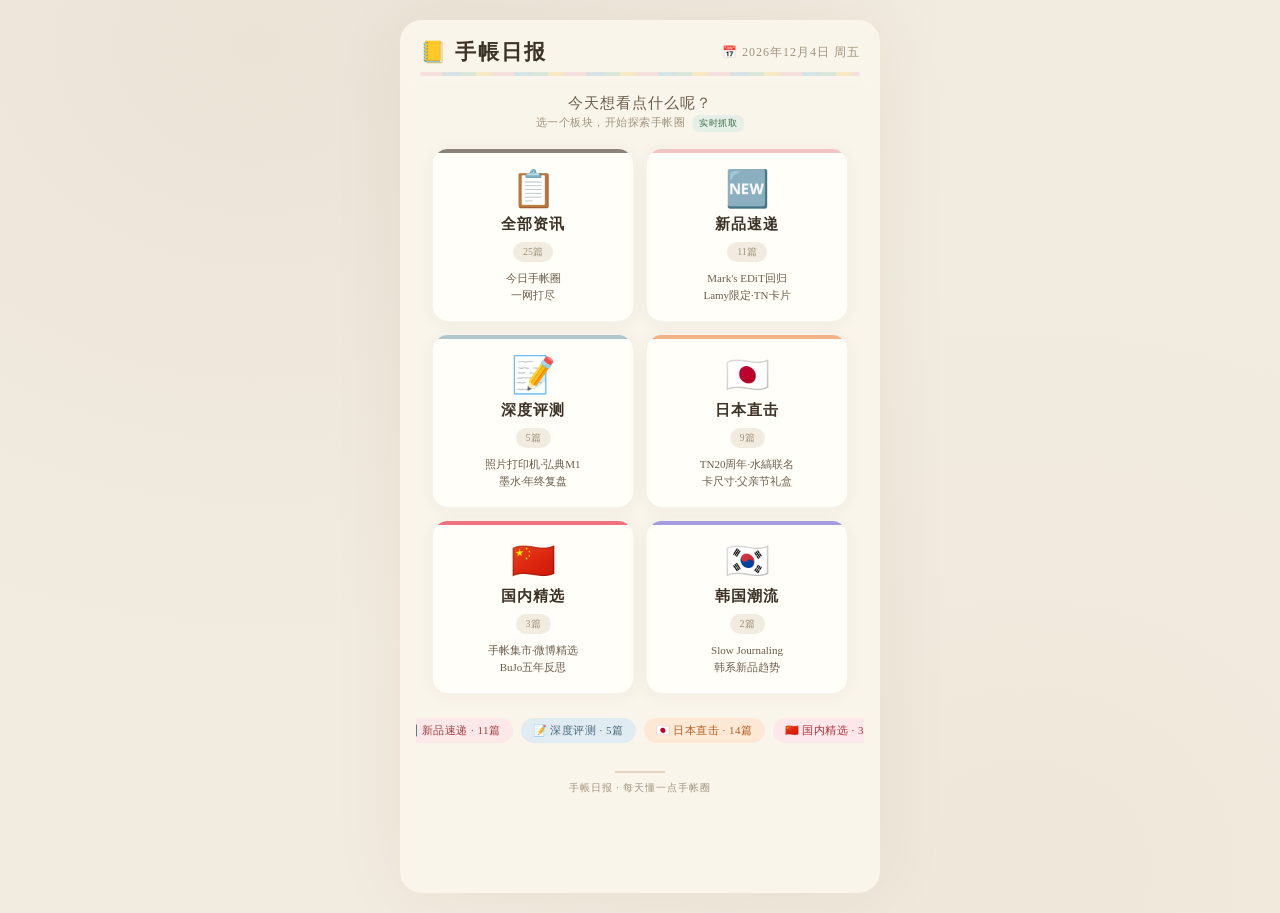
<file: techo-daily/index.html>
<!DOCTYPE html>
<html lang="zh-CN">
<head>
<meta charset="UTF-8">
<meta name="viewport" content="width=device-width, initial-scale=1.0">
<meta name="description" content="手帳日报 · 手帐圈每日资讯看板 —— 覆盖日本、韩国、国内新品速递、深度评测与趋势洞察，每天懂一点手帐圈。">
<meta http-equiv="Content-Security-Policy" content="default-src 'self'; script-src 'self' 'unsafe-inline'; style-src 'self' 'unsafe-inline' https://fonts.googleapis.com; font-src https://fonts.gstatic.com; img-src 'self' data: https:; connect-src 'self' https:;">
<title>📒 手帳日报 · 手帐圈每日看板</title>
<link rel="preload" as="style" href="https://fonts.googleapis.com/css2?family=Noto+Serif+SC:wght@300;400;600;700&display=swap" onload="this.onload=null;this.rel='stylesheet'">
<noscript><link rel="stylesheet" href="https://fonts.googleapis.com/css2?family=Noto+Serif+SC:wght@300;400;600;700&display=swap"></noscript>
<style>
:root{--p:#faf5eb;--p2:#f2ece0;--c:#fffef9;--l:#e2d6c0;--l2:#d4c8ad;--i:#3d3226;--i2:#6b5d4b;--i3:#a0937d;--pk:#e8a0a0;--bl:#7b9eae;--mt:#8db5a0;--yl:#e0c97f;--lv:#b8a9c9;--wpk:#f2d5d5;--wbl:#c5d9e0;--wmt:#c8dfd3;--wyl:#f3e5b0;--sh:0 2px 16px rgba(60,40,20,.05);--sh2:0 4px 24px rgba(60,40,20,.1);--r:16px;--rs:10px}
*{margin:0;padding:0;box-sizing:border-box}
body{font-family:'Noto Serif SC','STSong','Songti SC','SimSun',serif;background:#f2ece0;background-image:radial-gradient(ellipse at 20% 5%,rgba(180,160,140,.12) 0%,transparent 50%),radial-gradient(ellipse at 80% 95%,rgba(200,170,140,.08) 0%,transparent 50%);color:var(--i);min-height:100vh;display:flex;justify-content:center;-webkit-font-smoothing:antialiased}
.app{width:100%;max-width:480px;background:var(--p);min-height:100vh;position:relative;overflow-x:hidden;box-shadow:0 0 80px rgba(80,50,20,.06)}
@media(min-width:481px){body{padding:20px 0}.app{border-radius:22px;min-height:calc(100vh - 40px)}}
.hd{padding:18px 20px 10px;position:sticky;top:0;z-index:100;background:linear-gradient(180deg,var(--p) 80%,rgba(250,245,235,.94) 95%,transparent);backdrop-filter:blur(8px)}
.hd-row{display:flex;align-items:center;justify-content:space-between;margin-bottom:6px}
.hd-logo{font-size:21px;font-weight:700;letter-spacing:2px;display:flex;align-items:center;gap:4px}
.hd-date{font-size:12px;color:var(--i3);letter-spacing:1px}
.hd-div{height:4px;background:repeating-linear-gradient(90deg,var(--wpk) 0,var(--wpk) 22px,var(--wbl) 22px,var(--wbl) 40px,var(--wmt) 40px,var(--wmt) 56px,var(--wyl) 56px,var(--wyl) 72px);border-radius:2px;margin-top:6px;opacity:.65}
.scene{display:none;padding:0 16px 80px}.scene.active{display:block}
.back-btn{display:inline-flex;align-items:center;gap:4px;padding:5px 12px;border-radius:18px;border:1.5px solid var(--l);background:var(--c);color:var(--i2);font-size:11px;cursor:pointer;letter-spacing:.5px;transition:all .2s;flex-shrink:0}
.back-btn:active{transform:scale(.95);background:var(--p2)}
.ft{text-align:center;padding:18px;font-size:10px;color:var(--i3);letter-spacing:1px}.ft-div{width:50px;height:2px;background:var(--l);margin:0 auto 8px;border-radius:1px}
.bt{position:fixed;bottom:22px;right:calc(50% - 222px);width:38px;height:38px;border-radius:50%;background:var(--c);border:1px solid var(--l);box-shadow:var(--sh);display:flex;align-items:center;justify-content:center;font-size:16px;cursor:pointer;opacity:0;pointer-events:none;transition:opacity .3s;z-index:50}.bt.v{opacity:1;pointer-events:auto}
.hero{padding:8px 16px 12px;text-align:center}.hero h2{font-size:15px;font-weight:400;color:var(--i2);letter-spacing:1px;margin-bottom:2px}.hero p{font-size:11px;color:var(--i3);letter-spacing:.5px}
.nav-grid{display:grid;grid-template-columns:1fr 1fr;gap:12px;padding:4px 16px 20px}
.nav-card{background:var(--c);border-radius:var(--r);padding:22px 16px 18px;box-shadow:var(--sh);cursor:pointer;transition:all .22s;position:relative;overflow:hidden;border:1px solid rgba(200,180,150,.15);text-align:center;display:flex;flex-direction:column;align-items:center;gap:8px}
.nav-card:active{transform:scale(.96)}.nav-card .nc-ico{font-size:36px;line-height:1}.nav-card .nc-ttl{font-size:15px;font-weight:700;color:var(--i);letter-spacing:1px}.nav-card .nc-cnt{font-size:10px;color:var(--i3);background:var(--p2);padding:3px 10px;border-radius:10px}.nav-card .nc-desc{font-size:11px;color:var(--i2);line-height:1.5}
.nav-card.nc-new{--accent:var(--pk)}.nav-card.nc-review{--accent:var(--bl)}.nav-card.nc-jp{--accent:#e8833a}.nav-card.nc-cn{--accent:#e6162d}.nav-card.nc-kr{--accent:#6a5acd}.nav-card.nc-all{--accent:var(--i)}
.nav-card::after{content:'';position:absolute;top:0;left:0;right:0;height:4px;background:var(--accent);border-radius:0 0 2px 2px;opacity:.6}
.stats{display:flex;gap:8px;padding:4px 16px 10px;overflow-x:auto;scrollbar-width:none;justify-content:center}.stats::-webkit-scrollbar{display:none}
.sc{padding:5px 12px;border-radius:16px;font-size:11px;white-space:nowrap;letter-spacing:.5px}
.sc.nc-new{background:#fce8e8;color:#a04040}.sc.nc-review{background:#e0ecf2;color:#4a6b7a}.sc.nc-jp{background:#fde8d5;color:#b06020}.sc.nc-cn{background:#fce8ea;color:#b0303a}.sc.nc-kr{background:#ece8f7;color:#5a4a7a}
.list-header{padding:0 16px 12px;display:flex;align-items:center;gap:8px}.list-header .lh-ico{font-size:28px}.list-header .lh-info{flex:1}.list-header .lh-ttl{font-size:18px;font-weight:700;letter-spacing:1px}.list-header .lh-sub{font-size:11px;color:var(--i3);letter-spacing:.5px}
.feed{display:flex;flex-direction:column;gap:12px}
.cd{background:var(--c);border-radius:var(--r);padding:15px 17px;box-shadow:var(--sh);cursor:pointer;transition:all .22s;position:relative;overflow:hidden;border:1px solid rgba(200,180,150,.15)}
.cd::before{content:'';position:absolute;left:0;top:14px;bottom:14px;width:3px;border-radius:2px;opacity:.45}
.cd.t-new::before{background:var(--pk)}.cd.t-review::before{background:var(--bl)}.cd.t-jp::before{background:#e8833a}.cd.t-cn::before{background:#e6162d}.cd.t-kr::before{background:#6a5acd}.cd.t-inspo::before{background:var(--lv)}.cd.t-event::before{background:var(--yl)}
.cd:active{transform:scale(.985)}
.cd-top{display:flex;align-items:center;justify-content:space-between;margin-bottom:7px}
.cd-src{display:flex;align-items:center;gap:5px;font-size:10px;color:var(--i3);letter-spacing:.5px}
.cd-av{width:18px;height:18px;border-radius:50%;display:flex;align-items:center;justify-content:center;font-size:9px;font-weight:700;color:#fff;flex-shrink:0}
.av-wad{background:#5b7b8a}.av-gs{background:#3d4a55}.av-moi{background:#6b5b7b}.av-tf{background:#c17d3a}.av-kok{background:#c41e2a}.av-md{background:#5a7d4a}.av-wb{background:#e6162d}.av-xhs{background:#fe2c55}.av-bl{background:#fb7299}.av-hobo{background:#e8833a}.av-mt{background:#c8a45c}.av-pl{background:#1a3a5c}.av-ooh{background:#d4a0a0}.av-ico{background:#6b8eaa}.av-mot{background:#8b6b5a}
.cd-badge{font-size:9px;padding:2px 9px;border-radius:10px;letter-spacing:.5px;font-weight:600}
.bd-new{background:#fce8e8;color:#a04040}.bd-review{background:#e0ecf2;color:#4a6b7a}.bd-jp{background:#fde8d5;color:#b06020}.bd-cn{background:#fce8ea;color:#b0303a}.bd-kr{background:#ece8f7;color:#5a4a7a}.bd-inspo{background:#f3ecf7;color:#6a5a7a}.bd-event{background:#faf0d7;color:#8a7030}
.cd-title{font-size:15px;font-weight:700;line-height:1.5;margin-bottom:5px}
.cd-desc{font-size:12px;line-height:1.65;color:var(--i2);display:-webkit-box;-webkit-line-clamp:3;-webkit-box-orient:vertical;overflow:hidden}
.cd-img{width:100%;height:150px;object-fit:cover;border-radius:var(--rs);margin-top:9px;background:var(--p2);aspect-ratio:3/2}
.cd-foot{display:flex;align-items:center;justify-content:space-between;margin-top:8px;font-size:10px;color:var(--i3)}
.cd-lang{font-size:9px;padding:2px 7px;border-radius:7px;background:var(--p2);color:var(--i3)}
.emp{text-align:center;padding:50px 20px;color:var(--i3)}.emp-emoji{font-size:42px;margin-bottom:10px;opacity:.5}.emp-txt{font-size:13px;letter-spacing:1px}
.mo{position:fixed;inset:0;background:rgba(40,30,20,.5);z-index:200;display:flex;align-items:flex-end;justify-content:center;opacity:0;pointer-events:none;transition:opacity .3s}.mo.on{opacity:1;pointer-events:auto}
.ms{width:100%;max-width:480px;max-height:92vh;background:var(--c);border-radius:24px 24px 0 0;display:flex;flex-direction:column;transform:translateY(100%);transition:transform .38s cubic-bezier(.32,.72,0,1);overflow:hidden}.mo.on .ms{transform:translateY(0)}
.ms-handle{width:36px;height:5px;background:var(--l);border-radius:3px;margin:10px auto 4px;flex-shrink:0}
.ms-scroll{overflow-y:auto;-webkit-overflow-scrolling:touch;padding:0 20px 30px}
.ms-top{display:flex;align-items:center;justify-content:space-between;margin-bottom:10px}
.ms-src{display:flex;align-items:center;gap:7px;font-size:11px;color:var(--i3)}
.ms-close{width:30px;height:30px;border-radius:50%;border:1px solid var(--l);background:none;font-size:16px;cursor:pointer;display:flex;align-items:center;justify-content:center;color:var(--i2);flex-shrink:0}
.ms-ttl{font-size:18px;font-weight:700;line-height:1.5;margin-bottom:8px}.ms-img{width:100%;max-height:210px;object-fit:cover;border-radius:var(--rs);margin-bottom:12px;background:var(--p2);aspect-ratio:4/3}
.ms-sec{font-size:10px;font-weight:700;letter-spacing:2px;color:var(--i3);margin:16px 0 6px;text-transform:uppercase;padding-bottom:3px;border-bottom:1px dashed var(--l);display:flex;align-items:center;gap:6px}
.ms-summary{font-size:14px;line-height:1.85;color:var(--i);text-align:justify;background:#fdf9f2;padding:14px;border-radius:var(--rs);border:1px solid var(--l)}
.ms-full{font-size:13px;line-height:1.9;color:var(--i);text-align:justify}.ms-full p{margin-bottom:10px}
.ms-orig{font-size:12px;line-height:1.7;color:var(--i2);background:var(--p2);padding:13px;border-radius:var(--rs);font-style:italic;white-space:pre-wrap}
.ms-link{display:block;margin-top:12px;padding:11px;text-align:center;border-radius:var(--rs);background:var(--i);color:#fff;text-decoration:none;font-size:12px;letter-spacing:1px;font-weight:600;transition:opacity .2s}.ms-link:active{opacity:.8}
.ms-meta{text-align:center;margin-top:8px;font-size:10px;color:var(--i3)}
.src-tag{display:inline-block;font-size:9px;padding:2px 7px;border-radius:7px;margin-left:4px}.src-tag.scraped{background:#e5efe8;color:#3a6a45}.src-tag.partial{background:#faf0d7;color:#8a7030}
.sr-only{position:absolute;width:1px;height:1px;padding:0;margin:-1px;overflow:hidden;clip:rect(0,0,0,0);white-space:nowrap;border:0}.sr-only:focus{position:static;width:auto;height:auto;margin:0;overflow:visible;clip:auto;white-space:normal;padding:10px 20px;background:var(--i);color:#fff;font-size:13px;text-decoration:none;display:block;text-align:center;z-index:9999}
</style>
</head>
<body>
<a href="#scHome" class="sr-only">跳转到主要内容</a>
<div class="app" id="app">
<div class="hd"><div class="hd-row"><button class="back-btn" id="backBtn" onclick="showHome()" style="display:none">← 首页</button><div class="hd-logo">📒 手帳日报</div><div class="hd-date" id="hdDate"></div></div><div class="hd-div"></div></div>

<!-- 第1层：首页导航 -->
<div class="scene active" id="scHome">
<div class="hero"><h2>今天想看点什么呢？</h2><p>选一个板块，开始探索手帐圈 <span class="src-tag scraped">实时抓取</span></p></div>
<div class="nav-grid">
<div class="nav-card nc-all" onclick="showList('all')"><span class="nc-ico">📋</span><span class="nc-ttl">全部资讯</span><span class="nc-cnt">25篇</span><span class="nc-desc">今日手帐圈<br>一网打尽</span></div>
<div class="nav-card nc-new" onclick="showList('new')"><span class="nc-ico">🆕</span><span class="nc-ttl">新品速递</span><span class="nc-cnt">11篇</span><span class="nc-desc">Mark's EDiT回归<br>Lamy限定·TN卡片</span></div>
<div class="nav-card nc-review" onclick="showList('review')"><span class="nc-ico">📝</span><span class="nc-ttl">深度评测</span><span class="nc-cnt">5篇</span><span class="nc-desc">照片打印机·弘典M1<br>墨水·年终复盘</span></div>
<div class="nav-card nc-jp" onclick="showList('jp')"><span class="nc-ico">🇯🇵</span><span class="nc-ttl">日本直击</span><span class="nc-cnt">9篇</span><span class="nc-desc">TN20周年·水縞联名<br>卡尺寸·父亲节礼盒</span></div>
<div class="nav-card nc-cn" onclick="showList('cn')"><span class="nc-ico">🇨🇳</span><span class="nc-ttl">国内精选</span><span class="nc-cnt">3篇</span><span class="nc-desc">手帐集市·微博精选<br>BuJo五年反思</span></div>
<div class="nav-card nc-kr" onclick="showList('kr')"><span class="nc-ico">🇰🇷</span><span class="nc-ttl">韩国潮流</span><span class="nc-cnt">2篇</span><span class="nc-desc">Slow Journaling<br>韩系新品趋势</span></div>
</div>
<div class="stats" id="stats"></div>
<div class="ft"><div class="ft-div"></div>手帳日报 · 每天懂一点手帐圈</div>
</div>

<!-- 第2层：列表页 -->
<div class="scene" id="scList">
<div class="list-header"><span class="lh-ico" id="lhIco"></span><div class="lh-info"><div class="lh-ttl" id="lhTtl"></div><div class="lh-sub" id="lhSub"></div></div></div>
<div class="feed" id="feed"></div>
<div class="ft" style="padding-top:10px"><div class="ft-div"></div>手帳日报 · 每天懂一点手帐圈</div>
</div>
</div>
<div class="mo" id="mo"><div class="ms" id="ms"><div class="ms-handle"></div><div class="ms-scroll" id="msSc"></div></div></div>
<div class="bt" id="bt" onclick="window.scrollTo({top:0,behavior:'smooth'})">↑</div>

<script>
// ═════════════════════ 实时数据 ═════════════════════
// 抓取时间: 2026-05-22 · 源: web_fetch + browser · v5 🔥今日更新
const D = [
// ── 🆕 新品速递 ──
// 🔥 今日新增 (5/22)
{id:0,cat:"new",title:"🔥 Mark's EDiT 笔记本全线回归！Ana称为「Tomoe River替代品」",src:{n:"The Well-Appointed Desk",k:"wad",l:"EN"},badge:"今日新增",badgeCls:"bd-new",time:"2026-05-22",img:"https://i0.wp.com/www.wellappointeddesk.com/wp-content/uploads/2026/05/all-sizes.jpg",link:"https://www.wellappointeddesk.com/",region:"us",
desc:"手帐圈重磅！WAD今日头版：Mark's EDiT笔记本A5/B6/B7全线补货。320页·52.3g纸·钢笔友好·彩色透明封面。Ana称其为「我的Tomoe River替代品」——I know, them's fightin' words!",
summary:"The Well-Appointed Desk今天头版头条：Mark's EDiT笔记本终于在WAD商店补货了！A5、B6和B7 Semi三个尺寸全部到货，配套彩色透明封面和替换内芯同步发售。\n\n这是去年Ana在DC Pen Show上通过Pilot USA盲测试纸发现的宝藏——52.3g/m²的「NEO AGENDA for EDiT」纸张，薄如Tomoe River但比52g TR更滑顺，钢笔书写完全不洇不背透。320页的惊人容量装在一个轻薄的笔记本里。Ana在评测中写道：「I don't think there's higher praise——这本小本子改变了我的生活。」\n\n彩色塑料封面带透明拉链口袋——可以塞贴纸、名片和ephemera。Ana同步上架了Retro Rainbow复古彩虹贴纸系列（10款不同颜色主题的复古图案：鸟、花、打字机…还有果冻）。",
full:"【实时抓取】The Well-Appointed Desk 2026年5月22日头版\n\n🔥 Mark's EDiT 笔记本全线回归 WAD 商店！\n\n📓 尺寸：A5 / B6 / B7 Semi\n📄 纸张：Mark's 原创「NEO AGENDA for EDiT」52.3g/m²\n📄 页数：320页\n📄 装订：线装+书脊胶带（可180°平摊）\n📄 网格：5mm淡灰色\n📄 封面：牛皮纸+彩色塑料保护套（带透明拉链口袋）\n\n🖋 钢笔表现：\n• Ana的评价：「a little smoother than your average Tomoe River 52gsm」——比普通巴川纸更顺滑\n• 普通书写：零洇墨、极小背透、无羽化\n• Sheen表现待测（Ana忘记测了——「you know, for science」）\n• 定位：Ana称其为「my go-to alternative to Tomoe River」（Tomoe River替代品首选）\n\n📖 Ana的B7评测回顾（2025年10月）：\n• 在DC Pen Show上通过Pilot USA的盲测试纸接触到EDiT\n• B7 Semi尺寸（70×120mm）像手掌大小的「反手机工具」——想刷Instagram时就掏出它来写brainstorm和待办\n• 「I was not expecting it to revolutionize my life but I think it did. I don't think there's higher praise, do you?」\n• Pilot USA将从2026年开始在美国分销Mark's EDiT\n\n🛍 WAD商店同步上架：Retro Rainbow 复古彩虹贴纸系列——10款不同颜色主题，每款含鸟、花、打字机等古怪复古图案。",
orig:"The big news this week: Mark's EDiT notebooks are finally back in stock! A5, B6 and B7 Semi-sized notebooks with clear covers. These notebooks feature amazing fountain pen-friendly paper and 320 sheets per book. 'I know! Them's fightin' words!' — referring to calling it her go-to alternative to Tomoe River."},
{id:-1,cat:"new",title:"Pilot Frixion Waai 可擦凝胶笔上线：0.5mm·8色可选·单支零售",src:{n:"The Gentleman Stationer",k:"gs",l:"EN"},badge:"今日新增",badgeCls:"bd-new",time:"2026-05-22",img:"",link:"https://www.gentlemanstationer.com/blog/2026/5/21/holiday-weekend-sale-take-10-off-paper-and-ink-using-tokyo10-at-checkout",region:"jp",
desc:"GS今天更新：Pilot Frixion Waai可擦凝胶笔正式上线，0.5mm尖+8种颜色，单支零售。Frixion系列的可擦墨水技术——写错了用手擦掉重写，手帐er救星。",
summary:"Gentleman Stationer今天更新了产品线，新增Pilot Frixion Waai可擦凝胶笔。这是Pilot Frixion系列的新成员——0.5mm笔尖配合经典的摩擦生热可擦技术，使用笔尾的橡胶头在字迹上摩擦即可消除。8种颜色可选，单支零售（不像部分系列只能整盒买）。对于手帐er来说，可擦笔意味着写错了不用涂改液或贴纸遮掩，直接擦掉重来——特别适合子弹笔记和待办清单这种需要频繁修改的场景。",
full:"【实时抓取】The Gentleman Stationer 2026年5月22日更新\n\nPilot Frixion Waai 可擦凝胶笔\n✒️ 笔尖：0.5mm\n🎨 颜色：8色可选\n🛒 销售方式：单支零售\n🔧 技术：Pilot Frixion摩擦生热可擦墨水\n\nFrixion系列是手帐圈的经典工具——写错后不用涂改液，用笔尾橡胶头摩擦字迹即可消除。注意：不要用于重要文件归档（高温环境可能导致字迹消失），也不要在极端低温下使用（字迹可能复现）。",
orig:"Pilot Frixion Waai Erasable Gel Pens. Now available individually, the Frixion Waai pens combine a .5mm tip with Pilot's erasable Frixion ink technology. We have up to 8 colors, all of which are available individually."},
{id:-2,cat:"new",title:"TWSBI ECO Bahama Yellow 巴哈马黄限定色补货+Diamond 580补货",src:{n:"The Gentleman Stationer",k:"gs",l:"EN"},badge:"今日新增",badgeCls:"bd-new",time:"2026-05-22",img:"",link:"https://www.gentlemanstationer.com/blog/2026/5/21/holiday-weekend-sale-take-10-off-paper-and-ink-using-tokyo10-at-checkout",region:"jp",
desc:"TWSBI人气限定色Bahama Yellow（巴哈马黄）ECO补货到仓！同时Diamond 580和ECO系列多个断货款也恢复库存。台湾三文堂活塞钢笔一直是手帐圈高性价比之选。",
summary:"TWSBI（台湾三文堂）的ECO系列在手帐圈有「活塞钢笔入门之王」的称号。今天GS宣布Bahama Yellow巴哈马黄限定色ECO补货到仓——这款明黄色限定之前多次断货，二手市场一度溢价。同时补货的还有TWSBI Diamond 580和ECO系列中多个之前断货的款式和笔尖规格。\n\nTWSBI ECO以不到$35的价格提供活塞上墨+透明笔身+钢尖的配置，是手帐圈墨水试色和日常书写的高性价比选择。Bahama Yellow限定色尤其受追捧因为颜色太适合夏天。",
full:"【实时抓取】The Gentleman Stationer 2026年5月22日更新\n\nTWSBI ECO Bahama Yellow 巴哈马黄限定色补货\n🖋 品牌：TWSBI（台湾三文堂）\n🖋 系列：ECO 活塞钢笔\n🖋 颜色：Bahama Yellow 巴哈马黄（限定色）\n🖋 特点：活塞上墨+透明笔身+钢尖，约$35\n\n同步补货：TWSBI Diamond 580 系列 + ECO 系列多个断货款和笔尖规格。\n\nTWSBI ECO是手帐圈口碑极佳的入门级活塞钢笔。Bahama Yellow限定色之前断货时二手价曾到$50+。",
orig:"TWSBI ECO Bahama Yellow Restock. We've received a shipment of additional Bahama Yellow fountain pens, as well as more TWSBI Diamond 580 and ECOs in styles and nib sizes that have been out of stock."},
{id:1,cat:"new",title:"Lamy Safari 2026限定色发布：霓虹粉 & 霓虹黄 全系列登场",src:{n:"The Gentleman Stationer",k:"gs",l:"EN"},badge:"实时抓取",badgeCls:"bd-new",time:"2026-05-22",img:"https://images.squarespace-cdn.com/content/v1/5349ba13e4b095a3fb0ba65c/3e4b006c-3156-4bc5-b518-4663ee7b942d/Lamy-Safari-Neons.jpg",link:"https://www.gentlemanstationer.com/blog/2026/5/21/holiday-weekend-sale-take-10-off-paper-and-ink-using-tokyo10-at-checkout",region:"jp",
desc:"Lamy Safari 2026年度限定色正式发布：Neon Pink与Neon Yellow双色出击，覆盖钢笔(EF-M)、宝珠笔、圆珠笔和自动铅笔全产品线。Memorial Day促销纸墨10%OFF。",
summary:"The Gentleman Stationer本周头号新闻：Lamy Safari 2026特别限定色Neon Pink和Neon Yellow正式到货。这是手帐圈每年最期待的「Safari限定季」——两款高饱和度的霓虹色，ABS树脂笔身+钢尖+标志性大回形针笔夹，覆盖钢笔（EF/F/M/B四尖）、宝珠笔、圆珠笔和自动铅笔全系列。GS同步开启Memorial Day长周末促销（至5/25），纸品和墨水10%OFF折扣码TOKYO10。博主透露他正在东京采购更多日本限定新品。",
full:"【实时抓取】The Gentleman Stationer 2026年5月22日发布\n\nLamy Safari 2026年度特别限定色「Neon Pink 霓虹粉」和「Neon Yellow 霓虹黄」正式发布。Safari系列是德国Lamy的入门级主力钢笔，也是全球手帐圈最受欢迎的书写工具之一，每年的限定色发布堪比圈内盛事。\n\n全系列产品：钢笔（EF/F/M/B四种笔尖）、宝珠笔、圆珠笔、自动铅笔。采用轻量耐用的ABS树脂笔身，标志性大回形针笔夹，钢尖书写表现顺滑可靠。今年霓虹色饱和度极高，非常适合夏日手帐主题。\n\nGS同步公布了Memorial Day长周末促销：即日起至5月25日，纸品和墨水全线10% OFF，折扣码 TOKYO10。博主本人正在东京「actively looking for more」日本限定好货。",
orig:"The new Lamy Safaris are here, in both Neon Pink and Neon Yellow! In addition to the fountain pens, we have the rollerballs and ballpoints and mechanical pencils. Through Monday evening (5/25), take 10% off Paper and Ink using 'TOKYO10' at checkout. I'm over here in Japan actively looking for more!"},
{id:2,cat:"new",title:"本周新品大集合：Sarasa全线·Blackwing343·Lochby活页·Kaweco滚珠",src:{n:"The Gentleman Stationer",k:"gs",l:"EN"},badge:"实时抓取",badgeCls:"bd-new",time:"2026-05-22",img:"https://images.squarespace-cdn.com/content/v1/5349ba13e4b095a3fb0ba65c/e124b1ed-169a-4e4c-b81f-43417bb08a31/Tokyo-Sale-image.jpeg",link:"https://www.gentlemanstationer.com/blog/2026/5/21/holiday-weekend-sale-take-10-off-paper-and-ink-using-tokyo10-at-checkout",region:"jp",
desc:"GS本周8款新品密集到仓：Zebra Sarasa Clip标准线全色20+色·Milk&Decoshine·Blackwing Vol.343·Lochby 6孔活页+Tomoe River内页·Kaweco Sport滚珠/圆珠笔·CDT皮革系列。",
summary:"本周GS一口气上架了8款新品。1) Zebra Sarasa Clip凝胶笔标准版——超过20种颜色、0.3-0.7mm四种笔尖到齐；2) Sarasa Milk&Decoshine特殊系列——分别针对黑纸书写和珠光效果；3) Blackwing Volume 343铅笔——以经典电视测试图案为灵感，Extra-Firm石墨芯；4) Lochby Field Binder 6孔活页系统——搭配Tomoe River 68g内页，是年度最受关注的新形态笔记本；5) Lochby Field Sling A5收纳袋全色补货；6) Kaweco Sport滚珠笔和圆珠笔新上线；7) Craft Design Technology皮革收纳系列扩展。博主在东京采购更多新品中。",
full:"【实时抓取】The Gentleman Stationer 本周新品完整清单（2026年5月22日发布）：\n\n1. Zebra Sarasa Clip凝胶笔标准版：超过20种墨水颜色+0.3/0.4/0.5/0.7mm四种笔尖\n2. Zebra Sarasa Milk&Decoshine：Milk系列适合黑纸书写，Decoshine珠光系列\n3. Blackwing Volume 343铅笔：经典电视测试图配色，Extra-Firm石墨芯\n4. Lochby Field Binder 6孔活页系统：可自由配置，配Tomoe River 68g内页\n5. Lochby Field Sling A5收纳袋：全色补货\n6. Kaweco Sport 滚珠笔&圆珠笔：经典口袋笔新品类\n7. Craft Design Technology 皮革收纳系列扩展\n8. 数千支凝胶笔也于近日到仓\n\n博主特别在最后提到：「I kind of wish I had brought one of these (Lochby Field Sling) with me to Tokyo as a secondary carry device.」",
orig:"This week's drops: 1) Zebra Sarasa Clip Gel Pens 20+ colors, 4 tip sizes. 2) Sarasa Milk & Decoshine lines. 3) Blackwing Volume 343 Pencils - TV test pattern inspired, extra-firm graphite. 4) Lochby Field Binder 6-Ring with Tomoe River 68g refills. 5) Lochby Field Sling A5 back in stock. 6) Kaweco Sport Rollerballs & Ballpoints. 7) CDT Leather Cases expanded."},
{id:3,cat:"new",title:"TN Card Size 20周年套装正式发售：手掌大小的TN新形态 ¥8,800",src:{n:"TRAVELER'S FACTORY",k:"tf",l:"JP"},badge:"实时抓取",badgeCls:"bd-new",time:"2026-03-24",img:"https://image.jimcdn.com/app/cms/image/transf/dimension=569x10000:format=jpg/path/s35c45e6d3395b2ad/image/id85d1b7aa8661074/version/1775554686/image.jpg",link:"https://www.travelers-factory.com/topics/2026/traveler-s-notebook-card-size-set-1/",region:"jp",
desc:"Traveler's Notebook 20周年纪念推出全新Card Size（卡片尺寸）套装：110×75mm可放入牛仔裤口袋。含牛皮封面+4本MD内芯+棉质拉链袋+牛皮纸文件夹+连接绑带，¥8,800。4月23日发售。",
summary:"这是TN诞生20年来首次推出全新的卡片尺寸（Card Size）。尺寸仅110×75mm——掌中大小，可以轻松塞进牛仔裤口袋。20周年套装包含：牛革封面（黑/茶两色，背面20周年Logo刻印）、4本MD用纸内芯（白2+奶油2）、棉质拉链袋（可兼做迷你钱包/名片夹）、牛皮纸文件夹、2条连接绑带和备用橡皮筋。定价¥8,800（约460元）。实体店采取事前抽选贩售（3/24-4/5已截止），但线上商店4/23直接发售无需抽选。",
full:"【实时抓取】TRAVELER'S FACTORY官方发布（2026年3月24日）\n\nTRAVELER'S NOTEBOOK诞生20周年纪念之作——Card Size卡片尺寸套装。\n\n📐 规格：110×75mm（不含绑带）——比Regular小约40%\n👜 颜色：黑 / 茶 两种\n💰 价格：¥8,800（税込）\n📅 发售：2026年4月23日\n\n套装内容：\n• 01 コットンケース（棉质保护袋）\n• 02 牛革カバー（牛皮封面，20周年Logo背面刻印）\n• 03 ノートリフィル MD用紙ホワイト 無罫×2册\n• 04 ノートリフィル MD用紙クリーム 無罫×2册\n• 05 コットンジッパーケース（棉质拉链袋）\n• 06 クラフトファイル（牛皮纸文件夹）\n• 07 連結バンド×2\n• 08 スペアゴムバンド（备用橡皮筋）\n\n販売方式：实体店事前抽选（已截止）/ 线上商店4/23 11:00直接发售无需抽选。\n\nTN官方的文案写道：「20年前、最初にトラベラーズノートを手にしたときに感じた、何かがはじまりそうな予感を今でも鮮明に思い出すことができます。」",
orig:"トラベラーズノート カードサイズ 20周年セット 黒 / 茶 8,800円（税込）。110×75mm。牛革カバー+MD用紙リフィル4冊+コットンジッパーケース+クラフトファイル+連結バンド2本+スペアゴム。4月23日発売。オンラインショップは抽選不要。"},
{id:4,cat:"new",title:"TN Card Size专属配件：超迷你笔·彩铅套装·VICTORINOX工具",src:{n:"TRAVELER'S FACTORY",k:"tf",l:"JP"},badge:"实时抓取",badgeCls:"bd-new",time:"2026-04-22",img:"https://image.jimcdn.com/app/cms/image/transf/dimension=569x10000:format=jpg/path/s35c45e6d3395b2ad/image/ie507e6c4131427c3/version/1776422848/image.jpg",link:"https://www.travelers-factory.com/topics/2026/items-for-card-size/",region:"jp",
desc:"TN为Card Size推出专属配件系列。9.1cm超极细铝制笔¥880、12色迷你彩铅套装¥550、VICTORINOX联名工具、卡片型菲涅尔透镜¥330等。4/23同步发售。",
summary:"随Card Size同步发售的是一整套精心挑选的迷你配件。核心单品：オート手帳用ボールペン/シャープペン（全长仅9.1cm、重3g，附卡片型笔夹）¥880、ゼブラ手帳用ペン（10cm、稍粗但更好握）¥440、TF迷你彩铅12色套装（日本老铺铅笔厂制，含削笔器+橡皮）¥550、VICTORINOX Classic SD绿色联名军刀¥3,740、VICTORINOX折叠式指甲刀¥1,870、バーニングレンズ（菲涅尔透镜，可用于放大或野外取火）¥330、迷你卡片4款各¥198、以及黄铜吊坠和标签等。所有配件均设计为可放入Card Size的拉链袋中。",
full:"【实时抓取】TRAVELER'S FACTORY官方发布（2026年4月22日）\n\nCard Size专属配件「トラベラーズノート カードサイズと一緒に使いたいアイテム」完整清单：\n\n✒️ オート 手帳用ボールペン / シャープペンシル 各¥880\n全长9.1cm·直径3.6mm·重3g——「決して書きやすいとは言えませんが」连官方都承认不是最好写的笔，但「存在を忘れそうになるほどのコンパクトさ」——小到你会忘记它的存在。附卡片型笔夹。\n\n✒️ ゼブラ 手帳用ボールペン / シャープペン 各¥440\n全长10cm·直径5.5mm——比オート稍粗但更好握，不锈钢简约设计。\n\n🎨 TF ミニカラーペンシル ¥550\n12色彩铅+削笔器+橡皮全套。45mm×4mm迷你尺寸，日本老铺铅笔厂制。\n\n🃏 TF ミニカード 4柄 各¥198\n登机牌/拼贴/航空邮件/旅行条纹四种图案。\n\n🔪 VICTORINOX クラシックSD メッセージ 緑 ¥3,740\n7功能瑞士军刀，58mm迷你尺寸。\n\n🔪 VICTORINOX ネイルクリッパー ¥1,870\n折叠式指甲刀，瑞士制造。\n\n🔍 バーニングレンズ ¥330\n菲涅尔透镜——可放大观察花草昆虫，也可野外聚光取火。\n\n🏷 TF チャーム / ブラスタグ ¥880-1,760",
orig:"Card Size items: オート超極細ペン¥880(9.1cm/3g)、ゼブラ手帳用ペン¥440、TFミニカラーペンシル¥550(12色)、VICTORINOXクラシックSD¥3,740、ネイルクリッパー¥1,870、バーニングレンズ¥330、ミニカード各¥198、チャーム¥1,760。"},
{id:5,cat:"new",title:"水縞×TN联名POP-UP：大人阅读日记+三年日记+缤纷纸手帐 5/13-6/8",src:{n:"TRAVELER'S FACTORY",k:"tf",l:"JP"},badge:"实时抓取",badgeCls:"bd-new",time:"2026-05-08",img:"https://image.jimcdn.com/app/cms/image/transf/dimension=569x10000:format=jpg/path/s35c45e6d3395b2ad/image/i3d7850c3edda80d7/version/1776850543/image.jpg",link:"https://www.travelers-factory.com/topics/2026/mizushima-2026/",region:"jp",
desc:"人气文具品牌「水縞」与TN的联名POP-UP正在举办中（至6/8）。主打「大人の読書感想日記」¥748、「大人のひとこと三年日記」¥748、缤纷纸手帐¥990，以及自由组合印章系列。",
summary:"水縞（Mizushima）是日本文具圈的人气品牌，以纸品质感和设计感的印章闻名。这次与TN在四家Traveler's Factory门店举办POP-UP（5/13-6/8）。\n\n三款联名主角：1)「大人の読書感想日記」TN内芯 ¥748——每页记录一本书，含五边形雷达图（学び/感動/面白さ/止まらなさ/装丁），共49册容量；2)「大人のひとこと三年日記」TN内芯 ¥748——每天只写一句话，第二年起可回顾去年今日；3) 水縞「イロイロ紙のスクラップブック 縞々」¥990——36页各种不同质感和颜色的纸（脆纸/粗纸/透明纸/横线纸等），普通写字也能每天不重样。\n\n此外还有水縞人气的「自在ハンコ」自由组合印章、イロイロメモパッド、大人のノート新作等。四店+线上同步，部分单品可能售罄。",
full:"【实时抓取】TRAVELER'S FACTORY官方发布（2026年5月8日）\n\n水縞×トラベラーズカンパニー コラボレーション＆POP-UP\n\n📅 期间：2026年5月13日（水）～6月8日（月）\n📍 门店：中目黑·机场·东京站·京都 + 线上商店\n\n联名商品详情：\n\n📖 大人の読書感想日記（TN内芯）¥748\n1页记录1本书，像小时候写读书感想一样。49册容量+「次に読みたい本リスト」。封面活版印刷，MD用纸。五边形雷达图评价5个维度。\n\n📖 大人のひとこと三年日記（TN内芯）¥748\n每天一句话的三年日记。第二年可以看去年今天的自己写了什么。首頁S/M/L三种目标设定。\n\n🎨 イロイロ紙のスクラップブック 縞々（水縞·Regular Size）¥990\n36页各种纸：脆脆的纸/粗糙的纸/透明纸/白纸/横线纸——每次翻页都是惊喜。封面是鲜艳条纹。\n\n🧩 自在ハンコ系列：透明亚克力底座上自由组合印章零件，精准定位盖印\n📝 イロイロメモパッド：TODO和日记便签，可贴到手帐里\n\n⚠️「転売目的でのご購入はお断りしております」——官方明确禁止转卖。",
orig:"水縞×トラベラーズカンパニー POP-UP 5/13-6/8。大人の読書感想日記¥748、大人のひとこと三年日記¥748、イロイロ紙のスクラップブック縞々¥990。自在ハンコ、イロイロメモパッドも展開。全4店舗+オンライン。"},
{id:6,cat:"new",title:"TN父亲节限定礼盒：VICTORINOX联名军刀·黄铜笔·木屋指甲刀·咖啡手磨",src:{n:"TRAVELER'S FACTORY",k:"tf",l:"JP"},badge:"实时抓取",badgeCls:"bd-new",time:"2026-05-20",img:"https://image.jimcdn.com/app/cms/image/transf/dimension=569x10000:format=jpg/path/s35c45e6d3395b2ad/image/i8b4383d4d88aeb5b/version/1778817157/image.jpg",link:"https://www.travelers-factory.com/topics/2026/father-s-day-2026-1/",region:"jp",
desc:"6/21父亲节。TN推出限定礼盒包装+精选礼物：VICTORINOX联名军刀¥3,740+皮套¥1,320、黄铜滚珠笔¥7,480、江户老铺木屋指甲刀¥1,100、HARIO手磨¥4,400等。5/20起。",
summary:"TN为父亲节策划了一整份充满TN式美学的礼物清单，5月20日起在全店和线上同步开启限定礼盒包装（使用原创父亲节贴纸）。精选礼物包括：VICTORINOX Classic SD联名瑞士军刀（绿色限定）¥3,740+定制皮革套¥1,320；TRC真鍮ローラーボールペン——可用钢笔墨水墨囊的黄铜滚珠笔 ¥7,480；江户时代创业的老字号「木屋」钢制指甲刀 ¥1,100+专属皮革套¥1,100；HARIO Column木制手磨咖啡机 ¥4,400；ANAheim鞋拔¥1,320；hillbrush英国马毛皮革护理刷 ¥4,180。每件都体现了TN的核心哲学——在日常工具中发现美感。",
full:"【实时抓取】TRAVELER'S FACTORY官方发布（2026年5月19日）\n\n父の日ギフト ラッピングサービス【5月20日より】\n\n🎁 限定包装：四店+线上，原创父亲节贴纸包装\n🎁 礼物精选：\n\n🔪 VICTORINOX クラシックSD メッセージ 緑 ¥3,740\n7功能（刀·剪刀·指甲锉·螺丝刀·牙签·镊子·钥匙环），附TN定制皮革套¥1,320\n\n🖊 TRC ブラス ローラーボールペン 真鍮無垢 ¥7,480\n可使用钢笔墨水墨囊的黄铜滚珠笔。真鍮经年变化养出独特包浆\n\n✂️ 木屋 爪切 黒 小 ¥1,100 + TF皮革套 ¥1,100\n江户时代创业的老字号刃物店，附防飞溅塑料罩\n\n☕ HARIO コーヒーミル コラム ¥4,400 + 清洁刷 ¥1,650\n陶瓷磨芯，滑盖防尘，木制简约设计\n\n👞 ANAheim STAR シューホーン ¥1,320（绿/海军蓝）\n80年历史加州工厂制，小巧便携带挂孔\n\n🪥 hillbrush スモールブラシ ¥4,180\n英国制马毛刷，波兰榉木柄，用于TN皮革上油抛光",
orig:"父の日ギフトラッピング5/20より。VICTORINOXクラシックSD緑¥3,740+レザーケース¥1,320。TRCブラスローラーボールペン¥7,480。木屋爪切¥1,100。HARIOコーヒーミル¥4,400。ANAheimシューホーン¥1,320。hillbrushブラシ¥4,180。"},
{id:7,cat:"new",title:"PILOT色彩雫「朝顔」2026夏季限定复刻：停产经典蓝墨回归",src:{n:"PILOT",k:"pl",l:"JP"},badge:"复刻限定",badgeCls:"bd-new",time:"2026-05-20",img:"",link:"https://www.pilot.co.jp/",region:"jp",
desc:"PILOT色彩雫初代24色之一「朝顔」以夏季限定版复刻。经典牵牛花蓝色，新配方增强耐光性+方形瓶身设计。停产期间二手价曾飙至原价2-3倍。",
summary:"PILOT色彩雫（Iroshizuku）系列是手帐圈最受欢迎的墨水系列之一。「朝顔（Asagao）」——意为牵牛花——是该系列最早的24色之一，后因产品调整而停产，二手市场一度炒到高价。本次以2026年夏季限定版复刻回归：保持经典明亮纯蓝色调，升级抗紫外线配方（旧版最大槽点是阳光照射后褪色），瓶身也从圆形改为方形。定价约¥1,600/50ml。这是夏季限定而非永久回归，老粉和新入坑的手帐er都值得关注。",
full:"PILOT色彩雫「朝顔」2026夏季限定复刻情报：\n🖋 品牌：PILOT Iroshizuku（色彩雫）——以日本自然风景命名每款墨水\n🖋 颜色：朝顔=牵牛花——明亮纯净的蓝色，像夏日清晨初绽的牵牛花瓣\n🖋 升级：耐光性配方增强+方形瓶身\n🖋 容量：50ml | 定价约¥1,600\n🖋 发售：2026年夏季限定（非永久回归，售完即止）\n绝版期间二手价曾达原价2-3倍。色雫系列的命名美学是圈内公认最有诗意的——「朝顔」「紺碧」「月夜」「山葡萄」「冬柿」。",
orig:"PILOT 色彩雫「朝顔」2026年夏限定復刻版。処方改良で耐光性向上、スクエアボトルに変更。50ml約¥1,600。全国文具店・パイロットオンラインストアにて販売。"},
{id:8,cat:"new",title:"Hobonichi 2026秋季限定封面预览释出：8款新设计9月1日发售",src:{n:"ほぼ日手帳",k:"hobo",l:"JP"},badge:"年度盛事",badgeCls:"bd-new",time:"2026-05-22",img:"",link:"https://www.1101.com/store/techo/ja/",region:"jp",
desc:"手帐圈「Hobo新年」临近！2026秋季（2027年度）限定封面预览释出，8款新设计覆盖Original A6和Cousin A5，9月1日开售。Weeks限定稍后公布。",
summary:"每年9月1日是手帐圈的「Hobonichi新年」——这一天Hobonichi发布新一年度手帐产品线（日本手帐年度从9月开始）。2026秋季（对应2027年度）限定封面预览已出：8款新设计，风格偏自然系温暖色调。材质包含经典尼龙防泼水款和高端真皮款，部分配CoC保护套。Original A6和Cousin A5双尺寸覆盖，Weeks限定通常7-8月单独公布。往年经验：热门联名款（皆川明/Jojo等）开售当天秒罄，建议提前确定目标。",
full:"Hobonichi 2026秋季限定封面情报：\n📔 8款新设计（自然系+温暖色调）\n📔 覆盖：Original A6 & Cousin A5双尺寸\n📔 材质：尼龙款（防泼水轻量）+ 真皮款\n📔 CoC透明保护套部分配套\n📔 9月1日发售\n📔 Weeks限定7-8月单独公布\n📔 HON硬壳版有独立发布节奏\n往年秒罄经验：锁定目标→9/1零点蹲守→手速决定一切。",
orig:"ほぼ日手帳2026 autumnのラインナップ8種類公開。9月1日より販売開始。Original A6とCousin A5対応。Weeks限定は後日発表。"},

// ── 📝 深度评测 ──
{id:9,cat:"review",title:"手帐照片打印机横评：Instax vs 宝丽来 vs Nelko——手帐er该选哪款？",src:{n:"The Well-Appointed Desk",k:"wad",l:"EN"},badge:"实时抓取",badgeCls:"bd-review",time:"2026-05-18",img:"https://i0.wp.com/www.wellappointeddesk.com/wp-content/uploads/2026/05/photo-printers-1.jpg",link:"https://www.wellappointeddesk.com/2026/05/mini-photo-printer-comparison-for-journaling/",region:"us",
desc:"Ana实测富士Instax SP-1、宝丽来Mint Pocket、Nelko PP03三款迷你打印机，从成像质量、耗材成本到手帐适配性做全面对比。结论：Nelko画质最佳，宝丽来最方便（背胶直贴），富士最有仪式感。",
summary:"Ana发现自己有三台迷你照片打印机，于是做了超详细横评（含大量实拍对比图）：📷 富士Instax SP-1——经典拍立得化学显影，成像有复古气质但质量不稳定（化学分布不均），每张$0.85-1.24。适合追求仪式感的用户。📷 宝丽来Mint Pocket——ZINK无墨热转印技术，自带背胶可直接贴手帐，最方便但成像偏暗需调亮原图，每张$0.52。📷 Nelko PP03——中国品牌，微型喷墨打印，画质媲美家用打印机，防水防指纹，每张$0.43。唯一槽点是底部大白边。Ana还特别写了一段关于「把手机照片捞出来贴进手帐」的动人感悟。",
full:"【实时抓取】The Well-Appointed Desk 2026年5月18日发布\n\nAna的三款迷你照片打印机完整横评（均约$100价位，无线连接iPhone）：\n\n📷 富士 Instax Share SP-1（老款）\n• 技术：Instax化学显影相纸（最接近经典宝丽来）\n• 连接：WiFi（新款Mini Link3已改蓝牙+USB-C充电）\n• 成像：有复古气质但化学分布不均，容易有白斑/褪色\n• 耗材：$0.85-1.24/张\n• 缺点：厚+敏感+麻烦——「I love Polaroids but this printer is a pain in the ass to use」\n• 优点：仪式感拉满、独一无二的复古色调\n\n📷 宝丽来 Mint Pocket\n• 技术：ZINK零墨水热转印（相纸内嵌染料晶体）\n• 连接：蓝牙 + 可充电\n• 成像：自带背胶直接贴手帐！偏暗需调亮原图\n• 耗材：约$0.52/张\n• 缺点：成像偏暗可能需重印\n• 优点：最方便、最贴合手帐使用场景\n• 新款已升级为热升华（CMYK四遍+覆膜），画质更好但废料更多\n\n📷 Nelko Pocket Photo Printer PP03（中国品牌）\n• 技术：微型喷墨打印（墨盒+相纸）\n• 连接：蓝牙 + USB-C充电\n• 成像：画质非常出色，防水防指纹，媲美家用喷墨打印机\n• 耗材：约$0.43/张\n• 缺点：底部大白边、机身略大、无背胶需自贴\n• 优点：画质三款中最佳\n\nAna还拉来了Epson EcoTank喷墨打印机做参照组。最终结论：Nelko画质胜出，宝丽来最方便（背胶直贴），富士最有仪式感。",
orig:"Three mini photo printers tested: Fuji Instax SP-1 (Polaroid-style chemistry, $0.85-1.24/sheet, WiFi), Polaroid Mint Pocket (ZINK sticky-back, $0.52/sheet, Bluetooth), Nelko PP03 (inkjet-quality prints, $0.43/sheet, USB-C+Bluetooth). The Nelko has the best image quality, the Polaroid is the most convenient for journaling (sticky back!), and the Instax has the best vintage aesthetic. 'I love Polaroids but this printer is a pain in the ass to use.'"},
{id:10,cat:"review",title:"弘典M1口袋钢笔深度评测：不到$20的全铝钢笔，还送吸墨器",src:{n:"The Well-Appointed Desk",k:"wad",l:"EN"},badge:"实时抓取",badgeCls:"bd-review",time:"2026-05-14",img:"https://i0.wp.com/www.wellappointeddesk.com/wp-content/uploads/2026/05/M1-2.jpg",link:"https://www.wellappointeddesk.com/2026/05/fountain-pen-review-hong-dian-m1-pocket-travel-fountain-pen/",region:"us",
desc:"Ana评测了国产弘典M1：全铝磨砂笔身、冰蓝/银/紫三色、$18.98含吸墨器。并意外将它与金豪82($10)和Sailor PGS($200+)同台对比，结果金豪钢尖比Sailor 14K金尖还顺滑。",
summary:"弘典M1是一款全铝磨砂口袋钢笔，冰蓝/银/紫三色，仅$18.98。Ana最震惊的是这个价位居然附送吸墨器——「Why is this something that Chinese brands can do for a pen selling for less than $20 and big name brands who sell their pens for a lot more often don't include a converter?」\n\nEF笔尖书写有轻微阻尼但不刮纸，粗细介于西方EF和日本F之间。尺寸上插盖比Kaweco Sport短，适合手小的人。\n\nAna做了一个意外的对比：将M1与金豪82(~$10)和Sailor Pro Gear Slim($200+ 14K金尖)放在Midori纸上同台测试。结论炸裂：金豪82的钢尖最顺滑，超过了Sailor的14K金尖。Ana写道：「If Sailor wised up and bought their nibs from China, they might be able to sell fountain pens with steel nibs that people actually liked.」",
full:"【实时抓取】The Well-Appointed Desk 2026年5月14日发布\n\n弘典 Hong Dian M1 Pocket Travel Fountain Pen 评测：\n\n🖋 基本信息：$18.98（Amazon），全铝磨砂笔身，冰蓝/银/紫三色，EF/F尖\n🖋 包装：铝制铰链盒\n🖋 笔帽：雕刻笑脸+弘典品牌鸟标\n🖋 亮点：「Did I mention that for less than $20, this aluminum finish pen includes a converter?!」——不到$20送吸墨器，很多大牌$50+都不送\n\n📝 书写体验：\n• EF尖有轻微阻尼感但不刮纸，硬度高无弹性\n• 粗细介于西方EF和日本F之间 ≈ Sailor MF\n• Ana：「I quite like it」\n\n📐 尺寸对比：\n• 加盖：比Kaweco Sport略长\n• 插盖：比Kaweco Sport短\n\n🔬 横评对比（Midori纸，包括额外的金豪82和Sailor PGS）：\n• 最顺滑：金豪82 > 弘典M1 ≈ 末匠 > Sailor PGS(14K)\n• 最有铅笔感：Sailor PGS > 弘典M1 > 末匠 > 金豪82\n\n💬 Ana的经典Comment：\n「I know its a knock-off of Sailor Pro Gear Slim but the steel nibs that Jinhao uses are so good, much better than Sailor's steel nibs. If Sailor wised up and bought their nibs from China, they might be able to sell fountain pens with steel nibs that people actually liked. Until then, I have a soft spot for the Jinhao 82.」\n\n最终评价：设计出色、笔尖品质优异、这个价位无敌。适合喜欢铝制口袋笔的用户。偏好宽笔尖的推荐N8「长刀」版。",
orig:"Hong Dian M1: $18.98, matte aluminum, EF/F nib, includes converter. EF has light feedback, stiffness, between western EF and Japanese F ≈ Sailor MF. Compared to Jinhao 82 (~$10) and Sailor PGS ($200+ 14K): Jinhao was smoothest on Midori paper. 'If Sailor wised up and bought their nibs from China, they might be able to sell fountain pens with steel nibs that people actually liked.'"},
{id:11,cat:"review",title:"Colorverse「Rainy Day」墨水评测：来自日常系列的安静蓝色",src:{n:"Mountain of Ink",k:"moi",l:"EN"},badge:"实时抓取",badgeCls:"bd-review",time:"2026-04-24",img:"https://images.squarespace-cdn.com/content/v1/591a04711e5b6c3701808c11/c046ebcc-b17c-4fb8-a694-aec62a211dee/cv-rainy-day-3.jpg",link:"https://mountainofink.com/blog/colorverse-rainy-day",region:"us",
desc:"Mountain of Ink第2905期评测。Colorverse「Joy in the Ordinary」系列新色：不饱和中蓝色带绿调。干燥40s、防水低、无Sheen、低Shading。适合喜欢低调蓝墨的用户。",
summary:"Colorverse Rainy Day来自「Joy in the Ordinary（日常中的小确幸）」系列。颜色是不饱和的中蓝色，带有若隐若现的绿色底调。在大面积涂抹中深色区域偏绿。\n\n性能指标：干燥40秒 | 防水性低 | 无洇墨 | 透背中等 | 无渗墨 | 低Shading | 无Sheen | 无闪粉。在Rhodia/Tomoe River/Leuchtturm上表现良好，但复印纸上所有笔尖都有洇墨和透背。\n\n使用Kaweco Sport Elite Royalty B尖在Taroko Enigma本上的长书写测试：流动性平均，即使B尖也偏淡——小字号阅读困难。比Lennon Tool Bar Hobe更浅更灰。结论：一款安静干净的中蓝色。如果你喜欢低调内敛的墨水，会爱上它；但如果追求视觉冲击力，可能太安静了。",
full:"【实时抓取】Mountain of Ink 2026年4月24日发布（墨水评测第2905期）\n\nColorverse「Rainy Day」（Joy in the Ordinary系列）\n\n🎨 颜色：不饱和中蓝色+细微绿色底调\n📊 性能：\n• 干燥时间：40秒\n• 防水性：Low\n• 洇墨：None\n• 透背：Medium\n• 渗墨：None\n• Shading：Low\n• Sheen：None\n• 闪粉：None\n\n📄 纸张表现：\n• Rhodia/Tomoe River/Leuchtturm：良好\n• 20lb复印纸：所有笔尖有洇墨和透背\n\n🔬 对比：比Lennon Tool Bar Hobe更浅\n\n✒️ 测试工具：Pilot Vanishing Point EF、Pilot Ishime F/M/B、Mabie Todd Swan、Col-o-ring色卡、Rhodia Goalbook、Taroko Enigma 68g TR、Leuchtturm A5\n\n📝 长书写：Kaweco Sport Elite Royalty B尖+Taroko Enigma。流动性平均。即使B尖写出来也偏淡。\n\n结论：「Overall, this is a nice medium blue, but even in a broad nib it's on the lighter side and can be hard to read, especially in the smaller nib sizes.」——即使是粗尖也偏淡，细尖更难阅读。",
orig:"Colorverse Rainy Day from Joy in the Ordinary. Unsaturated medium blue with green undertone. Dry 40s, low water resistance, low shading, no sheen, no shimmer. Feathering on copy paper. In B nib it's on the lighter side and hard to read in smaller nibs."},
{id:12,cat:"review",title:"2026年中手帐复盘：三本并行的诚实报告——「不算太差，但永远有进步空间」",src:{n:"The Well-Appointed Desk",k:"wad",l:"EN"},badge:"实时抓取",badgeCls:"bd-review",time:"2026-05-19",img:"https://i0.wp.com/www.wellappointeddesk.com/wp-content/uploads/2026/05/Mar-2026.jpeg",link:"https://www.wellappointeddesk.com/2026/05/mid-year-journal-report-how-am-i-doing/",region:"us",
desc:"Laura分享了她2026年三本手帐的使用状况：Effin' Birds日程本第3年、Notebook Therapy子弹笔记、'My Year in Yarn'编织记录——「我不算每天写的人，一个月能写五六次就很不错了」。",
summary:"WAD的Laura Cameron发布了今年最诚实的手帐复盘。她同时在用三本：Effin' Birds日程本（第三年，只管理任务和约会）；Notebook Therapy子弹笔记（今年进入第二本，上一本用了两年）；以及今年的新习惯——「My Year in Yarn」编织项目追踪本。\n\n她坦然承认自己不是每天写日记的人——「I'm lucky if I reach half a dozen entries per month」。但她发现了一个改变游戏规则的方法：多收集贴纸和纸品素材，写日记时贴上去装饰，让每一页更有趣、更值得回看。\n\n最成功的新习惯是编织记录本——用月计划追踪项目+运动习惯，项目日志记录毛线/针号/改图细节，采购记录帮自己审慎消费。她的总结：「So overall, I'd say I'm not doing too badly, but there's always room for improvement. How are your notebooks treating you this year?」",
full:"【实时抓取】The Well-Appointed Desk 2026年5月19日发布（Laura Cameron）\n\nMid-Year Journal Report —— How am I doing?\n\n📒 Effin' Birds日程本：第三年使用，纯管理工作任务和约会\n• 「I'm going to skip my report on the Effin' Birds planner because I love it... And frankly, that's even more boring to you than it is to me!」\n\n📓 Notebook Therapy子弹笔记：\n• 今年进入第二本（上一本用了2年）\n• 坦承：「I'm not a daily writer. I'm lucky if I reach half a dozen entries per month.」\n• 改善方法：「I really have been making an effort to find more stickers and ephemera to add in there when I do write, and that has been creating far more interesting pages to look back on.」——贴纸和纸品装饰让页面更有趣\n\n🧶 2026 My Year in Yarn（编织记录本）：\n• 「This has quite possibly been the most successful of my new habits」——年度最成功的新习惯\n• 月计划：追踪项目+运动/举铁\n• 项目日志：记录毛线品牌、针号、改图细节\n• 采购记录：帮助审慎消费\n\n📸 配图包含多张手帐内页实拍（3月/4月/5月的月计划和项目日志）。",
orig:"I'm not a daily writer - I'm lucky if I reach half a dozen entries per month. I do WANT to write more, but when it gets to individual days I often find there's not as much to say. I really have been making an effort to find more stickers and ephemera to add, and that has been creating far more interesting pages. My 2026 Year in Yarn has been the most successful of my new habits."},
{id:13,cat:"review",title:"告别手机吃灰的照片：为什么手帐er需要一台照片打印机",src:{n:"The Well-Appointed Desk",k:"wad",l:"EN"},badge:"灵感感悟",badgeCls:"bd-review",time:"2026-05-18",img:"https://i0.wp.com/www.wellappointeddesk.com/wp-content/uploads/2026/05/print-test.jpg",link:"https://www.wellappointeddesk.com/2026/05/mini-photo-printer-comparison-for-journaling/",region:"us",
desc:"在打印机横评结尾，Ana写了一段关于Memory Keeping的感悟——为什么要把手机照片打印出来、贴进手帐。推荐了Simply Jon用Field Notes+照片打印机和孩子们做记忆保存的视频。",
summary:"Ana在评测结尾写了一段值得全文背诵的话：「我们每个人的手机相册里都有数不清的照片，拍了之后就再也没看过。把那些真正重要的瞬间打印出来，以实体形式保存，是一种解放。看见生活中让你快乐的事、你觉得美的东西，能帮你扎根在当下，提醒你去庆祝每一个小瞬间。」\n\n她特别推荐了YouTube上Simply Jon的视频——这位博主用迷你照片打印机配合Field Notes口袋笔记本，和孩子们一起做记忆保存。方法简单轻松，看完就想去拍照、打印、贴进手帐。照片打印机不是手帐必需品，但如果你想让手帐成为「人生之书」，它可能是最值得投资的周边工具。",
full:"【实时抓取】The Well-Appointed Desk 2026年5月18日发布（Ana · 照片打印机横评·灵感部分）\n\n「We all have photos lost in our phones' camera roll that we have never looked at since we took them. Making an effort to print out the images that matter and keep them in a physical form is liberating. Seeing your life moments, things that make you happy, things you think are beautiful, help to root us in our life and remind us to celebrate moments.」\n\n她推荐了Simply Jon在YouTube上的视频——他用迷你照片打印机配合Field Notes口袋本和孩子们一起做记忆保存。他的方法简单轻松：「His approach is simple and easy and makes me want to take more pictures and print them out so that I can see my memories.」\n\n这不是一篇评测收尾，而是一封写给手帐的情书。如果你一直在犹豫要不要买照片打印机，这段话可能就是答案。",
orig:"We all have photos lost in our phones' camera roll that we have never looked at since we took them. Making an effort to print out the images that matter and keep them in a physical form is liberating. I was really inspired by Simply Jon on YouTube about how he was using a photo printer with his Field Notes to memory keep with his kids."},

// ── 🇯🇵 日本直击 ──
{id:14,cat:"jp",title:"TN 20周年Caravan东京站 5/28-31：DIY世界唯一的手帐本+mini_minor讲座",src:{n:"TRAVELER'S FACTORY",k:"tf",l:"JP"},badge:"实时抓取",badgeCls:"bd-jp",time:"2026-04-08",img:"https://image.jimcdn.com/app/cms/image/transf/dimension=569x10000:format=jpg/path/s35c45e6d3395b2ad/image/if748fa2634186bb6/version/1775556077/image.jpg",link:"https://www.travelers-factory.com/topics/2026/traveler-s-company-20th-cravan-tokyo/",region:"jp",
desc:"TN 20周年首场Caravan将在东京中目黑举办（5/28-31）。亲手DIY世界唯一的TN内芯(¥1,320)，手帐作家mini_minor特别讲座(¥4,400)。事前抽选制已截止。后续将在全球巡回。",
summary:"Traveler's Notebook诞生于2006年，2026年正值20周年。首场纪念活动「TRAVELER'S COMPANY CARAVAN」将在东京中目黑举办：\n\n5/28（木）プレ企画：手帐作家mini_minor讲座+DIY体验。mini_minor是前一级建筑师出身的手帐作家，著有《每天让旅行更有趣的TN创意BOOK》（发行超万部、已翻译至海外）。两部制15:00/17:00，参加费¥4,400。\n\n5/29-31（金-日）正式活动：「DIY TRAVELER'S notebook!」。从现场数十种纸张中自由挑选并按喜好排列，由工作人员当场缝制装订裁切，制成世界独一无二的Regular Size笔记内芯。封面为20周年活动限定烫金款。参加费¥1,320。现场先行发售TN 20周年定制套装+活动限定商品。\n\n两场活动均采用事前抽选制（4/8-4/15，已截止）。后续CARAVAN将巡回到全球其他城市，手帐er可持续关注官方公告。",
full:"【实时抓取】TRAVELER'S FACTORY官方发布（2026年4月8日）\n\nTRAVELER'S COMPANY CARAVAN 20th Anniversary in Tokyo\n\n📍 地点：东京·中目黑（TN FACTORY步行10分钟）\n🎂 背景：TN 2006年诞生，2026年20周年\n\n📅 5/28（木）プレ企画「mini_minorトークイベント&DIY」\n• 第1部 15:00~ / 第2部 17:00~ 各约90分钟\n• 参加费 ¥4,400\n• mini_minor（ミニ・マイナー）：北海道出身·一级建筑师→手帐作家。Ins @mini_minor。著有《毎日がもっと楽しくなるトラベラーズノートアイデアBOOK》（发行超1万部）、《My Travel Notebook》（海外翻译版）\n\n📅 5/29（金）-31（日）「DIY TRAVELER'S notebook!」\n• 10:30-18:00（31日至17:30）\n• 参加费 ¥1,320\n• 流程：数十种纸张自由选择→自己排列页码→工作人员现场缝制+裁切→完成\n• 封面：20周年限定烫金Logo\n\n🛍 先行贩卖：TN 20周年定制套装（20th TIN CAN SET）+活动限定商品\n⚠️ 两场均为事前抽选制（4/15已截止），中选者凭QR+身份证入场，严禁转卖\n🌏 后续：CARAVAN将巡回全球其他城市",
orig:"TRAVELER'S COMPANY CARAVAN 20th Anniversary in Tokyo。5/28 mini_minorトークイベント¥4,400（2部制）。5/29-31 DIY TRAVELER'S notebook! ¥1,320。事前抽選制。20周年限定アイテム先行販売。"},
{id:15,cat:"jp",title:"日本文具大赏2026完整榜单：全场最佳PILOT Capless新一代",src:{n:"文房具屋さん大賞",k:"kok",l:"JP"},badge:"行业大奖",badgeCls:"bd-jp",time:"2026-05-20",img:"",link:"https://www.fudebako.co.jp/",region:"jp",
desc:"文具界最权威奖项颁发。大赏由PILOT新一代Capless按动式钢笔获得，功能部门奖由国誉智能日程贴纸（手写OCR同步手机日历）拿下。这是手帐er下半年的购物圣经。",
summary:"文房具屋さん大賞2026由全日本文具店店员投票评选——核心标准是「真心想推荐给顾客的好文具」，比设计师自嗨的设计奖更有参考价值。\n\n🏆 大賞：PILOT 新一代Capless——按动式钢笔的全面迭代（笔尖回缩机构+气密性升级）\n🎨 デザイン部門賞：Midori 限定印章套装\n⚙️ 機能部門賞：国誉 智能日程贴纸——纸质手帐写预约→手机扫描→自动同步日历\n💡 创意部门赏：待后续公布完整信息\n\n历年大赏回顾：2025年Zebra bLen减震圆珠笔、2024年PILOT Juice Up超细凝胶笔。获奖产品通常在公布后迅速售罄，是手帐圈的年度购物风向标。",
full:"文房具屋さん大賞2026完整榜单：\n🏆 大賞：PILOT 新一代Capless按动式钢笔\n🎨 デザイン賞：Midori 限定印章套装\n⚙️ 機能賞：国誉 智能日程贴纸（OCR→自动日历同步）\n💡 创意赏：待正式公布\n\n📌 评审机制：全国文具店店员投票≠设计奖\n📌 近年大赏回顾：2025 Zebra bLen | 2024 PILOT Juice Up\n📌 获奖后产品通常会迅速售罄+价格上浮，建议尽早关注",
orig:"文房具屋さん大賞2026発表。大賞：パイロット新世代キャップレス。デザイン賞：ミドリ限定スタンプ。機能賞：コクヨスマートスケジュールステッカー。"},
{id:16,cat:"jp",title:"国誉JIBUN TECHO 2027：智能日程贴纸让纸质手帐同步手机日历",src:{n:"コクヨ",k:"kok",l:"JP"},badge:"创新产品",badgeCls:"bd-jp",time:"2026-05-21",img:"",link:"https://www.kokuyo.co.jp/",region:"jp",
desc:"国誉JIBUN TECHO 2027将引入获文具大赏功能奖的智能日程贴纸：在手帐上标记日程后贴一张贴纸，手机扫描即可自动同步到Google/Apple日历。预计9月发售。",
summary:"国誉JIBUN TECHO（自分手帳）被誉为「最理性的手帐」，2027版的核心创新是「智能日程贴纸」。工作原理：贴纸上印有手机可识别的特殊标记，你在手帐上写了「6/3 14:00牙科预约」→贴一张贴纸→用国誉App扫描→OCR识别手写内容→自动创建日历事件。这是在纸质手帐和数字日历之间搭建的真正桥梁，刚刚获得文具大赏2026功能部门奖。\n\nJIBUN TECHO分为三个子本：DIARY（24小时时间轴周计划）、IDEA（自由书写空间）、LIFE（人生目标+习惯追踪）。智能贴纸预计2026年9月随2027版正式发售。",
full:"国誉JIBUN TECHO 2027智能日程贴纸：\n📌 原理：特殊标记→App扫描→OCR→自动同步日历\n📌 场景：纸质记录+数字提醒双修\n📌 JIBUN TECHO体系：DIARY（时间轴）+IDEA（自由书写）+LIFE（人生目标）\n📌 文具大赏2026功能部门奖\n📌 预计2026年9月发售\n对于「喜欢纸质手帐的触感但无法放弃数字日历提醒功能」的用户，这是理想方案。",
orig:"コクヨJIBUN TECHO 2027 スマートスケジュールステッカー。手書き予定をスキャン→カレンダー自動同期。文房具屋さん大賞2026機能部門賞。2026年9月発売予定。"},
{id:17,cat:"jp",title:"TN四店巡礼指南：中目黑本店·东京站·成田机场·京都限定印章攻略",src:{n:"TRAVELER'S FACTORY",k:"tf",l:"JP"},badge:"探店指南",badgeCls:"bd-jp",time:"2026-05-22",img:"",link:"https://www.travelers-factory.com/access/",region:"jp",
desc:"TN粉圣地巡礼：四家Traveler's Factory各有独特限定商品和专属印章。中目黑本店（12-20时·周二休）·东京站（10-21时）·成田机场（9-19时）·京都（11-20时）。",
summary:"Traveler's Factory全球有四家直营店，每家都有不同的限定商品和专属印章——TN粉把盖齐四家店的印章视为「TN护照」。\n\n📍 中目黑本店（12:00-20:00 周二休）：产品最全，二楼有咖啡空间，中目黑限定印章+活字印刷机可定制封面\n📍 东京站店（10:00-21:00 丸之内地下）：最小但最方便，东京站限定印章，转车打卡首选\n📍 成田机场店（9:00-19:00 第1航站楼）：出入境限定商品，机场限定印章，最后的日本TN剁手机会\n📍 京都店（11:00-20:00 新風館内）：日式町屋建筑空间，京都限定系列（地图内芯/地方印章），历史氛围拉满\n\n每家店的限定商品不互售——为了全收集可能需要跑两家以上。带上一本TN去盖章吧。",
full:"Traveler's Factory四店全攻略：\n\n📍 中目黑本店：旗舰·产品最全·二楼咖啡·皮革刻字服务·活字印刷机\n📍 东京站店（丸之内地下）：超便捷·转车打卡·小而精\n📍 成田机场店（第1航站楼）：最后离境前囤货·免税·机场限定\n📍 京都店（新風館）：町屋建筑·京都限定系列·日式空间\n\n🔖 每家店免费专属印章（带TN去盖齐四家）\n🛍 各店限定品不同且不互售\n⏰ 中目黑周二休，注意规划行程",
orig:"トラベラーズファクトリー4店舗：中目黒本店（火曜定休 12-20時）、東京駅（10-21時）、成田空港（9-19時）、京都（11-20時）。各店限定スタンプ·限定商品あり。"},

// ── 🇨🇳 国内精选 ──
{id:18,cat:"cn",title:"上海手帐集市2026夏季场定档：7/12-13虹桥天地 80+摊位！",src:{n:"手帐集市官方",k:"xhs",l:"ZH"},badge:"活动预告",badgeCls:"bd-cn",time:"2026-05-21",img:"",link:"https://www.xiaohongshu.com/",region:"cn",
desc:"上海手帐集市2026夏季场正式定档7月12-13日（周六日），虹桥天地购物中心。品牌专区+独立摊主+二手交换+Workshop，80+摊位。早鸟票6月中旬开抢。",
summary:"上海手帐集市夏季场确认：7/12-13虹桥天地。主题「夏日手帖」，超过80个摊位分四大区域：品牌专区（Hobonichi·国誉·Midori·Kaweco等品牌代理到场）、独立设计摊主区、二手/闲置交换区、Workshop体验区。现场有限定印章收集活动。\n\n早鸟票6月中旬开售，往年经验是开票当天售罄。新手tips：带现金（部分摊主只收现金）、穿最舒服的鞋（逛3小时起步）、带上正在用的手帐去交换区盖章交流。预算控制好——80个摊位每个都很诱人。",
full:"上海手帳集市2026夏季場：\n📅 7/12（土）～13（日）\n📍 上海虹橋天地購物中心\n🎨 テーマ：夏の手帖\n🏷 80+摊位：品牌专区+独立摊主+二手交换+Workshop\n🎁 限定印章收集活动\n🎫 早鸟票6月中旬开售\n🛍 新手tips：带现金·穿舒适鞋·带手帐·控预算",
orig:"上海手帐集市2026夏季场。7/12-13虹桥天地。80+摊位。早鸟票6月中旬。"},
{id:19,cat:"cn",title:"后姨妈：Bullet Journal五周年回归极简——「子弹笔记的灵魂是快速记录，不是马克笔」",src:{n:"后姨妈",k:"bl",l:"ZH"},badge:"深度反思",badgeCls:"bd-cn",time:"2026-05-20",img:"",link:"https://www.bilibili.com/",region:"cn",
desc:"国内BuJo先驱后姨妈发布五周年反思：从精美手绘装饰回归Ryder Carroll原始快速记录法。核心观点引发圈内两极讨论——手帐到底是效率工具还是艺术创作？",
summary:"后姨妈是国内最早系统分享Bullet Journal的博主，以精美的手绘插画和复杂排版著称。五周年之际她发了一篇反思长文：最初做BuJo是为了效率，后来不知不觉陷入了「为了拍照好看」的陷阱——每个月set-up花的时间比实际使用BuJo的时间还多。\n\n2026年她回归Ryder Carroll的原始子弹笔记方法：只用一支黑笔，取消了所有手绘标题和装饰。核心结论：「子弹笔记的灵魂是Rapid Logging（快速记录），不是马克笔。」\n\n这篇在圈内引发了巨大讨论。评论区两极分化：「极简派」狂赞，「装饰派」认为仪式感本身就是价值。后姨妈补充说装饰本身不是错的——「但如果你花在做手帐上的时间超过了手帐帮你省下的时间，那就有问题了。」",
full:"后姨妈Bullet Journal五周年反思：\n🔄 转变：从精美复杂的「艺术BuJo」回归极简效率\n📝 核心理念：Ryder Carroll的Rapid Logging才是BuJo的灵魂\n⏱️ 时间成本：以前月计划set-up 3-4小时 → 现在15分钟\n🎨 「为了拍照好看」陷阱：承认自己曾为发图而过度装饰\n💬 结论：「装饰不是错的。但如果做手帐的时间超过了手帐帮你省下的时间，那就有问题了。」\n⚡ 圈内反应：极简派vs装饰派两极分化",
orig:"后姨妈Bullet Journal五周年反思。回归Ryder Carroll原始Rapid Logging方法，只用黑笔。核心观点：子弹笔记的灵魂是快速记录而不是马克笔。"},
{id:20,cat:"cn",title:"微博精选：本周「给你看看我的手帐吧」五组绝美内页——拼贴·水彩·极简·TN·荧光",src:{n:"微博·手帐超话",k:"wb",l:"ZH"},badge:"灵感图集",badgeCls:"bd-cn",time:"2026-05-22",img:"",link:"https://weibo.com/",region:"cn",
desc:"本周微博手帐超话精选五组不同风格的内页：旧书店复古拼贴风、6月迷你水彩日历、极简单色子弹笔记、京都TN旅行记录、荧光笔夏日周计划。五种风格五种哲学。",
summary:"本周「#给你看看我的手帐吧#」超话精选五组高赞内页：📖 复古拼贴——旧书页撕边+邮票+干花+茶色墨，二手书店氛围；🎨 水彩日历——手工画6月日历，每天一个迷你水彩格，作者说每天不到3分钟但回看时超满足；⚫ 极简BuJo——全黑+灰单色，靠字体大小和留白制造层次，强迫症友好；✈️ 京都TN旅行——一本Regular Size装下整趟京都（朱印+车票+门票+包装纸）；🌈 荧光周计划——用Zebra Sarasa五色区分工作/学习/运动/社交/休闲，一眼读出整周节奏。",
full:"本周微博手帐超话高赞精选：\n📖 复古拼贴：旧书页+邮票+干花+茶色纸+棕墨=二手书店\n🎨 水彩日历：6月每日mini水彩格，3分钟/天\n⚫ 极简BuJo：黑+灰双色，靠排版节奏创造层次\n✈️ 京都TN：RC尺寸一本装下整趟旅行全部记忆\n🌈 荧光周计划：Zebra Sarasa五色区分五个生活维度",
orig:"微博手帳超话精选5组内页。#手帳 #给你看看我的手帐吧"},

// ── 🇰🇷 韩国潮流 ──
{id:21,cat:"kr",title:"韩国手帐圈2026趋势：「Slow Journaling」慢手帐风潮——好手帐不需要完美，只需要真实",src:{n:"韩国手帐圈",k:"ico",l:"KR"},badge:"趋势洞察",badgeCls:"bd-kr",time:"2026-05-18",img:"",link:"https://www.instagram.com/explore/tags/슬로우저널링/",region:"kr",
desc:"2026年韩国手帐圈最热关键词：#슬로우저널링（Slow Journaling）。不追求每日打卡、不追求排版完美，只记录「值得被记住的瞬间」。是对内卷式生活方式的反思。",
summary:"2026年韩国手帐圈最大的趋势叫Slow Journaling——直译「慢手帐」。核心哲学：不要求每天写、不追求排版完美、不纠结产品堆砌，只记录那些真正有意义的人和时刻。\n\n这跟子弹笔记的效率导向完全不同，和日系手帐的「每天一页」仪式感也不一样。韩国的Slow Journaling更接近一本「精选集」——翻开看到的不是密密麻麻的日程，而是一段段精选的回忆。\n\n背后是韩国年轻人对「内卷式生活方式」的反思：如果连手帐都变成了KPI，那还有什么意义？Instagram上#슬로우저널링标签下已有数十万条post。对国内手帐er的启示：不要被「日更」压垮——好手帐不需要完美，只需要真实。",
full:"2026韩国Slow Journaling趋势：\n📖 理念：只记录「真正值得被记住的瞬间」\n🚫 不是：每日打卡·完美排版·产品堆砌·别人的精致\n✅ 是：精选回忆·情绪表达·真实状态的自己\n🔄 背景：韩国年轻人对抗「内卷」——手帐不该是另一个KPI\n🆚 对比：子弹笔记=效率 | 日系手帐=每日仪式 | 韩系慢手帐=精选回忆\n📱 Instagram #슬로우저널링 数十万条post\n💡 启示：不要被「日更」压垮——好手帐不需要完美，只需要真实",
orig:"Korean journaling trend 2026: Slow Journaling (#슬로우저널링). Focus on meaningful moments, not daily perfection. A response to burnout culture — journaling shouldn't be another KPI."},
{id:22,cat:"kr",title:"韩国手帐品牌速览：Ooh La La·Iconic·Moterm·Dailylike·Zeroperzero·Donbook",src:{n:"韩国手帐圈",k:"ico",l:"KR"},badge:"品牌指南",badgeCls:"bd-kr",time:"2026-05-22",img:"",link:"",region:"kr",
desc:"快速了解韩国手帐圈的六大核心品牌：Ooh La La（莫兰迪质感）·Iconic（100g厚纸）·Moterm（真皮封面）·Dailylike（田园清新）·Zeroperzero（童话手绘）·Donbook（效率工具）。",
summary:"韩国手帐圈六大代表品牌速览：\n🌿 Ooh La La：莫兰迪色系+半网格半空白混合内页，从「追求可爱」转向「追求质感」的代表\n📄 Iconic：100g/m²厚纸张，钢笔M/B尖不洇不背透，品质担当\n👜 Moterm：全粒面牛皮封面，兼容Hobo A5/A6和TN Regular，磁吸扣设计，比Hobo原厂真皮便宜约40%\n🌸 Dailylike：法式田园风，植物学插画+柔和pastel色调，全套搭配不费脑\n🎨 Zeroperzero：独立设计二人组，童话手绘风，手撕毛边和纸贴纸，每包排列不同=拆盲盒体验\n⏱️ Donbook：番茄钟追踪内页+每周三件大事+月度结构化复盘，韩系效率型代表",
full:"韩国手帐六大品牌：\n🌿 Ooh La La：莫兰迪·质感·混合内页\n📄 Iconic：100g厚纸·钢笔友好\n👜 Moterm：全粒面牛皮·磁吸扣·高性价比\n🌸 Dailylike：田园·植物插画·全套搭配\n🎨 Zeroperzero：童话手绘·手工包装·盲盒感\n⏱️ Donbook：番茄钟·效率导向·结构化复盘",
orig:"Korea's top stationery/journal brands: Ooh La La (muted colors), Iconic (100gsm paper), Moterm (leather covers), Dailylike (botanical), Zeroperzero (fairytale art), Donbook (productivity)."}
];

// ━━━ 状态管理 ━━━
let modalOpen=false;
let lastFocusedEl=null;
function doCloseModal(){modalOpen=false;document.getElementById('mo').classList.remove('on');document.body.style.overflow='';document.getElementById('ms').style.transform='';document.getElementById('ms').style.transition='';if(lastFocusedEl){lastFocusedEl.focus();lastFocusedEl=null}}
window.addEventListener('hashchange',()=>{if(modalOpen&&location.hash!=='#open')doCloseModal()});
const catCfg={all:{ico:'📋',ttl:'全部资讯',sub:'今日手帐圈一网打尽'},new:{ico:'🆕',ttl:'新品速递',sub:'最新产品 & 限定发售'},review:{ico:'📝',ttl:'深度评测',sub:'钢笔·墨水·本子 真实体验'},jp:{ico:'🇯🇵',ttl:'日本直击',sub:'TN·Hobo·国誉·文具大赏'},cn:{ico:'🇨🇳',ttl:'国内精选',sub:'微博·B站·手帐集市'},kr:{ico:'🇰🇷',ttl:'韩国潮流',sub:'Slow Journaling·品牌风向'}};
const catCls={new:'t-new',review:'t-review',jp:'t-jp',cn:'t-cn',kr:'t-kr',inspo:'t-inspo',event:'t-event'};
const badgeClsMap={new:'bd-new',review:'bd-review',jp:'bd-jp',cn:'bd-cn',kr:'bd-kr',inspo:'bd-inspo',event:'bd-event'};
const langMap={EN:'EN·英文',JP:'JP·日文',ZH:'ZH·中文',KR:'KR·韩文'};
let currentCat='all';

document.addEventListener('DOMContentLoaded',()=>{
  const n=new Date();const ds=['日','一','二','三','四','五','六'];
  document.getElementById('hdDate').textContent=`📅 ${n.getFullYear()}年${n.getMonth()+1}月${n.getDate()}日 周${ds[n.getDay()]}`;
  renderStats();bindModal();bindScroll();showHome();
});
function renderStats(){
  const cats=['new','review','jp','cn','kr'];let h=`<span class="sc" style="background:var(--p2);color:var(--i2)">📊 实时抓取 ${D.length}篇</span>`;
  cats.forEach(c=>{const cnt=D.filter(d=>d.cat===c||d.region===c).length;h+=`<span class="sc nc-${c}">${catCfg[c].ico} ${catCfg[c].ttl} · ${cnt}篇</span>`});
  document.getElementById('stats').innerHTML=h;
}
function showHome(){if(modalOpen)doCloseModal();document.querySelectorAll('.scene').forEach(s=>s.classList.remove('active'));document.getElementById('scHome').classList.add('active');document.getElementById('backBtn').style.display='none';currentCat='all';window.scrollTo({top:0,behavior:'smooth'});if(location.hash&&location.hash!=='#open')history.back()}
function showList(cat){
  if(modalOpen)doCloseModal();
  currentCat=cat;document.querySelectorAll('.scene').forEach(s=>s.classList.remove('active'));
  document.getElementById('scList').classList.add('active');document.getElementById('backBtn').style.display='inline-flex';
  document.getElementById('lhIco').textContent=catCfg[cat].ico;
  document.getElementById('lhTtl').textContent=catCfg[cat].ttl;
  document.getElementById('lhSub').textContent=catCfg[cat].sub;
  let items;if(cat==='all')items=D;else if(cat==='new'||cat==='review')items=D.filter(d=>d.cat===cat);else items=D.filter(d=>d.region===cat||d.cat===cat);
  renderFeed(items);window.scrollTo({top:0,behavior:'smooth'});
}
function renderFeed(items){
  const feed=document.getElementById('feed');
  if(!items.length){feed.innerHTML=`<div class="emp"><div class="emp-emoji">📭</div><div class="emp-txt">今天这个分类还没有内容~</div></div>`;return;}
  feed.innerHTML=items.map(d=>`
    <div class="cd ${catCls[d.cat]||'t-jp'}" onclick="openModal(${d.id})">
      <div class="cd-top"><div class="cd-src"><div class="cd-av av-${d.src.k}">${d.src.n[0]}</div><span>${d.src.n}</span><span class="cd-lang">${langMap[d.src.l]||d.src.l}</span></div><span class="cd-badge ${d.badgeCls}">${d.badge}</span></div>
      <div class="cd-title">${d.title}</div><div class="cd-desc">${d.desc}</div>
      ${d.img?`<img class="cd-img" src="${d.img}" alt="" loading="lazy" onerror="this.style.display='none'">`:''}
      <div class="cd-foot"><span>🕐 ${d.time}</span><span>👆 查看翻译全文</span></div>
    </div>`).join('');
}
function openModal(id){
  const d=D.find(it=>it.id===id);if(!d||modalOpen)return;
  lastFocusedEl=document.activeElement;
  const h=`<div class="ms-top"><div class="ms-src"><div class="cd-av av-${d.src.k}">${d.src.n[0]}</div><span>${d.src.n}</span><span class="cd-lang">${langMap[d.src.l]||d.src.l}</span><span class="cd-badge ${d.badgeCls}" style="font-size:9px">${d.badge}</span></div><button class="ms-close" onclick="closeModal()">✕</button></div>
    <div class="ms-ttl">${d.title}</div>${d.img?`<img class="ms-img" src="${d.img}" alt="" onerror="this.style.display='none'">`:''}
    <div class="ms-sec">📋 详细摘要</div><div class="ms-summary">${d.summary.replace(/\n/g,'<br>')}</div>
    <div class="ms-sec">📖 完整翻译</div><div class="ms-full">${d.full.replace(/\n/g,'<p>')}</p></div>
    ${d.orig?`<div class="ms-sec">📄 原文（${langMap[d.src.l]||d.src.l}）</div><div class="ms-orig">${d.orig}</div>`:''}
    <a class="ms-link" href="${d.link}" target="_blank" rel="noopener noreferrer">🔗 查看原文网页 →</a><div class="ms-meta">🕐 ${d.time} · ${d.src.n} · 实时抓取</div>`;
  document.getElementById('msSc').innerHTML=h;document.getElementById('msSc').scrollTop=0;
  document.getElementById('mo').classList.add('on');document.body.style.overflow='hidden';modalOpen=true;location.hash='open';
  setTimeout(()=>{const cb=document.querySelector('.ms-close');if(cb)cb.focus();},400);
}
function closeModal(){if(!modalOpen)return;if(location.hash==='#open')history.back();else doCloseModal()}
function bindModal(){
  document.getElementById('mo').addEventListener('click',function(e){if(e.target===this)closeModal();});
  let sY=0,sS=0,dr=false;const sh=document.getElementById('ms');
  sh.addEventListener('touchstart',e=>{sY=e.touches[0].clientY;sS=document.getElementById('msSc').scrollTop;dr=false},{passive:true});
  sh.addEventListener('touchmove',e=>{const dy=e.touches[0].clientY-sY;if(sS<=0&&dy>60){dr=true;sh.style.transform=`translateY(${Math.min(dy,200)}px)`;sh.style.transition='none'}},{passive:false});
  sh.addEventListener('touchend',()=>{if(!dr)return;dr=false;sh.style.transition='transform 0.3s cubic-bezier(.32,.72,0,1)';const dy=sh.getBoundingClientRect().top-sh.parentElement.getBoundingClientRect().top;if(dy>100){sh.style.transform='translateY(100%)';setTimeout(()=>closeModal(),300)}else sh.style.transform=''});
}
function bindScroll(){const bt=document.getElementById('bt');window.addEventListener('scroll',()=>{bt.classList.toggle('v',window.scrollY>400)});}
document.addEventListener('keydown',e=>{if(e.key==='Escape')closeModal();});
</script>
</body>
</html>
</file>
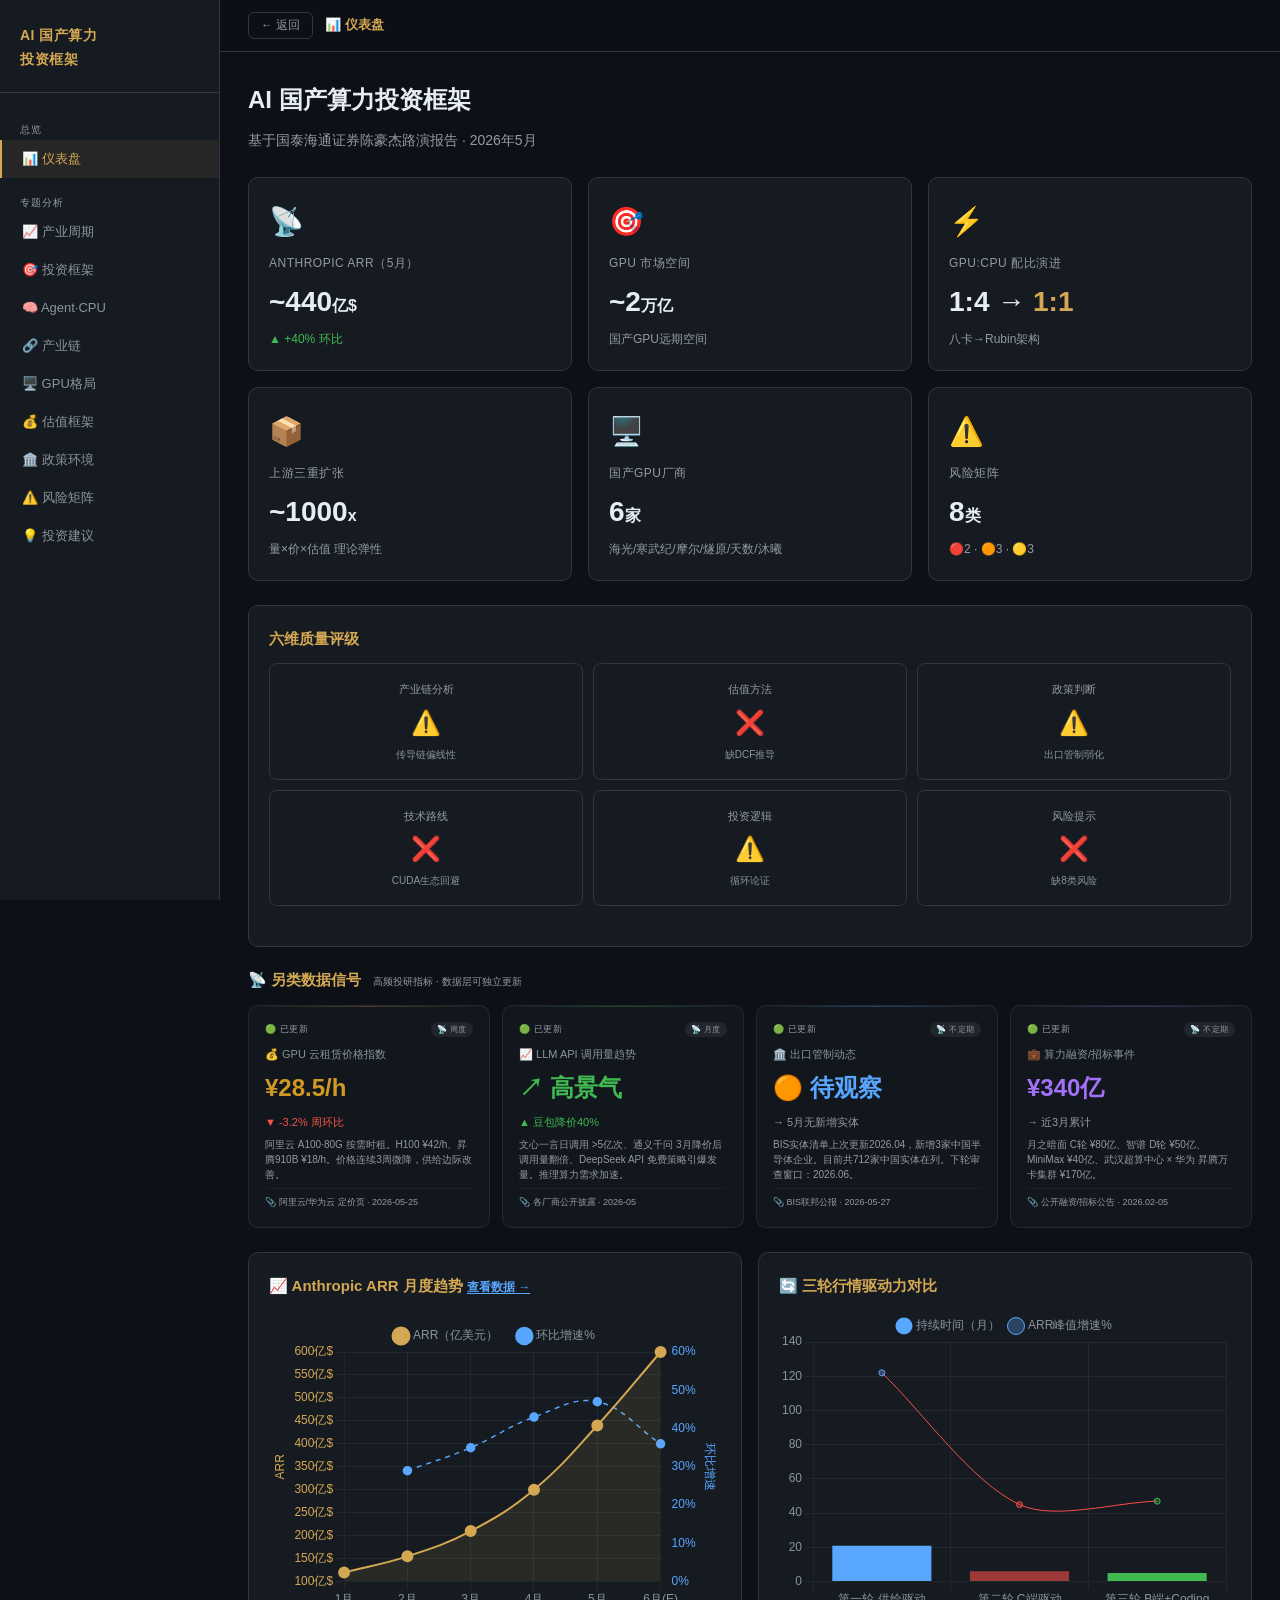
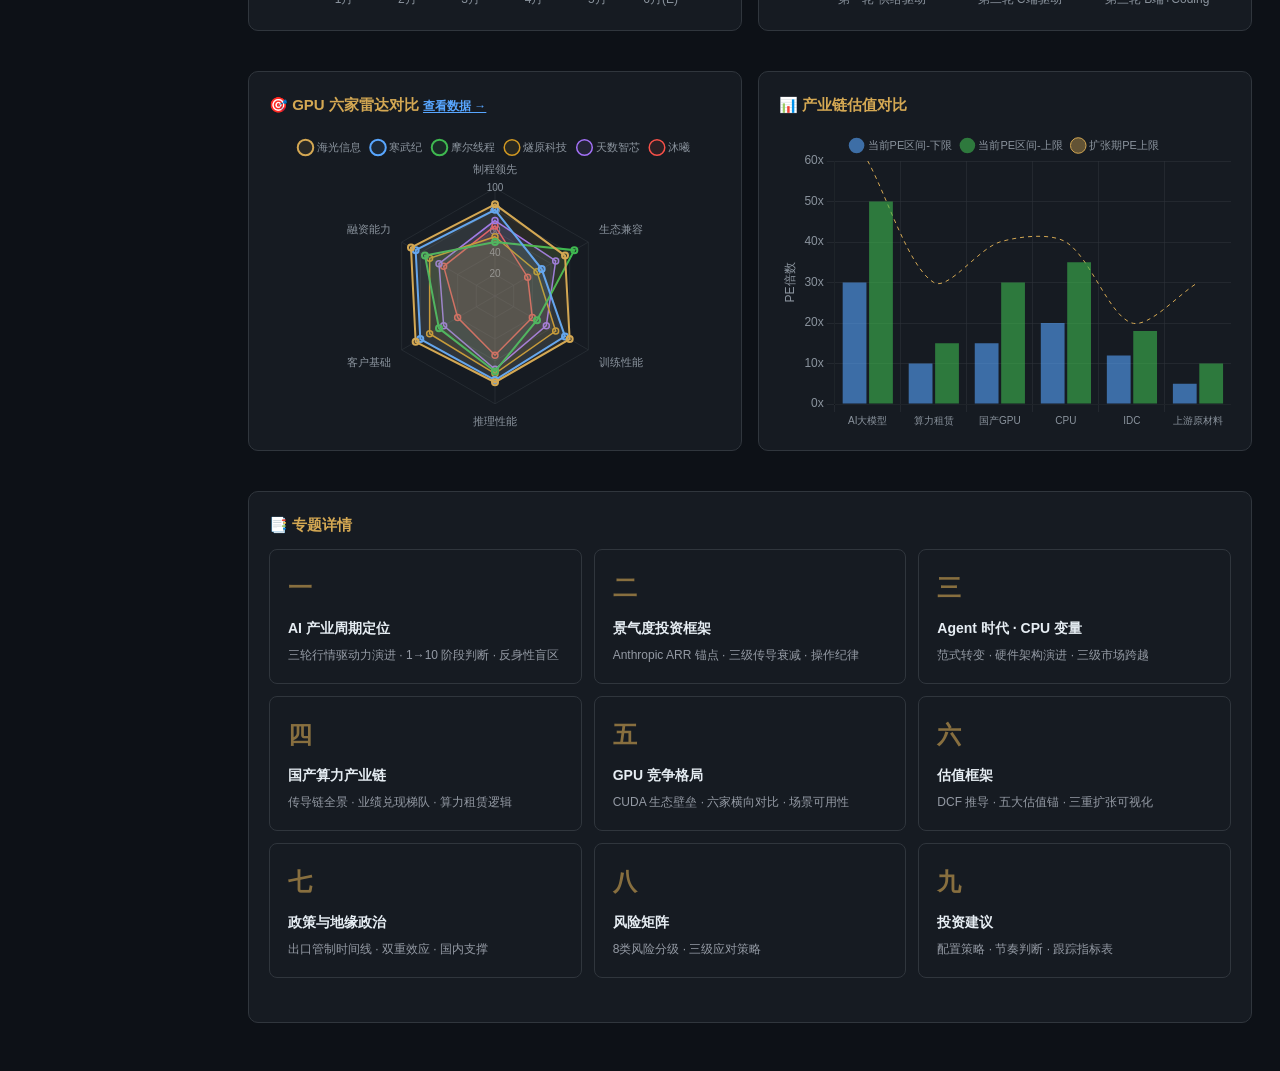
<file: reports/ai-compute/index.html>
<!DOCTYPE html>
<html lang="zh-CN">
<head>
<meta charset="UTF-8">
<meta name="viewport" content="width=device-width, initial-scale=1.0">
<title>AI 国产算力投资框架 | 三层交互仪表盘</title>
<script>
/* Chart.js v4.4.0 - Inlined for offline use */
/**
 * Skipped minification because the original files appears to be already minified.
 * Original file: /npm/chart.js@4.4.0/dist/chart.umd.js
 *
 * Do NOT use SRI with dynamically generated files! More information: https://www.jsdelivr.com/using-sri-with-dynamic-files
 */
/*!
 * Chart.js v4.4.0
 * https://www.chartjs.org
 * (c) 2023 Chart.js Contributors
 * Released under the MIT License
 */
!function(t,e){"object"==typeof exports&&"undefined"!=typeof module?module.exports=e():"function"==typeof define&&define.amd?define(e):(t="undefined"!=typeof globalThis?globalThis:t||self).Chart=e()}(this,(function(){"use strict";var t=Object.freeze({__proto__:null,get Colors(){return Go},get Decimation(){return Qo},get Filler(){return ma},get Legend(){return ya},get SubTitle(){return ka},get Title(){return Ma},get Tooltip(){return Ba}});function e(){}const i=(()=>{let t=0;return()=>t++})();function s(t){return null==t}function n(t){if(Array.isArray&&Array.isArray(t))return!0;const e=Object.prototype.toString.call(t);return"[object"===e.slice(0,7)&&"Array]"===e.slice(-6)}function o(t){return null!==t&&"[object Object]"===Object.prototype.toString.call(t)}function a(t){return("number"==typeof t||t instanceof Number)&&isFinite(+t)}function r(t,e){return a(t)?t:e}function l(t,e){return void 0===t?e:t}const h=(t,e)=>"string"==typeof t&&t.endsWith("%")?parseFloat(t)/100:+t/e,c=(t,e)=>"string"==typeof t&&t.endsWith("%")?parseFloat(t)/100*e:+t;function d(t,e,i){if(t&&"function"==typeof t.call)return t.apply(i,e)}function u(t,e,i,s){let a,r,l;if(n(t))if(r=t.length,s)for(a=r-1;a>=0;a--)e.call(i,t[a],a);else for(a=0;a<r;a++)e.call(i,t[a],a);else if(o(t))for(l=Object.keys(t),r=l.length,a=0;a<r;a++)e.call(i,t[l[a]],l[a])}function f(t,e){let i,s,n,o;if(!t||!e||t.length!==e.length)return!1;for(i=0,s=t.length;i<s;++i)if(n=t[i],o=e[i],n.datasetIndex!==o.datasetIndex||n.index!==o.index)return!1;return!0}function g(t){if(n(t))return t.map(g);if(o(t)){const e=Object.create(null),i=Object.keys(t),s=i.length;let n=0;for(;n<s;++n)e[i[n]]=g(t[i[n]]);return e}return t}function p(t){return-1===["__proto__","prototype","constructor"].indexOf(t)}function m(t,e,i,s){if(!p(t))return;const n=e[t],a=i[t];o(n)&&o(a)?b(n,a,s):e[t]=g(a)}function b(t,e,i){const s=n(e)?e:[e],a=s.length;if(!o(t))return t;const r=(i=i||{}).merger||m;let l;for(let e=0;e<a;++e){if(l=s[e],!o(l))continue;const n=Object.keys(l);for(let e=0,s=n.length;e<s;++e)r(n[e],t,l,i)}return t}function x(t,e){return b(t,e,{merger:_})}function _(t,e,i){if(!p(t))return;const s=e[t],n=i[t];o(s)&&o(n)?x(s,n):Object.prototype.hasOwnProperty.call(e,t)||(e[t]=g(n))}const y={"":t=>t,x:t=>t.x,y:t=>t.y};function v(t){const e=t.split("."),i=[];let s="";for(const t of e)s+=t,s.endsWith("\\")?s=s.slice(0,-1)+".":(i.push(s),s="");return i}function M(t,e){const i=y[e]||(y[e]=function(t){const e=v(t);return t=>{for(const i of e){if(""===i)break;t=t&&t[i]}return t}}(e));return i(t)}function w(t){return t.charAt(0).toUpperCase()+t.slice(1)}const k=t=>void 0!==t,S=t=>"function"==typeof t,P=(t,e)=>{if(t.size!==e.size)return!1;for(const i of t)if(!e.has(i))return!1;return!0};function D(t){return"mouseup"===t.type||"click"===t.type||"contextmenu"===t.type}const C=Math.PI,O=2*C,A=O+C,T=Number.POSITIVE_INFINITY,L=C/180,E=C/2,R=C/4,I=2*C/3,z=Math.log10,F=Math.sign;function V(t,e,i){return Math.abs(t-e)<i}function B(t){const e=Math.round(t);t=V(t,e,t/1e3)?e:t;const i=Math.pow(10,Math.floor(z(t))),s=t/i;return(s<=1?1:s<=2?2:s<=5?5:10)*i}function W(t){const e=[],i=Math.sqrt(t);let s;for(s=1;s<i;s++)t%s==0&&(e.push(s),e.push(t/s));return i===(0|i)&&e.push(i),e.sort(((t,e)=>t-e)).pop(),e}function N(t){return!isNaN(parseFloat(t))&&isFinite(t)}function H(t,e){const i=Math.round(t);return i-e<=t&&i+e>=t}function j(t,e,i){let s,n,o;for(s=0,n=t.length;s<n;s++)o=t[s][i],isNaN(o)||(e.min=Math.min(e.min,o),e.max=Math.max(e.max,o))}function $(t){return t*(C/180)}function Y(t){return t*(180/C)}function U(t){if(!a(t))return;let e=1,i=0;for(;Math.round(t*e)/e!==t;)e*=10,i++;return i}function X(t,e){const i=e.x-t.x,s=e.y-t.y,n=Math.sqrt(i*i+s*s);let o=Math.atan2(s,i);return o<-.5*C&&(o+=O),{angle:o,distance:n}}function q(t,e){return Math.sqrt(Math.pow(e.x-t.x,2)+Math.pow(e.y-t.y,2))}function K(t,e){return(t-e+A)%O-C}function G(t){return(t%O+O)%O}function Z(t,e,i,s){const n=G(t),o=G(e),a=G(i),r=G(o-n),l=G(a-n),h=G(n-o),c=G(n-a);return n===o||n===a||s&&o===a||r>l&&h<c}function J(t,e,i){return Math.max(e,Math.min(i,t))}function Q(t){return J(t,-32768,32767)}function tt(t,e,i,s=1e-6){return t>=Math.min(e,i)-s&&t<=Math.max(e,i)+s}function et(t,e,i){i=i||(i=>t[i]<e);let s,n=t.length-1,o=0;for(;n-o>1;)s=o+n>>1,i(s)?o=s:n=s;return{lo:o,hi:n}}const it=(t,e,i,s)=>et(t,i,s?s=>{const n=t[s][e];return n<i||n===i&&t[s+1][e]===i}:s=>t[s][e]<i),st=(t,e,i)=>et(t,i,(s=>t[s][e]>=i));function nt(t,e,i){let s=0,n=t.length;for(;s<n&&t[s]<e;)s++;for(;n>s&&t[n-1]>i;)n--;return s>0||n<t.length?t.slice(s,n):t}const ot=["push","pop","shift","splice","unshift"];function at(t,e){t._chartjs?t._chartjs.listeners.push(e):(Object.defineProperty(t,"_chartjs",{configurable:!0,enumerable:!1,value:{listeners:[e]}}),ot.forEach((e=>{const i="_onData"+w(e),s=t[e];Object.defineProperty(t,e,{configurable:!0,enumerable:!1,value(...e){const n=s.apply(this,e);return t._chartjs.listeners.forEach((t=>{"function"==typeof t[i]&&t[i](...e)})),n}})})))}function rt(t,e){const i=t._chartjs;if(!i)return;const s=i.listeners,n=s.indexOf(e);-1!==n&&s.splice(n,1),s.length>0||(ot.forEach((e=>{delete t[e]})),delete t._chartjs)}function lt(t){const e=new Set(t);return e.size===t.length?t:Array.from(e)}const ht="undefined"==typeof window?function(t){return t()}:window.requestAnimationFrame;function ct(t,e){let i=[],s=!1;return function(...n){i=n,s||(s=!0,ht.call(window,(()=>{s=!1,t.apply(e,i)})))}}function dt(t,e){let i;return function(...s){return e?(clearTimeout(i),i=setTimeout(t,e,s)):t.apply(this,s),e}}const ut=t=>"start"===t?"left":"end"===t?"right":"center",ft=(t,e,i)=>"start"===t?e:"end"===t?i:(e+i)/2,gt=(t,e,i,s)=>t===(s?"left":"right")?i:"center"===t?(e+i)/2:e;function pt(t,e,i){const s=e.length;let n=0,o=s;if(t._sorted){const{iScale:a,_parsed:r}=t,l=a.axis,{min:h,max:c,minDefined:d,maxDefined:u}=a.getUserBounds();d&&(n=J(Math.min(it(r,l,h).lo,i?s:it(e,l,a.getPixelForValue(h)).lo),0,s-1)),o=u?J(Math.max(it(r,a.axis,c,!0).hi+1,i?0:it(e,l,a.getPixelForValue(c),!0).hi+1),n,s)-n:s-n}return{start:n,count:o}}function mt(t){const{xScale:e,yScale:i,_scaleRanges:s}=t,n={xmin:e.min,xmax:e.max,ymin:i.min,ymax:i.max};if(!s)return t._scaleRanges=n,!0;const o=s.xmin!==e.min||s.xmax!==e.max||s.ymin!==i.min||s.ymax!==i.max;return Object.assign(s,n),o}class bt{constructor(){this._request=null,this._charts=new Map,this._running=!1,this._lastDate=void 0}_notify(t,e,i,s){const n=e.listeners[s],o=e.duration;n.forEach((s=>s({chart:t,initial:e.initial,numSteps:o,currentStep:Math.min(i-e.start,o)})))}_refresh(){this._request||(this._running=!0,this._request=ht.call(window,(()=>{this._update(),this._request=null,this._running&&this._refresh()})))}_update(t=Date.now()){let e=0;this._charts.forEach(((i,s)=>{if(!i.running||!i.items.length)return;const n=i.items;let o,a=n.length-1,r=!1;for(;a>=0;--a)o=n[a],o._active?(o._total>i.duration&&(i.duration=o._total),o.tick(t),r=!0):(n[a]=n[n.length-1],n.pop());r&&(s.draw(),this._notify(s,i,t,"progress")),n.length||(i.running=!1,this._notify(s,i,t,"complete"),i.initial=!1),e+=n.length})),this._lastDate=t,0===e&&(this._running=!1)}_getAnims(t){const e=this._charts;let i=e.get(t);return i||(i={running:!1,initial:!0,items:[],listeners:{complete:[],progress:[]}},e.set(t,i)),i}listen(t,e,i){this._getAnims(t).listeners[e].push(i)}add(t,e){e&&e.length&&this._getAnims(t).items.push(...e)}has(t){return this._getAnims(t).items.length>0}start(t){const e=this._charts.get(t);e&&(e.running=!0,e.start=Date.now(),e.duration=e.items.reduce(((t,e)=>Math.max(t,e._duration)),0),this._refresh())}running(t){if(!this._running)return!1;const e=this._charts.get(t);return!!(e&&e.running&&e.items.length)}stop(t){const e=this._charts.get(t);if(!e||!e.items.length)return;const i=e.items;let s=i.length-1;for(;s>=0;--s)i[s].cancel();e.items=[],this._notify(t,e,Date.now(),"complete")}remove(t){return this._charts.delete(t)}}var xt=new bt;
/*!
 * @kurkle/color v0.3.2
 * https://github.com/kurkle/color#readme
 * (c) 2023 Jukka Kurkela
 * Released under the MIT License
 */function _t(t){return t+.5|0}const yt=(t,e,i)=>Math.max(Math.min(t,i),e);function vt(t){return yt(_t(2.55*t),0,255)}function Mt(t){return yt(_t(255*t),0,255)}function wt(t){return yt(_t(t/2.55)/100,0,1)}function kt(t){return yt(_t(100*t),0,100)}const St={0:0,1:1,2:2,3:3,4:4,5:5,6:6,7:7,8:8,9:9,A:10,B:11,C:12,D:13,E:14,F:15,a:10,b:11,c:12,d:13,e:14,f:15},Pt=[..."0123456789ABCDEF"],Dt=t=>Pt[15&t],Ct=t=>Pt[(240&t)>>4]+Pt[15&t],Ot=t=>(240&t)>>4==(15&t);function At(t){var e=(t=>Ot(t.r)&&Ot(t.g)&&Ot(t.b)&&Ot(t.a))(t)?Dt:Ct;return t?"#"+e(t.r)+e(t.g)+e(t.b)+((t,e)=>t<255?e(t):"")(t.a,e):void 0}const Tt=/^(hsla?|hwb|hsv)\(\s*([-+.e\d]+)(?:deg)?[\s,]+([-+.e\d]+)%[\s,]+([-+.e\d]+)%(?:[\s,]+([-+.e\d]+)(%)?)?\s*\)$/;function Lt(t,e,i){const s=e*Math.min(i,1-i),n=(e,n=(e+t/30)%12)=>i-s*Math.max(Math.min(n-3,9-n,1),-1);return[n(0),n(8),n(4)]}function Et(t,e,i){const s=(s,n=(s+t/60)%6)=>i-i*e*Math.max(Math.min(n,4-n,1),0);return[s(5),s(3),s(1)]}function Rt(t,e,i){const s=Lt(t,1,.5);let n;for(e+i>1&&(n=1/(e+i),e*=n,i*=n),n=0;n<3;n++)s[n]*=1-e-i,s[n]+=e;return s}function It(t){const e=t.r/255,i=t.g/255,s=t.b/255,n=Math.max(e,i,s),o=Math.min(e,i,s),a=(n+o)/2;let r,l,h;return n!==o&&(h=n-o,l=a>.5?h/(2-n-o):h/(n+o),r=function(t,e,i,s,n){return t===n?(e-i)/s+(e<i?6:0):e===n?(i-t)/s+2:(t-e)/s+4}(e,i,s,h,n),r=60*r+.5),[0|r,l||0,a]}function zt(t,e,i,s){return(Array.isArray(e)?t(e[0],e[1],e[2]):t(e,i,s)).map(Mt)}function Ft(t,e,i){return zt(Lt,t,e,i)}function Vt(t){return(t%360+360)%360}function Bt(t){const e=Tt.exec(t);let i,s=255;if(!e)return;e[5]!==i&&(s=e[6]?vt(+e[5]):Mt(+e[5]));const n=Vt(+e[2]),o=+e[3]/100,a=+e[4]/100;return i="hwb"===e[1]?function(t,e,i){return zt(Rt,t,e,i)}(n,o,a):"hsv"===e[1]?function(t,e,i){return zt(Et,t,e,i)}(n,o,a):Ft(n,o,a),{r:i[0],g:i[1],b:i[2],a:s}}const Wt={x:"dark",Z:"light",Y:"re",X:"blu",W:"gr",V:"medium",U:"slate",A:"ee",T:"ol",S:"or",B:"ra",C:"lateg",D:"ights",R:"in",Q:"turquois",E:"hi",P:"ro",O:"al",N:"le",M:"de",L:"yello",F:"en",K:"ch",G:"arks",H:"ea",I:"ightg",J:"wh"},Nt={OiceXe:"f0f8ff",antiquewEte:"faebd7",aqua:"ffff",aquamarRe:"7fffd4",azuY:"f0ffff",beige:"f5f5dc",bisque:"ffe4c4",black:"0",blanKedOmond:"ffebcd",Xe:"ff",XeviTet:"8a2be2",bPwn:"a52a2a",burlywood:"deb887",caMtXe:"5f9ea0",KartYuse:"7fff00",KocTate:"d2691e",cSO:"ff7f50",cSnflowerXe:"6495ed",cSnsilk:"fff8dc",crimson:"dc143c",cyan:"ffff",xXe:"8b",xcyan:"8b8b",xgTMnPd:"b8860b",xWay:"a9a9a9",xgYF:"6400",xgYy:"a9a9a9",xkhaki:"bdb76b",xmagFta:"8b008b",xTivegYF:"556b2f",xSange:"ff8c00",xScEd:"9932cc",xYd:"8b0000",xsOmon:"e9967a",xsHgYF:"8fbc8f",xUXe:"483d8b",xUWay:"2f4f4f",xUgYy:"2f4f4f",xQe:"ced1",xviTet:"9400d3",dAppRk:"ff1493",dApskyXe:"bfff",dimWay:"696969",dimgYy:"696969",dodgerXe:"1e90ff",fiYbrick:"b22222",flSOwEte:"fffaf0",foYstWAn:"228b22",fuKsia:"ff00ff",gaRsbSo:"dcdcdc",ghostwEte:"f8f8ff",gTd:"ffd700",gTMnPd:"daa520",Way:"808080",gYF:"8000",gYFLw:"adff2f",gYy:"808080",honeyMw:"f0fff0",hotpRk:"ff69b4",RdianYd:"cd5c5c",Rdigo:"4b0082",ivSy:"fffff0",khaki:"f0e68c",lavFMr:"e6e6fa",lavFMrXsh:"fff0f5",lawngYF:"7cfc00",NmoncEffon:"fffacd",ZXe:"add8e6",ZcSO:"f08080",Zcyan:"e0ffff",ZgTMnPdLw:"fafad2",ZWay:"d3d3d3",ZgYF:"90ee90",ZgYy:"d3d3d3",ZpRk:"ffb6c1",ZsOmon:"ffa07a",ZsHgYF:"20b2aa",ZskyXe:"87cefa",ZUWay:"778899",ZUgYy:"778899",ZstAlXe:"b0c4de",ZLw:"ffffe0",lime:"ff00",limegYF:"32cd32",lRF:"faf0e6",magFta:"ff00ff",maPon:"800000",VaquamarRe:"66cdaa",VXe:"cd",VScEd:"ba55d3",VpurpN:"9370db",VsHgYF:"3cb371",VUXe:"7b68ee",VsprRggYF:"fa9a",VQe:"48d1cc",VviTetYd:"c71585",midnightXe:"191970",mRtcYam:"f5fffa",mistyPse:"ffe4e1",moccasR:"ffe4b5",navajowEte:"ffdead",navy:"80",Tdlace:"fdf5e6",Tive:"808000",TivedBb:"6b8e23",Sange:"ffa500",SangeYd:"ff4500",ScEd:"da70d6",pOegTMnPd:"eee8aa",pOegYF:"98fb98",pOeQe:"afeeee",pOeviTetYd:"db7093",papayawEp:"ffefd5",pHKpuff:"ffdab9",peru:"cd853f",pRk:"ffc0cb",plum:"dda0dd",powMrXe:"b0e0e6",purpN:"800080",YbeccapurpN:"663399",Yd:"ff0000",Psybrown:"bc8f8f",PyOXe:"4169e1",saddNbPwn:"8b4513",sOmon:"fa8072",sandybPwn:"f4a460",sHgYF:"2e8b57",sHshell:"fff5ee",siFna:"a0522d",silver:"c0c0c0",skyXe:"87ceeb",UXe:"6a5acd",UWay:"708090",UgYy:"708090",snow:"fffafa",sprRggYF:"ff7f",stAlXe:"4682b4",tan:"d2b48c",teO:"8080",tEstN:"d8bfd8",tomato:"ff6347",Qe:"40e0d0",viTet:"ee82ee",JHt:"f5deb3",wEte:"ffffff",wEtesmoke:"f5f5f5",Lw:"ffff00",LwgYF:"9acd32"};let Ht;function jt(t){Ht||(Ht=function(){const t={},e=Object.keys(Nt),i=Object.keys(Wt);let s,n,o,a,r;for(s=0;s<e.length;s++){for(a=r=e[s],n=0;n<i.length;n++)o=i[n],r=r.replace(o,Wt[o]);o=parseInt(Nt[a],16),t[r]=[o>>16&255,o>>8&255,255&o]}return t}(),Ht.transparent=[0,0,0,0]);const e=Ht[t.toLowerCase()];return e&&{r:e[0],g:e[1],b:e[2],a:4===e.length?e[3]:255}}const $t=/^rgba?\(\s*([-+.\d]+)(%)?[\s,]+([-+.e\d]+)(%)?[\s,]+([-+.e\d]+)(%)?(?:[\s,/]+([-+.e\d]+)(%)?)?\s*\)$/;const Yt=t=>t<=.0031308?12.92*t:1.055*Math.pow(t,1/2.4)-.055,Ut=t=>t<=.04045?t/12.92:Math.pow((t+.055)/1.055,2.4);function Xt(t,e,i){if(t){let s=It(t);s[e]=Math.max(0,Math.min(s[e]+s[e]*i,0===e?360:1)),s=Ft(s),t.r=s[0],t.g=s[1],t.b=s[2]}}function qt(t,e){return t?Object.assign(e||{},t):t}function Kt(t){var e={r:0,g:0,b:0,a:255};return Array.isArray(t)?t.length>=3&&(e={r:t[0],g:t[1],b:t[2],a:255},t.length>3&&(e.a=Mt(t[3]))):(e=qt(t,{r:0,g:0,b:0,a:1})).a=Mt(e.a),e}function Gt(t){return"r"===t.charAt(0)?function(t){const e=$t.exec(t);let i,s,n,o=255;if(e){if(e[7]!==i){const t=+e[7];o=e[8]?vt(t):yt(255*t,0,255)}return i=+e[1],s=+e[3],n=+e[5],i=255&(e[2]?vt(i):yt(i,0,255)),s=255&(e[4]?vt(s):yt(s,0,255)),n=255&(e[6]?vt(n):yt(n,0,255)),{r:i,g:s,b:n,a:o}}}(t):Bt(t)}class Zt{constructor(t){if(t instanceof Zt)return t;const e=typeof t;let i;var s,n,o;"object"===e?i=Kt(t):"string"===e&&(o=(s=t).length,"#"===s[0]&&(4===o||5===o?n={r:255&17*St[s[1]],g:255&17*St[s[2]],b:255&17*St[s[3]],a:5===o?17*St[s[4]]:255}:7!==o&&9!==o||(n={r:St[s[1]]<<4|St[s[2]],g:St[s[3]]<<4|St[s[4]],b:St[s[5]]<<4|St[s[6]],a:9===o?St[s[7]]<<4|St[s[8]]:255})),i=n||jt(t)||Gt(t)),this._rgb=i,this._valid=!!i}get valid(){return this._valid}get rgb(){var t=qt(this._rgb);return t&&(t.a=wt(t.a)),t}set rgb(t){this._rgb=Kt(t)}rgbString(){return this._valid?(t=this._rgb)&&(t.a<255?`rgba(${t.r}, ${t.g}, ${t.b}, ${wt(t.a)})`:`rgb(${t.r}, ${t.g}, ${t.b})`):void 0;var t}hexString(){return this._valid?At(this._rgb):void 0}hslString(){return this._valid?function(t){if(!t)return;const e=It(t),i=e[0],s=kt(e[1]),n=kt(e[2]);return t.a<255?`hsla(${i}, ${s}%, ${n}%, ${wt(t.a)})`:`hsl(${i}, ${s}%, ${n}%)`}(this._rgb):void 0}mix(t,e){if(t){const i=this.rgb,s=t.rgb;let n;const o=e===n?.5:e,a=2*o-1,r=i.a-s.a,l=((a*r==-1?a:(a+r)/(1+a*r))+1)/2;n=1-l,i.r=255&l*i.r+n*s.r+.5,i.g=255&l*i.g+n*s.g+.5,i.b=255&l*i.b+n*s.b+.5,i.a=o*i.a+(1-o)*s.a,this.rgb=i}return this}interpolate(t,e){return t&&(this._rgb=function(t,e,i){const s=Ut(wt(t.r)),n=Ut(wt(t.g)),o=Ut(wt(t.b));return{r:Mt(Yt(s+i*(Ut(wt(e.r))-s))),g:Mt(Yt(n+i*(Ut(wt(e.g))-n))),b:Mt(Yt(o+i*(Ut(wt(e.b))-o))),a:t.a+i*(e.a-t.a)}}(this._rgb,t._rgb,e)),this}clone(){return new Zt(this.rgb)}alpha(t){return this._rgb.a=Mt(t),this}clearer(t){return this._rgb.a*=1-t,this}greyscale(){const t=this._rgb,e=_t(.3*t.r+.59*t.g+.11*t.b);return t.r=t.g=t.b=e,this}opaquer(t){return this._rgb.a*=1+t,this}negate(){const t=this._rgb;return t.r=255-t.r,t.g=255-t.g,t.b=255-t.b,this}lighten(t){return Xt(this._rgb,2,t),this}darken(t){return Xt(this._rgb,2,-t),this}saturate(t){return Xt(this._rgb,1,t),this}desaturate(t){return Xt(this._rgb,1,-t),this}rotate(t){return function(t,e){var i=It(t);i[0]=Vt(i[0]+e),i=Ft(i),t.r=i[0],t.g=i[1],t.b=i[2]}(this._rgb,t),this}}function Jt(t){if(t&&"object"==typeof t){const e=t.toString();return"[object CanvasPattern]"===e||"[object CanvasGradient]"===e}return!1}function Qt(t){return Jt(t)?t:new Zt(t)}function te(t){return Jt(t)?t:new Zt(t).saturate(.5).darken(.1).hexString()}const ee=["x","y","borderWidth","radius","tension"],ie=["color","borderColor","backgroundColor"];const se=new Map;function ne(t,e,i){return function(t,e){e=e||{};const i=t+JSON.stringify(e);let s=se.get(i);return s||(s=new Intl.NumberFormat(t,e),se.set(i,s)),s}(e,i).format(t)}const oe={values:t=>n(t)?t:""+t,numeric(t,e,i){if(0===t)return"0";const s=this.chart.options.locale;let n,o=t;if(i.length>1){const e=Math.max(Math.abs(i[0].value),Math.abs(i[i.length-1].value));(e<1e-4||e>1e15)&&(n="scientific"),o=function(t,e){let i=e.length>3?e[2].value-e[1].value:e[1].value-e[0].value;Math.abs(i)>=1&&t!==Math.floor(t)&&(i=t-Math.floor(t));return i}(t,i)}const a=z(Math.abs(o)),r=isNaN(a)?1:Math.max(Math.min(-1*Math.floor(a),20),0),l={notation:n,minimumFractionDigits:r,maximumFractionDigits:r};return Object.assign(l,this.options.ticks.format),ne(t,s,l)},logarithmic(t,e,i){if(0===t)return"0";const s=i[e].significand||t/Math.pow(10,Math.floor(z(t)));return[1,2,3,5,10,15].includes(s)||e>.8*i.length?oe.numeric.call(this,t,e,i):""}};var ae={formatters:oe};const re=Object.create(null),le=Object.create(null);function he(t,e){if(!e)return t;const i=e.split(".");for(let e=0,s=i.length;e<s;++e){const s=i[e];t=t[s]||(t[s]=Object.create(null))}return t}function ce(t,e,i){return"string"==typeof e?b(he(t,e),i):b(he(t,""),e)}class de{constructor(t,e){this.animation=void 0,this.backgroundColor="rgba(0,0,0,0.1)",this.borderColor="rgba(0,0,0,0.1)",this.color="#666",this.datasets={},this.devicePixelRatio=t=>t.chart.platform.getDevicePixelRatio(),this.elements={},this.events=["mousemove","mouseout","click","touchstart","touchmove"],this.font={family:"'Helvetica Neue', 'Helvetica', 'Arial', sans-serif",size:12,style:"normal",lineHeight:1.2,weight:null},this.hover={},this.hoverBackgroundColor=(t,e)=>te(e.backgroundColor),this.hoverBorderColor=(t,e)=>te(e.borderColor),this.hoverColor=(t,e)=>te(e.color),this.indexAxis="x",this.interaction={mode:"nearest",intersect:!0,includeInvisible:!1},this.maintainAspectRatio=!0,this.onHover=null,this.onClick=null,this.parsing=!0,this.plugins={},this.responsive=!0,this.scale=void 0,this.scales={},this.showLine=!0,this.drawActiveElementsOnTop=!0,this.describe(t),this.apply(e)}set(t,e){return ce(this,t,e)}get(t){return he(this,t)}describe(t,e){return ce(le,t,e)}override(t,e){return ce(re,t,e)}route(t,e,i,s){const n=he(this,t),a=he(this,i),r="_"+e;Object.defineProperties(n,{[r]:{value:n[e],writable:!0},[e]:{enumerable:!0,get(){const t=this[r],e=a[s];return o(t)?Object.assign({},e,t):l(t,e)},set(t){this[r]=t}}})}apply(t){t.forEach((t=>t(this)))}}var ue=new de({_scriptable:t=>!t.startsWith("on"),_indexable:t=>"events"!==t,hover:{_fallback:"interaction"},interaction:{_scriptable:!1,_indexable:!1}},[function(t){t.set("animation",{delay:void 0,duration:1e3,easing:"easeOutQuart",fn:void 0,from:void 0,loop:void 0,to:void 0,type:void 0}),t.describe("animation",{_fallback:!1,_indexable:!1,_scriptable:t=>"onProgress"!==t&&"onComplete"!==t&&"fn"!==t}),t.set("animations",{colors:{type:"color",properties:ie},numbers:{type:"number",properties:ee}}),t.describe("animations",{_fallback:"animation"}),t.set("transitions",{active:{animation:{duration:400}},resize:{animation:{duration:0}},show:{animations:{colors:{from:"transparent"},visible:{type:"boolean",duration:0}}},hide:{animations:{colors:{to:"transparent"},visible:{type:"boolean",easing:"linear",fn:t=>0|t}}}})},function(t){t.set("layout",{autoPadding:!0,padding:{top:0,right:0,bottom:0,left:0}})},function(t){t.set("scale",{display:!0,offset:!1,reverse:!1,beginAtZero:!1,bounds:"ticks",clip:!0,grace:0,grid:{display:!0,lineWidth:1,drawOnChartArea:!0,drawTicks:!0,tickLength:8,tickWidth:(t,e)=>e.lineWidth,tickColor:(t,e)=>e.color,offset:!1},border:{display:!0,dash:[],dashOffset:0,width:1},title:{display:!1,text:"",padding:{top:4,bottom:4}},ticks:{minRotation:0,maxRotation:50,mirror:!1,textStrokeWidth:0,textStrokeColor:"",padding:3,display:!0,autoSkip:!0,autoSkipPadding:3,labelOffset:0,callback:ae.formatters.values,minor:{},major:{},align:"center",crossAlign:"near",showLabelBackdrop:!1,backdropColor:"rgba(255, 255, 255, 0.75)",backdropPadding:2}}),t.route("scale.ticks","color","","color"),t.route("scale.grid","color","","borderColor"),t.route("scale.border","color","","borderColor"),t.route("scale.title","color","","color"),t.describe("scale",{_fallback:!1,_scriptable:t=>!t.startsWith("before")&&!t.startsWith("after")&&"callback"!==t&&"parser"!==t,_indexable:t=>"borderDash"!==t&&"tickBorderDash"!==t&&"dash"!==t}),t.describe("scales",{_fallback:"scale"}),t.describe("scale.ticks",{_scriptable:t=>"backdropPadding"!==t&&"callback"!==t,_indexable:t=>"backdropPadding"!==t})}]);function fe(){return"undefined"!=typeof window&&"undefined"!=typeof document}function ge(t){let e=t.parentNode;return e&&"[object ShadowRoot]"===e.toString()&&(e=e.host),e}function pe(t,e,i){let s;return"string"==typeof t?(s=parseInt(t,10),-1!==t.indexOf("%")&&(s=s/100*e.parentNode[i])):s=t,s}const me=t=>t.ownerDocument.defaultView.getComputedStyle(t,null);function be(t,e){return me(t).getPropertyValue(e)}const xe=["top","right","bottom","left"];function _e(t,e,i){const s={};i=i?"-"+i:"";for(let n=0;n<4;n++){const o=xe[n];s[o]=parseFloat(t[e+"-"+o+i])||0}return s.width=s.left+s.right,s.height=s.top+s.bottom,s}const ye=(t,e,i)=>(t>0||e>0)&&(!i||!i.shadowRoot);function ve(t,e){if("native"in t)return t;const{canvas:i,currentDevicePixelRatio:s}=e,n=me(i),o="border-box"===n.boxSizing,a=_e(n,"padding"),r=_e(n,"border","width"),{x:l,y:h,box:c}=function(t,e){const i=t.touches,s=i&&i.length?i[0]:t,{offsetX:n,offsetY:o}=s;let a,r,l=!1;if(ye(n,o,t.target))a=n,r=o;else{const t=e.getBoundingClientRect();a=s.clientX-t.left,r=s.clientY-t.top,l=!0}return{x:a,y:r,box:l}}(t,i),d=a.left+(c&&r.left),u=a.top+(c&&r.top);let{width:f,height:g}=e;return o&&(f-=a.width+r.width,g-=a.height+r.height),{x:Math.round((l-d)/f*i.width/s),y:Math.round((h-u)/g*i.height/s)}}const Me=t=>Math.round(10*t)/10;function we(t,e,i,s){const n=me(t),o=_e(n,"margin"),a=pe(n.maxWidth,t,"clientWidth")||T,r=pe(n.maxHeight,t,"clientHeight")||T,l=function(t,e,i){let s,n;if(void 0===e||void 0===i){const o=ge(t);if(o){const t=o.getBoundingClientRect(),a=me(o),r=_e(a,"border","width"),l=_e(a,"padding");e=t.width-l.width-r.width,i=t.height-l.height-r.height,s=pe(a.maxWidth,o,"clientWidth"),n=pe(a.maxHeight,o,"clientHeight")}else e=t.clientWidth,i=t.clientHeight}return{width:e,height:i,maxWidth:s||T,maxHeight:n||T}}(t,e,i);let{width:h,height:c}=l;if("content-box"===n.boxSizing){const t=_e(n,"border","width"),e=_e(n,"padding");h-=e.width+t.width,c-=e.height+t.height}h=Math.max(0,h-o.width),c=Math.max(0,s?h/s:c-o.height),h=Me(Math.min(h,a,l.maxWidth)),c=Me(Math.min(c,r,l.maxHeight)),h&&!c&&(c=Me(h/2));return(void 0!==e||void 0!==i)&&s&&l.height&&c>l.height&&(c=l.height,h=Me(Math.floor(c*s))),{width:h,height:c}}function ke(t,e,i){const s=e||1,n=Math.floor(t.height*s),o=Math.floor(t.width*s);t.height=Math.floor(t.height),t.width=Math.floor(t.width);const a=t.canvas;return a.style&&(i||!a.style.height&&!a.style.width)&&(a.style.height=`${t.height}px`,a.style.width=`${t.width}px`),(t.currentDevicePixelRatio!==s||a.height!==n||a.width!==o)&&(t.currentDevicePixelRatio=s,a.height=n,a.width=o,t.ctx.setTransform(s,0,0,s,0,0),!0)}const Se=function(){let t=!1;try{const e={get passive(){return t=!0,!1}};window.addEventListener("test",null,e),window.removeEventListener("test",null,e)}catch(t){}return t}();function Pe(t,e){const i=be(t,e),s=i&&i.match(/^(\d+)(\.\d+)?px$/);return s?+s[1]:void 0}function De(t){return!t||s(t.size)||s(t.family)?null:(t.style?t.style+" ":"")+(t.weight?t.weight+" ":"")+t.size+"px "+t.family}function Ce(t,e,i,s,n){let o=e[n];return o||(o=e[n]=t.measureText(n).width,i.push(n)),o>s&&(s=o),s}function Oe(t,e,i,s){let o=(s=s||{}).data=s.data||{},a=s.garbageCollect=s.garbageCollect||[];s.font!==e&&(o=s.data={},a=s.garbageCollect=[],s.font=e),t.save(),t.font=e;let r=0;const l=i.length;let h,c,d,u,f;for(h=0;h<l;h++)if(u=i[h],null==u||n(u)){if(n(u))for(c=0,d=u.length;c<d;c++)f=u[c],null==f||n(f)||(r=Ce(t,o,a,r,f))}else r=Ce(t,o,a,r,u);t.restore();const g=a.length/2;if(g>i.length){for(h=0;h<g;h++)delete o[a[h]];a.splice(0,g)}return r}function Ae(t,e,i){const s=t.currentDevicePixelRatio,n=0!==i?Math.max(i/2,.5):0;return Math.round((e-n)*s)/s+n}function Te(t,e){(e=e||t.getContext("2d")).save(),e.resetTransform(),e.clearRect(0,0,t.width,t.height),e.restore()}function Le(t,e,i,s){Ee(t,e,i,s,null)}function Ee(t,e,i,s,n){let o,a,r,l,h,c,d,u;const f=e.pointStyle,g=e.rotation,p=e.radius;let m=(g||0)*L;if(f&&"object"==typeof f&&(o=f.toString(),"[object HTMLImageElement]"===o||"[object HTMLCanvasElement]"===o))return t.save(),t.translate(i,s),t.rotate(m),t.drawImage(f,-f.width/2,-f.height/2,f.width,f.height),void t.restore();if(!(isNaN(p)||p<=0)){switch(t.beginPath(),f){default:n?t.ellipse(i,s,n/2,p,0,0,O):t.arc(i,s,p,0,O),t.closePath();break;case"triangle":c=n?n/2:p,t.moveTo(i+Math.sin(m)*c,s-Math.cos(m)*p),m+=I,t.lineTo(i+Math.sin(m)*c,s-Math.cos(m)*p),m+=I,t.lineTo(i+Math.sin(m)*c,s-Math.cos(m)*p),t.closePath();break;case"rectRounded":h=.516*p,l=p-h,a=Math.cos(m+R)*l,d=Math.cos(m+R)*(n?n/2-h:l),r=Math.sin(m+R)*l,u=Math.sin(m+R)*(n?n/2-h:l),t.arc(i-d,s-r,h,m-C,m-E),t.arc(i+u,s-a,h,m-E,m),t.arc(i+d,s+r,h,m,m+E),t.arc(i-u,s+a,h,m+E,m+C),t.closePath();break;case"rect":if(!g){l=Math.SQRT1_2*p,c=n?n/2:l,t.rect(i-c,s-l,2*c,2*l);break}m+=R;case"rectRot":d=Math.cos(m)*(n?n/2:p),a=Math.cos(m)*p,r=Math.sin(m)*p,u=Math.sin(m)*(n?n/2:p),t.moveTo(i-d,s-r),t.lineTo(i+u,s-a),t.lineTo(i+d,s+r),t.lineTo(i-u,s+a),t.closePath();break;case"crossRot":m+=R;case"cross":d=Math.cos(m)*(n?n/2:p),a=Math.cos(m)*p,r=Math.sin(m)*p,u=Math.sin(m)*(n?n/2:p),t.moveTo(i-d,s-r),t.lineTo(i+d,s+r),t.moveTo(i+u,s-a),t.lineTo(i-u,s+a);break;case"star":d=Math.cos(m)*(n?n/2:p),a=Math.cos(m)*p,r=Math.sin(m)*p,u=Math.sin(m)*(n?n/2:p),t.moveTo(i-d,s-r),t.lineTo(i+d,s+r),t.moveTo(i+u,s-a),t.lineTo(i-u,s+a),m+=R,d=Math.cos(m)*(n?n/2:p),a=Math.cos(m)*p,r=Math.sin(m)*p,u=Math.sin(m)*(n?n/2:p),t.moveTo(i-d,s-r),t.lineTo(i+d,s+r),t.moveTo(i+u,s-a),t.lineTo(i-u,s+a);break;case"line":a=n?n/2:Math.cos(m)*p,r=Math.sin(m)*p,t.moveTo(i-a,s-r),t.lineTo(i+a,s+r);break;case"dash":t.moveTo(i,s),t.lineTo(i+Math.cos(m)*(n?n/2:p),s+Math.sin(m)*p);break;case!1:t.closePath()}t.fill(),e.borderWidth>0&&t.stroke()}}function Re(t,e,i){return i=i||.5,!e||t&&t.x>e.left-i&&t.x<e.right+i&&t.y>e.top-i&&t.y<e.bottom+i}function Ie(t,e){t.save(),t.beginPath(),t.rect(e.left,e.top,e.right-e.left,e.bottom-e.top),t.clip()}function ze(t){t.restore()}function Fe(t,e,i,s,n){if(!e)return t.lineTo(i.x,i.y);if("middle"===n){const s=(e.x+i.x)/2;t.lineTo(s,e.y),t.lineTo(s,i.y)}else"after"===n!=!!s?t.lineTo(e.x,i.y):t.lineTo(i.x,e.y);t.lineTo(i.x,i.y)}function Ve(t,e,i,s){if(!e)return t.lineTo(i.x,i.y);t.bezierCurveTo(s?e.cp1x:e.cp2x,s?e.cp1y:e.cp2y,s?i.cp2x:i.cp1x,s?i.cp2y:i.cp1y,i.x,i.y)}function Be(t,e,i,s,n){if(n.strikethrough||n.underline){const o=t.measureText(s),a=e-o.actualBoundingBoxLeft,r=e+o.actualBoundingBoxRight,l=i-o.actualBoundingBoxAscent,h=i+o.actualBoundingBoxDescent,c=n.strikethrough?(l+h)/2:h;t.strokeStyle=t.fillStyle,t.beginPath(),t.lineWidth=n.decorationWidth||2,t.moveTo(a,c),t.lineTo(r,c),t.stroke()}}function We(t,e){const i=t.fillStyle;t.fillStyle=e.color,t.fillRect(e.left,e.top,e.width,e.height),t.fillStyle=i}function Ne(t,e,i,o,a,r={}){const l=n(e)?e:[e],h=r.strokeWidth>0&&""!==r.strokeColor;let c,d;for(t.save(),t.font=a.string,function(t,e){e.translation&&t.translate(e.translation[0],e.translation[1]),s(e.rotation)||t.rotate(e.rotation),e.color&&(t.fillStyle=e.color),e.textAlign&&(t.textAlign=e.textAlign),e.textBaseline&&(t.textBaseline=e.textBaseline)}(t,r),c=0;c<l.length;++c)d=l[c],r.backdrop&&We(t,r.backdrop),h&&(r.strokeColor&&(t.strokeStyle=r.strokeColor),s(r.strokeWidth)||(t.lineWidth=r.strokeWidth),t.strokeText(d,i,o,r.maxWidth)),t.fillText(d,i,o,r.maxWidth),Be(t,i,o,d,r),o+=Number(a.lineHeight);t.restore()}function He(t,e){const{x:i,y:s,w:n,h:o,radius:a}=e;t.arc(i+a.topLeft,s+a.topLeft,a.topLeft,1.5*C,C,!0),t.lineTo(i,s+o-a.bottomLeft),t.arc(i+a.bottomLeft,s+o-a.bottomLeft,a.bottomLeft,C,E,!0),t.lineTo(i+n-a.bottomRight,s+o),t.arc(i+n-a.bottomRight,s+o-a.bottomRight,a.bottomRight,E,0,!0),t.lineTo(i+n,s+a.topRight),t.arc(i+n-a.topRight,s+a.topRight,a.topRight,0,-E,!0),t.lineTo(i+a.topLeft,s)}function je(t,e=[""],i,s,n=(()=>t[0])){const o=i||t;void 0===s&&(s=ti("_fallback",t));const a={[Symbol.toStringTag]:"Object",_cacheable:!0,_scopes:t,_rootScopes:o,_fallback:s,_getTarget:n,override:i=>je([i,...t],e,o,s)};return new Proxy(a,{deleteProperty:(e,i)=>(delete e[i],delete e._keys,delete t[0][i],!0),get:(i,s)=>qe(i,s,(()=>function(t,e,i,s){let n;for(const o of e)if(n=ti(Ue(o,t),i),void 0!==n)return Xe(t,n)?Je(i,s,t,n):n}(s,e,t,i))),getOwnPropertyDescriptor:(t,e)=>Reflect.getOwnPropertyDescriptor(t._scopes[0],e),getPrototypeOf:()=>Reflect.getPrototypeOf(t[0]),has:(t,e)=>ei(t).includes(e),ownKeys:t=>ei(t),set(t,e,i){const s=t._storage||(t._storage=n());return t[e]=s[e]=i,delete t._keys,!0}})}function $e(t,e,i,s){const a={_cacheable:!1,_proxy:t,_context:e,_subProxy:i,_stack:new Set,_descriptors:Ye(t,s),setContext:e=>$e(t,e,i,s),override:n=>$e(t.override(n),e,i,s)};return new Proxy(a,{deleteProperty:(e,i)=>(delete e[i],delete t[i],!0),get:(t,e,i)=>qe(t,e,(()=>function(t,e,i){const{_proxy:s,_context:a,_subProxy:r,_descriptors:l}=t;let h=s[e];S(h)&&l.isScriptable(e)&&(h=function(t,e,i,s){const{_proxy:n,_context:o,_subProxy:a,_stack:r}=i;if(r.has(t))throw new Error("Recursion detected: "+Array.from(r).join("->")+"->"+t);r.add(t);let l=e(o,a||s);r.delete(t),Xe(t,l)&&(l=Je(n._scopes,n,t,l));return l}(e,h,t,i));n(h)&&h.length&&(h=function(t,e,i,s){const{_proxy:n,_context:a,_subProxy:r,_descriptors:l}=i;if(void 0!==a.index&&s(t))return e[a.index%e.length];if(o(e[0])){const i=e,s=n._scopes.filter((t=>t!==i));e=[];for(const o of i){const i=Je(s,n,t,o);e.push($e(i,a,r&&r[t],l))}}return e}(e,h,t,l.isIndexable));Xe(e,h)&&(h=$e(h,a,r&&r[e],l));return h}(t,e,i))),getOwnPropertyDescriptor:(e,i)=>e._descriptors.allKeys?Reflect.has(t,i)?{enumerable:!0,configurable:!0}:void 0:Reflect.getOwnPropertyDescriptor(t,i),getPrototypeOf:()=>Reflect.getPrototypeOf(t),has:(e,i)=>Reflect.has(t,i),ownKeys:()=>Reflect.ownKeys(t),set:(e,i,s)=>(t[i]=s,delete e[i],!0)})}function Ye(t,e={scriptable:!0,indexable:!0}){const{_scriptable:i=e.scriptable,_indexable:s=e.indexable,_allKeys:n=e.allKeys}=t;return{allKeys:n,scriptable:i,indexable:s,isScriptable:S(i)?i:()=>i,isIndexable:S(s)?s:()=>s}}const Ue=(t,e)=>t?t+w(e):e,Xe=(t,e)=>o(e)&&"adapters"!==t&&(null===Object.getPrototypeOf(e)||e.constructor===Object);function qe(t,e,i){if(Object.prototype.hasOwnProperty.call(t,e))return t[e];const s=i();return t[e]=s,s}function Ke(t,e,i){return S(t)?t(e,i):t}const Ge=(t,e)=>!0===t?e:"string"==typeof t?M(e,t):void 0;function Ze(t,e,i,s,n){for(const o of e){const e=Ge(i,o);if(e){t.add(e);const o=Ke(e._fallback,i,n);if(void 0!==o&&o!==i&&o!==s)return o}else if(!1===e&&void 0!==s&&i!==s)return null}return!1}function Je(t,e,i,s){const a=e._rootScopes,r=Ke(e._fallback,i,s),l=[...t,...a],h=new Set;h.add(s);let c=Qe(h,l,i,r||i,s);return null!==c&&((void 0===r||r===i||(c=Qe(h,l,r,c,s),null!==c))&&je(Array.from(h),[""],a,r,(()=>function(t,e,i){const s=t._getTarget();e in s||(s[e]={});const a=s[e];if(n(a)&&o(i))return i;return a||{}}(e,i,s))))}function Qe(t,e,i,s,n){for(;i;)i=Ze(t,e,i,s,n);return i}function ti(t,e){for(const i of e){if(!i)continue;const e=i[t];if(void 0!==e)return e}}function ei(t){let e=t._keys;return e||(e=t._keys=function(t){const e=new Set;for(const i of t)for(const t of Object.keys(i).filter((t=>!t.startsWith("_"))))e.add(t);return Array.from(e)}(t._scopes)),e}function ii(t,e,i,s){const{iScale:n}=t,{key:o="r"}=this._parsing,a=new Array(s);let r,l,h,c;for(r=0,l=s;r<l;++r)h=r+i,c=e[h],a[r]={r:n.parse(M(c,o),h)};return a}const si=Number.EPSILON||1e-14,ni=(t,e)=>e<t.length&&!t[e].skip&&t[e],oi=t=>"x"===t?"y":"x";function ai(t,e,i,s){const n=t.skip?e:t,o=e,a=i.skip?e:i,r=q(o,n),l=q(a,o);let h=r/(r+l),c=l/(r+l);h=isNaN(h)?0:h,c=isNaN(c)?0:c;const d=s*h,u=s*c;return{previous:{x:o.x-d*(a.x-n.x),y:o.y-d*(a.y-n.y)},next:{x:o.x+u*(a.x-n.x),y:o.y+u*(a.y-n.y)}}}function ri(t,e="x"){const i=oi(e),s=t.length,n=Array(s).fill(0),o=Array(s);let a,r,l,h=ni(t,0);for(a=0;a<s;++a)if(r=l,l=h,h=ni(t,a+1),l){if(h){const t=h[e]-l[e];n[a]=0!==t?(h[i]-l[i])/t:0}o[a]=r?h?F(n[a-1])!==F(n[a])?0:(n[a-1]+n[a])/2:n[a-1]:n[a]}!function(t,e,i){const s=t.length;let n,o,a,r,l,h=ni(t,0);for(let c=0;c<s-1;++c)l=h,h=ni(t,c+1),l&&h&&(V(e[c],0,si)?i[c]=i[c+1]=0:(n=i[c]/e[c],o=i[c+1]/e[c],r=Math.pow(n,2)+Math.pow(o,2),r<=9||(a=3/Math.sqrt(r),i[c]=n*a*e[c],i[c+1]=o*a*e[c])))}(t,n,o),function(t,e,i="x"){const s=oi(i),n=t.length;let o,a,r,l=ni(t,0);for(let h=0;h<n;++h){if(a=r,r=l,l=ni(t,h+1),!r)continue;const n=r[i],c=r[s];a&&(o=(n-a[i])/3,r[`cp1${i}`]=n-o,r[`cp1${s}`]=c-o*e[h]),l&&(o=(l[i]-n)/3,r[`cp2${i}`]=n+o,r[`cp2${s}`]=c+o*e[h])}}(t,o,e)}function li(t,e,i){return Math.max(Math.min(t,i),e)}function hi(t,e,i,s,n){let o,a,r,l;if(e.spanGaps&&(t=t.filter((t=>!t.skip))),"monotone"===e.cubicInterpolationMode)ri(t,n);else{let i=s?t[t.length-1]:t[0];for(o=0,a=t.length;o<a;++o)r=t[o],l=ai(i,r,t[Math.min(o+1,a-(s?0:1))%a],e.tension),r.cp1x=l.previous.x,r.cp1y=l.previous.y,r.cp2x=l.next.x,r.cp2y=l.next.y,i=r}e.capBezierPoints&&function(t,e){let i,s,n,o,a,r=Re(t[0],e);for(i=0,s=t.length;i<s;++i)a=o,o=r,r=i<s-1&&Re(t[i+1],e),o&&(n=t[i],a&&(n.cp1x=li(n.cp1x,e.left,e.right),n.cp1y=li(n.cp1y,e.top,e.bottom)),r&&(n.cp2x=li(n.cp2x,e.left,e.right),n.cp2y=li(n.cp2y,e.top,e.bottom)))}(t,i)}const ci=t=>0===t||1===t,di=(t,e,i)=>-Math.pow(2,10*(t-=1))*Math.sin((t-e)*O/i),ui=(t,e,i)=>Math.pow(2,-10*t)*Math.sin((t-e)*O/i)+1,fi={linear:t=>t,easeInQuad:t=>t*t,easeOutQuad:t=>-t*(t-2),easeInOutQuad:t=>(t/=.5)<1?.5*t*t:-.5*(--t*(t-2)-1),easeInCubic:t=>t*t*t,easeOutCubic:t=>(t-=1)*t*t+1,easeInOutCubic:t=>(t/=.5)<1?.5*t*t*t:.5*((t-=2)*t*t+2),easeInQuart:t=>t*t*t*t,easeOutQuart:t=>-((t-=1)*t*t*t-1),easeInOutQuart:t=>(t/=.5)<1?.5*t*t*t*t:-.5*((t-=2)*t*t*t-2),easeInQuint:t=>t*t*t*t*t,easeOutQuint:t=>(t-=1)*t*t*t*t+1,easeInOutQuint:t=>(t/=.5)<1?.5*t*t*t*t*t:.5*((t-=2)*t*t*t*t+2),easeInSine:t=>1-Math.cos(t*E),easeOutSine:t=>Math.sin(t*E),easeInOutSine:t=>-.5*(Math.cos(C*t)-1),easeInExpo:t=>0===t?0:Math.pow(2,10*(t-1)),easeOutExpo:t=>1===t?1:1-Math.pow(2,-10*t),easeInOutExpo:t=>ci(t)?t:t<.5?.5*Math.pow(2,10*(2*t-1)):.5*(2-Math.pow(2,-10*(2*t-1))),easeInCirc:t=>t>=1?t:-(Math.sqrt(1-t*t)-1),easeOutCirc:t=>Math.sqrt(1-(t-=1)*t),easeInOutCirc:t=>(t/=.5)<1?-.5*(Math.sqrt(1-t*t)-1):.5*(Math.sqrt(1-(t-=2)*t)+1),easeInElastic:t=>ci(t)?t:di(t,.075,.3),easeOutElastic:t=>ci(t)?t:ui(t,.075,.3),easeInOutElastic(t){const e=.1125;return ci(t)?t:t<.5?.5*di(2*t,e,.45):.5+.5*ui(2*t-1,e,.45)},easeInBack(t){const e=1.70158;return t*t*((e+1)*t-e)},easeOutBack(t){const e=1.70158;return(t-=1)*t*((e+1)*t+e)+1},easeInOutBack(t){let e=1.70158;return(t/=.5)<1?t*t*((1+(e*=1.525))*t-e)*.5:.5*((t-=2)*t*((1+(e*=1.525))*t+e)+2)},easeInBounce:t=>1-fi.easeOutBounce(1-t),easeOutBounce(t){const e=7.5625,i=2.75;return t<1/i?e*t*t:t<2/i?e*(t-=1.5/i)*t+.75:t<2.5/i?e*(t-=2.25/i)*t+.9375:e*(t-=2.625/i)*t+.984375},easeInOutBounce:t=>t<.5?.5*fi.easeInBounce(2*t):.5*fi.easeOutBounce(2*t-1)+.5};function gi(t,e,i,s){return{x:t.x+i*(e.x-t.x),y:t.y+i*(e.y-t.y)}}function pi(t,e,i,s){return{x:t.x+i*(e.x-t.x),y:"middle"===s?i<.5?t.y:e.y:"after"===s?i<1?t.y:e.y:i>0?e.y:t.y}}function mi(t,e,i,s){const n={x:t.cp2x,y:t.cp2y},o={x:e.cp1x,y:e.cp1y},a=gi(t,n,i),r=gi(n,o,i),l=gi(o,e,i),h=gi(a,r,i),c=gi(r,l,i);return gi(h,c,i)}const bi=/^(normal|(\d+(?:\.\d+)?)(px|em|%)?)$/,xi=/^(normal|italic|initial|inherit|unset|(oblique( -?[0-9]?[0-9]deg)?))$/;function _i(t,e){const i=(""+t).match(bi);if(!i||"normal"===i[1])return 1.2*e;switch(t=+i[2],i[3]){case"px":return t;case"%":t/=100}return e*t}const yi=t=>+t||0;function vi(t,e){const i={},s=o(e),n=s?Object.keys(e):e,a=o(t)?s?i=>l(t[i],t[e[i]]):e=>t[e]:()=>t;for(const t of n)i[t]=yi(a(t));return i}function Mi(t){return vi(t,{top:"y",right:"x",bottom:"y",left:"x"})}function wi(t){return vi(t,["topLeft","topRight","bottomLeft","bottomRight"])}function ki(t){const e=Mi(t);return e.width=e.left+e.right,e.height=e.top+e.bottom,e}function Si(t,e){t=t||{},e=e||ue.font;let i=l(t.size,e.size);"string"==typeof i&&(i=parseInt(i,10));let s=l(t.style,e.style);s&&!(""+s).match(xi)&&(console.warn('Invalid font style specified: "'+s+'"'),s=void 0);const n={family:l(t.family,e.family),lineHeight:_i(l(t.lineHeight,e.lineHeight),i),size:i,style:s,weight:l(t.weight,e.weight),string:""};return n.string=De(n),n}function Pi(t,e,i,s){let o,a,r,l=!0;for(o=0,a=t.length;o<a;++o)if(r=t[o],void 0!==r&&(void 0!==e&&"function"==typeof r&&(r=r(e),l=!1),void 0!==i&&n(r)&&(r=r[i%r.length],l=!1),void 0!==r))return s&&!l&&(s.cacheable=!1),r}function Di(t,e,i){const{min:s,max:n}=t,o=c(e,(n-s)/2),a=(t,e)=>i&&0===t?0:t+e;return{min:a(s,-Math.abs(o)),max:a(n,o)}}function Ci(t,e){return Object.assign(Object.create(t),e)}function Oi(t,e,i){return t?function(t,e){return{x:i=>t+t+e-i,setWidth(t){e=t},textAlign:t=>"center"===t?t:"right"===t?"left":"right",xPlus:(t,e)=>t-e,leftForLtr:(t,e)=>t-e}}(e,i):{x:t=>t,setWidth(t){},textAlign:t=>t,xPlus:(t,e)=>t+e,leftForLtr:(t,e)=>t}}function Ai(t,e){let i,s;"ltr"!==e&&"rtl"!==e||(i=t.canvas.style,s=[i.getPropertyValue("direction"),i.getPropertyPriority("direction")],i.setProperty("direction",e,"important"),t.prevTextDirection=s)}function Ti(t,e){void 0!==e&&(delete t.prevTextDirection,t.canvas.style.setProperty("direction",e[0],e[1]))}function Li(t){return"angle"===t?{between:Z,compare:K,normalize:G}:{between:tt,compare:(t,e)=>t-e,normalize:t=>t}}function Ei({start:t,end:e,count:i,loop:s,style:n}){return{start:t%i,end:e%i,loop:s&&(e-t+1)%i==0,style:n}}function Ri(t,e,i){if(!i)return[t];const{property:s,start:n,end:o}=i,a=e.length,{compare:r,between:l,normalize:h}=Li(s),{start:c,end:d,loop:u,style:f}=function(t,e,i){const{property:s,start:n,end:o}=i,{between:a,normalize:r}=Li(s),l=e.length;let h,c,{start:d,end:u,loop:f}=t;if(f){for(d+=l,u+=l,h=0,c=l;h<c&&a(r(e[d%l][s]),n,o);++h)d--,u--;d%=l,u%=l}return u<d&&(u+=l),{start:d,end:u,loop:f,style:t.style}}(t,e,i),g=[];let p,m,b,x=!1,_=null;const y=()=>x||l(n,b,p)&&0!==r(n,b),v=()=>!x||0===r(o,p)||l(o,b,p);for(let t=c,i=c;t<=d;++t)m=e[t%a],m.skip||(p=h(m[s]),p!==b&&(x=l(p,n,o),null===_&&y()&&(_=0===r(p,n)?t:i),null!==_&&v()&&(g.push(Ei({start:_,end:t,loop:u,count:a,style:f})),_=null),i=t,b=p));return null!==_&&g.push(Ei({start:_,end:d,loop:u,count:a,style:f})),g}function Ii(t,e){const i=[],s=t.segments;for(let n=0;n<s.length;n++){const o=Ri(s[n],t.points,e);o.length&&i.push(...o)}return i}function zi(t,e){const i=t.points,s=t.options.spanGaps,n=i.length;if(!n)return[];const o=!!t._loop,{start:a,end:r}=function(t,e,i,s){let n=0,o=e-1;if(i&&!s)for(;n<e&&!t[n].skip;)n++;for(;n<e&&t[n].skip;)n++;for(n%=e,i&&(o+=n);o>n&&t[o%e].skip;)o--;return o%=e,{start:n,end:o}}(i,n,o,s);if(!0===s)return Fi(t,[{start:a,end:r,loop:o}],i,e);return Fi(t,function(t,e,i,s){const n=t.length,o=[];let a,r=e,l=t[e];for(a=e+1;a<=i;++a){const i=t[a%n];i.skip||i.stop?l.skip||(s=!1,o.push({start:e%n,end:(a-1)%n,loop:s}),e=r=i.stop?a:null):(r=a,l.skip&&(e=a)),l=i}return null!==r&&o.push({start:e%n,end:r%n,loop:s}),o}(i,a,r<a?r+n:r,!!t._fullLoop&&0===a&&r===n-1),i,e)}function Fi(t,e,i,s){return s&&s.setContext&&i?function(t,e,i,s){const n=t._chart.getContext(),o=Vi(t.options),{_datasetIndex:a,options:{spanGaps:r}}=t,l=i.length,h=[];let c=o,d=e[0].start,u=d;function f(t,e,s,n){const o=r?-1:1;if(t!==e){for(t+=l;i[t%l].skip;)t-=o;for(;i[e%l].skip;)e+=o;t%l!=e%l&&(h.push({start:t%l,end:e%l,loop:s,style:n}),c=n,d=e%l)}}for(const t of e){d=r?d:t.start;let e,o=i[d%l];for(u=d+1;u<=t.end;u++){const r=i[u%l];e=Vi(s.setContext(Ci(n,{type:"segment",p0:o,p1:r,p0DataIndex:(u-1)%l,p1DataIndex:u%l,datasetIndex:a}))),Bi(e,c)&&f(d,u-1,t.loop,c),o=r,c=e}d<u-1&&f(d,u-1,t.loop,c)}return h}(t,e,i,s):e}function Vi(t){return{backgroundColor:t.backgroundColor,borderCapStyle:t.borderCapStyle,borderDash:t.borderDash,borderDashOffset:t.borderDashOffset,borderJoinStyle:t.borderJoinStyle,borderWidth:t.borderWidth,borderColor:t.borderColor}}function Bi(t,e){if(!e)return!1;const i=[],s=function(t,e){return Jt(e)?(i.includes(e)||i.push(e),i.indexOf(e)):e};return JSON.stringify(t,s)!==JSON.stringify(e,s)}var Wi=Object.freeze({__proto__:null,HALF_PI:E,INFINITY:T,PI:C,PITAU:A,QUARTER_PI:R,RAD_PER_DEG:L,TAU:O,TWO_THIRDS_PI:I,_addGrace:Di,_alignPixel:Ae,_alignStartEnd:ft,_angleBetween:Z,_angleDiff:K,_arrayUnique:lt,_attachContext:$e,_bezierCurveTo:Ve,_bezierInterpolation:mi,_boundSegment:Ri,_boundSegments:Ii,_capitalize:w,_computeSegments:zi,_createResolver:je,_decimalPlaces:U,_deprecated:function(t,e,i,s){void 0!==e&&console.warn(t+': "'+i+'" is deprecated. Please use "'+s+'" instead')},_descriptors:Ye,_elementsEqual:f,_factorize:W,_filterBetween:nt,_getParentNode:ge,_getStartAndCountOfVisiblePoints:pt,_int16Range:Q,_isBetween:tt,_isClickEvent:D,_isDomSupported:fe,_isPointInArea:Re,_limitValue:J,_longestText:Oe,_lookup:et,_lookupByKey:it,_measureText:Ce,_merger:m,_mergerIf:_,_normalizeAngle:G,_parseObjectDataRadialScale:ii,_pointInLine:gi,_readValueToProps:vi,_rlookupByKey:st,_scaleRangesChanged:mt,_setMinAndMaxByKey:j,_splitKey:v,_steppedInterpolation:pi,_steppedLineTo:Fe,_textX:gt,_toLeftRightCenter:ut,_updateBezierControlPoints:hi,addRoundedRectPath:He,almostEquals:V,almostWhole:H,callback:d,clearCanvas:Te,clipArea:Ie,clone:g,color:Qt,createContext:Ci,debounce:dt,defined:k,distanceBetweenPoints:q,drawPoint:Le,drawPointLegend:Ee,each:u,easingEffects:fi,finiteOrDefault:r,fontString:function(t,e,i){return e+" "+t+"px "+i},formatNumber:ne,getAngleFromPoint:X,getHoverColor:te,getMaximumSize:we,getRelativePosition:ve,getRtlAdapter:Oi,getStyle:be,isArray:n,isFinite:a,isFunction:S,isNullOrUndef:s,isNumber:N,isObject:o,isPatternOrGradient:Jt,listenArrayEvents:at,log10:z,merge:b,mergeIf:x,niceNum:B,noop:e,overrideTextDirection:Ai,readUsedSize:Pe,renderText:Ne,requestAnimFrame:ht,resolve:Pi,resolveObjectKey:M,restoreTextDirection:Ti,retinaScale:ke,setsEqual:P,sign:F,splineCurve:ai,splineCurveMonotone:ri,supportsEventListenerOptions:Se,throttled:ct,toDegrees:Y,toDimension:c,toFont:Si,toFontString:De,toLineHeight:_i,toPadding:ki,toPercentage:h,toRadians:$,toTRBL:Mi,toTRBLCorners:wi,uid:i,unclipArea:ze,unlistenArrayEvents:rt,valueOrDefault:l});function Ni(t,e,i,s){const{controller:n,data:o,_sorted:a}=t,r=n._cachedMeta.iScale;if(r&&e===r.axis&&"r"!==e&&a&&o.length){const t=r._reversePixels?st:it;if(!s)return t(o,e,i);if(n._sharedOptions){const s=o[0],n="function"==typeof s.getRange&&s.getRange(e);if(n){const s=t(o,e,i-n),a=t(o,e,i+n);return{lo:s.lo,hi:a.hi}}}}return{lo:0,hi:o.length-1}}function Hi(t,e,i,s,n){const o=t.getSortedVisibleDatasetMetas(),a=i[e];for(let t=0,i=o.length;t<i;++t){const{index:i,data:r}=o[t],{lo:l,hi:h}=Ni(o[t],e,a,n);for(let t=l;t<=h;++t){const e=r[t];e.skip||s(e,i,t)}}}function ji(t,e,i,s,n){const o=[];if(!n&&!t.isPointInArea(e))return o;return Hi(t,i,e,(function(i,a,r){(n||Re(i,t.chartArea,0))&&i.inRange(e.x,e.y,s)&&o.push({element:i,datasetIndex:a,index:r})}),!0),o}function $i(t,e,i,s,n,o){let a=[];const r=function(t){const e=-1!==t.indexOf("x"),i=-1!==t.indexOf("y");return function(t,s){const n=e?Math.abs(t.x-s.x):0,o=i?Math.abs(t.y-s.y):0;return Math.sqrt(Math.pow(n,2)+Math.pow(o,2))}}(i);let l=Number.POSITIVE_INFINITY;return Hi(t,i,e,(function(i,h,c){const d=i.inRange(e.x,e.y,n);if(s&&!d)return;const u=i.getCenterPoint(n);if(!(!!o||t.isPointInArea(u))&&!d)return;const f=r(e,u);f<l?(a=[{element:i,datasetIndex:h,index:c}],l=f):f===l&&a.push({element:i,datasetIndex:h,index:c})})),a}function Yi(t,e,i,s,n,o){return o||t.isPointInArea(e)?"r"!==i||s?$i(t,e,i,s,n,o):function(t,e,i,s){let n=[];return Hi(t,i,e,(function(t,i,o){const{startAngle:a,endAngle:r}=t.getProps(["startAngle","endAngle"],s),{angle:l}=X(t,{x:e.x,y:e.y});Z(l,a,r)&&n.push({element:t,datasetIndex:i,index:o})})),n}(t,e,i,n):[]}function Ui(t,e,i,s,n){const o=[],a="x"===i?"inXRange":"inYRange";let r=!1;return Hi(t,i,e,((t,s,l)=>{t[a](e[i],n)&&(o.push({element:t,datasetIndex:s,index:l}),r=r||t.inRange(e.x,e.y,n))})),s&&!r?[]:o}var Xi={evaluateInteractionItems:Hi,modes:{index(t,e,i,s){const n=ve(e,t),o=i.axis||"x",a=i.includeInvisible||!1,r=i.intersect?ji(t,n,o,s,a):Yi(t,n,o,!1,s,a),l=[];return r.length?(t.getSortedVisibleDatasetMetas().forEach((t=>{const e=r[0].index,i=t.data[e];i&&!i.skip&&l.push({element:i,datasetIndex:t.index,index:e})})),l):[]},dataset(t,e,i,s){const n=ve(e,t),o=i.axis||"xy",a=i.includeInvisible||!1;let r=i.intersect?ji(t,n,o,s,a):Yi(t,n,o,!1,s,a);if(r.length>0){const e=r[0].datasetIndex,i=t.getDatasetMeta(e).data;r=[];for(let t=0;t<i.length;++t)r.push({element:i[t],datasetIndex:e,index:t})}return r},point:(t,e,i,s)=>ji(t,ve(e,t),i.axis||"xy",s,i.includeInvisible||!1),nearest(t,e,i,s){const n=ve(e,t),o=i.axis||"xy",a=i.includeInvisible||!1;return Yi(t,n,o,i.intersect,s,a)},x:(t,e,i,s)=>Ui(t,ve(e,t),"x",i.intersect,s),y:(t,e,i,s)=>Ui(t,ve(e,t),"y",i.intersect,s)}};const qi=["left","top","right","bottom"];function Ki(t,e){return t.filter((t=>t.pos===e))}function Gi(t,e){return t.filter((t=>-1===qi.indexOf(t.pos)&&t.box.axis===e))}function Zi(t,e){return t.sort(((t,i)=>{const s=e?i:t,n=e?t:i;return s.weight===n.weight?s.index-n.index:s.weight-n.weight}))}function Ji(t,e){const i=function(t){const e={};for(const i of t){const{stack:t,pos:s,stackWeight:n}=i;if(!t||!qi.includes(s))continue;const o=e[t]||(e[t]={count:0,placed:0,weight:0,size:0});o.count++,o.weight+=n}return e}(t),{vBoxMaxWidth:s,hBoxMaxHeight:n}=e;let o,a,r;for(o=0,a=t.length;o<a;++o){r=t[o];const{fullSize:a}=r.box,l=i[r.stack],h=l&&r.stackWeight/l.weight;r.horizontal?(r.width=h?h*s:a&&e.availableWidth,r.height=n):(r.width=s,r.height=h?h*n:a&&e.availableHeight)}return i}function Qi(t,e,i,s){return Math.max(t[i],e[i])+Math.max(t[s],e[s])}function ts(t,e){t.top=Math.max(t.top,e.top),t.left=Math.max(t.left,e.left),t.bottom=Math.max(t.bottom,e.bottom),t.right=Math.max(t.right,e.right)}function es(t,e,i,s){const{pos:n,box:a}=i,r=t.maxPadding;if(!o(n)){i.size&&(t[n]-=i.size);const e=s[i.stack]||{size:0,count:1};e.size=Math.max(e.size,i.horizontal?a.height:a.width),i.size=e.size/e.count,t[n]+=i.size}a.getPadding&&ts(r,a.getPadding());const l=Math.max(0,e.outerWidth-Qi(r,t,"left","right")),h=Math.max(0,e.outerHeight-Qi(r,t,"top","bottom")),c=l!==t.w,d=h!==t.h;return t.w=l,t.h=h,i.horizontal?{same:c,other:d}:{same:d,other:c}}function is(t,e){const i=e.maxPadding;function s(t){const s={left:0,top:0,right:0,bottom:0};return t.forEach((t=>{s[t]=Math.max(e[t],i[t])})),s}return s(t?["left","right"]:["top","bottom"])}function ss(t,e,i,s){const n=[];let o,a,r,l,h,c;for(o=0,a=t.length,h=0;o<a;++o){r=t[o],l=r.box,l.update(r.width||e.w,r.height||e.h,is(r.horizontal,e));const{same:a,other:d}=es(e,i,r,s);h|=a&&n.length,c=c||d,l.fullSize||n.push(r)}return h&&ss(n,e,i,s)||c}function ns(t,e,i,s,n){t.top=i,t.left=e,t.right=e+s,t.bottom=i+n,t.width=s,t.height=n}function os(t,e,i,s){const n=i.padding;let{x:o,y:a}=e;for(const r of t){const t=r.box,l=s[r.stack]||{count:1,placed:0,weight:1},h=r.stackWeight/l.weight||1;if(r.horizontal){const s=e.w*h,o=l.size||t.height;k(l.start)&&(a=l.start),t.fullSize?ns(t,n.left,a,i.outerWidth-n.right-n.left,o):ns(t,e.left+l.placed,a,s,o),l.start=a,l.placed+=s,a=t.bottom}else{const s=e.h*h,a=l.size||t.width;k(l.start)&&(o=l.start),t.fullSize?ns(t,o,n.top,a,i.outerHeight-n.bottom-n.top):ns(t,o,e.top+l.placed,a,s),l.start=o,l.placed+=s,o=t.right}}e.x=o,e.y=a}var as={addBox(t,e){t.boxes||(t.boxes=[]),e.fullSize=e.fullSize||!1,e.position=e.position||"top",e.weight=e.weight||0,e._layers=e._layers||function(){return[{z:0,draw(t){e.draw(t)}}]},t.boxes.push(e)},removeBox(t,e){const i=t.boxes?t.boxes.indexOf(e):-1;-1!==i&&t.boxes.splice(i,1)},configure(t,e,i){e.fullSize=i.fullSize,e.position=i.position,e.weight=i.weight},update(t,e,i,s){if(!t)return;const n=ki(t.options.layout.padding),o=Math.max(e-n.width,0),a=Math.max(i-n.height,0),r=function(t){const e=function(t){const e=[];let i,s,n,o,a,r;for(i=0,s=(t||[]).length;i<s;++i)n=t[i],({position:o,options:{stack:a,stackWeight:r=1}}=n),e.push({index:i,box:n,pos:o,horizontal:n.isHorizontal(),weight:n.weight,stack:a&&o+a,stackWeight:r});return e}(t),i=Zi(e.filter((t=>t.box.fullSize)),!0),s=Zi(Ki(e,"left"),!0),n=Zi(Ki(e,"right")),o=Zi(Ki(e,"top"),!0),a=Zi(Ki(e,"bottom")),r=Gi(e,"x"),l=Gi(e,"y");return{fullSize:i,leftAndTop:s.concat(o),rightAndBottom:n.concat(l).concat(a).concat(r),chartArea:Ki(e,"chartArea"),vertical:s.concat(n).concat(l),horizontal:o.concat(a).concat(r)}}(t.boxes),l=r.vertical,h=r.horizontal;u(t.boxes,(t=>{"function"==typeof t.beforeLayout&&t.beforeLayout()}));const c=l.reduce(((t,e)=>e.box.options&&!1===e.box.options.display?t:t+1),0)||1,d=Object.freeze({outerWidth:e,outerHeight:i,padding:n,availableWidth:o,availableHeight:a,vBoxMaxWidth:o/2/c,hBoxMaxHeight:a/2}),f=Object.assign({},n);ts(f,ki(s));const g=Object.assign({maxPadding:f,w:o,h:a,x:n.left,y:n.top},n),p=Ji(l.concat(h),d);ss(r.fullSize,g,d,p),ss(l,g,d,p),ss(h,g,d,p)&&ss(l,g,d,p),function(t){const e=t.maxPadding;function i(i){const s=Math.max(e[i]-t[i],0);return t[i]+=s,s}t.y+=i("top"),t.x+=i("left"),i("right"),i("bottom")}(g),os(r.leftAndTop,g,d,p),g.x+=g.w,g.y+=g.h,os(r.rightAndBottom,g,d,p),t.chartArea={left:g.left,top:g.top,right:g.left+g.w,bottom:g.top+g.h,height:g.h,width:g.w},u(r.chartArea,(e=>{const i=e.box;Object.assign(i,t.chartArea),i.update(g.w,g.h,{left:0,top:0,right:0,bottom:0})}))}};class rs{acquireContext(t,e){}releaseContext(t){return!1}addEventListener(t,e,i){}removeEventListener(t,e,i){}getDevicePixelRatio(){return 1}getMaximumSize(t,e,i,s){return e=Math.max(0,e||t.width),i=i||t.height,{width:e,height:Math.max(0,s?Math.floor(e/s):i)}}isAttached(t){return!0}updateConfig(t){}}class ls extends rs{acquireContext(t){return t&&t.getContext&&t.getContext("2d")||null}updateConfig(t){t.options.animation=!1}}const hs="$chartjs",cs={touchstart:"mousedown",touchmove:"mousemove",touchend:"mouseup",pointerenter:"mouseenter",pointerdown:"mousedown",pointermove:"mousemove",pointerup:"mouseup",pointerleave:"mouseout",pointerout:"mouseout"},ds=t=>null===t||""===t;const us=!!Se&&{passive:!0};function fs(t,e,i){t.canvas.removeEventListener(e,i,us)}function gs(t,e){for(const i of t)if(i===e||i.contains(e))return!0}function ps(t,e,i){const s=t.canvas,n=new MutationObserver((t=>{let e=!1;for(const i of t)e=e||gs(i.addedNodes,s),e=e&&!gs(i.removedNodes,s);e&&i()}));return n.observe(document,{childList:!0,subtree:!0}),n}function ms(t,e,i){const s=t.canvas,n=new MutationObserver((t=>{let e=!1;for(const i of t)e=e||gs(i.removedNodes,s),e=e&&!gs(i.addedNodes,s);e&&i()}));return n.observe(document,{childList:!0,subtree:!0}),n}const bs=new Map;let xs=0;function _s(){const t=window.devicePixelRatio;t!==xs&&(xs=t,bs.forEach(((e,i)=>{i.currentDevicePixelRatio!==t&&e()})))}function ys(t,e,i){const s=t.canvas,n=s&&ge(s);if(!n)return;const o=ct(((t,e)=>{const s=n.clientWidth;i(t,e),s<n.clientWidth&&i()}),window),a=new ResizeObserver((t=>{const e=t[0],i=e.contentRect.width,s=e.contentRect.height;0===i&&0===s||o(i,s)}));return a.observe(n),function(t,e){bs.size||window.addEventListener("resize",_s),bs.set(t,e)}(t,o),a}function vs(t,e,i){i&&i.disconnect(),"resize"===e&&function(t){bs.delete(t),bs.size||window.removeEventListener("resize",_s)}(t)}function Ms(t,e,i){const s=t.canvas,n=ct((e=>{null!==t.ctx&&i(function(t,e){const i=cs[t.type]||t.type,{x:s,y:n}=ve(t,e);return{type:i,chart:e,native:t,x:void 0!==s?s:null,y:void 0!==n?n:null}}(e,t))}),t);return function(t,e,i){t.addEventListener(e,i,us)}(s,e,n),n}class ws extends rs{acquireContext(t,e){const i=t&&t.getContext&&t.getContext("2d");return i&&i.canvas===t?(function(t,e){const i=t.style,s=t.getAttribute("height"),n=t.getAttribute("width");if(t[hs]={initial:{height:s,width:n,style:{display:i.display,height:i.height,width:i.width}}},i.display=i.display||"block",i.boxSizing=i.boxSizing||"border-box",ds(n)){const e=Pe(t,"width");void 0!==e&&(t.width=e)}if(ds(s))if(""===t.style.height)t.height=t.width/(e||2);else{const e=Pe(t,"height");void 0!==e&&(t.height=e)}}(t,e),i):null}releaseContext(t){const e=t.canvas;if(!e[hs])return!1;const i=e[hs].initial;["height","width"].forEach((t=>{const n=i[t];s(n)?e.removeAttribute(t):e.setAttribute(t,n)}));const n=i.style||{};return Object.keys(n).forEach((t=>{e.style[t]=n[t]})),e.width=e.width,delete e[hs],!0}addEventListener(t,e,i){this.removeEventListener(t,e);const s=t.$proxies||(t.$proxies={}),n={attach:ps,detach:ms,resize:ys}[e]||Ms;s[e]=n(t,e,i)}removeEventListener(t,e){const i=t.$proxies||(t.$proxies={}),s=i[e];if(!s)return;({attach:vs,detach:vs,resize:vs}[e]||fs)(t,e,s),i[e]=void 0}getDevicePixelRatio(){return window.devicePixelRatio}getMaximumSize(t,e,i,s){return we(t,e,i,s)}isAttached(t){const e=ge(t);return!(!e||!e.isConnected)}}function ks(t){return!fe()||"undefined"!=typeof OffscreenCanvas&&t instanceof OffscreenCanvas?ls:ws}var Ss=Object.freeze({__proto__:null,BasePlatform:rs,BasicPlatform:ls,DomPlatform:ws,_detectPlatform:ks});const Ps="transparent",Ds={boolean:(t,e,i)=>i>.5?e:t,color(t,e,i){const s=Qt(t||Ps),n=s.valid&&Qt(e||Ps);return n&&n.valid?n.mix(s,i).hexString():e},number:(t,e,i)=>t+(e-t)*i};class Cs{constructor(t,e,i,s){const n=e[i];s=Pi([t.to,s,n,t.from]);const o=Pi([t.from,n,s]);this._active=!0,this._fn=t.fn||Ds[t.type||typeof o],this._easing=fi[t.easing]||fi.linear,this._start=Math.floor(Date.now()+(t.delay||0)),this._duration=this._total=Math.floor(t.duration),this._loop=!!t.loop,this._target=e,this._prop=i,this._from=o,this._to=s,this._promises=void 0}active(){return this._active}update(t,e,i){if(this._active){this._notify(!1);const s=this._target[this._prop],n=i-this._start,o=this._duration-n;this._start=i,this._duration=Math.floor(Math.max(o,t.duration)),this._total+=n,this._loop=!!t.loop,this._to=Pi([t.to,e,s,t.from]),this._from=Pi([t.from,s,e])}}cancel(){this._active&&(this.tick(Date.now()),this._active=!1,this._notify(!1))}tick(t){const e=t-this._start,i=this._duration,s=this._prop,n=this._from,o=this._loop,a=this._to;let r;if(this._active=n!==a&&(o||e<i),!this._active)return this._target[s]=a,void this._notify(!0);e<0?this._target[s]=n:(r=e/i%2,r=o&&r>1?2-r:r,r=this._easing(Math.min(1,Math.max(0,r))),this._target[s]=this._fn(n,a,r))}wait(){const t=this._promises||(this._promises=[]);return new Promise(((e,i)=>{t.push({res:e,rej:i})}))}_notify(t){const e=t?"res":"rej",i=this._promises||[];for(let t=0;t<i.length;t++)i[t][e]()}}class Os{constructor(t,e){this._chart=t,this._properties=new Map,this.configure(e)}configure(t){if(!o(t))return;const e=Object.keys(ue.animation),i=this._properties;Object.getOwnPropertyNames(t).forEach((s=>{const a=t[s];if(!o(a))return;const r={};for(const t of e)r[t]=a[t];(n(a.properties)&&a.properties||[s]).forEach((t=>{t!==s&&i.has(t)||i.set(t,r)}))}))}_animateOptions(t,e){const i=e.options,s=function(t,e){if(!e)return;let i=t.options;if(!i)return void(t.options=e);i.$shared&&(t.options=i=Object.assign({},i,{$shared:!1,$animations:{}}));return i}(t,i);if(!s)return[];const n=this._createAnimations(s,i);return i.$shared&&function(t,e){const i=[],s=Object.keys(e);for(let e=0;e<s.length;e++){const n=t[s[e]];n&&n.active()&&i.push(n.wait())}return Promise.all(i)}(t.options.$animations,i).then((()=>{t.options=i}),(()=>{})),n}_createAnimations(t,e){const i=this._properties,s=[],n=t.$animations||(t.$animations={}),o=Object.keys(e),a=Date.now();let r;for(r=o.length-1;r>=0;--r){const l=o[r];if("$"===l.charAt(0))continue;if("options"===l){s.push(...this._animateOptions(t,e));continue}const h=e[l];let c=n[l];const d=i.get(l);if(c){if(d&&c.active()){c.update(d,h,a);continue}c.cancel()}d&&d.duration?(n[l]=c=new Cs(d,t,l,h),s.push(c)):t[l]=h}return s}update(t,e){if(0===this._properties.size)return void Object.assign(t,e);const i=this._createAnimations(t,e);return i.length?(xt.add(this._chart,i),!0):void 0}}function As(t,e){const i=t&&t.options||{},s=i.reverse,n=void 0===i.min?e:0,o=void 0===i.max?e:0;return{start:s?o:n,end:s?n:o}}function Ts(t,e){const i=[],s=t._getSortedDatasetMetas(e);let n,o;for(n=0,o=s.length;n<o;++n)i.push(s[n].index);return i}function Ls(t,e,i,s={}){const n=t.keys,o="single"===s.mode;let r,l,h,c;if(null!==e){for(r=0,l=n.length;r<l;++r){if(h=+n[r],h===i){if(s.all)continue;break}c=t.values[h],a(c)&&(o||0===e||F(e)===F(c))&&(e+=c)}return e}}function Es(t,e){const i=t&&t.options.stacked;return i||void 0===i&&void 0!==e.stack}function Rs(t,e,i){const s=t[e]||(t[e]={});return s[i]||(s[i]={})}function Is(t,e,i,s){for(const n of e.getMatchingVisibleMetas(s).reverse()){const e=t[n.index];if(i&&e>0||!i&&e<0)return n.index}return null}function zs(t,e){const{chart:i,_cachedMeta:s}=t,n=i._stacks||(i._stacks={}),{iScale:o,vScale:a,index:r}=s,l=o.axis,h=a.axis,c=function(t,e,i){return`${t.id}.${e.id}.${i.stack||i.type}`}(o,a,s),d=e.length;let u;for(let t=0;t<d;++t){const i=e[t],{[l]:o,[h]:d}=i;u=(i._stacks||(i._stacks={}))[h]=Rs(n,c,o),u[r]=d,u._top=Is(u,a,!0,s.type),u._bottom=Is(u,a,!1,s.type);(u._visualValues||(u._visualValues={}))[r]=d}}function Fs(t,e){const i=t.scales;return Object.keys(i).filter((t=>i[t].axis===e)).shift()}function Vs(t,e){const i=t.controller.index,s=t.vScale&&t.vScale.axis;if(s){e=e||t._parsed;for(const t of e){const e=t._stacks;if(!e||void 0===e[s]||void 0===e[s][i])return;delete e[s][i],void 0!==e[s]._visualValues&&void 0!==e[s]._visualValues[i]&&delete e[s]._visualValues[i]}}}const Bs=t=>"reset"===t||"none"===t,Ws=(t,e)=>e?t:Object.assign({},t);class Ns{static defaults={};static datasetElementType=null;static dataElementType=null;constructor(t,e){this.chart=t,this._ctx=t.ctx,this.index=e,this._cachedDataOpts={},this._cachedMeta=this.getMeta(),this._type=this._cachedMeta.type,this.options=void 0,this._parsing=!1,this._data=void 0,this._objectData=void 0,this._sharedOptions=void 0,this._drawStart=void 0,this._drawCount=void 0,this.enableOptionSharing=!1,this.supportsDecimation=!1,this.$context=void 0,this._syncList=[],this.datasetElementType=new.target.datasetElementType,this.dataElementType=new.target.dataElementType,this.initialize()}initialize(){const t=this._cachedMeta;this.configure(),this.linkScales(),t._stacked=Es(t.vScale,t),this.addElements(),this.options.fill&&!this.chart.isPluginEnabled("filler")&&console.warn("Tried to use the 'fill' option without the 'Filler' plugin enabled. Please import and register the 'Filler' plugin and make sure it is not disabled in the options")}updateIndex(t){this.index!==t&&Vs(this._cachedMeta),this.index=t}linkScales(){const t=this.chart,e=this._cachedMeta,i=this.getDataset(),s=(t,e,i,s)=>"x"===t?e:"r"===t?s:i,n=e.xAxisID=l(i.xAxisID,Fs(t,"x")),o=e.yAxisID=l(i.yAxisID,Fs(t,"y")),a=e.rAxisID=l(i.rAxisID,Fs(t,"r")),r=e.indexAxis,h=e.iAxisID=s(r,n,o,a),c=e.vAxisID=s(r,o,n,a);e.xScale=this.getScaleForId(n),e.yScale=this.getScaleForId(o),e.rScale=this.getScaleForId(a),e.iScale=this.getScaleForId(h),e.vScale=this.getScaleForId(c)}getDataset(){return this.chart.data.datasets[this.index]}getMeta(){return this.chart.getDatasetMeta(this.index)}getScaleForId(t){return this.chart.scales[t]}_getOtherScale(t){const e=this._cachedMeta;return t===e.iScale?e.vScale:e.iScale}reset(){this._update("reset")}_destroy(){const t=this._cachedMeta;this._data&&rt(this._data,this),t._stacked&&Vs(t)}_dataCheck(){const t=this.getDataset(),e=t.data||(t.data=[]),i=this._data;if(o(e))this._data=function(t){const e=Object.keys(t),i=new Array(e.length);let s,n,o;for(s=0,n=e.length;s<n;++s)o=e[s],i[s]={x:o,y:t[o]};return i}(e);else if(i!==e){if(i){rt(i,this);const t=this._cachedMeta;Vs(t),t._parsed=[]}e&&Object.isExtensible(e)&&at(e,this),this._syncList=[],this._data=e}}addElements(){const t=this._cachedMeta;this._dataCheck(),this.datasetElementType&&(t.dataset=new this.datasetElementType)}buildOrUpdateElements(t){const e=this._cachedMeta,i=this.getDataset();let s=!1;this._dataCheck();const n=e._stacked;e._stacked=Es(e.vScale,e),e.stack!==i.stack&&(s=!0,Vs(e),e.stack=i.stack),this._resyncElements(t),(s||n!==e._stacked)&&zs(this,e._parsed)}configure(){const t=this.chart.config,e=t.datasetScopeKeys(this._type),i=t.getOptionScopes(this.getDataset(),e,!0);this.options=t.createResolver(i,this.getContext()),this._parsing=this.options.parsing,this._cachedDataOpts={}}parse(t,e){const{_cachedMeta:i,_data:s}=this,{iScale:a,_stacked:r}=i,l=a.axis;let h,c,d,u=0===t&&e===s.length||i._sorted,f=t>0&&i._parsed[t-1];if(!1===this._parsing)i._parsed=s,i._sorted=!0,d=s;else{d=n(s[t])?this.parseArrayData(i,s,t,e):o(s[t])?this.parseObjectData(i,s,t,e):this.parsePrimitiveData(i,s,t,e);const a=()=>null===c[l]||f&&c[l]<f[l];for(h=0;h<e;++h)i._parsed[h+t]=c=d[h],u&&(a()&&(u=!1),f=c);i._sorted=u}r&&zs(this,d)}parsePrimitiveData(t,e,i,s){const{iScale:n,vScale:o}=t,a=n.axis,r=o.axis,l=n.getLabels(),h=n===o,c=new Array(s);let d,u,f;for(d=0,u=s;d<u;++d)f=d+i,c[d]={[a]:h||n.parse(l[f],f),[r]:o.parse(e[f],f)};return c}parseArrayData(t,e,i,s){const{xScale:n,yScale:o}=t,a=new Array(s);let r,l,h,c;for(r=0,l=s;r<l;++r)h=r+i,c=e[h],a[r]={x:n.parse(c[0],h),y:o.parse(c[1],h)};return a}parseObjectData(t,e,i,s){const{xScale:n,yScale:o}=t,{xAxisKey:a="x",yAxisKey:r="y"}=this._parsing,l=new Array(s);let h,c,d,u;for(h=0,c=s;h<c;++h)d=h+i,u=e[d],l[h]={x:n.parse(M(u,a),d),y:o.parse(M(u,r),d)};return l}getParsed(t){return this._cachedMeta._parsed[t]}getDataElement(t){return this._cachedMeta.data[t]}applyStack(t,e,i){const s=this.chart,n=this._cachedMeta,o=e[t.axis];return Ls({keys:Ts(s,!0),values:e._stacks[t.axis]._visualValues},o,n.index,{mode:i})}updateRangeFromParsed(t,e,i,s){const n=i[e.axis];let o=null===n?NaN:n;const a=s&&i._stacks[e.axis];s&&a&&(s.values=a,o=Ls(s,n,this._cachedMeta.index)),t.min=Math.min(t.min,o),t.max=Math.max(t.max,o)}getMinMax(t,e){const i=this._cachedMeta,s=i._parsed,n=i._sorted&&t===i.iScale,o=s.length,r=this._getOtherScale(t),l=((t,e,i)=>t&&!e.hidden&&e._stacked&&{keys:Ts(i,!0),values:null})(e,i,this.chart),h={min:Number.POSITIVE_INFINITY,max:Number.NEGATIVE_INFINITY},{min:c,max:d}=function(t){const{min:e,max:i,minDefined:s,maxDefined:n}=t.getUserBounds();return{min:s?e:Number.NEGATIVE_INFINITY,max:n?i:Number.POSITIVE_INFINITY}}(r);let u,f;function g(){f=s[u];const e=f[r.axis];return!a(f[t.axis])||c>e||d<e}for(u=0;u<o&&(g()||(this.updateRangeFromParsed(h,t,f,l),!n));++u);if(n)for(u=o-1;u>=0;--u)if(!g()){this.updateRangeFromParsed(h,t,f,l);break}return h}getAllParsedValues(t){const e=this._cachedMeta._parsed,i=[];let s,n,o;for(s=0,n=e.length;s<n;++s)o=e[s][t.axis],a(o)&&i.push(o);return i}getMaxOverflow(){return!1}getLabelAndValue(t){const e=this._cachedMeta,i=e.iScale,s=e.vScale,n=this.getParsed(t);return{label:i?""+i.getLabelForValue(n[i.axis]):"",value:s?""+s.getLabelForValue(n[s.axis]):""}}_update(t){const e=this._cachedMeta;this.update(t||"default"),e._clip=function(t){let e,i,s,n;return o(t)?(e=t.top,i=t.right,s=t.bottom,n=t.left):e=i=s=n=t,{top:e,right:i,bottom:s,left:n,disabled:!1===t}}(l(this.options.clip,function(t,e,i){if(!1===i)return!1;const s=As(t,i),n=As(e,i);return{top:n.end,right:s.end,bottom:n.start,left:s.start}}(e.xScale,e.yScale,this.getMaxOverflow())))}update(t){}draw(){const t=this._ctx,e=this.chart,i=this._cachedMeta,s=i.data||[],n=e.chartArea,o=[],a=this._drawStart||0,r=this._drawCount||s.length-a,l=this.options.drawActiveElementsOnTop;let h;for(i.dataset&&i.dataset.draw(t,n,a,r),h=a;h<a+r;++h){const e=s[h];e.hidden||(e.active&&l?o.push(e):e.draw(t,n))}for(h=0;h<o.length;++h)o[h].draw(t,n)}getStyle(t,e){const i=e?"active":"default";return void 0===t&&this._cachedMeta.dataset?this.resolveDatasetElementOptions(i):this.resolveDataElementOptions(t||0,i)}getContext(t,e,i){const s=this.getDataset();let n;if(t>=0&&t<this._cachedMeta.data.length){const e=this._cachedMeta.data[t];n=e.$context||(e.$context=function(t,e,i){return Ci(t,{active:!1,dataIndex:e,parsed:void 0,raw:void 0,element:i,index:e,mode:"default",type:"data"})}(this.getContext(),t,e)),n.parsed=this.getParsed(t),n.raw=s.data[t],n.index=n.dataIndex=t}else n=this.$context||(this.$context=function(t,e){return Ci(t,{active:!1,dataset:void 0,datasetIndex:e,index:e,mode:"default",type:"dataset"})}(this.chart.getContext(),this.index)),n.dataset=s,n.index=n.datasetIndex=this.index;return n.active=!!e,n.mode=i,n}resolveDatasetElementOptions(t){return this._resolveElementOptions(this.datasetElementType.id,t)}resolveDataElementOptions(t,e){return this._resolveElementOptions(this.dataElementType.id,e,t)}_resolveElementOptions(t,e="default",i){const s="active"===e,n=this._cachedDataOpts,o=t+"-"+e,a=n[o],r=this.enableOptionSharing&&k(i);if(a)return Ws(a,r);const l=this.chart.config,h=l.datasetElementScopeKeys(this._type,t),c=s?[`${t}Hover`,"hover",t,""]:[t,""],d=l.getOptionScopes(this.getDataset(),h),u=Object.keys(ue.elements[t]),f=l.resolveNamedOptions(d,u,(()=>this.getContext(i,s,e)),c);return f.$shared&&(f.$shared=r,n[o]=Object.freeze(Ws(f,r))),f}_resolveAnimations(t,e,i){const s=this.chart,n=this._cachedDataOpts,o=`animation-${e}`,a=n[o];if(a)return a;let r;if(!1!==s.options.animation){const s=this.chart.config,n=s.datasetAnimationScopeKeys(this._type,e),o=s.getOptionScopes(this.getDataset(),n);r=s.createResolver(o,this.getContext(t,i,e))}const l=new Os(s,r&&r.animations);return r&&r._cacheable&&(n[o]=Object.freeze(l)),l}getSharedOptions(t){if(t.$shared)return this._sharedOptions||(this._sharedOptions=Object.assign({},t))}includeOptions(t,e){return!e||Bs(t)||this.chart._animationsDisabled}_getSharedOptions(t,e){const i=this.resolveDataElementOptions(t,e),s=this._sharedOptions,n=this.getSharedOptions(i),o=this.includeOptions(e,n)||n!==s;return this.updateSharedOptions(n,e,i),{sharedOptions:n,includeOptions:o}}updateElement(t,e,i,s){Bs(s)?Object.assign(t,i):this._resolveAnimations(e,s).update(t,i)}updateSharedOptions(t,e,i){t&&!Bs(e)&&this._resolveAnimations(void 0,e).update(t,i)}_setStyle(t,e,i,s){t.active=s;const n=this.getStyle(e,s);this._resolveAnimations(e,i,s).update(t,{options:!s&&this.getSharedOptions(n)||n})}removeHoverStyle(t,e,i){this._setStyle(t,i,"active",!1)}setHoverStyle(t,e,i){this._setStyle(t,i,"active",!0)}_removeDatasetHoverStyle(){const t=this._cachedMeta.dataset;t&&this._setStyle(t,void 0,"active",!1)}_setDatasetHoverStyle(){const t=this._cachedMeta.dataset;t&&this._setStyle(t,void 0,"active",!0)}_resyncElements(t){const e=this._data,i=this._cachedMeta.data;for(const[t,e,i]of this._syncList)this[t](e,i);this._syncList=[];const s=i.length,n=e.length,o=Math.min(n,s);o&&this.parse(0,o),n>s?this._insertElements(s,n-s,t):n<s&&this._removeElements(n,s-n)}_insertElements(t,e,i=!0){const s=this._cachedMeta,n=s.data,o=t+e;let a;const r=t=>{for(t.length+=e,a=t.length-1;a>=o;a--)t[a]=t[a-e]};for(r(n),a=t;a<o;++a)n[a]=new this.dataElementType;this._parsing&&r(s._parsed),this.parse(t,e),i&&this.updateElements(n,t,e,"reset")}updateElements(t,e,i,s){}_removeElements(t,e){const i=this._cachedMeta;if(this._parsing){const s=i._parsed.splice(t,e);i._stacked&&Vs(i,s)}i.data.splice(t,e)}_sync(t){if(this._parsing)this._syncList.push(t);else{const[e,i,s]=t;this[e](i,s)}this.chart._dataChanges.push([this.index,...t])}_onDataPush(){const t=arguments.length;this._sync(["_insertElements",this.getDataset().data.length-t,t])}_onDataPop(){this._sync(["_removeElements",this._cachedMeta.data.length-1,1])}_onDataShift(){this._sync(["_removeElements",0,1])}_onDataSplice(t,e){e&&this._sync(["_removeElements",t,e]);const i=arguments.length-2;i&&this._sync(["_insertElements",t,i])}_onDataUnshift(){this._sync(["_insertElements",0,arguments.length])}}class Hs{static defaults={};static defaultRoutes=void 0;x;y;active=!1;options;$animations;tooltipPosition(t){const{x:e,y:i}=this.getProps(["x","y"],t);return{x:e,y:i}}hasValue(){return N(this.x)&&N(this.y)}getProps(t,e){const i=this.$animations;if(!e||!i)return this;const s={};return t.forEach((t=>{s[t]=i[t]&&i[t].active()?i[t]._to:this[t]})),s}}function js(t,e){const i=t.options.ticks,n=function(t){const e=t.options.offset,i=t._tickSize(),s=t._length/i+(e?0:1),n=t._maxLength/i;return Math.floor(Math.min(s,n))}(t),o=Math.min(i.maxTicksLimit||n,n),a=i.major.enabled?function(t){const e=[];let i,s;for(i=0,s=t.length;i<s;i++)t[i].major&&e.push(i);return e}(e):[],r=a.length,l=a[0],h=a[r-1],c=[];if(r>o)return function(t,e,i,s){let n,o=0,a=i[0];for(s=Math.ceil(s),n=0;n<t.length;n++)n===a&&(e.push(t[n]),o++,a=i[o*s])}(e,c,a,r/o),c;const d=function(t,e,i){const s=function(t){const e=t.length;let i,s;if(e<2)return!1;for(s=t[0],i=1;i<e;++i)if(t[i]-t[i-1]!==s)return!1;return s}(t),n=e.length/i;if(!s)return Math.max(n,1);const o=W(s);for(let t=0,e=o.length-1;t<e;t++){const e=o[t];if(e>n)return e}return Math.max(n,1)}(a,e,o);if(r>0){let t,i;const n=r>1?Math.round((h-l)/(r-1)):null;for($s(e,c,d,s(n)?0:l-n,l),t=0,i=r-1;t<i;t++)$s(e,c,d,a[t],a[t+1]);return $s(e,c,d,h,s(n)?e.length:h+n),c}return $s(e,c,d),c}function $s(t,e,i,s,n){const o=l(s,0),a=Math.min(l(n,t.length),t.length);let r,h,c,d=0;for(i=Math.ceil(i),n&&(r=n-s,i=r/Math.floor(r/i)),c=o;c<0;)d++,c=Math.round(o+d*i);for(h=Math.max(o,0);h<a;h++)h===c&&(e.push(t[h]),d++,c=Math.round(o+d*i))}const Ys=(t,e,i)=>"top"===e||"left"===e?t[e]+i:t[e]-i,Us=(t,e)=>Math.min(e||t,t);function Xs(t,e){const i=[],s=t.length/e,n=t.length;let o=0;for(;o<n;o+=s)i.push(t[Math.floor(o)]);return i}function qs(t,e,i){const s=t.ticks.length,n=Math.min(e,s-1),o=t._startPixel,a=t._endPixel,r=1e-6;let l,h=t.getPixelForTick(n);if(!(i&&(l=1===s?Math.max(h-o,a-h):0===e?(t.getPixelForTick(1)-h)/2:(h-t.getPixelForTick(n-1))/2,h+=n<e?l:-l,h<o-r||h>a+r)))return h}function Ks(t){return t.drawTicks?t.tickLength:0}function Gs(t,e){if(!t.display)return 0;const i=Si(t.font,e),s=ki(t.padding);return(n(t.text)?t.text.length:1)*i.lineHeight+s.height}function Zs(t,e,i){let s=ut(t);return(i&&"right"!==e||!i&&"right"===e)&&(s=(t=>"left"===t?"right":"right"===t?"left":t)(s)),s}class Js extends Hs{constructor(t){super(),this.id=t.id,this.type=t.type,this.options=void 0,this.ctx=t.ctx,this.chart=t.chart,this.top=void 0,this.bottom=void 0,this.left=void 0,this.right=void 0,this.width=void 0,this.height=void 0,this._margins={left:0,right:0,top:0,bottom:0},this.maxWidth=void 0,this.maxHeight=void 0,this.paddingTop=void 0,this.paddingBottom=void 0,this.paddingLeft=void 0,this.paddingRight=void 0,this.axis=void 0,this.labelRotation=void 0,this.min=void 0,this.max=void 0,this._range=void 0,this.ticks=[],this._gridLineItems=null,this._labelItems=null,this._labelSizes=null,this._length=0,this._maxLength=0,this._longestTextCache={},this._startPixel=void 0,this._endPixel=void 0,this._reversePixels=!1,this._userMax=void 0,this._userMin=void 0,this._suggestedMax=void 0,this._suggestedMin=void 0,this._ticksLength=0,this._borderValue=0,this._cache={},this._dataLimitsCached=!1,this.$context=void 0}init(t){this.options=t.setContext(this.getContext()),this.axis=t.axis,this._userMin=this.parse(t.min),this._userMax=this.parse(t.max),this._suggestedMin=this.parse(t.suggestedMin),this._suggestedMax=this.parse(t.suggestedMax)}parse(t,e){return t}getUserBounds(){let{_userMin:t,_userMax:e,_suggestedMin:i,_suggestedMax:s}=this;return t=r(t,Number.POSITIVE_INFINITY),e=r(e,Number.NEGATIVE_INFINITY),i=r(i,Number.POSITIVE_INFINITY),s=r(s,Number.NEGATIVE_INFINITY),{min:r(t,i),max:r(e,s),minDefined:a(t),maxDefined:a(e)}}getMinMax(t){let e,{min:i,max:s,minDefined:n,maxDefined:o}=this.getUserBounds();if(n&&o)return{min:i,max:s};const a=this.getMatchingVisibleMetas();for(let r=0,l=a.length;r<l;++r)e=a[r].controller.getMinMax(this,t),n||(i=Math.min(i,e.min)),o||(s=Math.max(s,e.max));return i=o&&i>s?s:i,s=n&&i>s?i:s,{min:r(i,r(s,i)),max:r(s,r(i,s))}}getPadding(){return{left:this.paddingLeft||0,top:this.paddingTop||0,right:this.paddingRight||0,bottom:this.paddingBottom||0}}getTicks(){return this.ticks}getLabels(){const t=this.chart.data;return this.options.labels||(this.isHorizontal()?t.xLabels:t.yLabels)||t.labels||[]}getLabelItems(t=this.chart.chartArea){return this._labelItems||(this._labelItems=this._computeLabelItems(t))}beforeLayout(){this._cache={},this._dataLimitsCached=!1}beforeUpdate(){d(this.options.beforeUpdate,[this])}update(t,e,i){const{beginAtZero:s,grace:n,ticks:o}=this.options,a=o.sampleSize;this.beforeUpdate(),this.maxWidth=t,this.maxHeight=e,this._margins=i=Object.assign({left:0,right:0,top:0,bottom:0},i),this.ticks=null,this._labelSizes=null,this._gridLineItems=null,this._labelItems=null,this.beforeSetDimensions(),this.setDimensions(),this.afterSetDimensions(),this._maxLength=this.isHorizontal()?this.width+i.left+i.right:this.height+i.top+i.bottom,this._dataLimitsCached||(this.beforeDataLimits(),this.determineDataLimits(),this.afterDataLimits(),this._range=Di(this,n,s),this._dataLimitsCached=!0),this.beforeBuildTicks(),this.ticks=this.buildTicks()||[],this.afterBuildTicks();const r=a<this.ticks.length;this._convertTicksToLabels(r?Xs(this.ticks,a):this.ticks),this.configure(),this.beforeCalculateLabelRotation(),this.calculateLabelRotation(),this.afterCalculateLabelRotation(),o.display&&(o.autoSkip||"auto"===o.source)&&(this.ticks=js(this,this.ticks),this._labelSizes=null,this.afterAutoSkip()),r&&this._convertTicksToLabels(this.ticks),this.beforeFit(),this.fit(),this.afterFit(),this.afterUpdate()}configure(){let t,e,i=this.options.reverse;this.isHorizontal()?(t=this.left,e=this.right):(t=this.top,e=this.bottom,i=!i),this._startPixel=t,this._endPixel=e,this._reversePixels=i,this._length=e-t,this._alignToPixels=this.options.alignToPixels}afterUpdate(){d(this.options.afterUpdate,[this])}beforeSetDimensions(){d(this.options.beforeSetDimensions,[this])}setDimensions(){this.isHorizontal()?(this.width=this.maxWidth,this.left=0,this.right=this.width):(this.height=this.maxHeight,this.top=0,this.bottom=this.height),this.paddingLeft=0,this.paddingTop=0,this.paddingRight=0,this.paddingBottom=0}afterSetDimensions(){d(this.options.afterSetDimensions,[this])}_callHooks(t){this.chart.notifyPlugins(t,this.getContext()),d(this.options[t],[this])}beforeDataLimits(){this._callHooks("beforeDataLimits")}determineDataLimits(){}afterDataLimits(){this._callHooks("afterDataLimits")}beforeBuildTicks(){this._callHooks("beforeBuildTicks")}buildTicks(){return[]}afterBuildTicks(){this._callHooks("afterBuildTicks")}beforeTickToLabelConversion(){d(this.options.beforeTickToLabelConversion,[this])}generateTickLabels(t){const e=this.options.ticks;let i,s,n;for(i=0,s=t.length;i<s;i++)n=t[i],n.label=d(e.callback,[n.value,i,t],this)}afterTickToLabelConversion(){d(this.options.afterTickToLabelConversion,[this])}beforeCalculateLabelRotation(){d(this.options.beforeCalculateLabelRotation,[this])}calculateLabelRotation(){const t=this.options,e=t.ticks,i=Us(this.ticks.length,t.ticks.maxTicksLimit),s=e.minRotation||0,n=e.maxRotation;let o,a,r,l=s;if(!this._isVisible()||!e.display||s>=n||i<=1||!this.isHorizontal())return void(this.labelRotation=s);const h=this._getLabelSizes(),c=h.widest.width,d=h.highest.height,u=J(this.chart.width-c,0,this.maxWidth);o=t.offset?this.maxWidth/i:u/(i-1),c+6>o&&(o=u/(i-(t.offset?.5:1)),a=this.maxHeight-Ks(t.grid)-e.padding-Gs(t.title,this.chart.options.font),r=Math.sqrt(c*c+d*d),l=Y(Math.min(Math.asin(J((h.highest.height+6)/o,-1,1)),Math.asin(J(a/r,-1,1))-Math.asin(J(d/r,-1,1)))),l=Math.max(s,Math.min(n,l))),this.labelRotation=l}afterCalculateLabelRotation(){d(this.options.afterCalculateLabelRotation,[this])}afterAutoSkip(){}beforeFit(){d(this.options.beforeFit,[this])}fit(){const t={width:0,height:0},{chart:e,options:{ticks:i,title:s,grid:n}}=this,o=this._isVisible(),a=this.isHorizontal();if(o){const o=Gs(s,e.options.font);if(a?(t.width=this.maxWidth,t.height=Ks(n)+o):(t.height=this.maxHeight,t.width=Ks(n)+o),i.display&&this.ticks.length){const{first:e,last:s,widest:n,highest:o}=this._getLabelSizes(),r=2*i.padding,l=$(this.labelRotation),h=Math.cos(l),c=Math.sin(l);if(a){const e=i.mirror?0:c*n.width+h*o.height;t.height=Math.min(this.maxHeight,t.height+e+r)}else{const e=i.mirror?0:h*n.width+c*o.height;t.width=Math.min(this.maxWidth,t.width+e+r)}this._calculatePadding(e,s,c,h)}}this._handleMargins(),a?(this.width=this._length=e.width-this._margins.left-this._margins.right,this.height=t.height):(this.width=t.width,this.height=this._length=e.height-this._margins.top-this._margins.bottom)}_calculatePadding(t,e,i,s){const{ticks:{align:n,padding:o},position:a}=this.options,r=0!==this.labelRotation,l="top"!==a&&"x"===this.axis;if(this.isHorizontal()){const a=this.getPixelForTick(0)-this.left,h=this.right-this.getPixelForTick(this.ticks.length-1);let c=0,d=0;r?l?(c=s*t.width,d=i*e.height):(c=i*t.height,d=s*e.width):"start"===n?d=e.width:"end"===n?c=t.width:"inner"!==n&&(c=t.width/2,d=e.width/2),this.paddingLeft=Math.max((c-a+o)*this.width/(this.width-a),0),this.paddingRight=Math.max((d-h+o)*this.width/(this.width-h),0)}else{let i=e.height/2,s=t.height/2;"start"===n?(i=0,s=t.height):"end"===n&&(i=e.height,s=0),this.paddingTop=i+o,this.paddingBottom=s+o}}_handleMargins(){this._margins&&(this._margins.left=Math.max(this.paddingLeft,this._margins.left),this._margins.top=Math.max(this.paddingTop,this._margins.top),this._margins.right=Math.max(this.paddingRight,this._margins.right),this._margins.bottom=Math.max(this.paddingBottom,this._margins.bottom))}afterFit(){d(this.options.afterFit,[this])}isHorizontal(){const{axis:t,position:e}=this.options;return"top"===e||"bottom"===e||"x"===t}isFullSize(){return this.options.fullSize}_convertTicksToLabels(t){let e,i;for(this.beforeTickToLabelConversion(),this.generateTickLabels(t),e=0,i=t.length;e<i;e++)s(t[e].label)&&(t.splice(e,1),i--,e--);this.afterTickToLabelConversion()}_getLabelSizes(){let t=this._labelSizes;if(!t){const e=this.options.ticks.sampleSize;let i=this.ticks;e<i.length&&(i=Xs(i,e)),this._labelSizes=t=this._computeLabelSizes(i,i.length,this.options.ticks.maxTicksLimit)}return t}_computeLabelSizes(t,e,i){const{ctx:o,_longestTextCache:a}=this,r=[],l=[],h=Math.floor(e/Us(e,i));let c,d,f,g,p,m,b,x,_,y,v,M=0,w=0;for(c=0;c<e;c+=h){if(g=t[c].label,p=this._resolveTickFontOptions(c),o.font=m=p.string,b=a[m]=a[m]||{data:{},gc:[]},x=p.lineHeight,_=y=0,s(g)||n(g)){if(n(g))for(d=0,f=g.length;d<f;++d)v=g[d],s(v)||n(v)||(_=Ce(o,b.data,b.gc,_,v),y+=x)}else _=Ce(o,b.data,b.gc,_,g),y=x;r.push(_),l.push(y),M=Math.max(_,M),w=Math.max(y,w)}!function(t,e){u(t,(t=>{const i=t.gc,s=i.length/2;let n;if(s>e){for(n=0;n<s;++n)delete t.data[i[n]];i.splice(0,s)}}))}(a,e);const k=r.indexOf(M),S=l.indexOf(w),P=t=>({width:r[t]||0,height:l[t]||0});return{first:P(0),last:P(e-1),widest:P(k),highest:P(S),widths:r,heights:l}}getLabelForValue(t){return t}getPixelForValue(t,e){return NaN}getValueForPixel(t){}getPixelForTick(t){const e=this.ticks;return t<0||t>e.length-1?null:this.getPixelForValue(e[t].value)}getPixelForDecimal(t){this._reversePixels&&(t=1-t);const e=this._startPixel+t*this._length;return Q(this._alignToPixels?Ae(this.chart,e,0):e)}getDecimalForPixel(t){const e=(t-this._startPixel)/this._length;return this._reversePixels?1-e:e}getBasePixel(){return this.getPixelForValue(this.getBaseValue())}getBaseValue(){const{min:t,max:e}=this;return t<0&&e<0?e:t>0&&e>0?t:0}getContext(t){const e=this.ticks||[];if(t>=0&&t<e.length){const i=e[t];return i.$context||(i.$context=function(t,e,i){return Ci(t,{tick:i,index:e,type:"tick"})}(this.getContext(),t,i))}return this.$context||(this.$context=Ci(this.chart.getContext(),{scale:this,type:"scale"}))}_tickSize(){const t=this.options.ticks,e=$(this.labelRotation),i=Math.abs(Math.cos(e)),s=Math.abs(Math.sin(e)),n=this._getLabelSizes(),o=t.autoSkipPadding||0,a=n?n.widest.width+o:0,r=n?n.highest.height+o:0;return this.isHorizontal()?r*i>a*s?a/i:r/s:r*s<a*i?r/i:a/s}_isVisible(){const t=this.options.display;return"auto"!==t?!!t:this.getMatchingVisibleMetas().length>0}_computeGridLineItems(t){const e=this.axis,i=this.chart,s=this.options,{grid:n,position:a,border:r}=s,h=n.offset,c=this.isHorizontal(),d=this.ticks.length+(h?1:0),u=Ks(n),f=[],g=r.setContext(this.getContext()),p=g.display?g.width:0,m=p/2,b=function(t){return Ae(i,t,p)};let x,_,y,v,M,w,k,S,P,D,C,O;if("top"===a)x=b(this.bottom),w=this.bottom-u,S=x-m,D=b(t.top)+m,O=t.bottom;else if("bottom"===a)x=b(this.top),D=t.top,O=b(t.bottom)-m,w=x+m,S=this.top+u;else if("left"===a)x=b(this.right),M=this.right-u,k=x-m,P=b(t.left)+m,C=t.right;else if("right"===a)x=b(this.left),P=t.left,C=b(t.right)-m,M=x+m,k=this.left+u;else if("x"===e){if("center"===a)x=b((t.top+t.bottom)/2+.5);else if(o(a)){const t=Object.keys(a)[0],e=a[t];x=b(this.chart.scales[t].getPixelForValue(e))}D=t.top,O=t.bottom,w=x+m,S=w+u}else if("y"===e){if("center"===a)x=b((t.left+t.right)/2);else if(o(a)){const t=Object.keys(a)[0],e=a[t];x=b(this.chart.scales[t].getPixelForValue(e))}M=x-m,k=M-u,P=t.left,C=t.right}const A=l(s.ticks.maxTicksLimit,d),T=Math.max(1,Math.ceil(d/A));for(_=0;_<d;_+=T){const t=this.getContext(_),e=n.setContext(t),s=r.setContext(t),o=e.lineWidth,a=e.color,l=s.dash||[],d=s.dashOffset,u=e.tickWidth,g=e.tickColor,p=e.tickBorderDash||[],m=e.tickBorderDashOffset;y=qs(this,_,h),void 0!==y&&(v=Ae(i,y,o),c?M=k=P=C=v:w=S=D=O=v,f.push({tx1:M,ty1:w,tx2:k,ty2:S,x1:P,y1:D,x2:C,y2:O,width:o,color:a,borderDash:l,borderDashOffset:d,tickWidth:u,tickColor:g,tickBorderDash:p,tickBorderDashOffset:m}))}return this._ticksLength=d,this._borderValue=x,f}_computeLabelItems(t){const e=this.axis,i=this.options,{position:s,ticks:a}=i,r=this.isHorizontal(),l=this.ticks,{align:h,crossAlign:c,padding:d,mirror:u}=a,f=Ks(i.grid),g=f+d,p=u?-d:g,m=-$(this.labelRotation),b=[];let x,_,y,v,M,w,k,S,P,D,C,O,A="middle";if("top"===s)w=this.bottom-p,k=this._getXAxisLabelAlignment();else if("bottom"===s)w=this.top+p,k=this._getXAxisLabelAlignment();else if("left"===s){const t=this._getYAxisLabelAlignment(f);k=t.textAlign,M=t.x}else if("right"===s){const t=this._getYAxisLabelAlignment(f);k=t.textAlign,M=t.x}else if("x"===e){if("center"===s)w=(t.top+t.bottom)/2+g;else if(o(s)){const t=Object.keys(s)[0],e=s[t];w=this.chart.scales[t].getPixelForValue(e)+g}k=this._getXAxisLabelAlignment()}else if("y"===e){if("center"===s)M=(t.left+t.right)/2-g;else if(o(s)){const t=Object.keys(s)[0],e=s[t];M=this.chart.scales[t].getPixelForValue(e)}k=this._getYAxisLabelAlignment(f).textAlign}"y"===e&&("start"===h?A="top":"end"===h&&(A="bottom"));const T=this._getLabelSizes();for(x=0,_=l.length;x<_;++x){y=l[x],v=y.label;const t=a.setContext(this.getContext(x));S=this.getPixelForTick(x)+a.labelOffset,P=this._resolveTickFontOptions(x),D=P.lineHeight,C=n(v)?v.length:1;const e=C/2,i=t.color,o=t.textStrokeColor,h=t.textStrokeWidth;let d,f=k;if(r?(M=S,"inner"===k&&(f=x===_-1?this.options.reverse?"left":"right":0===x?this.options.reverse?"right":"left":"center"),O="top"===s?"near"===c||0!==m?-C*D+D/2:"center"===c?-T.highest.height/2-e*D+D:-T.highest.height+D/2:"near"===c||0!==m?D/2:"center"===c?T.highest.height/2-e*D:T.highest.height-C*D,u&&(O*=-1),0===m||t.showLabelBackdrop||(M+=D/2*Math.sin(m))):(w=S,O=(1-C)*D/2),t.showLabelBackdrop){const e=ki(t.backdropPadding),i=T.heights[x],s=T.widths[x];let n=O-e.top,o=0-e.left;switch(A){case"middle":n-=i/2;break;case"bottom":n-=i}switch(k){case"center":o-=s/2;break;case"right":o-=s}d={left:o,top:n,width:s+e.width,height:i+e.height,color:t.backdropColor}}b.push({label:v,font:P,textOffset:O,options:{rotation:m,color:i,strokeColor:o,strokeWidth:h,textAlign:f,textBaseline:A,translation:[M,w],backdrop:d}})}return b}_getXAxisLabelAlignment(){const{position:t,ticks:e}=this.options;if(-$(this.labelRotation))return"top"===t?"left":"right";let i="center";return"start"===e.align?i="left":"end"===e.align?i="right":"inner"===e.align&&(i="inner"),i}_getYAxisLabelAlignment(t){const{position:e,ticks:{crossAlign:i,mirror:s,padding:n}}=this.options,o=t+n,a=this._getLabelSizes().widest.width;let r,l;return"left"===e?s?(l=this.right+n,"near"===i?r="left":"center"===i?(r="center",l+=a/2):(r="right",l+=a)):(l=this.right-o,"near"===i?r="right":"center"===i?(r="center",l-=a/2):(r="left",l=this.left)):"right"===e?s?(l=this.left+n,"near"===i?r="right":"center"===i?(r="center",l-=a/2):(r="left",l-=a)):(l=this.left+o,"near"===i?r="left":"center"===i?(r="center",l+=a/2):(r="right",l=this.right)):r="right",{textAlign:r,x:l}}_computeLabelArea(){if(this.options.ticks.mirror)return;const t=this.chart,e=this.options.position;return"left"===e||"right"===e?{top:0,left:this.left,bottom:t.height,right:this.right}:"top"===e||"bottom"===e?{top:this.top,left:0,bottom:this.bottom,right:t.width}:void 0}drawBackground(){const{ctx:t,options:{backgroundColor:e},left:i,top:s,width:n,height:o}=this;e&&(t.save(),t.fillStyle=e,t.fillRect(i,s,n,o),t.restore())}getLineWidthForValue(t){const e=this.options.grid;if(!this._isVisible()||!e.display)return 0;const i=this.ticks.findIndex((e=>e.value===t));if(i>=0){return e.setContext(this.getContext(i)).lineWidth}return 0}drawGrid(t){const e=this.options.grid,i=this.ctx,s=this._gridLineItems||(this._gridLineItems=this._computeGridLineItems(t));let n,o;const a=(t,e,s)=>{s.width&&s.color&&(i.save(),i.lineWidth=s.width,i.strokeStyle=s.color,i.setLineDash(s.borderDash||[]),i.lineDashOffset=s.borderDashOffset,i.beginPath(),i.moveTo(t.x,t.y),i.lineTo(e.x,e.y),i.stroke(),i.restore())};if(e.display)for(n=0,o=s.length;n<o;++n){const t=s[n];e.drawOnChartArea&&a({x:t.x1,y:t.y1},{x:t.x2,y:t.y2},t),e.drawTicks&&a({x:t.tx1,y:t.ty1},{x:t.tx2,y:t.ty2},{color:t.tickColor,width:t.tickWidth,borderDash:t.tickBorderDash,borderDashOffset:t.tickBorderDashOffset})}}drawBorder(){const{chart:t,ctx:e,options:{border:i,grid:s}}=this,n=i.setContext(this.getContext()),o=i.display?n.width:0;if(!o)return;const a=s.setContext(this.getContext(0)).lineWidth,r=this._borderValue;let l,h,c,d;this.isHorizontal()?(l=Ae(t,this.left,o)-o/2,h=Ae(t,this.right,a)+a/2,c=d=r):(c=Ae(t,this.top,o)-o/2,d=Ae(t,this.bottom,a)+a/2,l=h=r),e.save(),e.lineWidth=n.width,e.strokeStyle=n.color,e.beginPath(),e.moveTo(l,c),e.lineTo(h,d),e.stroke(),e.restore()}drawLabels(t){if(!this.options.ticks.display)return;const e=this.ctx,i=this._computeLabelArea();i&&Ie(e,i);const s=this.getLabelItems(t);for(const t of s){const i=t.options,s=t.font;Ne(e,t.label,0,t.textOffset,s,i)}i&&ze(e)}drawTitle(){const{ctx:t,options:{position:e,title:i,reverse:s}}=this;if(!i.display)return;const a=Si(i.font),r=ki(i.padding),l=i.align;let h=a.lineHeight/2;"bottom"===e||"center"===e||o(e)?(h+=r.bottom,n(i.text)&&(h+=a.lineHeight*(i.text.length-1))):h+=r.top;const{titleX:c,titleY:d,maxWidth:u,rotation:f}=function(t,e,i,s){const{top:n,left:a,bottom:r,right:l,chart:h}=t,{chartArea:c,scales:d}=h;let u,f,g,p=0;const m=r-n,b=l-a;if(t.isHorizontal()){if(f=ft(s,a,l),o(i)){const t=Object.keys(i)[0],s=i[t];g=d[t].getPixelForValue(s)+m-e}else g="center"===i?(c.bottom+c.top)/2+m-e:Ys(t,i,e);u=l-a}else{if(o(i)){const t=Object.keys(i)[0],s=i[t];f=d[t].getPixelForValue(s)-b+e}else f="center"===i?(c.left+c.right)/2-b+e:Ys(t,i,e);g=ft(s,r,n),p="left"===i?-E:E}return{titleX:f,titleY:g,maxWidth:u,rotation:p}}(this,h,e,l);Ne(t,i.text,0,0,a,{color:i.color,maxWidth:u,rotation:f,textAlign:Zs(l,e,s),textBaseline:"middle",translation:[c,d]})}draw(t){this._isVisible()&&(this.drawBackground(),this.drawGrid(t),this.drawBorder(),this.drawTitle(),this.drawLabels(t))}_layers(){const t=this.options,e=t.ticks&&t.ticks.z||0,i=l(t.grid&&t.grid.z,-1),s=l(t.border&&t.border.z,0);return this._isVisible()&&this.draw===Js.prototype.draw?[{z:i,draw:t=>{this.drawBackground(),this.drawGrid(t),this.drawTitle()}},{z:s,draw:()=>{this.drawBorder()}},{z:e,draw:t=>{this.drawLabels(t)}}]:[{z:e,draw:t=>{this.draw(t)}}]}getMatchingVisibleMetas(t){const e=this.chart.getSortedVisibleDatasetMetas(),i=this.axis+"AxisID",s=[];let n,o;for(n=0,o=e.length;n<o;++n){const o=e[n];o[i]!==this.id||t&&o.type!==t||s.push(o)}return s}_resolveTickFontOptions(t){return Si(this.options.ticks.setContext(this.getContext(t)).font)}_maxDigits(){const t=this._resolveTickFontOptions(0).lineHeight;return(this.isHorizontal()?this.width:this.height)/t}}class Qs{constructor(t,e,i){this.type=t,this.scope=e,this.override=i,this.items=Object.create(null)}isForType(t){return Object.prototype.isPrototypeOf.call(this.type.prototype,t.prototype)}register(t){const e=Object.getPrototypeOf(t);let i;(function(t){return"id"in t&&"defaults"in t})(e)&&(i=this.register(e));const s=this.items,n=t.id,o=this.scope+"."+n;if(!n)throw new Error("class does not have id: "+t);return n in s||(s[n]=t,function(t,e,i){const s=b(Object.create(null),[i?ue.get(i):{},ue.get(e),t.defaults]);ue.set(e,s),t.defaultRoutes&&function(t,e){Object.keys(e).forEach((i=>{const s=i.split("."),n=s.pop(),o=[t].concat(s).join("."),a=e[i].split("."),r=a.pop(),l=a.join(".");ue.route(o,n,l,r)}))}(e,t.defaultRoutes);t.descriptors&&ue.describe(e,t.descriptors)}(t,o,i),this.override&&ue.override(t.id,t.overrides)),o}get(t){return this.items[t]}unregister(t){const e=this.items,i=t.id,s=this.scope;i in e&&delete e[i],s&&i in ue[s]&&(delete ue[s][i],this.override&&delete re[i])}}class tn{constructor(){this.controllers=new Qs(Ns,"datasets",!0),this.elements=new Qs(Hs,"elements"),this.plugins=new Qs(Object,"plugins"),this.scales=new Qs(Js,"scales"),this._typedRegistries=[this.controllers,this.scales,this.elements]}add(...t){this._each("register",t)}remove(...t){this._each("unregister",t)}addControllers(...t){this._each("register",t,this.controllers)}addElements(...t){this._each("register",t,this.elements)}addPlugins(...t){this._each("register",t,this.plugins)}addScales(...t){this._each("register",t,this.scales)}getController(t){return this._get(t,this.controllers,"controller")}getElement(t){return this._get(t,this.elements,"element")}getPlugin(t){return this._get(t,this.plugins,"plugin")}getScale(t){return this._get(t,this.scales,"scale")}removeControllers(...t){this._each("unregister",t,this.controllers)}removeElements(...t){this._each("unregister",t,this.elements)}removePlugins(...t){this._each("unregister",t,this.plugins)}removeScales(...t){this._each("unregister",t,this.scales)}_each(t,e,i){[...e].forEach((e=>{const s=i||this._getRegistryForType(e);i||s.isForType(e)||s===this.plugins&&e.id?this._exec(t,s,e):u(e,(e=>{const s=i||this._getRegistryForType(e);this._exec(t,s,e)}))}))}_exec(t,e,i){const s=w(t);d(i["before"+s],[],i),e[t](i),d(i["after"+s],[],i)}_getRegistryForType(t){for(let e=0;e<this._typedRegistries.length;e++){const i=this._typedRegistries[e];if(i.isForType(t))return i}return this.plugins}_get(t,e,i){const s=e.get(t);if(void 0===s)throw new Error('"'+t+'" is not a registered '+i+".");return s}}var en=new tn;class sn{constructor(){this._init=[]}notify(t,e,i,s){"beforeInit"===e&&(this._init=this._createDescriptors(t,!0),this._notify(this._init,t,"install"));const n=s?this._descriptors(t).filter(s):this._descriptors(t),o=this._notify(n,t,e,i);return"afterDestroy"===e&&(this._notify(n,t,"stop"),this._notify(this._init,t,"uninstall")),o}_notify(t,e,i,s){s=s||{};for(const n of t){const t=n.plugin;if(!1===d(t[i],[e,s,n.options],t)&&s.cancelable)return!1}return!0}invalidate(){s(this._cache)||(this._oldCache=this._cache,this._cache=void 0)}_descriptors(t){if(this._cache)return this._cache;const e=this._cache=this._createDescriptors(t);return this._notifyStateChanges(t),e}_createDescriptors(t,e){const i=t&&t.config,s=l(i.options&&i.options.plugins,{}),n=function(t){const e={},i=[],s=Object.keys(en.plugins.items);for(let t=0;t<s.length;t++)i.push(en.getPlugin(s[t]));const n=t.plugins||[];for(let t=0;t<n.length;t++){const s=n[t];-1===i.indexOf(s)&&(i.push(s),e[s.id]=!0)}return{plugins:i,localIds:e}}(i);return!1!==s||e?function(t,{plugins:e,localIds:i},s,n){const o=[],a=t.getContext();for(const r of e){const e=r.id,l=nn(s[e],n);null!==l&&o.push({plugin:r,options:on(t.config,{plugin:r,local:i[e]},l,a)})}return o}(t,n,s,e):[]}_notifyStateChanges(t){const e=this._oldCache||[],i=this._cache,s=(t,e)=>t.filter((t=>!e.some((e=>t.plugin.id===e.plugin.id))));this._notify(s(e,i),t,"stop"),this._notify(s(i,e),t,"start")}}function nn(t,e){return e||!1!==t?!0===t?{}:t:null}function on(t,{plugin:e,local:i},s,n){const o=t.pluginScopeKeys(e),a=t.getOptionScopes(s,o);return i&&e.defaults&&a.push(e.defaults),t.createResolver(a,n,[""],{scriptable:!1,indexable:!1,allKeys:!0})}function an(t,e){const i=ue.datasets[t]||{};return((e.datasets||{})[t]||{}).indexAxis||e.indexAxis||i.indexAxis||"x"}function rn(t){if("x"===t||"y"===t||"r"===t)return t}function ln(t,...e){if(rn(t))return t;for(const s of e){const e=s.axis||("top"===(i=s.position)||"bottom"===i?"x":"left"===i||"right"===i?"y":void 0)||t.length>1&&rn(t[0].toLowerCase());if(e)return e}var i;throw new Error(`Cannot determine type of '${t}' axis. Please provide 'axis' or 'position' option.`)}function hn(t,e,i){if(i[e+"AxisID"]===t)return{axis:e}}function cn(t,e){const i=re[t.type]||{scales:{}},s=e.scales||{},n=an(t.type,e),a=Object.create(null);return Object.keys(s).forEach((e=>{const r=s[e];if(!o(r))return console.error(`Invalid scale configuration for scale: ${e}`);if(r._proxy)return console.warn(`Ignoring resolver passed as options for scale: ${e}`);const l=ln(e,r,function(t,e){if(e.data&&e.data.datasets){const i=e.data.datasets.filter((e=>e.xAxisID===t||e.yAxisID===t));if(i.length)return hn(t,"x",i[0])||hn(t,"y",i[0])}return{}}(e,t),ue.scales[r.type]),h=function(t,e){return t===e?"_index_":"_value_"}(l,n),c=i.scales||{};a[e]=x(Object.create(null),[{axis:l},r,c[l],c[h]])})),t.data.datasets.forEach((i=>{const n=i.type||t.type,o=i.indexAxis||an(n,e),r=(re[n]||{}).scales||{};Object.keys(r).forEach((t=>{const e=function(t,e){let i=t;return"_index_"===t?i=e:"_value_"===t&&(i="x"===e?"y":"x"),i}(t,o),n=i[e+"AxisID"]||e;a[n]=a[n]||Object.create(null),x(a[n],[{axis:e},s[n],r[t]])}))})),Object.keys(a).forEach((t=>{const e=a[t];x(e,[ue.scales[e.type],ue.scale])})),a}function dn(t){const e=t.options||(t.options={});e.plugins=l(e.plugins,{}),e.scales=cn(t,e)}function un(t){return(t=t||{}).datasets=t.datasets||[],t.labels=t.labels||[],t}const fn=new Map,gn=new Set;function pn(t,e){let i=fn.get(t);return i||(i=e(),fn.set(t,i),gn.add(i)),i}const mn=(t,e,i)=>{const s=M(e,i);void 0!==s&&t.add(s)};class bn{constructor(t){this._config=function(t){return(t=t||{}).data=un(t.data),dn(t),t}(t),this._scopeCache=new Map,this._resolverCache=new Map}get platform(){return this._config.platform}get type(){return this._config.type}set type(t){this._config.type=t}get data(){return this._config.data}set data(t){this._config.data=un(t)}get options(){return this._config.options}set options(t){this._config.options=t}get plugins(){return this._config.plugins}update(){const t=this._config;this.clearCache(),dn(t)}clearCache(){this._scopeCache.clear(),this._resolverCache.clear()}datasetScopeKeys(t){return pn(t,(()=>[[`datasets.${t}`,""]]))}datasetAnimationScopeKeys(t,e){return pn(`${t}.transition.${e}`,(()=>[[`datasets.${t}.transitions.${e}`,`transitions.${e}`],[`datasets.${t}`,""]]))}datasetElementScopeKeys(t,e){return pn(`${t}-${e}`,(()=>[[`datasets.${t}.elements.${e}`,`datasets.${t}`,`elements.${e}`,""]]))}pluginScopeKeys(t){const e=t.id;return pn(`${this.type}-plugin-${e}`,(()=>[[`plugins.${e}`,...t.additionalOptionScopes||[]]]))}_cachedScopes(t,e){const i=this._scopeCache;let s=i.get(t);return s&&!e||(s=new Map,i.set(t,s)),s}getOptionScopes(t,e,i){const{options:s,type:n}=this,o=this._cachedScopes(t,i),a=o.get(e);if(a)return a;const r=new Set;e.forEach((e=>{t&&(r.add(t),e.forEach((e=>mn(r,t,e)))),e.forEach((t=>mn(r,s,t))),e.forEach((t=>mn(r,re[n]||{},t))),e.forEach((t=>mn(r,ue,t))),e.forEach((t=>mn(r,le,t)))}));const l=Array.from(r);return 0===l.length&&l.push(Object.create(null)),gn.has(e)&&o.set(e,l),l}chartOptionScopes(){const{options:t,type:e}=this;return[t,re[e]||{},ue.datasets[e]||{},{type:e},ue,le]}resolveNamedOptions(t,e,i,s=[""]){const o={$shared:!0},{resolver:a,subPrefixes:r}=xn(this._resolverCache,t,s);let l=a;if(function(t,e){const{isScriptable:i,isIndexable:s}=Ye(t);for(const o of e){const e=i(o),a=s(o),r=(a||e)&&t[o];if(e&&(S(r)||_n(r))||a&&n(r))return!0}return!1}(a,e)){o.$shared=!1;l=$e(a,i=S(i)?i():i,this.createResolver(t,i,r))}for(const t of e)o[t]=l[t];return o}createResolver(t,e,i=[""],s){const{resolver:n}=xn(this._resolverCache,t,i);return o(e)?$e(n,e,void 0,s):n}}function xn(t,e,i){let s=t.get(e);s||(s=new Map,t.set(e,s));const n=i.join();let o=s.get(n);if(!o){o={resolver:je(e,i),subPrefixes:i.filter((t=>!t.toLowerCase().includes("hover")))},s.set(n,o)}return o}const _n=t=>o(t)&&Object.getOwnPropertyNames(t).reduce(((e,i)=>e||S(t[i])),!1);const yn=["top","bottom","left","right","chartArea"];function vn(t,e){return"top"===t||"bottom"===t||-1===yn.indexOf(t)&&"x"===e}function Mn(t,e){return function(i,s){return i[t]===s[t]?i[e]-s[e]:i[t]-s[t]}}function wn(t){const e=t.chart,i=e.options.animation;e.notifyPlugins("afterRender"),d(i&&i.onComplete,[t],e)}function kn(t){const e=t.chart,i=e.options.animation;d(i&&i.onProgress,[t],e)}function Sn(t){return fe()&&"string"==typeof t?t=document.getElementById(t):t&&t.length&&(t=t[0]),t&&t.canvas&&(t=t.canvas),t}const Pn={},Dn=t=>{const e=Sn(t);return Object.values(Pn).filter((t=>t.canvas===e)).pop()};function Cn(t,e,i){const s=Object.keys(t);for(const n of s){const s=+n;if(s>=e){const o=t[n];delete t[n],(i>0||s>e)&&(t[s+i]=o)}}}function On(t,e,i){return t.options.clip?t[i]:e[i]}class An{static defaults=ue;static instances=Pn;static overrides=re;static registry=en;static version="4.4.0";static getChart=Dn;static register(...t){en.add(...t),Tn()}static unregister(...t){en.remove(...t),Tn()}constructor(t,e){const s=this.config=new bn(e),n=Sn(t),o=Dn(n);if(o)throw new Error("Canvas is already in use. Chart with ID '"+o.id+"' must be destroyed before the canvas with ID '"+o.canvas.id+"' can be reused.");const a=s.createResolver(s.chartOptionScopes(),this.getContext());this.platform=new(s.platform||ks(n)),this.platform.updateConfig(s);const r=this.platform.acquireContext(n,a.aspectRatio),l=r&&r.canvas,h=l&&l.height,c=l&&l.width;this.id=i(),this.ctx=r,this.canvas=l,this.width=c,this.height=h,this._options=a,this._aspectRatio=this.aspectRatio,this._layers=[],this._metasets=[],this._stacks=void 0,this.boxes=[],this.currentDevicePixelRatio=void 0,this.chartArea=void 0,this._active=[],this._lastEvent=void 0,this._listeners={},this._responsiveListeners=void 0,this._sortedMetasets=[],this.scales={},this._plugins=new sn,this.$proxies={},this._hiddenIndices={},this.attached=!1,this._animationsDisabled=void 0,this.$context=void 0,this._doResize=dt((t=>this.update(t)),a.resizeDelay||0),this._dataChanges=[],Pn[this.id]=this,r&&l?(xt.listen(this,"complete",wn),xt.listen(this,"progress",kn),this._initialize(),this.attached&&this.update()):console.error("Failed to create chart: can't acquire context from the given item")}get aspectRatio(){const{options:{aspectRatio:t,maintainAspectRatio:e},width:i,height:n,_aspectRatio:o}=this;return s(t)?e&&o?o:n?i/n:null:t}get data(){return this.config.data}set data(t){this.config.data=t}get options(){return this._options}set options(t){this.config.options=t}get registry(){return en}_initialize(){return this.notifyPlugins("beforeInit"),this.options.responsive?this.resize():ke(this,this.options.devicePixelRatio),this.bindEvents(),this.notifyPlugins("afterInit"),this}clear(){return Te(this.canvas,this.ctx),this}stop(){return xt.stop(this),this}resize(t,e){xt.running(this)?this._resizeBeforeDraw={width:t,height:e}:this._resize(t,e)}_resize(t,e){const i=this.options,s=this.canvas,n=i.maintainAspectRatio&&this.aspectRatio,o=this.platform.getMaximumSize(s,t,e,n),a=i.devicePixelRatio||this.platform.getDevicePixelRatio(),r=this.width?"resize":"attach";this.width=o.width,this.height=o.height,this._aspectRatio=this.aspectRatio,ke(this,a,!0)&&(this.notifyPlugins("resize",{size:o}),d(i.onResize,[this,o],this),this.attached&&this._doResize(r)&&this.render())}ensureScalesHaveIDs(){u(this.options.scales||{},((t,e)=>{t.id=e}))}buildOrUpdateScales(){const t=this.options,e=t.scales,i=this.scales,s=Object.keys(i).reduce(((t,e)=>(t[e]=!1,t)),{});let n=[];e&&(n=n.concat(Object.keys(e).map((t=>{const i=e[t],s=ln(t,i),n="r"===s,o="x"===s;return{options:i,dposition:n?"chartArea":o?"bottom":"left",dtype:n?"radialLinear":o?"category":"linear"}})))),u(n,(e=>{const n=e.options,o=n.id,a=ln(o,n),r=l(n.type,e.dtype);void 0!==n.position&&vn(n.position,a)===vn(e.dposition)||(n.position=e.dposition),s[o]=!0;let h=null;if(o in i&&i[o].type===r)h=i[o];else{h=new(en.getScale(r))({id:o,type:r,ctx:this.ctx,chart:this}),i[h.id]=h}h.init(n,t)})),u(s,((t,e)=>{t||delete i[e]})),u(i,(t=>{as.configure(this,t,t.options),as.addBox(this,t)}))}_updateMetasets(){const t=this._metasets,e=this.data.datasets.length,i=t.length;if(t.sort(((t,e)=>t.index-e.index)),i>e){for(let t=e;t<i;++t)this._destroyDatasetMeta(t);t.splice(e,i-e)}this._sortedMetasets=t.slice(0).sort(Mn("order","index"))}_removeUnreferencedMetasets(){const{_metasets:t,data:{datasets:e}}=this;t.length>e.length&&delete this._stacks,t.forEach(((t,i)=>{0===e.filter((e=>e===t._dataset)).length&&this._destroyDatasetMeta(i)}))}buildOrUpdateControllers(){const t=[],e=this.data.datasets;let i,s;for(this._removeUnreferencedMetasets(),i=0,s=e.length;i<s;i++){const s=e[i];let n=this.getDatasetMeta(i);const o=s.type||this.config.type;if(n.type&&n.type!==o&&(this._destroyDatasetMeta(i),n=this.getDatasetMeta(i)),n.type=o,n.indexAxis=s.indexAxis||an(o,this.options),n.order=s.order||0,n.index=i,n.label=""+s.label,n.visible=this.isDatasetVisible(i),n.controller)n.controller.updateIndex(i),n.controller.linkScales();else{const e=en.getController(o),{datasetElementType:s,dataElementType:a}=ue.datasets[o];Object.assign(e,{dataElementType:en.getElement(a),datasetElementType:s&&en.getElement(s)}),n.controller=new e(this,i),t.push(n.controller)}}return this._updateMetasets(),t}_resetElements(){u(this.data.datasets,((t,e)=>{this.getDatasetMeta(e).controller.reset()}),this)}reset(){this._resetElements(),this.notifyPlugins("reset")}update(t){const e=this.config;e.update();const i=this._options=e.createResolver(e.chartOptionScopes(),this.getContext()),s=this._animationsDisabled=!i.animation;if(this._updateScales(),this._checkEventBindings(),this._updateHiddenIndices(),this._plugins.invalidate(),!1===this.notifyPlugins("beforeUpdate",{mode:t,cancelable:!0}))return;const n=this.buildOrUpdateControllers();this.notifyPlugins("beforeElementsUpdate");let o=0;for(let t=0,e=this.data.datasets.length;t<e;t++){const{controller:e}=this.getDatasetMeta(t),i=!s&&-1===n.indexOf(e);e.buildOrUpdateElements(i),o=Math.max(+e.getMaxOverflow(),o)}o=this._minPadding=i.layout.autoPadding?o:0,this._updateLayout(o),s||u(n,(t=>{t.reset()})),this._updateDatasets(t),this.notifyPlugins("afterUpdate",{mode:t}),this._layers.sort(Mn("z","_idx"));const{_active:a,_lastEvent:r}=this;r?this._eventHandler(r,!0):a.length&&this._updateHoverStyles(a,a,!0),this.render()}_updateScales(){u(this.scales,(t=>{as.removeBox(this,t)})),this.ensureScalesHaveIDs(),this.buildOrUpdateScales()}_checkEventBindings(){const t=this.options,e=new Set(Object.keys(this._listeners)),i=new Set(t.events);P(e,i)&&!!this._responsiveListeners===t.responsive||(this.unbindEvents(),this.bindEvents())}_updateHiddenIndices(){const{_hiddenIndices:t}=this,e=this._getUniformDataChanges()||[];for(const{method:i,start:s,count:n}of e){Cn(t,s,"_removeElements"===i?-n:n)}}_getUniformDataChanges(){const t=this._dataChanges;if(!t||!t.length)return;this._dataChanges=[];const e=this.data.datasets.length,i=e=>new Set(t.filter((t=>t[0]===e)).map(((t,e)=>e+","+t.splice(1).join(",")))),s=i(0);for(let t=1;t<e;t++)if(!P(s,i(t)))return;return Array.from(s).map((t=>t.split(","))).map((t=>({method:t[1],start:+t[2],count:+t[3]})))}_updateLayout(t){if(!1===this.notifyPlugins("beforeLayout",{cancelable:!0}))return;as.update(this,this.width,this.height,t);const e=this.chartArea,i=e.width<=0||e.height<=0;this._layers=[],u(this.boxes,(t=>{i&&"chartArea"===t.position||(t.configure&&t.configure(),this._layers.push(...t._layers()))}),this),this._layers.forEach(((t,e)=>{t._idx=e})),this.notifyPlugins("afterLayout")}_updateDatasets(t){if(!1!==this.notifyPlugins("beforeDatasetsUpdate",{mode:t,cancelable:!0})){for(let t=0,e=this.data.datasets.length;t<e;++t)this.getDatasetMeta(t).controller.configure();for(let e=0,i=this.data.datasets.length;e<i;++e)this._updateDataset(e,S(t)?t({datasetIndex:e}):t);this.notifyPlugins("afterDatasetsUpdate",{mode:t})}}_updateDataset(t,e){const i=this.getDatasetMeta(t),s={meta:i,index:t,mode:e,cancelable:!0};!1!==this.notifyPlugins("beforeDatasetUpdate",s)&&(i.controller._update(e),s.cancelable=!1,this.notifyPlugins("afterDatasetUpdate",s))}render(){!1!==this.notifyPlugins("beforeRender",{cancelable:!0})&&(xt.has(this)?this.attached&&!xt.running(this)&&xt.start(this):(this.draw(),wn({chart:this})))}draw(){let t;if(this._resizeBeforeDraw){const{width:t,height:e}=this._resizeBeforeDraw;this._resize(t,e),this._resizeBeforeDraw=null}if(this.clear(),this.width<=0||this.height<=0)return;if(!1===this.notifyPlugins("beforeDraw",{cancelable:!0}))return;const e=this._layers;for(t=0;t<e.length&&e[t].z<=0;++t)e[t].draw(this.chartArea);for(this._drawDatasets();t<e.length;++t)e[t].draw(this.chartArea);this.notifyPlugins("afterDraw")}_getSortedDatasetMetas(t){const e=this._sortedMetasets,i=[];let s,n;for(s=0,n=e.length;s<n;++s){const n=e[s];t&&!n.visible||i.push(n)}return i}getSortedVisibleDatasetMetas(){return this._getSortedDatasetMetas(!0)}_drawDatasets(){if(!1===this.notifyPlugins("beforeDatasetsDraw",{cancelable:!0}))return;const t=this.getSortedVisibleDatasetMetas();for(let e=t.length-1;e>=0;--e)this._drawDataset(t[e]);this.notifyPlugins("afterDatasetsDraw")}_drawDataset(t){const e=this.ctx,i=t._clip,s=!i.disabled,n=function(t,e){const{xScale:i,yScale:s}=t;return i&&s?{left:On(i,e,"left"),right:On(i,e,"right"),top:On(s,e,"top"),bottom:On(s,e,"bottom")}:e}(t,this.chartArea),o={meta:t,index:t.index,cancelable:!0};!1!==this.notifyPlugins("beforeDatasetDraw",o)&&(s&&Ie(e,{left:!1===i.left?0:n.left-i.left,right:!1===i.right?this.width:n.right+i.right,top:!1===i.top?0:n.top-i.top,bottom:!1===i.bottom?this.height:n.bottom+i.bottom}),t.controller.draw(),s&&ze(e),o.cancelable=!1,this.notifyPlugins("afterDatasetDraw",o))}isPointInArea(t){return Re(t,this.chartArea,this._minPadding)}getElementsAtEventForMode(t,e,i,s){const n=Xi.modes[e];return"function"==typeof n?n(this,t,i,s):[]}getDatasetMeta(t){const e=this.data.datasets[t],i=this._metasets;let s=i.filter((t=>t&&t._dataset===e)).pop();return s||(s={type:null,data:[],dataset:null,controller:null,hidden:null,xAxisID:null,yAxisID:null,order:e&&e.order||0,index:t,_dataset:e,_parsed:[],_sorted:!1},i.push(s)),s}getContext(){return this.$context||(this.$context=Ci(null,{chart:this,type:"chart"}))}getVisibleDatasetCount(){return this.getSortedVisibleDatasetMetas().length}isDatasetVisible(t){const e=this.data.datasets[t];if(!e)return!1;const i=this.getDatasetMeta(t);return"boolean"==typeof i.hidden?!i.hidden:!e.hidden}setDatasetVisibility(t,e){this.getDatasetMeta(t).hidden=!e}toggleDataVisibility(t){this._hiddenIndices[t]=!this._hiddenIndices[t]}getDataVisibility(t){return!this._hiddenIndices[t]}_updateVisibility(t,e,i){const s=i?"show":"hide",n=this.getDatasetMeta(t),o=n.controller._resolveAnimations(void 0,s);k(e)?(n.data[e].hidden=!i,this.update()):(this.setDatasetVisibility(t,i),o.update(n,{visible:i}),this.update((e=>e.datasetIndex===t?s:void 0)))}hide(t,e){this._updateVisibility(t,e,!1)}show(t,e){this._updateVisibility(t,e,!0)}_destroyDatasetMeta(t){const e=this._metasets[t];e&&e.controller&&e.controller._destroy(),delete this._metasets[t]}_stop(){let t,e;for(this.stop(),xt.remove(this),t=0,e=this.data.datasets.length;t<e;++t)this._destroyDatasetMeta(t)}destroy(){this.notifyPlugins("beforeDestroy");const{canvas:t,ctx:e}=this;this._stop(),this.config.clearCache(),t&&(this.unbindEvents(),Te(t,e),this.platform.releaseContext(e),this.canvas=null,this.ctx=null),delete Pn[this.id],this.notifyPlugins("afterDestroy")}toBase64Image(...t){return this.canvas.toDataURL(...t)}bindEvents(){this.bindUserEvents(),this.options.responsive?this.bindResponsiveEvents():this.attached=!0}bindUserEvents(){const t=this._listeners,e=this.platform,i=(i,s)=>{e.addEventListener(this,i,s),t[i]=s},s=(t,e,i)=>{t.offsetX=e,t.offsetY=i,this._eventHandler(t)};u(this.options.events,(t=>i(t,s)))}bindResponsiveEvents(){this._responsiveListeners||(this._responsiveListeners={});const t=this._responsiveListeners,e=this.platform,i=(i,s)=>{e.addEventListener(this,i,s),t[i]=s},s=(i,s)=>{t[i]&&(e.removeEventListener(this,i,s),delete t[i])},n=(t,e)=>{this.canvas&&this.resize(t,e)};let o;const a=()=>{s("attach",a),this.attached=!0,this.resize(),i("resize",n),i("detach",o)};o=()=>{this.attached=!1,s("resize",n),this._stop(),this._resize(0,0),i("attach",a)},e.isAttached(this.canvas)?a():o()}unbindEvents(){u(this._listeners,((t,e)=>{this.platform.removeEventListener(this,e,t)})),this._listeners={},u(this._responsiveListeners,((t,e)=>{this.platform.removeEventListener(this,e,t)})),this._responsiveListeners=void 0}updateHoverStyle(t,e,i){const s=i?"set":"remove";let n,o,a,r;for("dataset"===e&&(n=this.getDatasetMeta(t[0].datasetIndex),n.controller["_"+s+"DatasetHoverStyle"]()),a=0,r=t.length;a<r;++a){o=t[a];const e=o&&this.getDatasetMeta(o.datasetIndex).controller;e&&e[s+"HoverStyle"](o.element,o.datasetIndex,o.index)}}getActiveElements(){return this._active||[]}setActiveElements(t){const e=this._active||[],i=t.map((({datasetIndex:t,index:e})=>{const i=this.getDatasetMeta(t);if(!i)throw new Error("No dataset found at index "+t);return{datasetIndex:t,element:i.data[e],index:e}}));!f(i,e)&&(this._active=i,this._lastEvent=null,this._updateHoverStyles(i,e))}notifyPlugins(t,e,i){return this._plugins.notify(this,t,e,i)}isPluginEnabled(t){return 1===this._plugins._cache.filter((e=>e.plugin.id===t)).length}_updateHoverStyles(t,e,i){const s=this.options.hover,n=(t,e)=>t.filter((t=>!e.some((e=>t.datasetIndex===e.datasetIndex&&t.index===e.index)))),o=n(e,t),a=i?t:n(t,e);o.length&&this.updateHoverStyle(o,s.mode,!1),a.length&&s.mode&&this.updateHoverStyle(a,s.mode,!0)}_eventHandler(t,e){const i={event:t,replay:e,cancelable:!0,inChartArea:this.isPointInArea(t)},s=e=>(e.options.events||this.options.events).includes(t.native.type);if(!1===this.notifyPlugins("beforeEvent",i,s))return;const n=this._handleEvent(t,e,i.inChartArea);return i.cancelable=!1,this.notifyPlugins("afterEvent",i,s),(n||i.changed)&&this.render(),this}_handleEvent(t,e,i){const{_active:s=[],options:n}=this,o=e,a=this._getActiveElements(t,s,i,o),r=D(t),l=function(t,e,i,s){return i&&"mouseout"!==t.type?s?e:t:null}(t,this._lastEvent,i,r);i&&(this._lastEvent=null,d(n.onHover,[t,a,this],this),r&&d(n.onClick,[t,a,this],this));const h=!f(a,s);return(h||e)&&(this._active=a,this._updateHoverStyles(a,s,e)),this._lastEvent=l,h}_getActiveElements(t,e,i,s){if("mouseout"===t.type)return[];if(!i)return e;const n=this.options.hover;return this.getElementsAtEventForMode(t,n.mode,n,s)}}function Tn(){return u(An.instances,(t=>t._plugins.invalidate()))}function Ln(){throw new Error("This method is not implemented: Check that a complete date adapter is provided.")}class En{static override(t){Object.assign(En.prototype,t)}options;constructor(t){this.options=t||{}}init(){}formats(){return Ln()}parse(){return Ln()}format(){return Ln()}add(){return Ln()}diff(){return Ln()}startOf(){return Ln()}endOf(){return Ln()}}var Rn={_date:En};function In(t){const e=t.iScale,i=function(t,e){if(!t._cache.$bar){const i=t.getMatchingVisibleMetas(e);let s=[];for(let e=0,n=i.length;e<n;e++)s=s.concat(i[e].controller.getAllParsedValues(t));t._cache.$bar=lt(s.sort(((t,e)=>t-e)))}return t._cache.$bar}(e,t.type);let s,n,o,a,r=e._length;const l=()=>{32767!==o&&-32768!==o&&(k(a)&&(r=Math.min(r,Math.abs(o-a)||r)),a=o)};for(s=0,n=i.length;s<n;++s)o=e.getPixelForValue(i[s]),l();for(a=void 0,s=0,n=e.ticks.length;s<n;++s)o=e.getPixelForTick(s),l();return r}function zn(t,e,i,s){return n(t)?function(t,e,i,s){const n=i.parse(t[0],s),o=i.parse(t[1],s),a=Math.min(n,o),r=Math.max(n,o);let l=a,h=r;Math.abs(a)>Math.abs(r)&&(l=r,h=a),e[i.axis]=h,e._custom={barStart:l,barEnd:h,start:n,end:o,min:a,max:r}}(t,e,i,s):e[i.axis]=i.parse(t,s),e}function Fn(t,e,i,s){const n=t.iScale,o=t.vScale,a=n.getLabels(),r=n===o,l=[];let h,c,d,u;for(h=i,c=i+s;h<c;++h)u=e[h],d={},d[n.axis]=r||n.parse(a[h],h),l.push(zn(u,d,o,h));return l}function Vn(t){return t&&void 0!==t.barStart&&void 0!==t.barEnd}function Bn(t,e,i,s){let n=e.borderSkipped;const o={};if(!n)return void(t.borderSkipped=o);if(!0===n)return void(t.borderSkipped={top:!0,right:!0,bottom:!0,left:!0});const{start:a,end:r,reverse:l,top:h,bottom:c}=function(t){let e,i,s,n,o;return t.horizontal?(e=t.base>t.x,i="left",s="right"):(e=t.base<t.y,i="bottom",s="top"),e?(n="end",o="start"):(n="start",o="end"),{start:i,end:s,reverse:e,top:n,bottom:o}}(t);"middle"===n&&i&&(t.enableBorderRadius=!0,(i._top||0)===s?n=h:(i._bottom||0)===s?n=c:(o[Wn(c,a,r,l)]=!0,n=h)),o[Wn(n,a,r,l)]=!0,t.borderSkipped=o}function Wn(t,e,i,s){var n,o,a;return s?(a=i,t=Nn(t=(n=t)===(o=e)?a:n===a?o:n,i,e)):t=Nn(t,e,i),t}function Nn(t,e,i){return"start"===t?e:"end"===t?i:t}function Hn(t,{inflateAmount:e},i){t.inflateAmount="auto"===e?1===i?.33:0:e}class jn extends Ns{static id="doughnut";static defaults={datasetElementType:!1,dataElementType:"arc",animation:{animateRotate:!0,animateScale:!1},animations:{numbers:{type:"number",properties:["circumference","endAngle","innerRadius","outerRadius","startAngle","x","y","offset","borderWidth","spacing"]}},cutout:"50%",rotation:0,circumference:360,radius:"100%",spacing:0,indexAxis:"r"};static descriptors={_scriptable:t=>"spacing"!==t,_indexable:t=>"spacing"!==t&&!t.startsWith("borderDash")&&!t.startsWith("hoverBorderDash")};static overrides={aspectRatio:1,plugins:{legend:{labels:{generateLabels(t){const e=t.data;if(e.labels.length&&e.datasets.length){const{labels:{pointStyle:i,color:s}}=t.legend.options;return e.labels.map(((e,n)=>{const o=t.getDatasetMeta(0).controller.getStyle(n);return{text:e,fillStyle:o.backgroundColor,strokeStyle:o.borderColor,fontColor:s,lineWidth:o.borderWidth,pointStyle:i,hidden:!t.getDataVisibility(n),index:n}}))}return[]}},onClick(t,e,i){i.chart.toggleDataVisibility(e.index),i.chart.update()}}}};constructor(t,e){super(t,e),this.enableOptionSharing=!0,this.innerRadius=void 0,this.outerRadius=void 0,this.offsetX=void 0,this.offsetY=void 0}linkScales(){}parse(t,e){const i=this.getDataset().data,s=this._cachedMeta;if(!1===this._parsing)s._parsed=i;else{let n,a,r=t=>+i[t];if(o(i[t])){const{key:t="value"}=this._parsing;r=e=>+M(i[e],t)}for(n=t,a=t+e;n<a;++n)s._parsed[n]=r(n)}}_getRotation(){return $(this.options.rotation-90)}_getCircumference(){return $(this.options.circumference)}_getRotationExtents(){let t=O,e=-O;for(let i=0;i<this.chart.data.datasets.length;++i)if(this.chart.isDatasetVisible(i)&&this.chart.getDatasetMeta(i).type===this._type){const s=this.chart.getDatasetMeta(i).controller,n=s._getRotation(),o=s._getCircumference();t=Math.min(t,n),e=Math.max(e,n+o)}return{rotation:t,circumference:e-t}}update(t){const e=this.chart,{chartArea:i}=e,s=this._cachedMeta,n=s.data,o=this.getMaxBorderWidth()+this.getMaxOffset(n)+this.options.spacing,a=Math.max((Math.min(i.width,i.height)-o)/2,0),r=Math.min(h(this.options.cutout,a),1),l=this._getRingWeight(this.index),{circumference:d,rotation:u}=this._getRotationExtents(),{ratioX:f,ratioY:g,offsetX:p,offsetY:m}=function(t,e,i){let s=1,n=1,o=0,a=0;if(e<O){const r=t,l=r+e,h=Math.cos(r),c=Math.sin(r),d=Math.cos(l),u=Math.sin(l),f=(t,e,s)=>Z(t,r,l,!0)?1:Math.max(e,e*i,s,s*i),g=(t,e,s)=>Z(t,r,l,!0)?-1:Math.min(e,e*i,s,s*i),p=f(0,h,d),m=f(E,c,u),b=g(C,h,d),x=g(C+E,c,u);s=(p-b)/2,n=(m-x)/2,o=-(p+b)/2,a=-(m+x)/2}return{ratioX:s,ratioY:n,offsetX:o,offsetY:a}}(u,d,r),b=(i.width-o)/f,x=(i.height-o)/g,_=Math.max(Math.min(b,x)/2,0),y=c(this.options.radius,_),v=(y-Math.max(y*r,0))/this._getVisibleDatasetWeightTotal();this.offsetX=p*y,this.offsetY=m*y,s.total=this.calculateTotal(),this.outerRadius=y-v*this._getRingWeightOffset(this.index),this.innerRadius=Math.max(this.outerRadius-v*l,0),this.updateElements(n,0,n.length,t)}_circumference(t,e){const i=this.options,s=this._cachedMeta,n=this._getCircumference();return e&&i.animation.animateRotate||!this.chart.getDataVisibility(t)||null===s._parsed[t]||s.data[t].hidden?0:this.calculateCircumference(s._parsed[t]*n/O)}updateElements(t,e,i,s){const n="reset"===s,o=this.chart,a=o.chartArea,r=o.options.animation,l=(a.left+a.right)/2,h=(a.top+a.bottom)/2,c=n&&r.animateScale,d=c?0:this.innerRadius,u=c?0:this.outerRadius,{sharedOptions:f,includeOptions:g}=this._getSharedOptions(e,s);let p,m=this._getRotation();for(p=0;p<e;++p)m+=this._circumference(p,n);for(p=e;p<e+i;++p){const e=this._circumference(p,n),i=t[p],o={x:l+this.offsetX,y:h+this.offsetY,startAngle:m,endAngle:m+e,circumference:e,outerRadius:u,innerRadius:d};g&&(o.options=f||this.resolveDataElementOptions(p,i.active?"active":s)),m+=e,this.updateElement(i,p,o,s)}}calculateTotal(){const t=this._cachedMeta,e=t.data;let i,s=0;for(i=0;i<e.length;i++){const n=t._parsed[i];null===n||isNaN(n)||!this.chart.getDataVisibility(i)||e[i].hidden||(s+=Math.abs(n))}return s}calculateCircumference(t){const e=this._cachedMeta.total;return e>0&&!isNaN(t)?O*(Math.abs(t)/e):0}getLabelAndValue(t){const e=this._cachedMeta,i=this.chart,s=i.data.labels||[],n=ne(e._parsed[t],i.options.locale);return{label:s[t]||"",value:n}}getMaxBorderWidth(t){let e=0;const i=this.chart;let s,n,o,a,r;if(!t)for(s=0,n=i.data.datasets.length;s<n;++s)if(i.isDatasetVisible(s)){o=i.getDatasetMeta(s),t=o.data,a=o.controller;break}if(!t)return 0;for(s=0,n=t.length;s<n;++s)r=a.resolveDataElementOptions(s),"inner"!==r.borderAlign&&(e=Math.max(e,r.borderWidth||0,r.hoverBorderWidth||0));return e}getMaxOffset(t){let e=0;for(let i=0,s=t.length;i<s;++i){const t=this.resolveDataElementOptions(i);e=Math.max(e,t.offset||0,t.hoverOffset||0)}return e}_getRingWeightOffset(t){let e=0;for(let i=0;i<t;++i)this.chart.isDatasetVisible(i)&&(e+=this._getRingWeight(i));return e}_getRingWeight(t){return Math.max(l(this.chart.data.datasets[t].weight,1),0)}_getVisibleDatasetWeightTotal(){return this._getRingWeightOffset(this.chart.data.datasets.length)||1}}class $n extends Ns{static id="polarArea";static defaults={dataElementType:"arc",animation:{animateRotate:!0,animateScale:!0},animations:{numbers:{type:"number",properties:["x","y","startAngle","endAngle","innerRadius","outerRadius"]}},indexAxis:"r",startAngle:0};static overrides={aspectRatio:1,plugins:{legend:{labels:{generateLabels(t){const e=t.data;if(e.labels.length&&e.datasets.length){const{labels:{pointStyle:i,color:s}}=t.legend.options;return e.labels.map(((e,n)=>{const o=t.getDatasetMeta(0).controller.getStyle(n);return{text:e,fillStyle:o.backgroundColor,strokeStyle:o.borderColor,fontColor:s,lineWidth:o.borderWidth,pointStyle:i,hidden:!t.getDataVisibility(n),index:n}}))}return[]}},onClick(t,e,i){i.chart.toggleDataVisibility(e.index),i.chart.update()}}},scales:{r:{type:"radialLinear",angleLines:{display:!1},beginAtZero:!0,grid:{circular:!0},pointLabels:{display:!1},startAngle:0}}};constructor(t,e){super(t,e),this.innerRadius=void 0,this.outerRadius=void 0}getLabelAndValue(t){const e=this._cachedMeta,i=this.chart,s=i.data.labels||[],n=ne(e._parsed[t].r,i.options.locale);return{label:s[t]||"",value:n}}parseObjectData(t,e,i,s){return ii.bind(this)(t,e,i,s)}update(t){const e=this._cachedMeta.data;this._updateRadius(),this.updateElements(e,0,e.length,t)}getMinMax(){const t=this._cachedMeta,e={min:Number.POSITIVE_INFINITY,max:Number.NEGATIVE_INFINITY};return t.data.forEach(((t,i)=>{const s=this.getParsed(i).r;!isNaN(s)&&this.chart.getDataVisibility(i)&&(s<e.min&&(e.min=s),s>e.max&&(e.max=s))})),e}_updateRadius(){const t=this.chart,e=t.chartArea,i=t.options,s=Math.min(e.right-e.left,e.bottom-e.top),n=Math.max(s/2,0),o=(n-Math.max(i.cutoutPercentage?n/100*i.cutoutPercentage:1,0))/t.getVisibleDatasetCount();this.outerRadius=n-o*this.index,this.innerRadius=this.outerRadius-o}updateElements(t,e,i,s){const n="reset"===s,o=this.chart,a=o.options.animation,r=this._cachedMeta.rScale,l=r.xCenter,h=r.yCenter,c=r.getIndexAngle(0)-.5*C;let d,u=c;const f=360/this.countVisibleElements();for(d=0;d<e;++d)u+=this._computeAngle(d,s,f);for(d=e;d<e+i;d++){const e=t[d];let i=u,g=u+this._computeAngle(d,s,f),p=o.getDataVisibility(d)?r.getDistanceFromCenterForValue(this.getParsed(d).r):0;u=g,n&&(a.animateScale&&(p=0),a.animateRotate&&(i=g=c));const m={x:l,y:h,innerRadius:0,outerRadius:p,startAngle:i,endAngle:g,options:this.resolveDataElementOptions(d,e.active?"active":s)};this.updateElement(e,d,m,s)}}countVisibleElements(){const t=this._cachedMeta;let e=0;return t.data.forEach(((t,i)=>{!isNaN(this.getParsed(i).r)&&this.chart.getDataVisibility(i)&&e++})),e}_computeAngle(t,e,i){return this.chart.getDataVisibility(t)?$(this.resolveDataElementOptions(t,e).angle||i):0}}var Yn=Object.freeze({__proto__:null,BarController:class extends Ns{static id="bar";static defaults={datasetElementType:!1,dataElementType:"bar",categoryPercentage:.8,barPercentage:.9,grouped:!0,animations:{numbers:{type:"number",properties:["x","y","base","width","height"]}}};static overrides={scales:{_index_:{type:"category",offset:!0,grid:{offset:!0}},_value_:{type:"linear",beginAtZero:!0}}};parsePrimitiveData(t,e,i,s){return Fn(t,e,i,s)}parseArrayData(t,e,i,s){return Fn(t,e,i,s)}parseObjectData(t,e,i,s){const{iScale:n,vScale:o}=t,{xAxisKey:a="x",yAxisKey:r="y"}=this._parsing,l="x"===n.axis?a:r,h="x"===o.axis?a:r,c=[];let d,u,f,g;for(d=i,u=i+s;d<u;++d)g=e[d],f={},f[n.axis]=n.parse(M(g,l),d),c.push(zn(M(g,h),f,o,d));return c}updateRangeFromParsed(t,e,i,s){super.updateRangeFromParsed(t,e,i,s);const n=i._custom;n&&e===this._cachedMeta.vScale&&(t.min=Math.min(t.min,n.min),t.max=Math.max(t.max,n.max))}getMaxOverflow(){return 0}getLabelAndValue(t){const e=this._cachedMeta,{iScale:i,vScale:s}=e,n=this.getParsed(t),o=n._custom,a=Vn(o)?"["+o.start+", "+o.end+"]":""+s.getLabelForValue(n[s.axis]);return{label:""+i.getLabelForValue(n[i.axis]),value:a}}initialize(){this.enableOptionSharing=!0,super.initialize();this._cachedMeta.stack=this.getDataset().stack}update(t){const e=this._cachedMeta;this.updateElements(e.data,0,e.data.length,t)}updateElements(t,e,i,n){const o="reset"===n,{index:a,_cachedMeta:{vScale:r}}=this,l=r.getBasePixel(),h=r.isHorizontal(),c=this._getRuler(),{sharedOptions:d,includeOptions:u}=this._getSharedOptions(e,n);for(let f=e;f<e+i;f++){const e=this.getParsed(f),i=o||s(e[r.axis])?{base:l,head:l}:this._calculateBarValuePixels(f),g=this._calculateBarIndexPixels(f,c),p=(e._stacks||{})[r.axis],m={horizontal:h,base:i.base,enableBorderRadius:!p||Vn(e._custom)||a===p._top||a===p._bottom,x:h?i.head:g.center,y:h?g.center:i.head,height:h?g.size:Math.abs(i.size),width:h?Math.abs(i.size):g.size};u&&(m.options=d||this.resolveDataElementOptions(f,t[f].active?"active":n));const b=m.options||t[f].options;Bn(m,b,p,a),Hn(m,b,c.ratio),this.updateElement(t[f],f,m,n)}}_getStacks(t,e){const{iScale:i}=this._cachedMeta,n=i.getMatchingVisibleMetas(this._type).filter((t=>t.controller.options.grouped)),o=i.options.stacked,a=[],r=t=>{const i=t.controller.getParsed(e),n=i&&i[t.vScale.axis];if(s(n)||isNaN(n))return!0};for(const i of n)if((void 0===e||!r(i))&&((!1===o||-1===a.indexOf(i.stack)||void 0===o&&void 0===i.stack)&&a.push(i.stack),i.index===t))break;return a.length||a.push(void 0),a}_getStackCount(t){return this._getStacks(void 0,t).length}_getStackIndex(t,e,i){const s=this._getStacks(t,i),n=void 0!==e?s.indexOf(e):-1;return-1===n?s.length-1:n}_getRuler(){const t=this.options,e=this._cachedMeta,i=e.iScale,s=[];let n,o;for(n=0,o=e.data.length;n<o;++n)s.push(i.getPixelForValue(this.getParsed(n)[i.axis],n));const a=t.barThickness;return{min:a||In(e),pixels:s,start:i._startPixel,end:i._endPixel,stackCount:this._getStackCount(),scale:i,grouped:t.grouped,ratio:a?1:t.categoryPercentage*t.barPercentage}}_calculateBarValuePixels(t){const{_cachedMeta:{vScale:e,_stacked:i,index:n},options:{base:o,minBarLength:a}}=this,r=o||0,l=this.getParsed(t),h=l._custom,c=Vn(h);let d,u,f=l[e.axis],g=0,p=i?this.applyStack(e,l,i):f;p!==f&&(g=p-f,p=f),c&&(f=h.barStart,p=h.barEnd-h.barStart,0!==f&&F(f)!==F(h.barEnd)&&(g=0),g+=f);const m=s(o)||c?g:o;let b=e.getPixelForValue(m);if(d=this.chart.getDataVisibility(t)?e.getPixelForValue(g+p):b,u=d-b,Math.abs(u)<a){u=function(t,e,i){return 0!==t?F(t):(e.isHorizontal()?1:-1)*(e.min>=i?1:-1)}(u,e,r)*a,f===r&&(b-=u/2);const t=e.getPixelForDecimal(0),s=e.getPixelForDecimal(1),o=Math.min(t,s),h=Math.max(t,s);b=Math.max(Math.min(b,h),o),d=b+u,i&&!c&&(l._stacks[e.axis]._visualValues[n]=e.getValueForPixel(d)-e.getValueForPixel(b))}if(b===e.getPixelForValue(r)){const t=F(u)*e.getLineWidthForValue(r)/2;b+=t,u-=t}return{size:u,base:b,head:d,center:d+u/2}}_calculateBarIndexPixels(t,e){const i=e.scale,n=this.options,o=n.skipNull,a=l(n.maxBarThickness,1/0);let r,h;if(e.grouped){const i=o?this._getStackCount(t):e.stackCount,l="flex"===n.barThickness?function(t,e,i,s){const n=e.pixels,o=n[t];let a=t>0?n[t-1]:null,r=t<n.length-1?n[t+1]:null;const l=i.categoryPercentage;null===a&&(a=o-(null===r?e.end-e.start:r-o)),null===r&&(r=o+o-a);const h=o-(o-Math.min(a,r))/2*l;return{chunk:Math.abs(r-a)/2*l/s,ratio:i.barPercentage,start:h}}(t,e,n,i):function(t,e,i,n){const o=i.barThickness;let a,r;return s(o)?(a=e.min*i.categoryPercentage,r=i.barPercentage):(a=o*n,r=1),{chunk:a/n,ratio:r,start:e.pixels[t]-a/2}}(t,e,n,i),c=this._getStackIndex(this.index,this._cachedMeta.stack,o?t:void 0);r=l.start+l.chunk*c+l.chunk/2,h=Math.min(a,l.chunk*l.ratio)}else r=i.getPixelForValue(this.getParsed(t)[i.axis],t),h=Math.min(a,e.min*e.ratio);return{base:r-h/2,head:r+h/2,center:r,size:h}}draw(){const t=this._cachedMeta,e=t.vScale,i=t.data,s=i.length;let n=0;for(;n<s;++n)null!==this.getParsed(n)[e.axis]&&i[n].draw(this._ctx)}},BubbleController:class extends Ns{static id="bubble";static defaults={datasetElementType:!1,dataElementType:"point",animations:{numbers:{type:"number",properties:["x","y","borderWidth","radius"]}}};static overrides={scales:{x:{type:"linear"},y:{type:"linear"}}};initialize(){this.enableOptionSharing=!0,super.initialize()}parsePrimitiveData(t,e,i,s){const n=super.parsePrimitiveData(t,e,i,s);for(let t=0;t<n.length;t++)n[t]._custom=this.resolveDataElementOptions(t+i).radius;return n}parseArrayData(t,e,i,s){const n=super.parseArrayData(t,e,i,s);for(let t=0;t<n.length;t++){const s=e[i+t];n[t]._custom=l(s[2],this.resolveDataElementOptions(t+i).radius)}return n}parseObjectData(t,e,i,s){const n=super.parseObjectData(t,e,i,s);for(let t=0;t<n.length;t++){const s=e[i+t];n[t]._custom=l(s&&s.r&&+s.r,this.resolveDataElementOptions(t+i).radius)}return n}getMaxOverflow(){const t=this._cachedMeta.data;let e=0;for(let i=t.length-1;i>=0;--i)e=Math.max(e,t[i].size(this.resolveDataElementOptions(i))/2);return e>0&&e}getLabelAndValue(t){const e=this._cachedMeta,i=this.chart.data.labels||[],{xScale:s,yScale:n}=e,o=this.getParsed(t),a=s.getLabelForValue(o.x),r=n.getLabelForValue(o.y),l=o._custom;return{label:i[t]||"",value:"("+a+", "+r+(l?", "+l:"")+")"}}update(t){const e=this._cachedMeta.data;this.updateElements(e,0,e.length,t)}updateElements(t,e,i,s){const n="reset"===s,{iScale:o,vScale:a}=this._cachedMeta,{sharedOptions:r,includeOptions:l}=this._getSharedOptions(e,s),h=o.axis,c=a.axis;for(let d=e;d<e+i;d++){const e=t[d],i=!n&&this.getParsed(d),u={},f=u[h]=n?o.getPixelForDecimal(.5):o.getPixelForValue(i[h]),g=u[c]=n?a.getBasePixel():a.getPixelForValue(i[c]);u.skip=isNaN(f)||isNaN(g),l&&(u.options=r||this.resolveDataElementOptions(d,e.active?"active":s),n&&(u.options.radius=0)),this.updateElement(e,d,u,s)}}resolveDataElementOptions(t,e){const i=this.getParsed(t);let s=super.resolveDataElementOptions(t,e);s.$shared&&(s=Object.assign({},s,{$shared:!1}));const n=s.radius;return"active"!==e&&(s.radius=0),s.radius+=l(i&&i._custom,n),s}},DoughnutController:jn,LineController:class extends Ns{static id="line";static defaults={datasetElementType:"line",dataElementType:"point",showLine:!0,spanGaps:!1};static overrides={scales:{_index_:{type:"category"},_value_:{type:"linear"}}};initialize(){this.enableOptionSharing=!0,this.supportsDecimation=!0,super.initialize()}update(t){const e=this._cachedMeta,{dataset:i,data:s=[],_dataset:n}=e,o=this.chart._animationsDisabled;let{start:a,count:r}=pt(e,s,o);this._drawStart=a,this._drawCount=r,mt(e)&&(a=0,r=s.length),i._chart=this.chart,i._datasetIndex=this.index,i._decimated=!!n._decimated,i.points=s;const l=this.resolveDatasetElementOptions(t);this.options.showLine||(l.borderWidth=0),l.segment=this.options.segment,this.updateElement(i,void 0,{animated:!o,options:l},t),this.updateElements(s,a,r,t)}updateElements(t,e,i,n){const o="reset"===n,{iScale:a,vScale:r,_stacked:l,_dataset:h}=this._cachedMeta,{sharedOptions:c,includeOptions:d}=this._getSharedOptions(e,n),u=a.axis,f=r.axis,{spanGaps:g,segment:p}=this.options,m=N(g)?g:Number.POSITIVE_INFINITY,b=this.chart._animationsDisabled||o||"none"===n,x=e+i,_=t.length;let y=e>0&&this.getParsed(e-1);for(let i=0;i<_;++i){const g=t[i],_=b?g:{};if(i<e||i>=x){_.skip=!0;continue}const v=this.getParsed(i),M=s(v[f]),w=_[u]=a.getPixelForValue(v[u],i),k=_[f]=o||M?r.getBasePixel():r.getPixelForValue(l?this.applyStack(r,v,l):v[f],i);_.skip=isNaN(w)||isNaN(k)||M,_.stop=i>0&&Math.abs(v[u]-y[u])>m,p&&(_.parsed=v,_.raw=h.data[i]),d&&(_.options=c||this.resolveDataElementOptions(i,g.active?"active":n)),b||this.updateElement(g,i,_,n),y=v}}getMaxOverflow(){const t=this._cachedMeta,e=t.dataset,i=e.options&&e.options.borderWidth||0,s=t.data||[];if(!s.length)return i;const n=s[0].size(this.resolveDataElementOptions(0)),o=s[s.length-1].size(this.resolveDataElementOptions(s.length-1));return Math.max(i,n,o)/2}draw(){const t=this._cachedMeta;t.dataset.updateControlPoints(this.chart.chartArea,t.iScale.axis),super.draw()}},PieController:class extends jn{static id="pie";static defaults={cutout:0,rotation:0,circumference:360,radius:"100%"}},PolarAreaController:$n,RadarController:class extends Ns{static id="radar";static defaults={datasetElementType:"line",dataElementType:"point",indexAxis:"r",showLine:!0,elements:{line:{fill:"start"}}};static overrides={aspectRatio:1,scales:{r:{type:"radialLinear"}}};getLabelAndValue(t){const e=this._cachedMeta.vScale,i=this.getParsed(t);return{label:e.getLabels()[t],value:""+e.getLabelForValue(i[e.axis])}}parseObjectData(t,e,i,s){return ii.bind(this)(t,e,i,s)}update(t){const e=this._cachedMeta,i=e.dataset,s=e.data||[],n=e.iScale.getLabels();if(i.points=s,"resize"!==t){const e=this.resolveDatasetElementOptions(t);this.options.showLine||(e.borderWidth=0);const o={_loop:!0,_fullLoop:n.length===s.length,options:e};this.updateElement(i,void 0,o,t)}this.updateElements(s,0,s.length,t)}updateElements(t,e,i,s){const n=this._cachedMeta.rScale,o="reset"===s;for(let a=e;a<e+i;a++){const e=t[a],i=this.resolveDataElementOptions(a,e.active?"active":s),r=n.getPointPositionForValue(a,this.getParsed(a).r),l=o?n.xCenter:r.x,h=o?n.yCenter:r.y,c={x:l,y:h,angle:r.angle,skip:isNaN(l)||isNaN(h),options:i};this.updateElement(e,a,c,s)}}},ScatterController:class extends Ns{static id="scatter";static defaults={datasetElementType:!1,dataElementType:"point",showLine:!1,fill:!1};static overrides={interaction:{mode:"point"},scales:{x:{type:"linear"},y:{type:"linear"}}};getLabelAndValue(t){const e=this._cachedMeta,i=this.chart.data.labels||[],{xScale:s,yScale:n}=e,o=this.getParsed(t),a=s.getLabelForValue(o.x),r=n.getLabelForValue(o.y);return{label:i[t]||"",value:"("+a+", "+r+")"}}update(t){const e=this._cachedMeta,{data:i=[]}=e,s=this.chart._animationsDisabled;let{start:n,count:o}=pt(e,i,s);if(this._drawStart=n,this._drawCount=o,mt(e)&&(n=0,o=i.length),this.options.showLine){this.datasetElementType||this.addElements();const{dataset:n,_dataset:o}=e;n._chart=this.chart,n._datasetIndex=this.index,n._decimated=!!o._decimated,n.points=i;const a=this.resolveDatasetElementOptions(t);a.segment=this.options.segment,this.updateElement(n,void 0,{animated:!s,options:a},t)}else this.datasetElementType&&(delete e.dataset,this.datasetElementType=!1);this.updateElements(i,n,o,t)}addElements(){const{showLine:t}=this.options;!this.datasetElementType&&t&&(this.datasetElementType=this.chart.registry.getElement("line")),super.addElements()}updateElements(t,e,i,n){const o="reset"===n,{iScale:a,vScale:r,_stacked:l,_dataset:h}=this._cachedMeta,c=this.resolveDataElementOptions(e,n),d=this.getSharedOptions(c),u=this.includeOptions(n,d),f=a.axis,g=r.axis,{spanGaps:p,segment:m}=this.options,b=N(p)?p:Number.POSITIVE_INFINITY,x=this.chart._animationsDisabled||o||"none"===n;let _=e>0&&this.getParsed(e-1);for(let c=e;c<e+i;++c){const e=t[c],i=this.getParsed(c),p=x?e:{},y=s(i[g]),v=p[f]=a.getPixelForValue(i[f],c),M=p[g]=o||y?r.getBasePixel():r.getPixelForValue(l?this.applyStack(r,i,l):i[g],c);p.skip=isNaN(v)||isNaN(M)||y,p.stop=c>0&&Math.abs(i[f]-_[f])>b,m&&(p.parsed=i,p.raw=h.data[c]),u&&(p.options=d||this.resolveDataElementOptions(c,e.active?"active":n)),x||this.updateElement(e,c,p,n),_=i}this.updateSharedOptions(d,n,c)}getMaxOverflow(){const t=this._cachedMeta,e=t.data||[];if(!this.options.showLine){let t=0;for(let i=e.length-1;i>=0;--i)t=Math.max(t,e[i].size(this.resolveDataElementOptions(i))/2);return t>0&&t}const i=t.dataset,s=i.options&&i.options.borderWidth||0;if(!e.length)return s;const n=e[0].size(this.resolveDataElementOptions(0)),o=e[e.length-1].size(this.resolveDataElementOptions(e.length-1));return Math.max(s,n,o)/2}}});function Un(t,e,i,s){const n=vi(t.options.borderRadius,["outerStart","outerEnd","innerStart","innerEnd"]);const o=(i-e)/2,a=Math.min(o,s*e/2),r=t=>{const e=(i-Math.min(o,t))*s/2;return J(t,0,Math.min(o,e))};return{outerStart:r(n.outerStart),outerEnd:r(n.outerEnd),innerStart:J(n.innerStart,0,a),innerEnd:J(n.innerEnd,0,a)}}function Xn(t,e,i,s){return{x:i+t*Math.cos(e),y:s+t*Math.sin(e)}}function qn(t,e,i,s,n,o){const{x:a,y:r,startAngle:l,pixelMargin:h,innerRadius:c}=e,d=Math.max(e.outerRadius+s+i-h,0),u=c>0?c+s+i+h:0;let f=0;const g=n-l;if(s){const t=((c>0?c-s:0)+(d>0?d-s:0))/2;f=(g-(0!==t?g*t/(t+s):g))/2}const p=(g-Math.max(.001,g*d-i/C)/d)/2,m=l+p+f,b=n-p-f,{outerStart:x,outerEnd:_,innerStart:y,innerEnd:v}=Un(e,u,d,b-m),M=d-x,w=d-_,k=m+x/M,S=b-_/w,P=u+y,D=u+v,O=m+y/P,A=b-v/D;if(t.beginPath(),o){const e=(k+S)/2;if(t.arc(a,r,d,k,e),t.arc(a,r,d,e,S),_>0){const e=Xn(w,S,a,r);t.arc(e.x,e.y,_,S,b+E)}const i=Xn(D,b,a,r);if(t.lineTo(i.x,i.y),v>0){const e=Xn(D,A,a,r);t.arc(e.x,e.y,v,b+E,A+Math.PI)}const s=(b-v/u+(m+y/u))/2;if(t.arc(a,r,u,b-v/u,s,!0),t.arc(a,r,u,s,m+y/u,!0),y>0){const e=Xn(P,O,a,r);t.arc(e.x,e.y,y,O+Math.PI,m-E)}const n=Xn(M,m,a,r);if(t.lineTo(n.x,n.y),x>0){const e=Xn(M,k,a,r);t.arc(e.x,e.y,x,m-E,k)}}else{t.moveTo(a,r);const e=Math.cos(k)*d+a,i=Math.sin(k)*d+r;t.lineTo(e,i);const s=Math.cos(S)*d+a,n=Math.sin(S)*d+r;t.lineTo(s,n)}t.closePath()}function Kn(t,e,i,s,n){const{fullCircles:o,startAngle:a,circumference:r,options:l}=e,{borderWidth:h,borderJoinStyle:c,borderDash:d,borderDashOffset:u}=l,f="inner"===l.borderAlign;if(!h)return;t.setLineDash(d||[]),t.lineDashOffset=u,f?(t.lineWidth=2*h,t.lineJoin=c||"round"):(t.lineWidth=h,t.lineJoin=c||"bevel");let g=e.endAngle;if(o){qn(t,e,i,s,g,n);for(let e=0;e<o;++e)t.stroke();isNaN(r)||(g=a+(r%O||O))}f&&function(t,e,i){const{startAngle:s,pixelMargin:n,x:o,y:a,outerRadius:r,innerRadius:l}=e;let h=n/r;t.beginPath(),t.arc(o,a,r,s-h,i+h),l>n?(h=n/l,t.arc(o,a,l,i+h,s-h,!0)):t.arc(o,a,n,i+E,s-E),t.closePath(),t.clip()}(t,e,g),o||(qn(t,e,i,s,g,n),t.stroke())}function Gn(t,e,i=e){t.lineCap=l(i.borderCapStyle,e.borderCapStyle),t.setLineDash(l(i.borderDash,e.borderDash)),t.lineDashOffset=l(i.borderDashOffset,e.borderDashOffset),t.lineJoin=l(i.borderJoinStyle,e.borderJoinStyle),t.lineWidth=l(i.borderWidth,e.borderWidth),t.strokeStyle=l(i.borderColor,e.borderColor)}function Zn(t,e,i){t.lineTo(i.x,i.y)}function Jn(t,e,i={}){const s=t.length,{start:n=0,end:o=s-1}=i,{start:a,end:r}=e,l=Math.max(n,a),h=Math.min(o,r),c=n<a&&o<a||n>r&&o>r;return{count:s,start:l,loop:e.loop,ilen:h<l&&!c?s+h-l:h-l}}function Qn(t,e,i,s){const{points:n,options:o}=e,{count:a,start:r,loop:l,ilen:h}=Jn(n,i,s),c=function(t){return t.stepped?Fe:t.tension||"monotone"===t.cubicInterpolationMode?Ve:Zn}(o);let d,u,f,{move:g=!0,reverse:p}=s||{};for(d=0;d<=h;++d)u=n[(r+(p?h-d:d))%a],u.skip||(g?(t.moveTo(u.x,u.y),g=!1):c(t,f,u,p,o.stepped),f=u);return l&&(u=n[(r+(p?h:0))%a],c(t,f,u,p,o.stepped)),!!l}function to(t,e,i,s){const n=e.points,{count:o,start:a,ilen:r}=Jn(n,i,s),{move:l=!0,reverse:h}=s||{};let c,d,u,f,g,p,m=0,b=0;const x=t=>(a+(h?r-t:t))%o,_=()=>{f!==g&&(t.lineTo(m,g),t.lineTo(m,f),t.lineTo(m,p))};for(l&&(d=n[x(0)],t.moveTo(d.x,d.y)),c=0;c<=r;++c){if(d=n[x(c)],d.skip)continue;const e=d.x,i=d.y,s=0|e;s===u?(i<f?f=i:i>g&&(g=i),m=(b*m+e)/++b):(_(),t.lineTo(e,i),u=s,b=0,f=g=i),p=i}_()}function eo(t){const e=t.options,i=e.borderDash&&e.borderDash.length;return!(t._decimated||t._loop||e.tension||"monotone"===e.cubicInterpolationMode||e.stepped||i)?to:Qn}const io="function"==typeof Path2D;function so(t,e,i,s){io&&!e.options.segment?function(t,e,i,s){let n=e._path;n||(n=e._path=new Path2D,e.path(n,i,s)&&n.closePath()),Gn(t,e.options),t.stroke(n)}(t,e,i,s):function(t,e,i,s){const{segments:n,options:o}=e,a=eo(e);for(const r of n)Gn(t,o,r.style),t.beginPath(),a(t,e,r,{start:i,end:i+s-1})&&t.closePath(),t.stroke()}(t,e,i,s)}class no extends Hs{static id="line";static defaults={borderCapStyle:"butt",borderDash:[],borderDashOffset:0,borderJoinStyle:"miter",borderWidth:3,capBezierPoints:!0,cubicInterpolationMode:"default",fill:!1,spanGaps:!1,stepped:!1,tension:0};static defaultRoutes={backgroundColor:"backgroundColor",borderColor:"borderColor"};static descriptors={_scriptable:!0,_indexable:t=>"borderDash"!==t&&"fill"!==t};constructor(t){super(),this.animated=!0,this.options=void 0,this._chart=void 0,this._loop=void 0,this._fullLoop=void 0,this._path=void 0,this._points=void 0,this._segments=void 0,this._decimated=!1,this._pointsUpdated=!1,this._datasetIndex=void 0,t&&Object.assign(this,t)}updateControlPoints(t,e){const i=this.options;if((i.tension||"monotone"===i.cubicInterpolationMode)&&!i.stepped&&!this._pointsUpdated){const s=i.spanGaps?this._loop:this._fullLoop;hi(this._points,i,t,s,e),this._pointsUpdated=!0}}set points(t){this._points=t,delete this._segments,delete this._path,this._pointsUpdated=!1}get points(){return this._points}get segments(){return this._segments||(this._segments=zi(this,this.options.segment))}first(){const t=this.segments,e=this.points;return t.length&&e[t[0].start]}last(){const t=this.segments,e=this.points,i=t.length;return i&&e[t[i-1].end]}interpolate(t,e){const i=this.options,s=t[e],n=this.points,o=Ii(this,{property:e,start:s,end:s});if(!o.length)return;const a=[],r=function(t){return t.stepped?pi:t.tension||"monotone"===t.cubicInterpolationMode?mi:gi}(i);let l,h;for(l=0,h=o.length;l<h;++l){const{start:h,end:c}=o[l],d=n[h],u=n[c];if(d===u){a.push(d);continue}const f=r(d,u,Math.abs((s-d[e])/(u[e]-d[e])),i.stepped);f[e]=t[e],a.push(f)}return 1===a.length?a[0]:a}pathSegment(t,e,i){return eo(this)(t,this,e,i)}path(t,e,i){const s=this.segments,n=eo(this);let o=this._loop;e=e||0,i=i||this.points.length-e;for(const a of s)o&=n(t,this,a,{start:e,end:e+i-1});return!!o}draw(t,e,i,s){const n=this.options||{};(this.points||[]).length&&n.borderWidth&&(t.save(),so(t,this,i,s),t.restore()),this.animated&&(this._pointsUpdated=!1,this._path=void 0)}}function oo(t,e,i,s){const n=t.options,{[i]:o}=t.getProps([i],s);return Math.abs(e-o)<n.radius+n.hitRadius}function ao(t,e){const{x:i,y:s,base:n,width:o,height:a}=t.getProps(["x","y","base","width","height"],e);let r,l,h,c,d;return t.horizontal?(d=a/2,r=Math.min(i,n),l=Math.max(i,n),h=s-d,c=s+d):(d=o/2,r=i-d,l=i+d,h=Math.min(s,n),c=Math.max(s,n)),{left:r,top:h,right:l,bottom:c}}function ro(t,e,i,s){return t?0:J(e,i,s)}function lo(t){const e=ao(t),i=e.right-e.left,s=e.bottom-e.top,n=function(t,e,i){const s=t.options.borderWidth,n=t.borderSkipped,o=Mi(s);return{t:ro(n.top,o.top,0,i),r:ro(n.right,o.right,0,e),b:ro(n.bottom,o.bottom,0,i),l:ro(n.left,o.left,0,e)}}(t,i/2,s/2),a=function(t,e,i){const{enableBorderRadius:s}=t.getProps(["enableBorderRadius"]),n=t.options.borderRadius,a=wi(n),r=Math.min(e,i),l=t.borderSkipped,h=s||o(n);return{topLeft:ro(!h||l.top||l.left,a.topLeft,0,r),topRight:ro(!h||l.top||l.right,a.topRight,0,r),bottomLeft:ro(!h||l.bottom||l.left,a.bottomLeft,0,r),bottomRight:ro(!h||l.bottom||l.right,a.bottomRight,0,r)}}(t,i/2,s/2);return{outer:{x:e.left,y:e.top,w:i,h:s,radius:a},inner:{x:e.left+n.l,y:e.top+n.t,w:i-n.l-n.r,h:s-n.t-n.b,radius:{topLeft:Math.max(0,a.topLeft-Math.max(n.t,n.l)),topRight:Math.max(0,a.topRight-Math.max(n.t,n.r)),bottomLeft:Math.max(0,a.bottomLeft-Math.max(n.b,n.l)),bottomRight:Math.max(0,a.bottomRight-Math.max(n.b,n.r))}}}}function ho(t,e,i,s){const n=null===e,o=null===i,a=t&&!(n&&o)&&ao(t,s);return a&&(n||tt(e,a.left,a.right))&&(o||tt(i,a.top,a.bottom))}function co(t,e){t.rect(e.x,e.y,e.w,e.h)}function uo(t,e,i={}){const s=t.x!==i.x?-e:0,n=t.y!==i.y?-e:0,o=(t.x+t.w!==i.x+i.w?e:0)-s,a=(t.y+t.h!==i.y+i.h?e:0)-n;return{x:t.x+s,y:t.y+n,w:t.w+o,h:t.h+a,radius:t.radius}}var fo=Object.freeze({__proto__:null,ArcElement:class extends Hs{static id="arc";static defaults={borderAlign:"center",borderColor:"#fff",borderDash:[],borderDashOffset:0,borderJoinStyle:void 0,borderRadius:0,borderWidth:2,offset:0,spacing:0,angle:void 0,circular:!0};static defaultRoutes={backgroundColor:"backgroundColor"};static descriptors={_scriptable:!0,_indexable:t=>"borderDash"!==t};circumference;endAngle;fullCircles;innerRadius;outerRadius;pixelMargin;startAngle;constructor(t){super(),this.options=void 0,this.circumference=void 0,this.startAngle=void 0,this.endAngle=void 0,this.innerRadius=void 0,this.outerRadius=void 0,this.pixelMargin=0,this.fullCircles=0,t&&Object.assign(this,t)}inRange(t,e,i){const s=this.getProps(["x","y"],i),{angle:n,distance:o}=X(s,{x:t,y:e}),{startAngle:a,endAngle:r,innerRadius:h,outerRadius:c,circumference:d}=this.getProps(["startAngle","endAngle","innerRadius","outerRadius","circumference"],i),u=(this.options.spacing+this.options.borderWidth)/2,f=l(d,r-a)>=O||Z(n,a,r),g=tt(o,h+u,c+u);return f&&g}getCenterPoint(t){const{x:e,y:i,startAngle:s,endAngle:n,innerRadius:o,outerRadius:a}=this.getProps(["x","y","startAngle","endAngle","innerRadius","outerRadius"],t),{offset:r,spacing:l}=this.options,h=(s+n)/2,c=(o+a+l+r)/2;return{x:e+Math.cos(h)*c,y:i+Math.sin(h)*c}}tooltipPosition(t){return this.getCenterPoint(t)}draw(t){const{options:e,circumference:i}=this,s=(e.offset||0)/4,n=(e.spacing||0)/2,o=e.circular;if(this.pixelMargin="inner"===e.borderAlign?.33:0,this.fullCircles=i>O?Math.floor(i/O):0,0===i||this.innerRadius<0||this.outerRadius<0)return;t.save();const a=(this.startAngle+this.endAngle)/2;t.translate(Math.cos(a)*s,Math.sin(a)*s);const r=s*(1-Math.sin(Math.min(C,i||0)));t.fillStyle=e.backgroundColor,t.strokeStyle=e.borderColor,function(t,e,i,s,n){const{fullCircles:o,startAngle:a,circumference:r}=e;let l=e.endAngle;if(o){qn(t,e,i,s,l,n);for(let e=0;e<o;++e)t.fill();isNaN(r)||(l=a+(r%O||O))}qn(t,e,i,s,l,n),t.fill()}(t,this,r,n,o),Kn(t,this,r,n,o),t.restore()}},BarElement:class extends Hs{static id="bar";static defaults={borderSkipped:"start",borderWidth:0,borderRadius:0,inflateAmount:"auto",pointStyle:void 0};static defaultRoutes={backgroundColor:"backgroundColor",borderColor:"borderColor"};constructor(t){super(),this.options=void 0,this.horizontal=void 0,this.base=void 0,this.width=void 0,this.height=void 0,this.inflateAmount=void 0,t&&Object.assign(this,t)}draw(t){const{inflateAmount:e,options:{borderColor:i,backgroundColor:s}}=this,{inner:n,outer:o}=lo(this),a=(r=o.radius).topLeft||r.topRight||r.bottomLeft||r.bottomRight?He:co;var r;t.save(),o.w===n.w&&o.h===n.h||(t.beginPath(),a(t,uo(o,e,n)),t.clip(),a(t,uo(n,-e,o)),t.fillStyle=i,t.fill("evenodd")),t.beginPath(),a(t,uo(n,e)),t.fillStyle=s,t.fill(),t.restore()}inRange(t,e,i){return ho(this,t,e,i)}inXRange(t,e){return ho(this,t,null,e)}inYRange(t,e){return ho(this,null,t,e)}getCenterPoint(t){const{x:e,y:i,base:s,horizontal:n}=this.getProps(["x","y","base","horizontal"],t);return{x:n?(e+s)/2:e,y:n?i:(i+s)/2}}getRange(t){return"x"===t?this.width/2:this.height/2}},LineElement:no,PointElement:class extends Hs{static id="point";parsed;skip;stop;static defaults={borderWidth:1,hitRadius:1,hoverBorderWidth:1,hoverRadius:4,pointStyle:"circle",radius:3,rotation:0};static defaultRoutes={backgroundColor:"backgroundColor",borderColor:"borderColor"};constructor(t){super(),this.options=void 0,this.parsed=void 0,this.skip=void 0,this.stop=void 0,t&&Object.assign(this,t)}inRange(t,e,i){const s=this.options,{x:n,y:o}=this.getProps(["x","y"],i);return Math.pow(t-n,2)+Math.pow(e-o,2)<Math.pow(s.hitRadius+s.radius,2)}inXRange(t,e){return oo(this,t,"x",e)}inYRange(t,e){return oo(this,t,"y",e)}getCenterPoint(t){const{x:e,y:i}=this.getProps(["x","y"],t);return{x:e,y:i}}size(t){let e=(t=t||this.options||{}).radius||0;e=Math.max(e,e&&t.hoverRadius||0);return 2*(e+(e&&t.borderWidth||0))}draw(t,e){const i=this.options;this.skip||i.radius<.1||!Re(this,e,this.size(i)/2)||(t.strokeStyle=i.borderColor,t.lineWidth=i.borderWidth,t.fillStyle=i.backgroundColor,Le(t,i,this.x,this.y))}getRange(){const t=this.options||{};return t.radius+t.hitRadius}}});function go(t,e,i,s){const n=t.indexOf(e);if(-1===n)return((t,e,i,s)=>("string"==typeof e?(i=t.push(e)-1,s.unshift({index:i,label:e})):isNaN(e)&&(i=null),i))(t,e,i,s);return n!==t.lastIndexOf(e)?i:n}function po(t){const e=this.getLabels();return t>=0&&t<e.length?e[t]:t}function mo(t,e,{horizontal:i,minRotation:s}){const n=$(s),o=(i?Math.sin(n):Math.cos(n))||.001,a=.75*e*(""+t).length;return Math.min(e/o,a)}class bo extends Js{constructor(t){super(t),this.start=void 0,this.end=void 0,this._startValue=void 0,this._endValue=void 0,this._valueRange=0}parse(t,e){return s(t)||("number"==typeof t||t instanceof Number)&&!isFinite(+t)?null:+t}handleTickRangeOptions(){const{beginAtZero:t}=this.options,{minDefined:e,maxDefined:i}=this.getUserBounds();let{min:s,max:n}=this;const o=t=>s=e?s:t,a=t=>n=i?n:t;if(t){const t=F(s),e=F(n);t<0&&e<0?a(0):t>0&&e>0&&o(0)}if(s===n){let e=0===n?1:Math.abs(.05*n);a(n+e),t||o(s-e)}this.min=s,this.max=n}getTickLimit(){const t=this.options.ticks;let e,{maxTicksLimit:i,stepSize:s}=t;return s?(e=Math.ceil(this.max/s)-Math.floor(this.min/s)+1,e>1e3&&(console.warn(`scales.${this.id}.ticks.stepSize: ${s} would result generating up to ${e} ticks. Limiting to 1000.`),e=1e3)):(e=this.computeTickLimit(),i=i||11),i&&(e=Math.min(i,e)),e}computeTickLimit(){return Number.POSITIVE_INFINITY}buildTicks(){const t=this.options,e=t.ticks;let i=this.getTickLimit();i=Math.max(2,i);const n=function(t,e){const i=[],{bounds:n,step:o,min:a,max:r,precision:l,count:h,maxTicks:c,maxDigits:d,includeBounds:u}=t,f=o||1,g=c-1,{min:p,max:m}=e,b=!s(a),x=!s(r),_=!s(h),y=(m-p)/(d+1);let v,M,w,k,S=B((m-p)/g/f)*f;if(S<1e-14&&!b&&!x)return[{value:p},{value:m}];k=Math.ceil(m/S)-Math.floor(p/S),k>g&&(S=B(k*S/g/f)*f),s(l)||(v=Math.pow(10,l),S=Math.ceil(S*v)/v),"ticks"===n?(M=Math.floor(p/S)*S,w=Math.ceil(m/S)*S):(M=p,w=m),b&&x&&o&&H((r-a)/o,S/1e3)?(k=Math.round(Math.min((r-a)/S,c)),S=(r-a)/k,M=a,w=r):_?(M=b?a:M,w=x?r:w,k=h-1,S=(w-M)/k):(k=(w-M)/S,k=V(k,Math.round(k),S/1e3)?Math.round(k):Math.ceil(k));const P=Math.max(U(S),U(M));v=Math.pow(10,s(l)?P:l),M=Math.round(M*v)/v,w=Math.round(w*v)/v;let D=0;for(b&&(u&&M!==a?(i.push({value:a}),M<a&&D++,V(Math.round((M+D*S)*v)/v,a,mo(a,y,t))&&D++):M<a&&D++);D<k;++D){const t=Math.round((M+D*S)*v)/v;if(x&&t>r)break;i.push({value:t})}return x&&u&&w!==r?i.length&&V(i[i.length-1].value,r,mo(r,y,t))?i[i.length-1].value=r:i.push({value:r}):x&&w!==r||i.push({value:w}),i}({maxTicks:i,bounds:t.bounds,min:t.min,max:t.max,precision:e.precision,step:e.stepSize,count:e.count,maxDigits:this._maxDigits(),horizontal:this.isHorizontal(),minRotation:e.minRotation||0,includeBounds:!1!==e.includeBounds},this._range||this);return"ticks"===t.bounds&&j(n,this,"value"),t.reverse?(n.reverse(),this.start=this.max,this.end=this.min):(this.start=this.min,this.end=this.max),n}configure(){const t=this.ticks;let e=this.min,i=this.max;if(super.configure(),this.options.offset&&t.length){const s=(i-e)/Math.max(t.length-1,1)/2;e-=s,i+=s}this._startValue=e,this._endValue=i,this._valueRange=i-e}getLabelForValue(t){return ne(t,this.chart.options.locale,this.options.ticks.format)}}class xo extends bo{static id="linear";static defaults={ticks:{callback:ae.formatters.numeric}};determineDataLimits(){const{min:t,max:e}=this.getMinMax(!0);this.min=a(t)?t:0,this.max=a(e)?e:1,this.handleTickRangeOptions()}computeTickLimit(){const t=this.isHorizontal(),e=t?this.width:this.height,i=$(this.options.ticks.minRotation),s=(t?Math.sin(i):Math.cos(i))||.001,n=this._resolveTickFontOptions(0);return Math.ceil(e/Math.min(40,n.lineHeight/s))}getPixelForValue(t){return null===t?NaN:this.getPixelForDecimal((t-this._startValue)/this._valueRange)}getValueForPixel(t){return this._startValue+this.getDecimalForPixel(t)*this._valueRange}}const _o=t=>Math.floor(z(t)),yo=(t,e)=>Math.pow(10,_o(t)+e);function vo(t){return 1===t/Math.pow(10,_o(t))}function Mo(t,e,i){const s=Math.pow(10,i),n=Math.floor(t/s);return Math.ceil(e/s)-n}function wo(t,{min:e,max:i}){e=r(t.min,e);const s=[],n=_o(e);let o=function(t,e){let i=_o(e-t);for(;Mo(t,e,i)>10;)i++;for(;Mo(t,e,i)<10;)i--;return Math.min(i,_o(t))}(e,i),a=o<0?Math.pow(10,Math.abs(o)):1;const l=Math.pow(10,o),h=n>o?Math.pow(10,n):0,c=Math.round((e-h)*a)/a,d=Math.floor((e-h)/l/10)*l*10;let u=Math.floor((c-d)/Math.pow(10,o)),f=r(t.min,Math.round((h+d+u*Math.pow(10,o))*a)/a);for(;f<i;)s.push({value:f,major:vo(f),significand:u}),u>=10?u=u<15?15:20:u++,u>=20&&(o++,u=2,a=o>=0?1:a),f=Math.round((h+d+u*Math.pow(10,o))*a)/a;const g=r(t.max,f);return s.push({value:g,major:vo(g),significand:u}),s}class ko extends Js{static id="logarithmic";static defaults={ticks:{callback:ae.formatters.logarithmic,major:{enabled:!0}}};constructor(t){super(t),this.start=void 0,this.end=void 0,this._startValue=void 0,this._valueRange=0}parse(t,e){const i=bo.prototype.parse.apply(this,[t,e]);if(0!==i)return a(i)&&i>0?i:null;this._zero=!0}determineDataLimits(){const{min:t,max:e}=this.getMinMax(!0);this.min=a(t)?Math.max(0,t):null,this.max=a(e)?Math.max(0,e):null,this.options.beginAtZero&&(this._zero=!0),this._zero&&this.min!==this._suggestedMin&&!a(this._userMin)&&(this.min=t===yo(this.min,0)?yo(this.min,-1):yo(this.min,0)),this.handleTickRangeOptions()}handleTickRangeOptions(){const{minDefined:t,maxDefined:e}=this.getUserBounds();let i=this.min,s=this.max;const n=e=>i=t?i:e,o=t=>s=e?s:t;i===s&&(i<=0?(n(1),o(10)):(n(yo(i,-1)),o(yo(s,1)))),i<=0&&n(yo(s,-1)),s<=0&&o(yo(i,1)),this.min=i,this.max=s}buildTicks(){const t=this.options,e=wo({min:this._userMin,max:this._userMax},this);return"ticks"===t.bounds&&j(e,this,"value"),t.reverse?(e.reverse(),this.start=this.max,this.end=this.min):(this.start=this.min,this.end=this.max),e}getLabelForValue(t){return void 0===t?"0":ne(t,this.chart.options.locale,this.options.ticks.format)}configure(){const t=this.min;super.configure(),this._startValue=z(t),this._valueRange=z(this.max)-z(t)}getPixelForValue(t){return void 0!==t&&0!==t||(t=this.min),null===t||isNaN(t)?NaN:this.getPixelForDecimal(t===this.min?0:(z(t)-this._startValue)/this._valueRange)}getValueForPixel(t){const e=this.getDecimalForPixel(t);return Math.pow(10,this._startValue+e*this._valueRange)}}function So(t){const e=t.ticks;if(e.display&&t.display){const t=ki(e.backdropPadding);return l(e.font&&e.font.size,ue.font.size)+t.height}return 0}function Po(t,e,i,s,n){return t===s||t===n?{start:e-i/2,end:e+i/2}:t<s||t>n?{start:e-i,end:e}:{start:e,end:e+i}}function Do(t){const e={l:t.left+t._padding.left,r:t.right-t._padding.right,t:t.top+t._padding.top,b:t.bottom-t._padding.bottom},i=Object.assign({},e),s=[],o=[],a=t._pointLabels.length,r=t.options.pointLabels,l=r.centerPointLabels?C/a:0;for(let u=0;u<a;u++){const a=r.setContext(t.getPointLabelContext(u));o[u]=a.padding;const f=t.getPointPosition(u,t.drawingArea+o[u],l),g=Si(a.font),p=(h=t.ctx,c=g,d=n(d=t._pointLabels[u])?d:[d],{w:Oe(h,c.string,d),h:d.length*c.lineHeight});s[u]=p;const m=G(t.getIndexAngle(u)+l),b=Math.round(Y(m));Co(i,e,m,Po(b,f.x,p.w,0,180),Po(b,f.y,p.h,90,270))}var h,c,d;t.setCenterPoint(e.l-i.l,i.r-e.r,e.t-i.t,i.b-e.b),t._pointLabelItems=function(t,e,i){const s=[],n=t._pointLabels.length,o=t.options,{centerPointLabels:a,display:r}=o.pointLabels,l={extra:So(o)/2,additionalAngle:a?C/n:0};let h;for(let o=0;o<n;o++){l.padding=i[o],l.size=e[o];const n=Oo(t,o,l);s.push(n),"auto"===r&&(n.visible=Ao(n,h),n.visible&&(h=n))}return s}(t,s,o)}function Co(t,e,i,s,n){const o=Math.abs(Math.sin(i)),a=Math.abs(Math.cos(i));let r=0,l=0;s.start<e.l?(r=(e.l-s.start)/o,t.l=Math.min(t.l,e.l-r)):s.end>e.r&&(r=(s.end-e.r)/o,t.r=Math.max(t.r,e.r+r)),n.start<e.t?(l=(e.t-n.start)/a,t.t=Math.min(t.t,e.t-l)):n.end>e.b&&(l=(n.end-e.b)/a,t.b=Math.max(t.b,e.b+l))}function Oo(t,e,i){const s=t.drawingArea,{extra:n,additionalAngle:o,padding:a,size:r}=i,l=t.getPointPosition(e,s+n+a,o),h=Math.round(Y(G(l.angle+E))),c=function(t,e,i){90===i||270===i?t-=e/2:(i>270||i<90)&&(t-=e);return t}(l.y,r.h,h),d=function(t){if(0===t||180===t)return"center";if(t<180)return"left";return"right"}(h),u=function(t,e,i){"right"===i?t-=e:"center"===i&&(t-=e/2);return t}(l.x,r.w,d);return{visible:!0,x:l.x,y:c,textAlign:d,left:u,top:c,right:u+r.w,bottom:c+r.h}}function Ao(t,e){if(!e)return!0;const{left:i,top:s,right:n,bottom:o}=t;return!(Re({x:i,y:s},e)||Re({x:i,y:o},e)||Re({x:n,y:s},e)||Re({x:n,y:o},e))}function To(t,e,i){const{left:n,top:o,right:a,bottom:r}=i,{backdropColor:l}=e;if(!s(l)){const i=wi(e.borderRadius),s=ki(e.backdropPadding);t.fillStyle=l;const h=n-s.left,c=o-s.top,d=a-n+s.width,u=r-o+s.height;Object.values(i).some((t=>0!==t))?(t.beginPath(),He(t,{x:h,y:c,w:d,h:u,radius:i}),t.fill()):t.fillRect(h,c,d,u)}}function Lo(t,e,i,s){const{ctx:n}=t;if(i)n.arc(t.xCenter,t.yCenter,e,0,O);else{let i=t.getPointPosition(0,e);n.moveTo(i.x,i.y);for(let o=1;o<s;o++)i=t.getPointPosition(o,e),n.lineTo(i.x,i.y)}}class Eo extends bo{static id="radialLinear";static defaults={display:!0,animate:!0,position:"chartArea",angleLines:{display:!0,lineWidth:1,borderDash:[],borderDashOffset:0},grid:{circular:!1},startAngle:0,ticks:{showLabelBackdrop:!0,callback:ae.formatters.numeric},pointLabels:{backdropColor:void 0,backdropPadding:2,display:!0,font:{size:10},callback:t=>t,padding:5,centerPointLabels:!1}};static defaultRoutes={"angleLines.color":"borderColor","pointLabels.color":"color","ticks.color":"color"};static descriptors={angleLines:{_fallback:"grid"}};constructor(t){super(t),this.xCenter=void 0,this.yCenter=void 0,this.drawingArea=void 0,this._pointLabels=[],this._pointLabelItems=[]}setDimensions(){const t=this._padding=ki(So(this.options)/2),e=this.width=this.maxWidth-t.width,i=this.height=this.maxHeight-t.height;this.xCenter=Math.floor(this.left+e/2+t.left),this.yCenter=Math.floor(this.top+i/2+t.top),this.drawingArea=Math.floor(Math.min(e,i)/2)}determineDataLimits(){const{min:t,max:e}=this.getMinMax(!1);this.min=a(t)&&!isNaN(t)?t:0,this.max=a(e)&&!isNaN(e)?e:0,this.handleTickRangeOptions()}computeTickLimit(){return Math.ceil(this.drawingArea/So(this.options))}generateTickLabels(t){bo.prototype.generateTickLabels.call(this,t),this._pointLabels=this.getLabels().map(((t,e)=>{const i=d(this.options.pointLabels.callback,[t,e],this);return i||0===i?i:""})).filter(((t,e)=>this.chart.getDataVisibility(e)))}fit(){const t=this.options;t.display&&t.pointLabels.display?Do(this):this.setCenterPoint(0,0,0,0)}setCenterPoint(t,e,i,s){this.xCenter+=Math.floor((t-e)/2),this.yCenter+=Math.floor((i-s)/2),this.drawingArea-=Math.min(this.drawingArea/2,Math.max(t,e,i,s))}getIndexAngle(t){return G(t*(O/(this._pointLabels.length||1))+$(this.options.startAngle||0))}getDistanceFromCenterForValue(t){if(s(t))return NaN;const e=this.drawingArea/(this.max-this.min);return this.options.reverse?(this.max-t)*e:(t-this.min)*e}getValueForDistanceFromCenter(t){if(s(t))return NaN;const e=t/(this.drawingArea/(this.max-this.min));return this.options.reverse?this.max-e:this.min+e}getPointLabelContext(t){const e=this._pointLabels||[];if(t>=0&&t<e.length){const i=e[t];return function(t,e,i){return Ci(t,{label:i,index:e,type:"pointLabel"})}(this.getContext(),t,i)}}getPointPosition(t,e,i=0){const s=this.getIndexAngle(t)-E+i;return{x:Math.cos(s)*e+this.xCenter,y:Math.sin(s)*e+this.yCenter,angle:s}}getPointPositionForValue(t,e){return this.getPointPosition(t,this.getDistanceFromCenterForValue(e))}getBasePosition(t){return this.getPointPositionForValue(t||0,this.getBaseValue())}getPointLabelPosition(t){const{left:e,top:i,right:s,bottom:n}=this._pointLabelItems[t];return{left:e,top:i,right:s,bottom:n}}drawBackground(){const{backgroundColor:t,grid:{circular:e}}=this.options;if(t){const i=this.ctx;i.save(),i.beginPath(),Lo(this,this.getDistanceFromCenterForValue(this._endValue),e,this._pointLabels.length),i.closePath(),i.fillStyle=t,i.fill(),i.restore()}}drawGrid(){const t=this.ctx,e=this.options,{angleLines:i,grid:s,border:n}=e,o=this._pointLabels.length;let a,r,l;if(e.pointLabels.display&&function(t,e){const{ctx:i,options:{pointLabels:s}}=t;for(let n=e-1;n>=0;n--){const e=t._pointLabelItems[n];if(!e.visible)continue;const o=s.setContext(t.getPointLabelContext(n));To(i,o,e);const a=Si(o.font),{x:r,y:l,textAlign:h}=e;Ne(i,t._pointLabels[n],r,l+a.lineHeight/2,a,{color:o.color,textAlign:h,textBaseline:"middle"})}}(this,o),s.display&&this.ticks.forEach(((t,e)=>{if(0!==e){r=this.getDistanceFromCenterForValue(t.value);const i=this.getContext(e),a=s.setContext(i),l=n.setContext(i);!function(t,e,i,s,n){const o=t.ctx,a=e.circular,{color:r,lineWidth:l}=e;!a&&!s||!r||!l||i<0||(o.save(),o.strokeStyle=r,o.lineWidth=l,o.setLineDash(n.dash),o.lineDashOffset=n.dashOffset,o.beginPath(),Lo(t,i,a,s),o.closePath(),o.stroke(),o.restore())}(this,a,r,o,l)}})),i.display){for(t.save(),a=o-1;a>=0;a--){const s=i.setContext(this.getPointLabelContext(a)),{color:n,lineWidth:o}=s;o&&n&&(t.lineWidth=o,t.strokeStyle=n,t.setLineDash(s.borderDash),t.lineDashOffset=s.borderDashOffset,r=this.getDistanceFromCenterForValue(e.ticks.reverse?this.min:this.max),l=this.getPointPosition(a,r),t.beginPath(),t.moveTo(this.xCenter,this.yCenter),t.lineTo(l.x,l.y),t.stroke())}t.restore()}}drawBorder(){}drawLabels(){const t=this.ctx,e=this.options,i=e.ticks;if(!i.display)return;const s=this.getIndexAngle(0);let n,o;t.save(),t.translate(this.xCenter,this.yCenter),t.rotate(s),t.textAlign="center",t.textBaseline="middle",this.ticks.forEach(((s,a)=>{if(0===a&&!e.reverse)return;const r=i.setContext(this.getContext(a)),l=Si(r.font);if(n=this.getDistanceFromCenterForValue(this.ticks[a].value),r.showLabelBackdrop){t.font=l.string,o=t.measureText(s.label).width,t.fillStyle=r.backdropColor;const e=ki(r.backdropPadding);t.fillRect(-o/2-e.left,-n-l.size/2-e.top,o+e.width,l.size+e.height)}Ne(t,s.label,0,-n,l,{color:r.color,strokeColor:r.textStrokeColor,strokeWidth:r.textStrokeWidth})})),t.restore()}drawTitle(){}}const Ro={millisecond:{common:!0,size:1,steps:1e3},second:{common:!0,size:1e3,steps:60},minute:{common:!0,size:6e4,steps:60},hour:{common:!0,size:36e5,steps:24},day:{common:!0,size:864e5,steps:30},week:{common:!1,size:6048e5,steps:4},month:{common:!0,size:2628e6,steps:12},quarter:{common:!1,size:7884e6,steps:4},year:{common:!0,size:3154e7}},Io=Object.keys(Ro);function zo(t,e){return t-e}function Fo(t,e){if(s(e))return null;const i=t._adapter,{parser:n,round:o,isoWeekday:r}=t._parseOpts;let l=e;return"function"==typeof n&&(l=n(l)),a(l)||(l="string"==typeof n?i.parse(l,n):i.parse(l)),null===l?null:(o&&(l="week"!==o||!N(r)&&!0!==r?i.startOf(l,o):i.startOf(l,"isoWeek",r)),+l)}function Vo(t,e,i,s){const n=Io.length;for(let o=Io.indexOf(t);o<n-1;++o){const t=Ro[Io[o]],n=t.steps?t.steps:Number.MAX_SAFE_INTEGER;if(t.common&&Math.ceil((i-e)/(n*t.size))<=s)return Io[o]}return Io[n-1]}function Bo(t,e,i){if(i){if(i.length){const{lo:s,hi:n}=et(i,e);t[i[s]>=e?i[s]:i[n]]=!0}}else t[e]=!0}function Wo(t,e,i){const s=[],n={},o=e.length;let a,r;for(a=0;a<o;++a)r=e[a],n[r]=a,s.push({value:r,major:!1});return 0!==o&&i?function(t,e,i,s){const n=t._adapter,o=+n.startOf(e[0].value,s),a=e[e.length-1].value;let r,l;for(r=o;r<=a;r=+n.add(r,1,s))l=i[r],l>=0&&(e[l].major=!0);return e}(t,s,n,i):s}class No extends Js{static id="time";static defaults={bounds:"data",adapters:{},time:{parser:!1,unit:!1,round:!1,isoWeekday:!1,minUnit:"millisecond",displayFormats:{}},ticks:{source:"auto",callback:!1,major:{enabled:!1}}};constructor(t){super(t),this._cache={data:[],labels:[],all:[]},this._unit="day",this._majorUnit=void 0,this._offsets={},this._normalized=!1,this._parseOpts=void 0}init(t,e={}){const i=t.time||(t.time={}),s=this._adapter=new Rn._date(t.adapters.date);s.init(e),x(i.displayFormats,s.formats()),this._parseOpts={parser:i.parser,round:i.round,isoWeekday:i.isoWeekday},super.init(t),this._normalized=e.normalized}parse(t,e){return void 0===t?null:Fo(this,t)}beforeLayout(){super.beforeLayout(),this._cache={data:[],labels:[],all:[]}}determineDataLimits(){const t=this.options,e=this._adapter,i=t.time.unit||"day";let{min:s,max:n,minDefined:o,maxDefined:r}=this.getUserBounds();function l(t){o||isNaN(t.min)||(s=Math.min(s,t.min)),r||isNaN(t.max)||(n=Math.max(n,t.max))}o&&r||(l(this._getLabelBounds()),"ticks"===t.bounds&&"labels"===t.ticks.source||l(this.getMinMax(!1))),s=a(s)&&!isNaN(s)?s:+e.startOf(Date.now(),i),n=a(n)&&!isNaN(n)?n:+e.endOf(Date.now(),i)+1,this.min=Math.min(s,n-1),this.max=Math.max(s+1,n)}_getLabelBounds(){const t=this.getLabelTimestamps();let e=Number.POSITIVE_INFINITY,i=Number.NEGATIVE_INFINITY;return t.length&&(e=t[0],i=t[t.length-1]),{min:e,max:i}}buildTicks(){const t=this.options,e=t.time,i=t.ticks,s="labels"===i.source?this.getLabelTimestamps():this._generate();"ticks"===t.bounds&&s.length&&(this.min=this._userMin||s[0],this.max=this._userMax||s[s.length-1]);const n=this.min,o=nt(s,n,this.max);return this._unit=e.unit||(i.autoSkip?Vo(e.minUnit,this.min,this.max,this._getLabelCapacity(n)):function(t,e,i,s,n){for(let o=Io.length-1;o>=Io.indexOf(i);o--){const i=Io[o];if(Ro[i].common&&t._adapter.diff(n,s,i)>=e-1)return i}return Io[i?Io.indexOf(i):0]}(this,o.length,e.minUnit,this.min,this.max)),this._majorUnit=i.major.enabled&&"year"!==this._unit?function(t){for(let e=Io.indexOf(t)+1,i=Io.length;e<i;++e)if(Ro[Io[e]].common)return Io[e]}(this._unit):void 0,this.initOffsets(s),t.reverse&&o.reverse(),Wo(this,o,this._majorUnit)}afterAutoSkip(){this.options.offsetAfterAutoskip&&this.initOffsets(this.ticks.map((t=>+t.value)))}initOffsets(t=[]){let e,i,s=0,n=0;this.options.offset&&t.length&&(e=this.getDecimalForValue(t[0]),s=1===t.length?1-e:(this.getDecimalForValue(t[1])-e)/2,i=this.getDecimalForValue(t[t.length-1]),n=1===t.length?i:(i-this.getDecimalForValue(t[t.length-2]))/2);const o=t.length<3?.5:.25;s=J(s,0,o),n=J(n,0,o),this._offsets={start:s,end:n,factor:1/(s+1+n)}}_generate(){const t=this._adapter,e=this.min,i=this.max,s=this.options,n=s.time,o=n.unit||Vo(n.minUnit,e,i,this._getLabelCapacity(e)),a=l(s.ticks.stepSize,1),r="week"===o&&n.isoWeekday,h=N(r)||!0===r,c={};let d,u,f=e;if(h&&(f=+t.startOf(f,"isoWeek",r)),f=+t.startOf(f,h?"day":o),t.diff(i,e,o)>1e5*a)throw new Error(e+" and "+i+" are too far apart with stepSize of "+a+" "+o);const g="data"===s.ticks.source&&this.getDataTimestamps();for(d=f,u=0;d<i;d=+t.add(d,a,o),u++)Bo(c,d,g);return d!==i&&"ticks"!==s.bounds&&1!==u||Bo(c,d,g),Object.keys(c).sort(zo).map((t=>+t))}getLabelForValue(t){const e=this._adapter,i=this.options.time;return i.tooltipFormat?e.format(t,i.tooltipFormat):e.format(t,i.displayFormats.datetime)}format(t,e){const i=this.options.time.displayFormats,s=this._unit,n=e||i[s];return this._adapter.format(t,n)}_tickFormatFunction(t,e,i,s){const n=this.options,o=n.ticks.callback;if(o)return d(o,[t,e,i],this);const a=n.time.displayFormats,r=this._unit,l=this._majorUnit,h=r&&a[r],c=l&&a[l],u=i[e],f=l&&c&&u&&u.major;return this._adapter.format(t,s||(f?c:h))}generateTickLabels(t){let e,i,s;for(e=0,i=t.length;e<i;++e)s=t[e],s.label=this._tickFormatFunction(s.value,e,t)}getDecimalForValue(t){return null===t?NaN:(t-this.min)/(this.max-this.min)}getPixelForValue(t){const e=this._offsets,i=this.getDecimalForValue(t);return this.getPixelForDecimal((e.start+i)*e.factor)}getValueForPixel(t){const e=this._offsets,i=this.getDecimalForPixel(t)/e.factor-e.end;return this.min+i*(this.max-this.min)}_getLabelSize(t){const e=this.options.ticks,i=this.ctx.measureText(t).width,s=$(this.isHorizontal()?e.maxRotation:e.minRotation),n=Math.cos(s),o=Math.sin(s),a=this._resolveTickFontOptions(0).size;return{w:i*n+a*o,h:i*o+a*n}}_getLabelCapacity(t){const e=this.options.time,i=e.displayFormats,s=i[e.unit]||i.millisecond,n=this._tickFormatFunction(t,0,Wo(this,[t],this._majorUnit),s),o=this._getLabelSize(n),a=Math.floor(this.isHorizontal()?this.width/o.w:this.height/o.h)-1;return a>0?a:1}getDataTimestamps(){let t,e,i=this._cache.data||[];if(i.length)return i;const s=this.getMatchingVisibleMetas();if(this._normalized&&s.length)return this._cache.data=s[0].controller.getAllParsedValues(this);for(t=0,e=s.length;t<e;++t)i=i.concat(s[t].controller.getAllParsedValues(this));return this._cache.data=this.normalize(i)}getLabelTimestamps(){const t=this._cache.labels||[];let e,i;if(t.length)return t;const s=this.getLabels();for(e=0,i=s.length;e<i;++e)t.push(Fo(this,s[e]));return this._cache.labels=this._normalized?t:this.normalize(t)}normalize(t){return lt(t.sort(zo))}}function Ho(t,e,i){let s,n,o,a,r=0,l=t.length-1;i?(e>=t[r].pos&&e<=t[l].pos&&({lo:r,hi:l}=it(t,"pos",e)),({pos:s,time:o}=t[r]),({pos:n,time:a}=t[l])):(e>=t[r].time&&e<=t[l].time&&({lo:r,hi:l}=it(t,"time",e)),({time:s,pos:o}=t[r]),({time:n,pos:a}=t[l]));const h=n-s;return h?o+(a-o)*(e-s)/h:o}var jo=Object.freeze({__proto__:null,CategoryScale:class extends Js{static id="category";static defaults={ticks:{callback:po}};constructor(t){super(t),this._startValue=void 0,this._valueRange=0,this._addedLabels=[]}init(t){const e=this._addedLabels;if(e.length){const t=this.getLabels();for(const{index:i,label:s}of e)t[i]===s&&t.splice(i,1);this._addedLabels=[]}super.init(t)}parse(t,e){if(s(t))return null;const i=this.getLabels();return((t,e)=>null===t?null:J(Math.round(t),0,e))(e=isFinite(e)&&i[e]===t?e:go(i,t,l(e,t),this._addedLabels),i.length-1)}determineDataLimits(){const{minDefined:t,maxDefined:e}=this.getUserBounds();let{min:i,max:s}=this.getMinMax(!0);"ticks"===this.options.bounds&&(t||(i=0),e||(s=this.getLabels().length-1)),this.min=i,this.max=s}buildTicks(){const t=this.min,e=this.max,i=this.options.offset,s=[];let n=this.getLabels();n=0===t&&e===n.length-1?n:n.slice(t,e+1),this._valueRange=Math.max(n.length-(i?0:1),1),this._startValue=this.min-(i?.5:0);for(let i=t;i<=e;i++)s.push({value:i});return s}getLabelForValue(t){return po.call(this,t)}configure(){super.configure(),this.isHorizontal()||(this._reversePixels=!this._reversePixels)}getPixelForValue(t){return"number"!=typeof t&&(t=this.parse(t)),null===t?NaN:this.getPixelForDecimal((t-this._startValue)/this._valueRange)}getPixelForTick(t){const e=this.ticks;return t<0||t>e.length-1?null:this.getPixelForValue(e[t].value)}getValueForPixel(t){return Math.round(this._startValue+this.getDecimalForPixel(t)*this._valueRange)}getBasePixel(){return this.bottom}},LinearScale:xo,LogarithmicScale:ko,RadialLinearScale:Eo,TimeScale:No,TimeSeriesScale:class extends No{static id="timeseries";static defaults=No.defaults;constructor(t){super(t),this._table=[],this._minPos=void 0,this._tableRange=void 0}initOffsets(){const t=this._getTimestampsForTable(),e=this._table=this.buildLookupTable(t);this._minPos=Ho(e,this.min),this._tableRange=Ho(e,this.max)-this._minPos,super.initOffsets(t)}buildLookupTable(t){const{min:e,max:i}=this,s=[],n=[];let o,a,r,l,h;for(o=0,a=t.length;o<a;++o)l=t[o],l>=e&&l<=i&&s.push(l);if(s.length<2)return[{time:e,pos:0},{time:i,pos:1}];for(o=0,a=s.length;o<a;++o)h=s[o+1],r=s[o-1],l=s[o],Math.round((h+r)/2)!==l&&n.push({time:l,pos:o/(a-1)});return n}_generate(){const t=this.min,e=this.max;let i=super.getDataTimestamps();return i.includes(t)&&i.length||i.splice(0,0,t),i.includes(e)&&1!==i.length||i.push(e),i.sort(((t,e)=>t-e))}_getTimestampsForTable(){let t=this._cache.all||[];if(t.length)return t;const e=this.getDataTimestamps(),i=this.getLabelTimestamps();return t=e.length&&i.length?this.normalize(e.concat(i)):e.length?e:i,t=this._cache.all=t,t}getDecimalForValue(t){return(Ho(this._table,t)-this._minPos)/this._tableRange}getValueForPixel(t){const e=this._offsets,i=this.getDecimalForPixel(t)/e.factor-e.end;return Ho(this._table,i*this._tableRange+this._minPos,!0)}}});const $o=["rgb(54, 162, 235)","rgb(255, 99, 132)","rgb(255, 159, 64)","rgb(255, 205, 86)","rgb(75, 192, 192)","rgb(153, 102, 255)","rgb(201, 203, 207)"],Yo=$o.map((t=>t.replace("rgb(","rgba(").replace(")",", 0.5)")));function Uo(t){return $o[t%$o.length]}function Xo(t){return Yo[t%Yo.length]}function qo(t){let e=0;return(i,s)=>{const n=t.getDatasetMeta(s).controller;n instanceof jn?e=function(t,e){return t.backgroundColor=t.data.map((()=>Uo(e++))),e}(i,e):n instanceof $n?e=function(t,e){return t.backgroundColor=t.data.map((()=>Xo(e++))),e}(i,e):n&&(e=function(t,e){return t.borderColor=Uo(e),t.backgroundColor=Xo(e),++e}(i,e))}}function Ko(t){let e;for(e in t)if(t[e].borderColor||t[e].backgroundColor)return!0;return!1}var Go={id:"colors",defaults:{enabled:!0,forceOverride:!1},beforeLayout(t,e,i){if(!i.enabled)return;const{data:{datasets:s},options:n}=t.config,{elements:o}=n;if(!i.forceOverride&&(Ko(s)||(a=n)&&(a.borderColor||a.backgroundColor)||o&&Ko(o)))return;var a;const r=qo(t);s.forEach(r)}};function Zo(t){if(t._decimated){const e=t._data;delete t._decimated,delete t._data,Object.defineProperty(t,"data",{configurable:!0,enumerable:!0,writable:!0,value:e})}}function Jo(t){t.data.datasets.forEach((t=>{Zo(t)}))}var Qo={id:"decimation",defaults:{algorithm:"min-max",enabled:!1},beforeElementsUpdate:(t,e,i)=>{if(!i.enabled)return void Jo(t);const n=t.width;t.data.datasets.forEach(((e,o)=>{const{_data:a,indexAxis:r}=e,l=t.getDatasetMeta(o),h=a||e.data;if("y"===Pi([r,t.options.indexAxis]))return;if(!l.controller.supportsDecimation)return;const c=t.scales[l.xAxisID];if("linear"!==c.type&&"time"!==c.type)return;if(t.options.parsing)return;let{start:d,count:u}=function(t,e){const i=e.length;let s,n=0;const{iScale:o}=t,{min:a,max:r,minDefined:l,maxDefined:h}=o.getUserBounds();return l&&(n=J(it(e,o.axis,a).lo,0,i-1)),s=h?J(it(e,o.axis,r).hi+1,n,i)-n:i-n,{start:n,count:s}}(l,h);if(u<=(i.threshold||4*n))return void Zo(e);let f;switch(s(a)&&(e._data=h,delete e.data,Object.defineProperty(e,"data",{configurable:!0,enumerable:!0,get:function(){return this._decimated},set:function(t){this._data=t}})),i.algorithm){case"lttb":f=function(t,e,i,s,n){const o=n.samples||s;if(o>=i)return t.slice(e,e+i);const a=[],r=(i-2)/(o-2);let l=0;const h=e+i-1;let c,d,u,f,g,p=e;for(a[l++]=t[p],c=0;c<o-2;c++){let s,n=0,o=0;const h=Math.floor((c+1)*r)+1+e,m=Math.min(Math.floor((c+2)*r)+1,i)+e,b=m-h;for(s=h;s<m;s++)n+=t[s].x,o+=t[s].y;n/=b,o/=b;const x=Math.floor(c*r)+1+e,_=Math.min(Math.floor((c+1)*r)+1,i)+e,{x:y,y:v}=t[p];for(u=f=-1,s=x;s<_;s++)f=.5*Math.abs((y-n)*(t[s].y-v)-(y-t[s].x)*(o-v)),f>u&&(u=f,d=t[s],g=s);a[l++]=d,p=g}return a[l++]=t[h],a}(h,d,u,n,i);break;case"min-max":f=function(t,e,i,n){let o,a,r,l,h,c,d,u,f,g,p=0,m=0;const b=[],x=e+i-1,_=t[e].x,y=t[x].x-_;for(o=e;o<e+i;++o){a=t[o],r=(a.x-_)/y*n,l=a.y;const e=0|r;if(e===h)l<f?(f=l,c=o):l>g&&(g=l,d=o),p=(m*p+a.x)/++m;else{const i=o-1;if(!s(c)&&!s(d)){const e=Math.min(c,d),s=Math.max(c,d);e!==u&&e!==i&&b.push({...t[e],x:p}),s!==u&&s!==i&&b.push({...t[s],x:p})}o>0&&i!==u&&b.push(t[i]),b.push(a),h=e,m=0,f=g=l,c=d=u=o}}return b}(h,d,u,n);break;default:throw new Error(`Unsupported decimation algorithm '${i.algorithm}'`)}e._decimated=f}))},destroy(t){Jo(t)}};function ta(t,e,i,s){if(s)return;let n=e[t],o=i[t];return"angle"===t&&(n=G(n),o=G(o)),{property:t,start:n,end:o}}function ea(t,e,i){for(;e>t;e--){const t=i[e];if(!isNaN(t.x)&&!isNaN(t.y))break}return e}function ia(t,e,i,s){return t&&e?s(t[i],e[i]):t?t[i]:e?e[i]:0}function sa(t,e){let i=[],s=!1;return n(t)?(s=!0,i=t):i=function(t,e){const{x:i=null,y:s=null}=t||{},n=e.points,o=[];return e.segments.forEach((({start:t,end:e})=>{e=ea(t,e,n);const a=n[t],r=n[e];null!==s?(o.push({x:a.x,y:s}),o.push({x:r.x,y:s})):null!==i&&(o.push({x:i,y:a.y}),o.push({x:i,y:r.y}))})),o}(t,e),i.length?new no({points:i,options:{tension:0},_loop:s,_fullLoop:s}):null}function na(t){return t&&!1!==t.fill}function oa(t,e,i){let s=t[e].fill;const n=[e];let o;if(!i)return s;for(;!1!==s&&-1===n.indexOf(s);){if(!a(s))return s;if(o=t[s],!o)return!1;if(o.visible)return s;n.push(s),s=o.fill}return!1}function aa(t,e,i){const s=function(t){const e=t.options,i=e.fill;let s=l(i&&i.target,i);void 0===s&&(s=!!e.backgroundColor);if(!1===s||null===s)return!1;if(!0===s)return"origin";return s}(t);if(o(s))return!isNaN(s.value)&&s;let n=parseFloat(s);return a(n)&&Math.floor(n)===n?function(t,e,i,s){"-"!==t&&"+"!==t||(i=e+i);if(i===e||i<0||i>=s)return!1;return i}(s[0],e,n,i):["origin","start","end","stack","shape"].indexOf(s)>=0&&s}function ra(t,e,i){const s=[];for(let n=0;n<i.length;n++){const o=i[n],{first:a,last:r,point:l}=la(o,e,"x");if(!(!l||a&&r))if(a)s.unshift(l);else if(t.push(l),!r)break}t.push(...s)}function la(t,e,i){const s=t.interpolate(e,i);if(!s)return{};const n=s[i],o=t.segments,a=t.points;let r=!1,l=!1;for(let t=0;t<o.length;t++){const e=o[t],s=a[e.start][i],h=a[e.end][i];if(tt(n,s,h)){r=n===s,l=n===h;break}}return{first:r,last:l,point:s}}class ha{constructor(t){this.x=t.x,this.y=t.y,this.radius=t.radius}pathSegment(t,e,i){const{x:s,y:n,radius:o}=this;return e=e||{start:0,end:O},t.arc(s,n,o,e.end,e.start,!0),!i.bounds}interpolate(t){const{x:e,y:i,radius:s}=this,n=t.angle;return{x:e+Math.cos(n)*s,y:i+Math.sin(n)*s,angle:n}}}function ca(t){const{chart:e,fill:i,line:s}=t;if(a(i))return function(t,e){const i=t.getDatasetMeta(e),s=i&&t.isDatasetVisible(e);return s?i.dataset:null}(e,i);if("stack"===i)return function(t){const{scale:e,index:i,line:s}=t,n=[],o=s.segments,a=s.points,r=function(t,e){const i=[],s=t.getMatchingVisibleMetas("line");for(let t=0;t<s.length;t++){const n=s[t];if(n.index===e)break;n.hidden||i.unshift(n.dataset)}return i}(e,i);r.push(sa({x:null,y:e.bottom},s));for(let t=0;t<o.length;t++){const e=o[t];for(let t=e.start;t<=e.end;t++)ra(n,a[t],r)}return new no({points:n,options:{}})}(t);if("shape"===i)return!0;const n=function(t){const e=t.scale||{};if(e.getPointPositionForValue)return function(t){const{scale:e,fill:i}=t,s=e.options,n=e.getLabels().length,a=s.reverse?e.max:e.min,r=function(t,e,i){let s;return s="start"===t?i:"end"===t?e.options.reverse?e.min:e.max:o(t)?t.value:e.getBaseValue(),s}(i,e,a),l=[];if(s.grid.circular){const t=e.getPointPositionForValue(0,a);return new ha({x:t.x,y:t.y,radius:e.getDistanceFromCenterForValue(r)})}for(let t=0;t<n;++t)l.push(e.getPointPositionForValue(t,r));return l}(t);return function(t){const{scale:e={},fill:i}=t,s=function(t,e){let i=null;return"start"===t?i=e.bottom:"end"===t?i=e.top:o(t)?i=e.getPixelForValue(t.value):e.getBasePixel&&(i=e.getBasePixel()),i}(i,e);if(a(s)){const t=e.isHorizontal();return{x:t?s:null,y:t?null:s}}return null}(t)}(t);return n instanceof ha?n:sa(n,s)}function da(t,e,i){const s=ca(e),{line:n,scale:o,axis:a}=e,r=n.options,l=r.fill,h=r.backgroundColor,{above:c=h,below:d=h}=l||{};s&&n.points.length&&(Ie(t,i),function(t,e){const{line:i,target:s,above:n,below:o,area:a,scale:r}=e,l=i._loop?"angle":e.axis;t.save(),"x"===l&&o!==n&&(ua(t,s,a.top),fa(t,{line:i,target:s,color:n,scale:r,property:l}),t.restore(),t.save(),ua(t,s,a.bottom));fa(t,{line:i,target:s,color:o,scale:r,property:l}),t.restore()}(t,{line:n,target:s,above:c,below:d,area:i,scale:o,axis:a}),ze(t))}function ua(t,e,i){const{segments:s,points:n}=e;let o=!0,a=!1;t.beginPath();for(const r of s){const{start:s,end:l}=r,h=n[s],c=n[ea(s,l,n)];o?(t.moveTo(h.x,h.y),o=!1):(t.lineTo(h.x,i),t.lineTo(h.x,h.y)),a=!!e.pathSegment(t,r,{move:a}),a?t.closePath():t.lineTo(c.x,i)}t.lineTo(e.first().x,i),t.closePath(),t.clip()}function fa(t,e){const{line:i,target:s,property:n,color:o,scale:a}=e,r=function(t,e,i){const s=t.segments,n=t.points,o=e.points,a=[];for(const t of s){let{start:s,end:r}=t;r=ea(s,r,n);const l=ta(i,n[s],n[r],t.loop);if(!e.segments){a.push({source:t,target:l,start:n[s],end:n[r]});continue}const h=Ii(e,l);for(const e of h){const s=ta(i,o[e.start],o[e.end],e.loop),r=Ri(t,n,s);for(const t of r)a.push({source:t,target:e,start:{[i]:ia(l,s,"start",Math.max)},end:{[i]:ia(l,s,"end",Math.min)}})}}return a}(i,s,n);for(const{source:e,target:l,start:h,end:c}of r){const{style:{backgroundColor:r=o}={}}=e,d=!0!==s;t.save(),t.fillStyle=r,ga(t,a,d&&ta(n,h,c)),t.beginPath();const u=!!i.pathSegment(t,e);let f;if(d){u?t.closePath():pa(t,s,c,n);const e=!!s.pathSegment(t,l,{move:u,reverse:!0});f=u&&e,f||pa(t,s,h,n)}t.closePath(),t.fill(f?"evenodd":"nonzero"),t.restore()}}function ga(t,e,i){const{top:s,bottom:n}=e.chart.chartArea,{property:o,start:a,end:r}=i||{};"x"===o&&(t.beginPath(),t.rect(a,s,r-a,n-s),t.clip())}function pa(t,e,i,s){const n=e.interpolate(i,s);n&&t.lineTo(n.x,n.y)}var ma={id:"filler",afterDatasetsUpdate(t,e,i){const s=(t.data.datasets||[]).length,n=[];let o,a,r,l;for(a=0;a<s;++a)o=t.getDatasetMeta(a),r=o.dataset,l=null,r&&r.options&&r instanceof no&&(l={visible:t.isDatasetVisible(a),index:a,fill:aa(r,a,s),chart:t,axis:o.controller.options.indexAxis,scale:o.vScale,line:r}),o.$filler=l,n.push(l);for(a=0;a<s;++a)l=n[a],l&&!1!==l.fill&&(l.fill=oa(n,a,i.propagate))},beforeDraw(t,e,i){const s="beforeDraw"===i.drawTime,n=t.getSortedVisibleDatasetMetas(),o=t.chartArea;for(let e=n.length-1;e>=0;--e){const i=n[e].$filler;i&&(i.line.updateControlPoints(o,i.axis),s&&i.fill&&da(t.ctx,i,o))}},beforeDatasetsDraw(t,e,i){if("beforeDatasetsDraw"!==i.drawTime)return;const s=t.getSortedVisibleDatasetMetas();for(let e=s.length-1;e>=0;--e){const i=s[e].$filler;na(i)&&da(t.ctx,i,t.chartArea)}},beforeDatasetDraw(t,e,i){const s=e.meta.$filler;na(s)&&"beforeDatasetDraw"===i.drawTime&&da(t.ctx,s,t.chartArea)},defaults:{propagate:!0,drawTime:"beforeDatasetDraw"}};const ba=(t,e)=>{let{boxHeight:i=e,boxWidth:s=e}=t;return t.usePointStyle&&(i=Math.min(i,e),s=t.pointStyleWidth||Math.min(s,e)),{boxWidth:s,boxHeight:i,itemHeight:Math.max(e,i)}};class xa extends Hs{constructor(t){super(),this._added=!1,this.legendHitBoxes=[],this._hoveredItem=null,this.doughnutMode=!1,this.chart=t.chart,this.options=t.options,this.ctx=t.ctx,this.legendItems=void 0,this.columnSizes=void 0,this.lineWidths=void 0,this.maxHeight=void 0,this.maxWidth=void 0,this.top=void 0,this.bottom=void 0,this.left=void 0,this.right=void 0,this.height=void 0,this.width=void 0,this._margins=void 0,this.position=void 0,this.weight=void 0,this.fullSize=void 0}update(t,e,i){this.maxWidth=t,this.maxHeight=e,this._margins=i,this.setDimensions(),this.buildLabels(),this.fit()}setDimensions(){this.isHorizontal()?(this.width=this.maxWidth,this.left=this._margins.left,this.right=this.width):(this.height=this.maxHeight,this.top=this._margins.top,this.bottom=this.height)}buildLabels(){const t=this.options.labels||{};let e=d(t.generateLabels,[this.chart],this)||[];t.filter&&(e=e.filter((e=>t.filter(e,this.chart.data)))),t.sort&&(e=e.sort(((e,i)=>t.sort(e,i,this.chart.data)))),this.options.reverse&&e.reverse(),this.legendItems=e}fit(){const{options:t,ctx:e}=this;if(!t.display)return void(this.width=this.height=0);const i=t.labels,s=Si(i.font),n=s.size,o=this._computeTitleHeight(),{boxWidth:a,itemHeight:r}=ba(i,n);let l,h;e.font=s.string,this.isHorizontal()?(l=this.maxWidth,h=this._fitRows(o,n,a,r)+10):(h=this.maxHeight,l=this._fitCols(o,s,a,r)+10),this.width=Math.min(l,t.maxWidth||this.maxWidth),this.height=Math.min(h,t.maxHeight||this.maxHeight)}_fitRows(t,e,i,s){const{ctx:n,maxWidth:o,options:{labels:{padding:a}}}=this,r=this.legendHitBoxes=[],l=this.lineWidths=[0],h=s+a;let c=t;n.textAlign="left",n.textBaseline="middle";let d=-1,u=-h;return this.legendItems.forEach(((t,f)=>{const g=i+e/2+n.measureText(t.text).width;(0===f||l[l.length-1]+g+2*a>o)&&(c+=h,l[l.length-(f>0?0:1)]=0,u+=h,d++),r[f]={left:0,top:u,row:d,width:g,height:s},l[l.length-1]+=g+a})),c}_fitCols(t,e,i,s){const{ctx:n,maxHeight:o,options:{labels:{padding:a}}}=this,r=this.legendHitBoxes=[],l=this.columnSizes=[],h=o-t;let c=a,d=0,u=0,f=0,g=0;return this.legendItems.forEach(((t,o)=>{const{itemWidth:p,itemHeight:m}=function(t,e,i,s,n){const o=function(t,e,i,s){let n=t.text;n&&"string"!=typeof n&&(n=n.reduce(((t,e)=>t.length>e.length?t:e)));return e+i.size/2+s.measureText(n).width}(s,t,e,i),a=function(t,e,i){let s=t;"string"!=typeof e.text&&(s=_a(e,i));return s}(n,s,e.lineHeight);return{itemWidth:o,itemHeight:a}}(i,e,n,t,s);o>0&&u+m+2*a>h&&(c+=d+a,l.push({width:d,height:u}),f+=d+a,g++,d=u=0),r[o]={left:f,top:u,col:g,width:p,height:m},d=Math.max(d,p),u+=m+a})),c+=d,l.push({width:d,height:u}),c}adjustHitBoxes(){if(!this.options.display)return;const t=this._computeTitleHeight(),{legendHitBoxes:e,options:{align:i,labels:{padding:s},rtl:n}}=this,o=Oi(n,this.left,this.width);if(this.isHorizontal()){let n=0,a=ft(i,this.left+s,this.right-this.lineWidths[n]);for(const r of e)n!==r.row&&(n=r.row,a=ft(i,this.left+s,this.right-this.lineWidths[n])),r.top+=this.top+t+s,r.left=o.leftForLtr(o.x(a),r.width),a+=r.width+s}else{let n=0,a=ft(i,this.top+t+s,this.bottom-this.columnSizes[n].height);for(const r of e)r.col!==n&&(n=r.col,a=ft(i,this.top+t+s,this.bottom-this.columnSizes[n].height)),r.top=a,r.left+=this.left+s,r.left=o.leftForLtr(o.x(r.left),r.width),a+=r.height+s}}isHorizontal(){return"top"===this.options.position||"bottom"===this.options.position}draw(){if(this.options.display){const t=this.ctx;Ie(t,this),this._draw(),ze(t)}}_draw(){const{options:t,columnSizes:e,lineWidths:i,ctx:s}=this,{align:n,labels:o}=t,a=ue.color,r=Oi(t.rtl,this.left,this.width),h=Si(o.font),{padding:c}=o,d=h.size,u=d/2;let f;this.drawTitle(),s.textAlign=r.textAlign("left"),s.textBaseline="middle",s.lineWidth=.5,s.font=h.string;const{boxWidth:g,boxHeight:p,itemHeight:m}=ba(o,d),b=this.isHorizontal(),x=this._computeTitleHeight();f=b?{x:ft(n,this.left+c,this.right-i[0]),y:this.top+c+x,line:0}:{x:this.left+c,y:ft(n,this.top+x+c,this.bottom-e[0].height),line:0},Ai(this.ctx,t.textDirection);const _=m+c;this.legendItems.forEach(((y,v)=>{s.strokeStyle=y.fontColor,s.fillStyle=y.fontColor;const M=s.measureText(y.text).width,w=r.textAlign(y.textAlign||(y.textAlign=o.textAlign)),k=g+u+M;let S=f.x,P=f.y;r.setWidth(this.width),b?v>0&&S+k+c>this.right&&(P=f.y+=_,f.line++,S=f.x=ft(n,this.left+c,this.right-i[f.line])):v>0&&P+_>this.bottom&&(S=f.x=S+e[f.line].width+c,f.line++,P=f.y=ft(n,this.top+x+c,this.bottom-e[f.line].height));if(function(t,e,i){if(isNaN(g)||g<=0||isNaN(p)||p<0)return;s.save();const n=l(i.lineWidth,1);if(s.fillStyle=l(i.fillStyle,a),s.lineCap=l(i.lineCap,"butt"),s.lineDashOffset=l(i.lineDashOffset,0),s.lineJoin=l(i.lineJoin,"miter"),s.lineWidth=n,s.strokeStyle=l(i.strokeStyle,a),s.setLineDash(l(i.lineDash,[])),o.usePointStyle){const a={radius:p*Math.SQRT2/2,pointStyle:i.pointStyle,rotation:i.rotation,borderWidth:n},l=r.xPlus(t,g/2);Ee(s,a,l,e+u,o.pointStyleWidth&&g)}else{const o=e+Math.max((d-p)/2,0),a=r.leftForLtr(t,g),l=wi(i.borderRadius);s.beginPath(),Object.values(l).some((t=>0!==t))?He(s,{x:a,y:o,w:g,h:p,radius:l}):s.rect(a,o,g,p),s.fill(),0!==n&&s.stroke()}s.restore()}(r.x(S),P,y),S=gt(w,S+g+u,b?S+k:this.right,t.rtl),function(t,e,i){Ne(s,i.text,t,e+m/2,h,{strikethrough:i.hidden,textAlign:r.textAlign(i.textAlign)})}(r.x(S),P,y),b)f.x+=k+c;else if("string"!=typeof y.text){const t=h.lineHeight;f.y+=_a(y,t)+c}else f.y+=_})),Ti(this.ctx,t.textDirection)}drawTitle(){const t=this.options,e=t.title,i=Si(e.font),s=ki(e.padding);if(!e.display)return;const n=Oi(t.rtl,this.left,this.width),o=this.ctx,a=e.position,r=i.size/2,l=s.top+r;let h,c=this.left,d=this.width;if(this.isHorizontal())d=Math.max(...this.lineWidths),h=this.top+l,c=ft(t.align,c,this.right-d);else{const e=this.columnSizes.reduce(((t,e)=>Math.max(t,e.height)),0);h=l+ft(t.align,this.top,this.bottom-e-t.labels.padding-this._computeTitleHeight())}const u=ft(a,c,c+d);o.textAlign=n.textAlign(ut(a)),o.textBaseline="middle",o.strokeStyle=e.color,o.fillStyle=e.color,o.font=i.string,Ne(o,e.text,u,h,i)}_computeTitleHeight(){const t=this.options.title,e=Si(t.font),i=ki(t.padding);return t.display?e.lineHeight+i.height:0}_getLegendItemAt(t,e){let i,s,n;if(tt(t,this.left,this.right)&&tt(e,this.top,this.bottom))for(n=this.legendHitBoxes,i=0;i<n.length;++i)if(s=n[i],tt(t,s.left,s.left+s.width)&&tt(e,s.top,s.top+s.height))return this.legendItems[i];return null}handleEvent(t){const e=this.options;if(!function(t,e){if(("mousemove"===t||"mouseout"===t)&&(e.onHover||e.onLeave))return!0;if(e.onClick&&("click"===t||"mouseup"===t))return!0;return!1}(t.type,e))return;const i=this._getLegendItemAt(t.x,t.y);if("mousemove"===t.type||"mouseout"===t.type){const o=this._hoveredItem,a=(n=i,null!==(s=o)&&null!==n&&s.datasetIndex===n.datasetIndex&&s.index===n.index);o&&!a&&d(e.onLeave,[t,o,this],this),this._hoveredItem=i,i&&!a&&d(e.onHover,[t,i,this],this)}else i&&d(e.onClick,[t,i,this],this);var s,n}}function _a(t,e){return e*(t.text?t.text.length:0)}var ya={id:"legend",_element:xa,start(t,e,i){const s=t.legend=new xa({ctx:t.ctx,options:i,chart:t});as.configure(t,s,i),as.addBox(t,s)},stop(t){as.removeBox(t,t.legend),delete t.legend},beforeUpdate(t,e,i){const s=t.legend;as.configure(t,s,i),s.options=i},afterUpdate(t){const e=t.legend;e.buildLabels(),e.adjustHitBoxes()},afterEvent(t,e){e.replay||t.legend.handleEvent(e.event)},defaults:{display:!0,position:"top",align:"center",fullSize:!0,reverse:!1,weight:1e3,onClick(t,e,i){const s=e.datasetIndex,n=i.chart;n.isDatasetVisible(s)?(n.hide(s),e.hidden=!0):(n.show(s),e.hidden=!1)},onHover:null,onLeave:null,labels:{color:t=>t.chart.options.color,boxWidth:40,padding:10,generateLabels(t){const e=t.data.datasets,{labels:{usePointStyle:i,pointStyle:s,textAlign:n,color:o,useBorderRadius:a,borderRadius:r}}=t.legend.options;return t._getSortedDatasetMetas().map((t=>{const l=t.controller.getStyle(i?0:void 0),h=ki(l.borderWidth);return{text:e[t.index].label,fillStyle:l.backgroundColor,fontColor:o,hidden:!t.visible,lineCap:l.borderCapStyle,lineDash:l.borderDash,lineDashOffset:l.borderDashOffset,lineJoin:l.borderJoinStyle,lineWidth:(h.width+h.height)/4,strokeStyle:l.borderColor,pointStyle:s||l.pointStyle,rotation:l.rotation,textAlign:n||l.textAlign,borderRadius:a&&(r||l.borderRadius),datasetIndex:t.index}}),this)}},title:{color:t=>t.chart.options.color,display:!1,position:"center",text:""}},descriptors:{_scriptable:t=>!t.startsWith("on"),labels:{_scriptable:t=>!["generateLabels","filter","sort"].includes(t)}}};class va extends Hs{constructor(t){super(),this.chart=t.chart,this.options=t.options,this.ctx=t.ctx,this._padding=void 0,this.top=void 0,this.bottom=void 0,this.left=void 0,this.right=void 0,this.width=void 0,this.height=void 0,this.position=void 0,this.weight=void 0,this.fullSize=void 0}update(t,e){const i=this.options;if(this.left=0,this.top=0,!i.display)return void(this.width=this.height=this.right=this.bottom=0);this.width=this.right=t,this.height=this.bottom=e;const s=n(i.text)?i.text.length:1;this._padding=ki(i.padding);const o=s*Si(i.font).lineHeight+this._padding.height;this.isHorizontal()?this.height=o:this.width=o}isHorizontal(){const t=this.options.position;return"top"===t||"bottom"===t}_drawArgs(t){const{top:e,left:i,bottom:s,right:n,options:o}=this,a=o.align;let r,l,h,c=0;return this.isHorizontal()?(l=ft(a,i,n),h=e+t,r=n-i):("left"===o.position?(l=i+t,h=ft(a,s,e),c=-.5*C):(l=n-t,h=ft(a,e,s),c=.5*C),r=s-e),{titleX:l,titleY:h,maxWidth:r,rotation:c}}draw(){const t=this.ctx,e=this.options;if(!e.display)return;const i=Si(e.font),s=i.lineHeight/2+this._padding.top,{titleX:n,titleY:o,maxWidth:a,rotation:r}=this._drawArgs(s);Ne(t,e.text,0,0,i,{color:e.color,maxWidth:a,rotation:r,textAlign:ut(e.align),textBaseline:"middle",translation:[n,o]})}}var Ma={id:"title",_element:va,start(t,e,i){!function(t,e){const i=new va({ctx:t.ctx,options:e,chart:t});as.configure(t,i,e),as.addBox(t,i),t.titleBlock=i}(t,i)},stop(t){const e=t.titleBlock;as.removeBox(t,e),delete t.titleBlock},beforeUpdate(t,e,i){const s=t.titleBlock;as.configure(t,s,i),s.options=i},defaults:{align:"center",display:!1,font:{weight:"bold"},fullSize:!0,padding:10,position:"top",text:"",weight:2e3},defaultRoutes:{color:"color"},descriptors:{_scriptable:!0,_indexable:!1}};const wa=new WeakMap;var ka={id:"subtitle",start(t,e,i){const s=new va({ctx:t.ctx,options:i,chart:t});as.configure(t,s,i),as.addBox(t,s),wa.set(t,s)},stop(t){as.removeBox(t,wa.get(t)),wa.delete(t)},beforeUpdate(t,e,i){const s=wa.get(t);as.configure(t,s,i),s.options=i},defaults:{align:"center",display:!1,font:{weight:"normal"},fullSize:!0,padding:0,position:"top",text:"",weight:1500},defaultRoutes:{color:"color"},descriptors:{_scriptable:!0,_indexable:!1}};const Sa={average(t){if(!t.length)return!1;let e,i,s=0,n=0,o=0;for(e=0,i=t.length;e<i;++e){const i=t[e].element;if(i&&i.hasValue()){const t=i.tooltipPosition();s+=t.x,n+=t.y,++o}}return{x:s/o,y:n/o}},nearest(t,e){if(!t.length)return!1;let i,s,n,o=e.x,a=e.y,r=Number.POSITIVE_INFINITY;for(i=0,s=t.length;i<s;++i){const s=t[i].element;if(s&&s.hasValue()){const t=q(e,s.getCenterPoint());t<r&&(r=t,n=s)}}if(n){const t=n.tooltipPosition();o=t.x,a=t.y}return{x:o,y:a}}};function Pa(t,e){return e&&(n(e)?Array.prototype.push.apply(t,e):t.push(e)),t}function Da(t){return("string"==typeof t||t instanceof String)&&t.indexOf("\n")>-1?t.split("\n"):t}function Ca(t,e){const{element:i,datasetIndex:s,index:n}=e,o=t.getDatasetMeta(s).controller,{label:a,value:r}=o.getLabelAndValue(n);return{chart:t,label:a,parsed:o.getParsed(n),raw:t.data.datasets[s].data[n],formattedValue:r,dataset:o.getDataset(),dataIndex:n,datasetIndex:s,element:i}}function Oa(t,e){const i=t.chart.ctx,{body:s,footer:n,title:o}=t,{boxWidth:a,boxHeight:r}=e,l=Si(e.bodyFont),h=Si(e.titleFont),c=Si(e.footerFont),d=o.length,f=n.length,g=s.length,p=ki(e.padding);let m=p.height,b=0,x=s.reduce(((t,e)=>t+e.before.length+e.lines.length+e.after.length),0);if(x+=t.beforeBody.length+t.afterBody.length,d&&(m+=d*h.lineHeight+(d-1)*e.titleSpacing+e.titleMarginBottom),x){m+=g*(e.displayColors?Math.max(r,l.lineHeight):l.lineHeight)+(x-g)*l.lineHeight+(x-1)*e.bodySpacing}f&&(m+=e.footerMarginTop+f*c.lineHeight+(f-1)*e.footerSpacing);let _=0;const y=function(t){b=Math.max(b,i.measureText(t).width+_)};return i.save(),i.font=h.string,u(t.title,y),i.font=l.string,u(t.beforeBody.concat(t.afterBody),y),_=e.displayColors?a+2+e.boxPadding:0,u(s,(t=>{u(t.before,y),u(t.lines,y),u(t.after,y)})),_=0,i.font=c.string,u(t.footer,y),i.restore(),b+=p.width,{width:b,height:m}}function Aa(t,e,i,s){const{x:n,width:o}=i,{width:a,chartArea:{left:r,right:l}}=t;let h="center";return"center"===s?h=n<=(r+l)/2?"left":"right":n<=o/2?h="left":n>=a-o/2&&(h="right"),function(t,e,i,s){const{x:n,width:o}=s,a=i.caretSize+i.caretPadding;return"left"===t&&n+o+a>e.width||"right"===t&&n-o-a<0||void 0}(h,t,e,i)&&(h="center"),h}function Ta(t,e,i){const s=i.yAlign||e.yAlign||function(t,e){const{y:i,height:s}=e;return i<s/2?"top":i>t.height-s/2?"bottom":"center"}(t,i);return{xAlign:i.xAlign||e.xAlign||Aa(t,e,i,s),yAlign:s}}function La(t,e,i,s){const{caretSize:n,caretPadding:o,cornerRadius:a}=t,{xAlign:r,yAlign:l}=i,h=n+o,{topLeft:c,topRight:d,bottomLeft:u,bottomRight:f}=wi(a);let g=function(t,e){let{x:i,width:s}=t;return"right"===e?i-=s:"center"===e&&(i-=s/2),i}(e,r);const p=function(t,e,i){let{y:s,height:n}=t;return"top"===e?s+=i:s-="bottom"===e?n+i:n/2,s}(e,l,h);return"center"===l?"left"===r?g+=h:"right"===r&&(g-=h):"left"===r?g-=Math.max(c,u)+n:"right"===r&&(g+=Math.max(d,f)+n),{x:J(g,0,s.width-e.width),y:J(p,0,s.height-e.height)}}function Ea(t,e,i){const s=ki(i.padding);return"center"===e?t.x+t.width/2:"right"===e?t.x+t.width-s.right:t.x+s.left}function Ra(t){return Pa([],Da(t))}function Ia(t,e){const i=e&&e.dataset&&e.dataset.tooltip&&e.dataset.tooltip.callbacks;return i?t.override(i):t}const za={beforeTitle:e,title(t){if(t.length>0){const e=t[0],i=e.chart.data.labels,s=i?i.length:0;if(this&&this.options&&"dataset"===this.options.mode)return e.dataset.label||"";if(e.label)return e.label;if(s>0&&e.dataIndex<s)return i[e.dataIndex]}return""},afterTitle:e,beforeBody:e,beforeLabel:e,label(t){if(this&&this.options&&"dataset"===this.options.mode)return t.label+": "+t.formattedValue||t.formattedValue;let e=t.dataset.label||"";e&&(e+=": ");const i=t.formattedValue;return s(i)||(e+=i),e},labelColor(t){const e=t.chart.getDatasetMeta(t.datasetIndex).controller.getStyle(t.dataIndex);return{borderColor:e.borderColor,backgroundColor:e.backgroundColor,borderWidth:e.borderWidth,borderDash:e.borderDash,borderDashOffset:e.borderDashOffset,borderRadius:0}},labelTextColor(){return this.options.bodyColor},labelPointStyle(t){const e=t.chart.getDatasetMeta(t.datasetIndex).controller.getStyle(t.dataIndex);return{pointStyle:e.pointStyle,rotation:e.rotation}},afterLabel:e,afterBody:e,beforeFooter:e,footer:e,afterFooter:e};function Fa(t,e,i,s){const n=t[e].call(i,s);return void 0===n?za[e].call(i,s):n}class Va extends Hs{static positioners=Sa;constructor(t){super(),this.opacity=0,this._active=[],this._eventPosition=void 0,this._size=void 0,this._cachedAnimations=void 0,this._tooltipItems=[],this.$animations=void 0,this.$context=void 0,this.chart=t.chart,this.options=t.options,this.dataPoints=void 0,this.title=void 0,this.beforeBody=void 0,this.body=void 0,this.afterBody=void 0,this.footer=void 0,this.xAlign=void 0,this.yAlign=void 0,this.x=void 0,this.y=void 0,this.height=void 0,this.width=void 0,this.caretX=void 0,this.caretY=void 0,this.labelColors=void 0,this.labelPointStyles=void 0,this.labelTextColors=void 0}initialize(t){this.options=t,this._cachedAnimations=void 0,this.$context=void 0}_resolveAnimations(){const t=this._cachedAnimations;if(t)return t;const e=this.chart,i=this.options.setContext(this.getContext()),s=i.enabled&&e.options.animation&&i.animations,n=new Os(this.chart,s);return s._cacheable&&(this._cachedAnimations=Object.freeze(n)),n}getContext(){return this.$context||(this.$context=(t=this.chart.getContext(),e=this,i=this._tooltipItems,Ci(t,{tooltip:e,tooltipItems:i,type:"tooltip"})));var t,e,i}getTitle(t,e){const{callbacks:i}=e,s=Fa(i,"beforeTitle",this,t),n=Fa(i,"title",this,t),o=Fa(i,"afterTitle",this,t);let a=[];return a=Pa(a,Da(s)),a=Pa(a,Da(n)),a=Pa(a,Da(o)),a}getBeforeBody(t,e){return Ra(Fa(e.callbacks,"beforeBody",this,t))}getBody(t,e){const{callbacks:i}=e,s=[];return u(t,(t=>{const e={before:[],lines:[],after:[]},n=Ia(i,t);Pa(e.before,Da(Fa(n,"beforeLabel",this,t))),Pa(e.lines,Fa(n,"label",this,t)),Pa(e.after,Da(Fa(n,"afterLabel",this,t))),s.push(e)})),s}getAfterBody(t,e){return Ra(Fa(e.callbacks,"afterBody",this,t))}getFooter(t,e){const{callbacks:i}=e,s=Fa(i,"beforeFooter",this,t),n=Fa(i,"footer",this,t),o=Fa(i,"afterFooter",this,t);let a=[];return a=Pa(a,Da(s)),a=Pa(a,Da(n)),a=Pa(a,Da(o)),a}_createItems(t){const e=this._active,i=this.chart.data,s=[],n=[],o=[];let a,r,l=[];for(a=0,r=e.length;a<r;++a)l.push(Ca(this.chart,e[a]));return t.filter&&(l=l.filter(((e,s,n)=>t.filter(e,s,n,i)))),t.itemSort&&(l=l.sort(((e,s)=>t.itemSort(e,s,i)))),u(l,(e=>{const i=Ia(t.callbacks,e);s.push(Fa(i,"labelColor",this,e)),n.push(Fa(i,"labelPointStyle",this,e)),o.push(Fa(i,"labelTextColor",this,e))})),this.labelColors=s,this.labelPointStyles=n,this.labelTextColors=o,this.dataPoints=l,l}update(t,e){const i=this.options.setContext(this.getContext()),s=this._active;let n,o=[];if(s.length){const t=Sa[i.position].call(this,s,this._eventPosition);o=this._createItems(i),this.title=this.getTitle(o,i),this.beforeBody=this.getBeforeBody(o,i),this.body=this.getBody(o,i),this.afterBody=this.getAfterBody(o,i),this.footer=this.getFooter(o,i);const e=this._size=Oa(this,i),a=Object.assign({},t,e),r=Ta(this.chart,i,a),l=La(i,a,r,this.chart);this.xAlign=r.xAlign,this.yAlign=r.yAlign,n={opacity:1,x:l.x,y:l.y,width:e.width,height:e.height,caretX:t.x,caretY:t.y}}else 0!==this.opacity&&(n={opacity:0});this._tooltipItems=o,this.$context=void 0,n&&this._resolveAnimations().update(this,n),t&&i.external&&i.external.call(this,{chart:this.chart,tooltip:this,replay:e})}drawCaret(t,e,i,s){const n=this.getCaretPosition(t,i,s);e.lineTo(n.x1,n.y1),e.lineTo(n.x2,n.y2),e.lineTo(n.x3,n.y3)}getCaretPosition(t,e,i){const{xAlign:s,yAlign:n}=this,{caretSize:o,cornerRadius:a}=i,{topLeft:r,topRight:l,bottomLeft:h,bottomRight:c}=wi(a),{x:d,y:u}=t,{width:f,height:g}=e;let p,m,b,x,_,y;return"center"===n?(_=u+g/2,"left"===s?(p=d,m=p-o,x=_+o,y=_-o):(p=d+f,m=p+o,x=_-o,y=_+o),b=p):(m="left"===s?d+Math.max(r,h)+o:"right"===s?d+f-Math.max(l,c)-o:this.caretX,"top"===n?(x=u,_=x-o,p=m-o,b=m+o):(x=u+g,_=x+o,p=m+o,b=m-o),y=x),{x1:p,x2:m,x3:b,y1:x,y2:_,y3:y}}drawTitle(t,e,i){const s=this.title,n=s.length;let o,a,r;if(n){const l=Oi(i.rtl,this.x,this.width);for(t.x=Ea(this,i.titleAlign,i),e.textAlign=l.textAlign(i.titleAlign),e.textBaseline="middle",o=Si(i.titleFont),a=i.titleSpacing,e.fillStyle=i.titleColor,e.font=o.string,r=0;r<n;++r)e.fillText(s[r],l.x(t.x),t.y+o.lineHeight/2),t.y+=o.lineHeight+a,r+1===n&&(t.y+=i.titleMarginBottom-a)}}_drawColorBox(t,e,i,s,n){const a=this.labelColors[i],r=this.labelPointStyles[i],{boxHeight:l,boxWidth:h}=n,c=Si(n.bodyFont),d=Ea(this,"left",n),u=s.x(d),f=l<c.lineHeight?(c.lineHeight-l)/2:0,g=e.y+f;if(n.usePointStyle){const e={radius:Math.min(h,l)/2,pointStyle:r.pointStyle,rotation:r.rotation,borderWidth:1},i=s.leftForLtr(u,h)+h/2,o=g+l/2;t.strokeStyle=n.multiKeyBackground,t.fillStyle=n.multiKeyBackground,Le(t,e,i,o),t.strokeStyle=a.borderColor,t.fillStyle=a.backgroundColor,Le(t,e,i,o)}else{t.lineWidth=o(a.borderWidth)?Math.max(...Object.values(a.borderWidth)):a.borderWidth||1,t.strokeStyle=a.borderColor,t.setLineDash(a.borderDash||[]),t.lineDashOffset=a.borderDashOffset||0;const e=s.leftForLtr(u,h),i=s.leftForLtr(s.xPlus(u,1),h-2),r=wi(a.borderRadius);Object.values(r).some((t=>0!==t))?(t.beginPath(),t.fillStyle=n.multiKeyBackground,He(t,{x:e,y:g,w:h,h:l,radius:r}),t.fill(),t.stroke(),t.fillStyle=a.backgroundColor,t.beginPath(),He(t,{x:i,y:g+1,w:h-2,h:l-2,radius:r}),t.fill()):(t.fillStyle=n.multiKeyBackground,t.fillRect(e,g,h,l),t.strokeRect(e,g,h,l),t.fillStyle=a.backgroundColor,t.fillRect(i,g+1,h-2,l-2))}t.fillStyle=this.labelTextColors[i]}drawBody(t,e,i){const{body:s}=this,{bodySpacing:n,bodyAlign:o,displayColors:a,boxHeight:r,boxWidth:l,boxPadding:h}=i,c=Si(i.bodyFont);let d=c.lineHeight,f=0;const g=Oi(i.rtl,this.x,this.width),p=function(i){e.fillText(i,g.x(t.x+f),t.y+d/2),t.y+=d+n},m=g.textAlign(o);let b,x,_,y,v,M,w;for(e.textAlign=o,e.textBaseline="middle",e.font=c.string,t.x=Ea(this,m,i),e.fillStyle=i.bodyColor,u(this.beforeBody,p),f=a&&"right"!==m?"center"===o?l/2+h:l+2+h:0,y=0,M=s.length;y<M;++y){for(b=s[y],x=this.labelTextColors[y],e.fillStyle=x,u(b.before,p),_=b.lines,a&&_.length&&(this._drawColorBox(e,t,y,g,i),d=Math.max(c.lineHeight,r)),v=0,w=_.length;v<w;++v)p(_[v]),d=c.lineHeight;u(b.after,p)}f=0,d=c.lineHeight,u(this.afterBody,p),t.y-=n}drawFooter(t,e,i){const s=this.footer,n=s.length;let o,a;if(n){const r=Oi(i.rtl,this.x,this.width);for(t.x=Ea(this,i.footerAlign,i),t.y+=i.footerMarginTop,e.textAlign=r.textAlign(i.footerAlign),e.textBaseline="middle",o=Si(i.footerFont),e.fillStyle=i.footerColor,e.font=o.string,a=0;a<n;++a)e.fillText(s[a],r.x(t.x),t.y+o.lineHeight/2),t.y+=o.lineHeight+i.footerSpacing}}drawBackground(t,e,i,s){const{xAlign:n,yAlign:o}=this,{x:a,y:r}=t,{width:l,height:h}=i,{topLeft:c,topRight:d,bottomLeft:u,bottomRight:f}=wi(s.cornerRadius);e.fillStyle=s.backgroundColor,e.strokeStyle=s.borderColor,e.lineWidth=s.borderWidth,e.beginPath(),e.moveTo(a+c,r),"top"===o&&this.drawCaret(t,e,i,s),e.lineTo(a+l-d,r),e.quadraticCurveTo(a+l,r,a+l,r+d),"center"===o&&"right"===n&&this.drawCaret(t,e,i,s),e.lineTo(a+l,r+h-f),e.quadraticCurveTo(a+l,r+h,a+l-f,r+h),"bottom"===o&&this.drawCaret(t,e,i,s),e.lineTo(a+u,r+h),e.quadraticCurveTo(a,r+h,a,r+h-u),"center"===o&&"left"===n&&this.drawCaret(t,e,i,s),e.lineTo(a,r+c),e.quadraticCurveTo(a,r,a+c,r),e.closePath(),e.fill(),s.borderWidth>0&&e.stroke()}_updateAnimationTarget(t){const e=this.chart,i=this.$animations,s=i&&i.x,n=i&&i.y;if(s||n){const i=Sa[t.position].call(this,this._active,this._eventPosition);if(!i)return;const o=this._size=Oa(this,t),a=Object.assign({},i,this._size),r=Ta(e,t,a),l=La(t,a,r,e);s._to===l.x&&n._to===l.y||(this.xAlign=r.xAlign,this.yAlign=r.yAlign,this.width=o.width,this.height=o.height,this.caretX=i.x,this.caretY=i.y,this._resolveAnimations().update(this,l))}}_willRender(){return!!this.opacity}draw(t){const e=this.options.setContext(this.getContext());let i=this.opacity;if(!i)return;this._updateAnimationTarget(e);const s={width:this.width,height:this.height},n={x:this.x,y:this.y};i=Math.abs(i)<.001?0:i;const o=ki(e.padding),a=this.title.length||this.beforeBody.length||this.body.length||this.afterBody.length||this.footer.length;e.enabled&&a&&(t.save(),t.globalAlpha=i,this.drawBackground(n,t,s,e),Ai(t,e.textDirection),n.y+=o.top,this.drawTitle(n,t,e),this.drawBody(n,t,e),this.drawFooter(n,t,e),Ti(t,e.textDirection),t.restore())}getActiveElements(){return this._active||[]}setActiveElements(t,e){const i=this._active,s=t.map((({datasetIndex:t,index:e})=>{const i=this.chart.getDatasetMeta(t);if(!i)throw new Error("Cannot find a dataset at index "+t);return{datasetIndex:t,element:i.data[e],index:e}})),n=!f(i,s),o=this._positionChanged(s,e);(n||o)&&(this._active=s,this._eventPosition=e,this._ignoreReplayEvents=!0,this.update(!0))}handleEvent(t,e,i=!0){if(e&&this._ignoreReplayEvents)return!1;this._ignoreReplayEvents=!1;const s=this.options,n=this._active||[],o=this._getActiveElements(t,n,e,i),a=this._positionChanged(o,t),r=e||!f(o,n)||a;return r&&(this._active=o,(s.enabled||s.external)&&(this._eventPosition={x:t.x,y:t.y},this.update(!0,e))),r}_getActiveElements(t,e,i,s){const n=this.options;if("mouseout"===t.type)return[];if(!s)return e;const o=this.chart.getElementsAtEventForMode(t,n.mode,n,i);return n.reverse&&o.reverse(),o}_positionChanged(t,e){const{caretX:i,caretY:s,options:n}=this,o=Sa[n.position].call(this,t,e);return!1!==o&&(i!==o.x||s!==o.y)}}var Ba={id:"tooltip",_element:Va,positioners:Sa,afterInit(t,e,i){i&&(t.tooltip=new Va({chart:t,options:i}))},beforeUpdate(t,e,i){t.tooltip&&t.tooltip.initialize(i)},reset(t,e,i){t.tooltip&&t.tooltip.initialize(i)},afterDraw(t){const e=t.tooltip;if(e&&e._willRender()){const i={tooltip:e};if(!1===t.notifyPlugins("beforeTooltipDraw",{...i,cancelable:!0}))return;e.draw(t.ctx),t.notifyPlugins("afterTooltipDraw",i)}},afterEvent(t,e){if(t.tooltip){const i=e.replay;t.tooltip.handleEvent(e.event,i,e.inChartArea)&&(e.changed=!0)}},defaults:{enabled:!0,external:null,position:"average",backgroundColor:"rgba(0,0,0,0.8)",titleColor:"#fff",titleFont:{weight:"bold"},titleSpacing:2,titleMarginBottom:6,titleAlign:"left",bodyColor:"#fff",bodySpacing:2,bodyFont:{},bodyAlign:"left",footerColor:"#fff",footerSpacing:2,footerMarginTop:6,footerFont:{weight:"bold"},footerAlign:"left",padding:6,caretPadding:2,caretSize:5,cornerRadius:6,boxHeight:(t,e)=>e.bodyFont.size,boxWidth:(t,e)=>e.bodyFont.size,multiKeyBackground:"#fff",displayColors:!0,boxPadding:0,borderColor:"rgba(0,0,0,0)",borderWidth:0,animation:{duration:400,easing:"easeOutQuart"},animations:{numbers:{type:"number",properties:["x","y","width","height","caretX","caretY"]},opacity:{easing:"linear",duration:200}},callbacks:za},defaultRoutes:{bodyFont:"font",footerFont:"font",titleFont:"font"},descriptors:{_scriptable:t=>"filter"!==t&&"itemSort"!==t&&"external"!==t,_indexable:!1,callbacks:{_scriptable:!1,_indexable:!1},animation:{_fallback:!1},animations:{_fallback:"animation"}},additionalOptionScopes:["interaction"]};return An.register(Yn,jo,fo,t),An.helpers={...Wi},An._adapters=Rn,An.Animation=Cs,An.Animations=Os,An.animator=xt,An.controllers=en.controllers.items,An.DatasetController=Ns,An.Element=Hs,An.elements=fo,An.Interaction=Xi,An.layouts=as,An.platforms=Ss,An.Scale=Js,An.Ticks=ae,Object.assign(An,Yn,jo,fo,t,Ss),An.Chart=An,"undefined"!=typeof window&&(window.Chart=An),An}));
//# sourceMappingURL=chart.umd.js.map

</script>
<style>
:root {
  --bg-primary: #0d1117; --bg-secondary: #161b22; --bg-tertiary: #1c2333;
  --bg-card: #161b22; --border: #30363d;
  --text-primary: #e6edf3; --text-secondary: #8b949e; --text-muted: #949aa4;
  --accent-gold: #d4a853; --accent-blue: #58a6ff; --accent-green: #3fb950;
  --accent-red: #f85149; --accent-orange: #d29922; --accent-purple: #a371f7;
  --sidebar-w: 220px;
}
* { margin: 0; padding: 0; box-sizing: border-box; }
body {
  font-family: -apple-system, BlinkMacSystemFont, "Segoe UI", "PingFang SC", "Microsoft YaHei", sans-serif;
  background: var(--bg-primary); color: var(--text-primary); line-height: 1.7; font-size: 15px;
  display: flex; min-height: 100vh;
}
/* ===== Sidebar ===== */
.sidebar {
  width: var(--sidebar-w); min-width: var(--sidebar-w); background: var(--bg-secondary);
  border-right: 1px solid var(--border); padding: 24px 0; position: fixed;
  top: 0; left: 0; bottom: 0; overflow-y: auto; z-index: 50;
  display: flex; flex-direction: column;
}
.sidebar-logo {
  padding: 0 20px 20px; border-bottom: 1px solid var(--border); margin-bottom: 12px;
  font-weight: 700; font-size: 14px; color: var(--accent-gold); letter-spacing: 0.5px;
}
.sidebar-section { padding: 4px 20px 2px; font-size: 10px; color: var(--text-muted); text-transform: uppercase; letter-spacing: 1px; margin-top: 12px; }
.sidebar-link {
  display: block; padding: 8px 20px; color: var(--text-secondary); text-decoration: none;
  font-size: 13px; transition: all 0.15s; border-left: 2px solid transparent;
  cursor: pointer;
}
.sidebar-link:hover { color: var(--text-primary); background: rgba(212,168,83,0.06); }
.sidebar-link.active { color: var(--accent-gold); border-left-color: var(--accent-gold); background: rgba(212,168,83,0.08); }
/* ===== Main Area ===== */
.main { margin-left: var(--sidebar-w); flex: 1; min-width: 0; }
/* ===== Breadcrumb ===== */
.breadcrumb {
  position: sticky; top: 0; z-index: 40;
  background: rgba(13,17,23,0.95); backdrop-filter: blur(12px);
  border-bottom: 1px solid var(--border); padding: 12px 28px;
  display: flex; align-items: center; gap: 4px; font-size: 13px;
}
.breadcrumb .bc-item { color: var(--text-muted); cursor: pointer; transition: color 0.15s; }
.breadcrumb .bc-item:hover { color: var(--accent-gold); }
.breadcrumb .bc-sep { color: var(--text-muted); margin: 0 6px; }
.breadcrumb .bc-current { color: var(--accent-gold); font-weight: 600; }
.breadcrumb .bc-back {
  margin-right: 12px; padding: 4px 12px; border: 1px solid var(--border); border-radius: 6px;
  font-size: 12px; color: var(--text-secondary); cursor: pointer; transition: all 0.15s;
  background: transparent;
}
.breadcrumb .bc-back:hover { border-color: var(--accent-gold); color: var(--accent-gold); }
/* ===== Layers ===== */
.layer { display: none; padding: 28px; }
.layer.active { display: block; }
/* ===== L1 Dashboard ===== */
.dashboard-grid { display: grid; grid-template-columns: repeat(3, 1fr); gap: 16px; margin-bottom: 24px; }
.metric-card {
  background: var(--bg-card); border: 1px solid var(--border); border-radius: 10px;
  padding: 20px; cursor: pointer; transition: all 0.2s;
}
.metric-card:hover { border-color: var(--accent-gold); transform: translateY(-2px); }
.metric-card .icon { font-size: 28px; margin-bottom: 8px; }
.metric-card .label { font-size: 12px; color: var(--text-muted); text-transform: uppercase; letter-spacing: 0.5px; }
.metric-card .value { font-size: 28px; font-weight: 700; margin: 4px 0; }
.metric-card .change { font-size: 12px; }
.metric-card .change.up { color: var(--accent-green); }
.chart-card {
  background: var(--bg-card); border: 1px solid var(--border); border-radius: 10px;
  padding: 20px; margin-bottom: 20px;
}
.chart-card h3 { font-size: 15px; margin-bottom: 12px; color: var(--accent-gold); }
.chart-card canvas { max-height: 300px; }
.charts-row { display: grid; grid-template-columns: 1fr 1fr; gap: 16px; margin-bottom: 20px; }
.section-nav-grid { display: grid; grid-template-columns: repeat(3,1fr); gap:12px; margin-bottom: 24px; }
.section-nav-card {
  background: var(--bg-card); border: 1px solid var(--border); border-radius: 8px;
  padding: 18px; cursor: pointer; transition: all 0.2s;
}
.section-nav-card:hover { border-color: var(--accent-gold); }
.section-nav-card .num { font-size: 24px; font-weight: 700; color: var(--accent-gold); opacity: 0.6; }
.section-nav-card h4 { font-size: 14px; margin: 8px 0 4px; }
.section-nav-card p { font-size: 12px; color: var(--text-muted); margin: 0; }
/* ===== L2 Detail ===== */
.l2-header { margin-bottom: 24px; }
.l2-header h2 { font-size: 28px; font-weight: 700; color: var(--accent-gold); }
.l2-content { max-width: 800px; }
.l2-content .card { background: var(--bg-card); border: 1px solid var(--border); border-radius: 10px; padding: 24px; margin-bottom: 20px; }
.l2-content h3 { font-size: 18px; margin-bottom: 12px; color: var(--accent-gold); }
.l2-content p { color: var(--text-secondary); margin-bottom: 12px; line-height: 1.8; }
.l2-chart-wrap { margin: 20px 0; }
.l2-chart-wrap canvas { max-height: 350px; }
/* Tables */
.table-wrap { overflow-x: auto; margin: 20px 0; border-radius: 8px; border: 1px solid var(--border); }
table { width: 100%; border-collapse: collapse; font-size: 13px; }
th { background: var(--bg-tertiary); color: var(--accent-gold); padding: 10px 14px; text-align: left; font-weight: 600; font-size: 11px; text-transform: uppercase; letter-spacing: 0.5px; border-bottom: 1px solid var(--border); }
td { padding: 9px 14px; border-bottom: 1px solid var(--border); color: var(--text-secondary); font-size: 12px; }
tr:last-child td { border-bottom: none; }
tr:hover td { background: rgba(212,168,83,0.04); }
/* Badges */
.badge { display: inline-block; padding: 2px 10px; border-radius: 12px; font-size: 10px; font-weight: 600; }
.badge-green { background: rgba(63,185,80,0.15); color: var(--accent-green); }
.badge-red { background: rgba(248,81,73,0.15); color: var(--accent-red); }
.badge-orange { background: rgba(210,153,34,0.15); color: var(--accent-orange); }
.badge-blue { background: rgba(88,166,255,0.15); color: var(--accent-blue); }
/* Callouts */
.callout { border-left: 3px solid var(--accent-blue); padding: 14px 18px; margin: 20px 0; background: rgba(88,166,255,0.06); border-radius: 0 8px 8px 0; font-size: 14px; }
.callout-warn { border-left-color: var(--accent-orange); background: rgba(210,153,34,0.06); }
.callout-red { border-left-color: var(--accent-red); background: rgba(248,81,73,0.06); }
.callout strong { color: var(--text-primary); }
/* Timeline */
.timeline { position: relative; padding-left: 24px; margin: 20px 0; border-left: 2px solid var(--border); }
.timeline-item { margin-bottom: 20px; position: relative; }
.timeline-item::before { content: ""; position: absolute; left: -30px; top: 4px; width: 12px; height: 12px; border-radius: 50%; background: var(--accent-gold); border: 2px solid var(--bg-primary); }
.timeline-item .period { font-size: 11px; color: var(--accent-gold); font-weight: 600; }
.timeline-item h4 { margin: 4px 0; font-size: 15px; }
.timeline-item p { font-size: 13px; color: var(--text-secondary); }
/* Chain */
.chain { display: flex; align-items: center; gap: 6px; flex-wrap: wrap; margin: 16px 0; justify-content: center; }
.chain-node { background: var(--bg-tertiary); border: 1px solid var(--border); border-radius: 8px; padding: 8px 14px; font-size: 12px; font-weight: 600; text-align: center; }
.chain-node.up { border-color: var(--accent-purple); color: var(--accent-purple); }
.chain-node.mid { border-color: var(--accent-blue); color: var(--accent-blue); }
.chain-node.down { border-color: var(--accent-green); color: var(--accent-green); }
.chain-arr { color: var(--text-muted); font-size: 14px; }
/* L3 */
.l3-table { max-width: 100%; }
.l3-back { display: inline-block; margin-bottom: 16px; }
/* Drill trigger */
.drill-trigger { color: var(--accent-blue); cursor: pointer; font-size: 12px; text-decoration: underline; text-underline-offset: 2px; }
.drill-trigger:hover { color: var(--accent-gold); }
/* Rating grid */
.rating-grid { display: grid; grid-template-columns: repeat(3,1fr); gap:10px; margin-bottom: 20px; }
.rating-item { background: var(--bg-card); border: 1px solid var(--border); border-radius: 8px; padding: 16px; text-align: center; }
.rating-item .dim { font-size: 11px; color: var(--text-muted); margin-bottom: 4px; }
.rating-item .grade { font-size: 24px; font-weight: 700; }
.rating-item .note { font-size: 10px; color: var(--text-secondary); margin-top: 2px; }
/* Toggle */
.l2-sub-tabs { display: flex; gap: 8px; margin: 16px 0; flex-wrap: wrap; }
.l2-sub-tab { padding: 6px 14px; border: 1px solid var(--border); border-radius: 6px; font-size: 12px; color: var(--text-secondary); cursor: pointer; transition: all 0.15s; background: transparent; }
.l2-sub-tab:hover { border-color: var(--accent-gold); color: var(--text-primary); }
.l2-sub-tab.active { background: rgba(212,168,83,0.12); border-color: var(--accent-gold); color: var(--accent-gold); }
/* Alt Data Cards */
.alt-data-section { margin-bottom: 24px; }
.alt-data-section .section-header { font-size: 15px; font-weight: 600; color: var(--accent-gold); margin-bottom: 12px; }
.alt-data-grid { display: grid; grid-template-columns: repeat(4,1fr); gap: 12px; margin-bottom: 20px; }
.alt-data-card {
  background: rgba(22,27,34,0.6); border: 1px solid rgba(48,54,61,0.6);
  border-radius: 10px; padding: 16px; transition: all 0.2s;
  position: relative; overflow: hidden;
}
.alt-data-card::after {
  content: ""; position: absolute; top: 0; left: 0; right: 0; height: 1px;
  background: linear-gradient(90deg,transparent,var(--card-accent,var(--accent-gold)),transparent);
  opacity: 0.3;
}
.alt-data-card:hover { border-color: var(--card-accent,var(--accent-gold)); }
.alt-data-card .alt-ts {
  font-size: 9px; color: var(--text-muted); text-transform: uppercase;
  letter-spacing: 0.5px; margin-bottom: 8px; display: flex; justify-content: space-between; align-items: center;
}
.alt-data-card .alt-ts .freq { padding: 1px 6px; border-radius: 8px; font-size: 8px; background: rgba(139,148,158,0.12); }
.alt-data-card .alt-value { font-size: 24px; font-weight: 700; margin: 4px 0; }
.alt-data-card .alt-label { font-size: 11px; color: var(--text-secondary); margin-bottom: 2px; }
.alt-data-card .alt-change { font-size: 11px; display: flex; align-items: center; gap: 4px; margin-top: 4px; }
.alt-data-card .alt-detail { font-size: 10px; color: var(--text-muted); margin-top: 6px; line-height: 1.5; }
.alt-data-card .alt-source { font-size: 9px; color: var(--text-muted); margin-top: 6px; padding-top: 6px; border-top: 1px solid rgba(48,54,61,0.3); }
/* Alt card semantic colors */
.alt-card-price { --card-accent: var(--accent-orange); }
.alt-card-price .alt-value { color: var(--accent-orange); }
.alt-card-call { --card-accent: var(--accent-green); }
.alt-card-call .alt-value { color: var(--accent-green); }
.alt-card-policy { --card-accent: var(--accent-blue); }
.alt-card-policy .alt-value { color: var(--accent-blue); }
.alt-card-finance { --card-accent: var(--accent-purple); }
.alt-card-finance .alt-value { color: var(--accent-purple); }
/* Responsive */
@media (max-width: 900px) {
  .sidebar { display: none; }
  .main { margin-left: 0; }
  .dashboard-grid { grid-template-columns: repeat(2,1fr); }
  .charts-row { grid-template-columns: 1fr; }
  .section-nav-grid { grid-template-columns: repeat(2,1fr); }
  .rating-grid { grid-template-columns: repeat(2,1fr); }
  .alt-data-grid { grid-template-columns: repeat(2,1fr); }
}
</style>
</head>
<body>

<!-- ===== Sidebar ===== -->
<aside class="sidebar" id="sidebar">
  <div class="sidebar-logo">AI 国产算力<br>投资框架</div>
  <div class="sidebar-section">总览</div>
  <a class="sidebar-link active" data-layer="l1" data-view="dashboard" onclick="navToL1()">📊 仪表盘</a>
  <div class="sidebar-section">专题分析</div>
  <a class="sidebar-link" data-layer="l2" data-topic="cycle" onclick="navToL2('cycle')">📈 产业周期</a>
  <a class="sidebar-link" data-layer="l2" data-topic="framework" onclick="navToL2('framework')">🎯 投资框架</a>
  <a class="sidebar-link" data-layer="l2" data-topic="agent" onclick="navToL2('agent')">🧠 Agent·CPU</a>
  <a class="sidebar-link" data-layer="l2" data-topic="chain" onclick="navToL2('chain')">🔗 产业链</a>
  <a class="sidebar-link" data-layer="l2" data-topic="gpu" onclick="navToL2('gpu')">🖥️ GPU格局</a>
  <a class="sidebar-link" data-layer="l2" data-topic="valuation" onclick="navToL2('valuation')">💰 估值框架</a>
  <a class="sidebar-link" data-layer="l2" data-topic="policy" onclick="navToL2('policy')">🏛️ 政策环境</a>
  <a class="sidebar-link" data-layer="l2" data-topic="risk" onclick="navToL2('risk')">⚠️ 风险矩阵</a>
  <a class="sidebar-link" data-layer="l2" data-topic="advice" onclick="navToL2('advice')">💡 投资建议</a>
</aside>

<!-- ===== Main ===== -->
<div class="main">

<!-- Breadcrumb -->
<div class="breadcrumb" id="breadcrumb">
  <span id="bc-levels"></span>
</div>

<!-- ============================== L1: Dashboard ============================== -->
<div class="layer active" id="l1-dashboard">
  <h2 style="font-size:24px; margin-bottom:8px;">AI 国产算力投资框架</h2>
  <p style="color:var(--text-muted); margin-bottom:24px; font-size:14px;">基于国泰海通证券陈豪杰路演报告 · 2026年5月</p>

  <!-- Key Metrics -->
  <div class="dashboard-grid">
    <div class="metric-card" onclick="navToL2('framework')">
      <div class="icon">📡</div><div class="label">Anthropic ARR（5月）</div>
      <div class="value">~440<span style="font-size:16px;">亿$</span></div>
      <div class="change up">▲ +40% 环比</div>
    </div>
    <div class="metric-card" onclick="navToL2('valuation')">
      <div class="icon">🎯</div><div class="label">GPU 市场空间</div>
      <div class="value">~2<span style="font-size:16px;">万亿</span></div>
      <div class="change" style="color:var(--text-muted);">国产GPU远期空间</div>
    </div>
    <div class="metric-card" onclick="navToL2('agent')">
      <div class="icon">⚡</div><div class="label">GPU:CPU 配比演进</div>
      <div class="value">1:4 → <span style="color:var(--accent-gold);">1:1</span></div>
      <div class="change" style="color:var(--text-muted);">八卡→Rubin架构</div>
    </div>
    <div class="metric-card" onclick="navToL2('valuation')">
      <div class="icon">📦</div><div class="label">上游三重扩张</div>
      <div class="value">~1000<span style="font-size:16px;">x</span></div>
      <div class="change" style="color:var(--text-muted);">量×价×估值 理论弹性</div>
    </div>
    <div class="metric-card" onclick="navToL2('gpu')">
      <div class="icon">🖥️</div><div class="label">国产GPU厂商</div>
      <div class="value">6<span style="font-size:16px;">家</span></div>
      <div class="change" style="color:var(--text-muted);">海光/寒武纪/摩尔/燧原/天数/沐曦</div>
    </div>
    <div class="metric-card" onclick="navToL2('risk')">
      <div class="icon">⚠️</div><div class="label">风险矩阵</div>
      <div class="value">8<span style="font-size:16px;">类</span></div>
      <div class="change" style="color:var(--text-muted);">🔴2 · 🟠3 · 🟡3</div>
    </div>
  </div>

  <!-- Rating Grid -->
  <div class="chart-card"><h3>六维质量评级</h3>
  <div class="rating-grid">
    <div class="rating-item"><div class="dim">产业链分析</div><div class="grade" style="color:var(--accent-orange);">⚠️</div><div class="note">传导链偏线性</div></div>
    <div class="rating-item"><div class="dim">估值方法</div><div class="grade" style="color:var(--accent-red);">❌</div><div class="note">缺DCF推导</div></div>
    <div class="rating-item"><div class="dim">政策判断</div><div class="grade" style="color:var(--accent-orange);">⚠️</div><div class="note">出口管制弱化</div></div>
    <div class="rating-item"><div class="dim">技术路线</div><div class="grade" style="color:var(--accent-red);">❌</div><div class="note">CUDA生态回避</div></div>
    <div class="rating-item"><div class="dim">投资逻辑</div><div class="grade" style="color:var(--accent-orange);">⚠️</div><div class="note">循环论证</div></div>
    <div class="rating-item"><div class="dim">风险提示</div><div class="grade" style="color:var(--accent-red);">❌</div><div class="note">缺8类风险</div></div>
  </div></div>

  <!-- Alt Data Cards -->
  <div class="alt-data-section">
    <div class="section-header">📡 另类数据信号 <span style="font-size:10px;color:var(--text-muted);font-weight:400;margin-left:8px;">高频投研指标 · 数据层可独立更新</span></div>
    <div class="alt-data-grid" id="altDataGrid"></div>
  </div>

  <!-- Charts Row -->
  <div class="charts-row">
    <div class="chart-card"><h3>📈 Anthropic ARR 月度趋势 <span class="drill-trigger" onclick="drillL3('arr-data')">查看数据 →</span></h3><canvas id="chart-arr"></canvas></div>
    <div class="chart-card"><h3>🔄 三轮行情驱动力对比</h3><canvas id="chart-waves"></canvas></div>
  </div>

  <div class="charts-row">
    <div class="chart-card"><h3>🎯 GPU 六家雷达对比 <span class="drill-trigger" onclick="drillL3('gpu-radar-data')">查看数据 →</span></h3><canvas id="chart-radar"></canvas></div>
    <div class="chart-card"><h3>📊 产业链估值对比</h3><canvas id="chart-val-chain"></canvas></div>
  </div>

  <!-- Section Navigation -->
  <div class="chart-card"><h3>📑 专题详情</h3>
  <div class="section-nav-grid">
    <div class="section-nav-card" onclick="navToL2('cycle')"><div class="num">一</div><h4>AI 产业周期定位</h4><p>三轮行情驱动力演进 · 1→10 阶段判断 · 反身性盲区</p></div>
    <div class="section-nav-card" onclick="navToL2('framework')"><div class="num">二</div><h4>景气度投资框架</h4><p>Anthropic ARR 锚点 · 三级传导衰减 · 操作纪律</p></div>
    <div class="section-nav-card" onclick="navToL2('agent')"><div class="num">三</div><h4>Agent 时代 · CPU 变量</h4><p>范式转变 · 硬件架构演进 · 三级市场跨越</p></div>
    <div class="section-nav-card" onclick="navToL2('chain')"><div class="num">四</div><h4>国产算力产业链</h4><p>传导链全景 · 业绩兑现梯队 · 算力租赁逻辑</p></div>
    <div class="section-nav-card" onclick="navToL2('gpu')"><div class="num">五</div><h4>GPU 竞争格局</h4><p>CUDA 生态壁垒 · 六家横向对比 · 场景可用性</p></div>
    <div class="section-nav-card" onclick="navToL2('valuation')"><div class="num">六</div><h4>估值框架</h4><p>DCF 推导 · 五大估值锚 · 三重扩张可视化</p></div>
    <div class="section-nav-card" onclick="navToL2('policy')"><div class="num">七</div><h4>政策与地缘政治</h4><p>出口管制时间线 · 双重效应 · 国内支撑</p></div>
    <div class="section-nav-card" onclick="navToL2('risk')"><div class="num">八</div><h4>风险矩阵</h4><p>8类风险分级 · 三级应对策略</p></div>
    <div class="section-nav-card" onclick="navToL2('advice')"><div class="num">九</div><h4>投资建议</h4><p>配置策略 · 节奏判断 · 跟踪指标表</p></div>
  </div></div>
</div>

<!-- ============================== L2: Detail Topics ============================== -->
<div class="layer" id="l2-detail">
  <div class="l2-content" id="l2-content-area"></div>
</div>

<!-- ============================== L3: Data Drill ============================== -->
<div class="layer" id="l3-drill">
  <div class="l2-content" id="l3-content-area"></div>
</div>

</div><!-- .main -->

<script>

// ===== CDN FALLBACK (safety net even with inline Chart.js) =====
window.addEventListener("load", function() {
  setTimeout(function() {
    if (typeof Chart === "undefined") {
      var cs = document.querySelectorAll("canvas");
      cs.forEach(function(c) {
        var p = c.parentElement;
        var msg = document.createElement("div");
        msg.style.cssText = "color:#d29922;padding:20px;text-align:center;font-size:13px;";
        msg.textContent = "Chart.js failed to load. Please refresh the page.";
        c.replaceWith(msg);
      });
    }
  }, 1500);
});

// ===== ALT DATA CONFIG =====
// All values live here. Update this object to refresh the cards.
// Structure: { value, change, changeDir, detail, source, freq, label }
const altDataConfig = {
  gpuPrice: {
    label: 'GPU 云租赁价格指数',
    value: '¥28.5/h',
    change: '-3.2% 周环比',
    changeDir: 'down',
    detail: '阿里云 A100·80G 按需时租。H100 ¥42/h、昇腾910B ¥18/h。价格连续3周微降，供给边际改善。',
    source: '阿里云/华为云 定价页 · 2026-05-25',
    freq: '周度',
    cardClass: 'alt-card-price',
    icon: '💰'
  },
  llmCall: {
    label: 'LLM API 调用量趋势',
    value: '↗ 高景气',
    change: '豆包降价40%',
    changeDir: 'up',
    detail: '文心一言日调用 >5亿次、通义千问 3月降价后调用量翻倍、DeepSeek API 免费策略引爆发量。推理算力需求加速。',
    source: '各厂商公开披露 · 2026-05',
    freq: '月度',
    cardClass: 'alt-card-call',
    icon: '📈'
  },
  exportCtrl: {
    label: '出口管制动态',
    value: '🟠 待观察',
    change: '5月无新增实体',
    changeDir: 'neutral',
    detail: 'BIS实体清单上次更新2026.04，新增3家中国半导体企业。目前共712家中国实体在列。下轮审查窗口：2026.06。',
    source: 'BIS联邦公报 · 2026-05-27',
    freq: '不定期',
    cardClass: 'alt-card-policy',
    icon: '🏛️'
  },
  financing: {
    label: '算力融资/招标事件',
    value: '¥340亿',
    change: '近3月累计',
    changeDir: 'neutral',
    detail: '月之暗面 C轮 ¥80亿、智谱 D轮 ¥50亿、MiniMax ¥40亿、武汉超算中心 × 华为 昇腾万卡集群 ¥170亿。',
    source: '公开融资/招标公告 · 2026.02-05',
    freq: '不定期',
    cardClass: 'alt-card-finance',
    icon: '💼'
  }
};

function renderAltDataCards() {
  const grid = document.getElementById('altDataGrid');
  if (!grid) return;
  const items = altDataConfig;
  let html = '';
  const keys = Object.keys(items);
  for (let i = 0; i < keys.length; i++) {
    const d = items[keys[i]];
    const arrow = d.changeDir === 'up' ? '▲' : d.changeDir === 'down' ? '▼' : '→';
    const changeColor = d.changeDir === 'up' ? 'var(--accent-green)' : d.changeDir === 'down' ? 'var(--accent-red)' : 'var(--text-muted)';
    html += '<div class="alt-data-card ' + d.cardClass + '">';
    html += '<div class="alt-ts"><span>🟢 已更新</span><span class="freq">📡 ' + d.freq + '</span></div>';
    html += '<div class="alt-label">' + d.icon + ' ' + d.label + '</div>';
    html += '<div class="alt-value">' + d.value + '</div>';
    html += '<div class="alt-change" style="color:' + changeColor + '">' + arrow + ' ' + d.change + '</div>';
    html += '<div class="alt-detail">' + d.detail + '</div>';
    html += '<div class="alt-source">📎 ' + d.source + '</div>';
    html += '</div>';
  }
  grid.innerHTML = html;
}

// ===== STATE =====
let currentLayer = 'l1';
let currentL2Topic = null;
let currentL3View = null;

// ===== NAVIGATION =====
function showLayer(layerId) {
  document.querySelectorAll('.layer').forEach(l => l.classList.remove('active'));
  document.getElementById(layerId).classList.add('active');
  currentLayer = layerId.replace('l1-dashboard','l1').replace('l2-detail','l2').replace('l3-drill','l3');
  updateBreadcrumb();
  updateSidebar();
  // Resize charts when returning to L1 (fixes display:none sizing issue)
  if (layerId === 'l1-dashboard') {
    setTimeout(function() {
      ['chart-arr','chart-waves','chart-radar','chart-val-chain'].forEach(function(id) {
        var c = document.getElementById(id);
        if (c) { var inst = Chart.getChart(c); if (inst) inst.resize(); }
      });
    }, 150);
  }
}

function navToL1() {
  showLayer('l1-dashboard');
  currentL2Topic = null; currentL3View = null;
}

function navToL2(topic) {
  currentL2Topic = topic; currentL3View = null;
  showLayer('l2-detail');
  renderL2Content(topic);
}

function drillL3(view) {
  currentL3View = view;
  showLayer('l3-drill');
  renderL3Content(view);
}

function goBack() {
  if (currentLayer === 'l3') { navToL2(currentL2Topic); }
  else if (currentLayer === 'l2') { navToL1(); }
}

function updateBreadcrumb() {
  const bc = document.getElementById('bc-levels');
  let html = '';
  html += `<button class="bc-back" onclick="goBack()">← 返回</button>`;
  html += `<span class="bc-item ${currentLayer==='l1'?'bc-current':''}" onclick="navToL1()">📊 仪表盘</span>`;
  if (currentLayer === 'l2' || currentLayer === 'l3') {
    const names = {cycle:'产业周期',framework:'投资框架',agent:'Agent·CPU',chain:'产业链',gpu:'GPU格局',valuation:'估值框架',policy:'政策环境',risk:'风险矩阵',advice:'投资建议'};
    html += `<span class="bc-sep">›</span>`;
    if (currentLayer === 'l3') html += `<span class="bc-item" onclick="navToL2('${currentL2Topic}')">${names[currentL2Topic]||currentL2Topic}</span><span class="bc-sep">›</span><span class="bc-current">数据钻取</span>`;
    else html += `<span class="bc-current">${names[currentL2Topic]||currentL2Topic}</span>`;
  }
  bc.innerHTML = html;
}

function updateSidebar() {
  document.querySelectorAll('.sidebar-link').forEach(l => {
    l.classList.remove('active');
    if (currentLayer === 'l1' && l.dataset.layer === 'l1') l.classList.add('active');
    if (currentLayer === 'l2' && l.dataset.layer === 'l2' && l.dataset.topic === currentL2Topic) l.classList.add('active');
    if (currentLayer === 'l3' && l.dataset.layer === 'l2' && l.dataset.topic === currentL2Topic) l.classList.add('active');
  });
}

// ===== L2 CONTENT RENDERERS =====
function renderL2Content(topic) {
  const area = document.getElementById('l2-content-area');
  const renderers = {
    cycle: renderCycle, framework: renderFramework, agent: renderAgent,
    chain: renderChain, gpu: renderGPU, valuation: renderValuation,
    policy: renderPolicy, risk: renderRisk, advice: renderAdvice,
  };
  area.innerHTML = (renderers[topic] || (()=>'<p>内容加载中...</p>'))();
  // Re-init charts in L2
  setTimeout(() => {
    if (topic === 'cycle') initWaveChart('chart-waves-l2');
    if (topic === 'framework') initARRChart('chart-arr-l2');
    if (topic === 'valuation') { initValChainChart('chart-val-chain-l2'); initTripleChart('chart-triple-l2'); }
    if (topic === 'risk') initRiskBubble('chart-risk-bubble');
    if (topic === 'gpu') initRadarChart('chart-radar-l2');
  }, 100);
}

// ===== L2: 产业周期 =====
function renderCycle() {
  return `<h2>一、AI 产业周期定位</h2>
<div class="card"><h3>三轮行情驱动力演进</h3>
<div class="timeline"><div class="timeline-item"><div class="period">第一轮 · 2022Q4→2024.07</div><h4>供给端驱动</h4><p>核心抓手：英伟达季度业绩增速。2024年7月中报增速回落至~122%，市场随即讨论CAPEX可持续性。<br><span class="badge badge-blue">驱动力</span> 英伟达业绩超预期 → GPU出货量 → 全产业链景气</p></div>
<div class="timeline-item"><div class="period">第二轮 · 2025.04→2025.10</div><h4>C端需求驱动（已被证伪）</h4><p>核心抓手：OpenAI ARR增速。2025年9月增速放缓后转入横盘。纯C端付费模式未持续爆发。<br><span class="badge badge-red">教训</span> C端付费意愿被高估，单一消费者场景无法支撑持续CAPEX扩张</p></div>
<div class="timeline-item"><div class="period">第三轮 · 2026.01→至今</div><h4>B端+Coding端驱动（进行中）</h4><p>核心抓手：Anthropic月度ARR增速。4月~300亿$、5月~440亿$、环比+40%以上。<br><span class="badge badge-green">当前锚点</span> 6月ARR能否突破600亿$为关键验证节点</p></div></div></div>
<div class="card"><h3>三轮行情驱动力对比</h3><div class="l2-chart-wrap"><canvas id="chart-waves-l2"></canvas></div></div>
<div class="card"><h3>产业阶段判断：1→10</h3>
<div class="table-wrap"><table><tr><th>阶段</th><th>特征</th><th>投资重点</th><th>竞争格局</th></tr>
<tr><td><strong>0→1</strong></td><td>概念炒作、缺乏实际需求</td><td>主题投资、高波动</td><td>不适用</td></tr>
<tr><td style="color:var(--accent-gold);"><strong>1→10 ⬅ 当前</strong></td><td>全行业扩张盈利、蛋糕扩大</td><td>景气度投资、EPS驱动</td><td>非当务之急</td></tr>
<tr><td><strong>10→100</strong></td><td>增长饱和、份额切割</td><td>护城河分析、龙头集中</td><td>核心变量</td></tr></table></div></div>
<div class="callout callout-warn"><strong>修正：反身性盲区</strong><br>原报告隐含逻辑「ARR↑→买入→ARR↓→卖出」存在循环论证风险。建议补充独立领先指标：① 企业AI预算调查（季度先行）；② GPU云租赁价格指数（周度）；③ 头部企业Capex指引变化。</div>`;
}

// ===== L2: 投资框架 =====
function renderFramework() {
  return `<h2>二、景气度投资核心框架</h2>
<div class="card"><h3>理论内核</h3><p>AI科技投资的本质是<strong>景气度投资</strong>——边际增长持续向上则趋势无虞。类比：个体在收入持续增长时不关注房贷成本，收入停滞时各项开支方被计较。</p></div>
<div class="card"><h3>核心锚点：Anthropic ARR 传导机制</h3>
<div class="chain"><div class="chain-node down">Anthropic ARR<br><small>月度环比+40%</small></div><div class="chain-arr">→</div><div class="chain-node mid">海外AI CAPEX</div><div class="chain-arr">→</div><div class="chain-node mid">国内AI CAPEX</div><div class="chain-arr">→</div><div class="chain-node up">国产GPU</div></div></div>
<div class="card"><h3>Anthropic ARR 月度趋势</h3><div class="l2-chart-wrap"><canvas id="chart-arr-l2"></canvas></div></div>
<div class="card"><h3>⚠️ 传导衰减风险</h3>
<div class="table-wrap"><table><tr><th>传导环节</th><th>衰减因素</th><th>交叉验证指标</th></tr>
<tr><td>海外ARR → 海外Capex</td><td>海外云厂商可能优先消化库存GPU</td><td>英伟达数据中心收入增速</td></tr>
<tr><td>海外Capex → 国内Capex</td><td>出口管制阻断高端GPU流入</td><td>阿里/字节/腾讯季度Capex指引</td></tr>
<tr><td>国内Capex → 国产GPU</td><td>国产卡性能/生态差距限制替代</td><td>国内大模型公司GPU采购构成</td></tr></table></div></div>
<div class="card"><h3>操作纪律</h3><p><strong>每日三查</strong>：① Anthropic最新ARR → ② 国内云厂商Capex动向 → ③ 股价位置<br><strong>季度三问</strong>：① B端AI应用渗透率是否加速？② 国产GPU在训练场景的实测占比是否提升？③ 上游供给瓶颈是否缓解？</p></div>`;
}

// ===== L2: Agent·CPU =====
function renderAgent() {
  return `<h2>三、Agent 时代：CPU 的战略性崛起</h2>
<div class="card"><h3>范式转变</h3>
<div class="table-wrap"><table><tr><th></th><th>传统范式</th><th>Agent 范式</th></tr>
<tr><td>交互模式</td><td>用户 ↔ 大模型（单轮）</td><td>用户 → Agent → 模型（多轮代理）</td></tr>
<tr><td>核心算力</td><td>GPU（深度计算）</td><td>GPU + CPU（分析+调度+计算）</td></tr>
<tr><td>CPU角色</td><td>几乎不需要</td><td><strong>核心新增变量</strong></td></tr></table></div></div>
<div class="card"><h3>硬件架构演进验证</h3>
<div class="table-wrap"><table><tr><th>架构阶段</th><th>GPU:CPU 配比</th><th>说明</th></tr>
<tr><td>八卡服务器时代</td><td>~1:4</td><td>8 GPU配置，CPU为附属</td></tr>
<tr><td style="color:var(--accent-gold);">NVIDIA Rubin 架构</td><td style="color:var(--accent-gold); font-weight:700;">1:1</td><td>集群额外增设两颗CPU</td></tr>
<tr><td>英特尔远景（陈立武）</td><td>4:1（CPU:GPU）</td><td>CPU与GPU战略重要性趋于等同</td></tr></table></div></div>
<div class="chart-card"><h3>CPU 全球市场空间三级跨越</h3>
<div style="display:grid;grid-template-columns:repeat(3,1fr);gap:16px;margin-top:12px;">
<div style="background:var(--bg-tertiary);border:1px solid var(--border);border-radius:10px;padding:20px;text-align:center;"><div style="font-size:32px;">🏗️</div><div style="font-size:11px;color:var(--text-muted);">第一级</div><div style="font-size:24px;font-weight:700;">~200亿</div><div style="font-size:12px;color:var(--text-secondary);">传统服务器CPU<br>当前基准</div></div>
<div style="background:var(--bg-tertiary);border:1px solid var(--border);border-radius:10px;padding:20px;text-align:center;"><div style="font-size:32px;">📈</div><div style="font-size:11px;color:var(--text-muted);">第二级</div><div style="font-size:24px;font-weight:700;">~2,000亿</div><div style="font-size:12px;color:var(--text-secondary);">Agent时代增量<br>GPU:CPU≈1:1</div></div>
<div style="background:var(--bg-tertiary);border:1px solid var(--border);border-radius:10px;padding:20px;text-align:center;"><div style="font-size:32px;">🚀</div><div style="font-size:11px;color:var(--text-muted);">第三级（远景）</div><div style="font-size:24px;font-weight:700;">~8,000亿</div><div style="font-size:12px;color:var(--text-secondary);">AGI全面渗透<br>CPU:GPU≈4:1</div></div></div></div>
<div class="callout callout-warn"><strong>国内映射：海光信息双线估值</strong><br>海光信息同时布局DCU（GPU路线）与CPU，估值不可混为一谈。DCU对应~2万亿市场空间，CPU对应~5000亿。当前最大弹性仍在GPU方向。</div>`;
}

// ===== L2: 产业链 =====
function renderChain() {
  return `<h2>四、国产算力产业链全景</h2>
<div class="card"><h3>景气度传导链</h3>
<div class="chain"><div class="chain-node down">AI大模型<br><small>智谱/MiniMax</small></div><div class="chain-arr">→</div><div class="chain-node mid">算力租赁<br><small>普明/Next</small></div><div class="chain-arr">→</div><div class="chain-node mid">国产GPU<br><small>寒武纪/海光</small></div><div class="chain-arr">→</div><div class="chain-node mid">CPU<br><small>海光信息</small></div><div class="chain-arr">→</div><div class="chain-node up">IDC<br><small>润泽等</small></div><div class="chain-arr">→</div><div class="chain-node up">上游原材料<br><small>MLCC/碳酸钡/镍粉</small></div></div></div>
<div class="card"><h3>业绩兑现梯队</h3>
<div class="table-wrap"><table><tr><th>梯队</th><th>环节</th><th>代表公司</th><th>业绩节奏</th><th>弹性特征</th></tr>
<tr><td><span class="badge badge-green">第1梯队</span></td><td>AI大模型</td><td>智谱、MiniMax</td><td>ARR驱动，即时反馈</td><td>高波动，先导指标</td></tr>
<tr><td><span class="badge badge-green">第2梯队</span></td><td>算力租赁</td><td>Nebius、CoreWeave</td><td>前3年锁价</td><td>估值双击（10x→30x）</td></tr>
<tr><td><span class="badge badge-blue">第3梯队</span></td><td>国产GPU</td><td>寒武纪、海光信息</td><td>与模型增长同频</td><td>2万亿市场空间</td></tr>
<tr><td><span class="badge badge-blue">第4梯队</span></td><td>CPU</td><td>海光信息</td><td>GPU起量后跟进</td><td>5000亿市场空间</td></tr>
<tr><td><span class="badge badge-orange">第5梯队</span></td><td>IDC</td><td>润泽</td><td>轮动补涨</td><td>租赁型房地产逻辑</td></tr>
<tr><td><span class="badge badge-orange">第6梯队</span></td><td>上游原材料</td><td>MLCC/碳酸钡/镍粉</td><td>1-2年供给释放</td><td>三重扩张，弹性最大</td></tr></table></div></div>
<div class="card"><h3>算力租赁：好标的，弱模式</h3><p>前三年合约锁价，弹性在第四、五年。估值双击：初始~10x PE，举债购卡后跃至~30x PE。景气度下行时回撤最剧烈。海外对标：Nebius（短约可调价）走势强于CoreWeave（长约锁价）。</p></div>`;
}

// ===== L2: GPU格局 =====
function renderGPU() {
  return `<h2>五、国产 GPU 竞争格局</h2>
<div class="callout callout-red"><strong>原报告重大遗漏：CUDA 生态壁垒</strong><br>NVIDIA CUDA经过15年积累，拥有超400万开发者。国产GPU即使硬件算力接近，软件栈成熟度差距仍是数量级差异。当前国产卡在推理场景已有可用方案，但训练场景与A100/H100仍有显著差距。</div>
<div class="chart-card"><h3>GPU 六家雷达对比</h3><div class="l2-chart-wrap"><canvas id="chart-radar-l2"></canvas></div></div>
<div class="card"><h3>国产 GPU 厂商横向对比 <span class="drill-trigger" onclick="drillL3('gpu-table')">查看完整数据 →</span></h3>
<div class="table-wrap"><table><tr><th>厂商</th><th>架构路线</th><th>生态兼容</th><th>制程</th><th>主力场景</th><th>核心优势</th><th>核心劣势</th></tr>
<tr><td><strong>海光信息</strong></td><td>DCU</td><td>ROCm兼容</td><td>7nm</td><td>训练+推理</td><td>x86生态</td><td>制裁限制代工</td></tr>
<tr><td><strong>寒武纪</strong></td><td>自研MLU</td><td>BangLang</td><td>7nm</td><td>训练+推理</td><td>云端+边缘全覆盖</td><td>生态迁移成本高</td></tr>
<tr><td><strong>摩尔线程</strong></td><td>MUSA</td><td>CUDA兼容</td><td>12nm</td><td>推理为主</td><td>代码可直接移植</td><td>制程落后</td></tr>
<tr><td><strong>燧原科技</strong></td><td>自研DTU</td><td>TopsRider</td><td>12nm</td><td>训练+推理</td><td>腾讯生态绑定</td><td>通用性不足</td></tr>
<tr><td><strong>天数智芯</strong></td><td>通用GPGPU</td><td>类CUDA</td><td>7nm</td><td>推理+部分训练</td><td>兼容性较好</td><td>体量较小</td></tr>
<tr><td><strong>沐曦</strong></td><td>自研MXN</td><td>MACSW</td><td>7nm</td><td>推理为主</td><td>团队来自AMD</td><td>起步较晚</td></tr></table></div></div>
<div class="card"><h3>场景可用性评估</h3>
<div class="table-wrap"><table><tr><th>场景</th><th>可用性</th><th>与A100/H100差距</th><th>关键瓶颈</th></tr>
<tr><td>推理（LLM）</td><td><span class="badge badge-green">可用</span></td><td>延迟1.5-3x，吞吐量60-80%</td><td>软件栈优化</td></tr>
<tr><td>推理（CV）</td><td><span class="badge badge-green">较好</span></td><td>接近，部分持平</td><td>生态适配</td></tr>
<tr><td>训练（百亿参数）</td><td><span class="badge badge-orange">勉强</span></td><td>训练时间2-5x</td><td>互联带宽</td></tr>
<tr><td>训练（千亿参数）</td><td><span class="badge badge-red">不可用</span></td><td>大规模集群不稳定</td><td>卡间互联+故障恢复</td></tr></table></div></div>`;
}

// ===== L2: 估值框架 =====
function renderValuation() {
  return `<h2>六、估值框架</h2>
<div class="callout callout-red"><strong>关键缺陷</strong>：原报告抛出「GPU 2万亿」「CPU 5000亿」市值空间但未提供推导过程。DCF被提及从未应用，PE使用混乱。</div>
<div class="card"><h3>GPU 市场空间推导框架</h3>
<div class="table-wrap"><table><tr><th>驱动因子</th><th>假设</th><th>推导</th></tr>
<tr><td>国内AI GPU需求（2026-2030）</td><td>年复合增速50-80%</td><td>国内云厂商Capex × GPU占比</td></tr>
<tr><td>国产GPU渗透率</td><td>2026~10%→2030~40-60%</td><td>取决于出口管制+国产成熟度</td></tr>
<tr><td>ASP趋势</td><td>10-30万/张，年降5-10%</td><td>随制程提升+良率改善</td></tr>
<tr><td><strong>市场空间</strong></td><td><strong>= 需求量×渗透率×ASP</strong></td><td>需按年度滚动更新</td></tr></table></div></div>
<div class="chart-card"><h3>产业链估值对比</h3><div class="l2-chart-wrap"><canvas id="chart-val-chain-l2"></canvas></div></div>
<div class="card"><h3>细分估值锚</h3>
<div class="table-wrap"><table><tr><th>环节</th><th>估值方法</th><th>合理PE区间</th><th>关键变量</th></tr>
<tr><td>国产GPU</td><td>P/S + DCF</td><td>15-30x</td><td>市场份额、制程</td></tr>
<tr><td>CPU（海光）</td><td>PE + DCF</td><td>20-35x</td><td>信创采购节奏</td></tr>
<tr><td>算力租赁</td><td>EV/EBITDA</td><td>10-15x</td><td>合约结构、利用率</td></tr>
<tr><td>上游原材料</td><td>PE（周期底部）</td><td>5-10x→15-30x</td><td>供给释放节奏</td></tr>
<tr><td>光模块</td><td>PE + PEG</td><td>20-30x</td><td>800G/1.6T放量</td></tr></table></div></div>
<div class="chart-card"><h3>上游三重扩张</h3><div class="l2-chart-wrap"><canvas id="chart-triple-l2"></canvas></div></div>
<div style="text-align:center;font-size:18px;color:var(--accent-gold);margin:16px 0;"><strong>10x × 10x × 10x = 1000x 理论弹性</strong></div>
<div class="callout callout-red"><strong>⚠️ 关键警告</strong>：周期股最大泡沫出现于市场错误按成长股框架定价之时。上游投资必须设定估值纪律止损线——PE超过行业历史均值2倍标准差即减仓。</div>`;
}

// ===== L2: 政策环境 =====
function renderPolicy() {
  return `<h2>七、政策环境与地缘政治</h2>
<div class="card"><h3>美国对华芯片管制时间线</h3>
<div class="table-wrap"><table><tr><th>时间</th><th>措施</th><th>对国产算力影响</th></tr>
<tr><td>2022.10</td><td>首次全面出口管制</td><td>A100/H100禁售，国产替代需求爆发</td></tr>
<tr><td>2023.10</td><td>管制升级</td><td>高端GPU渠道彻底切断</td></tr>
<tr><td style="color:var(--accent-gold);">2026.04</td><td style="color:var(--accent-gold);">新一轮管制</td><td style="color:var(--accent-gold);">双刃剑：短期卡脖子，长期加速替代</td></tr></table></div></div>
<div class="callout callout-warn"><strong>双重效应分析</strong><br>出口管制非单向利好。短期：先进制程代工受限（中芯7nm产能有限）；设计工具（EDA）受限。长期：管制越强→市场空间越大→替代紧迫性越强。关键在于判断「被卡住脖子」和「被迫加速替代」的交叉点。</div>
<div class="card"><h3>国内政策支撑</h3>
<div class="table-wrap"><table><tr><th>政策方向</th><th>具体措施</th><th>受益环节</th></tr>
<tr><td>大基金三期</td><td>注册资本3440亿元</td><td>全产业链</td></tr>
<tr><td>信创采购</td><td>党政/央企AI算力国产化率提升</td><td>CPU、GPU</td></tr>
<tr><td>算力基建</td><td>「东数西算」+智算中心</td><td>IDC、算力租赁</td></tr>
<tr><td>大模型备案</td><td>国产大模型备案制推进</td><td>AI大模型、GPU生态</td></tr></table></div></div>`;
}

// ===== L2: 风险矩阵 =====
function renderRisk() {
  let risks = [
    ['🔴','地缘政治升级','美国对华芯片管制进一步收紧，包括限制14nm以下制程代工、扩大实体清单'],
    ['🔴','CAPEX泡沫破裂','AI营收增速放缓→CAPEX骤降→全产业链需求崩塌'],
    ['🟠','Anthropic ARR失速','月度ARR增速跌破20%，行情核心锚点失效，触发全板块估值下修'],
    ['🟠','技术路线颠覆','新架构（光子/量子计算）突破，现有GPU路线被跨代替代'],
    ['🟠','CUDA生态壁垒长期化','国产GPU软件栈无法在3-5年内达到可用水平'],
    ['🟡','传导链断裂','海外景气度无法传导至国内'],
    ['🟡','供给过剩','国产GPU厂商一拥而上→产能过剩→价格战'],
    ['🟡','市场流动性风险','长鑫等巨头上市虹吸流动性'],
  ];
  let html = '<h2>八、风险矩阵</h2>';
  html += '<div class="card"><h3>8类风险分级</h3>';
  html += '<div class="table-wrap"><table><tr><th>等级</th><th>风险</th><th>描述</th></tr>';
  risks.forEach(r => { html += `<tr><td>${r[0]}</td><td><strong>${r[1]}</strong></td><td style="color:var(--text-muted);">${r[2]}</td></tr>`; });
  html += '</table></div></div>';
  html += '<div class="chart-card"><h3>风险矩阵气泡图</h3><div class="l2-chart-wrap"><canvas id="chart-risk-bubble"></canvas></div></div>';
  html += '<div class="card"><h3>风险应对框架</h3><div class="table-wrap"><table><tr><th>风险等级</th><th>应对策略</th></tr>';
  html += '<tr><td>🔴 高概率/高冲击</td><td>仓位上限≤15%，设置硬止损线，定期压力测试</td></tr>';
  html += '<tr><td>🟠 中概率/中高冲击</td><td>分散配置，用期权对冲尾部风险</td></tr>';
  html += '<tr><td>🟡 低概率/中低冲击</td><td>持续监控先行指标，季度复盘调整</td></tr></table></div></div>';
  return html;
}

// ===== L2: 投资建议 =====
function renderAdvice() {
  return `<h2>九、投资建议</h2>
<div class="card"><h3>配置策略</h3>
<div class="table-wrap"><table><tr><th>配置层级</th><th>方向</th><th>权重</th><th>逻辑</th></tr>
<tr><td><strong>压舱石</strong></td><td>中际旭创、海光信息（GPU线）</td><td>40-50%</td><td>全球领先+国产替代</td></tr>
<tr><td><strong>弹性仓</strong></td><td>寒武纪、摩尔线程、上游MLCC</td><td>20-30%</td><td>由弱转强+三重扩张</td></tr>
<tr><td><strong>卫星仓</strong></td><td>算力租赁（NBIS）、IDC</td><td>10-20%</td><td>景气度传导补涨</td></tr>
<tr><td><strong>现金</strong></td><td>—</td><td>10-20%</td><td>等待ARR放缓后抄底</td></tr></table></div></div>
<div class="card"><h3>节奏判断</h3><p><strong>当前阶段（2026年5月）</strong>：第三轮行情进行中，Anthropic ARR维持40%+环比。国产算力处于布局窗口期。</p>
<p><strong>信号观察</strong>：① 6月ARR是否突破600亿$；② 国内云厂商Q2 Capex指引；③ 美国出口管制新规落地细则。</p>
<p><strong>退出信号</strong>：ARR连续2月增速＜20%+国内Capex下修→全板块减仓至30%以下。</p></div>
<div class="card"><h3>关键追踪指标 <span class="drill-trigger" onclick="drillL3('kpi-table')">查看完整指标 →</span></h3>
<div class="table-wrap"><table><tr><th>指标</th><th>频率</th><th>信号含义</th></tr>
<tr><td>Anthropic月度ARR</td><td>月度（每日关注）</td><td>40%+=持有，<20%=减仓</td></tr>
<tr><td>阿里/字节/腾讯Capex</td><td>季度</td><td>验证国内需求传导</td></tr>
<tr><td>国产GPU出货量/市占率</td><td>季度</td><td>验证替代进度</td></tr>
<tr><td>GPU云租赁价格指数</td><td>周度</td><td>供需紧张即时信号</td></tr>
<tr><td>英伟达数据中心收入</td><td>季度</td><td>全球AI CAPEX晴雨表</td></tr>
<tr><td>企业AI预算调查</td><td>季度</td><td>领先于ARR的需求先行指标</td></tr></table></div></div>`;
}

// ===== EXISTING DETAIL RENDERERS =====
function renderL3Content(view) {
  const area = document.getElementById('l3-content-area');
  const views = {
    'arr-data': () => `<h2>📈 Anthropic ARR 月度数据</h2>
<div class="l3-table"><div class="table-wrap"><table><tr><th>月份</th><th>ARR（亿美元）</th><th>环比增速</th><th>累计增速</th><th>行情阶段</th></tr>
<tr><td>2026.01</td><td>~120</td><td>—</td><td>—</td><td><span class="badge badge-blue">启动</span></td></tr>
<tr><td>2026.02</td><td>~155</td><td>+29%</td><td>+29%</td><td><span class="badge badge-blue">加速</span></td></tr>
<tr><td>2026.03</td><td>~210</td><td>+35%</td><td>+75%</td><td><span class="badge badge-green">加速</span></td></tr>
<tr><td>2026.04</td><td>~300</td><td>+43%</td><td>+150%</td><td><span class="badge badge-green">高速</span></td></tr>
<tr><td style="color:var(--accent-gold);">2026.05</td><td style="color:var(--accent-gold);"><strong>~440</strong></td><td style="color:var(--accent-gold);"><strong>+47%</strong></td><td style="color:var(--accent-gold);"><strong>+267%</strong></td><td><span class="badge badge-green">高速</span></td></tr>
<tr><td>2026.06(E)</td><td>~600</td><td>~+36%</td><td>~+400%</td><td><span class="badge badge-orange">验证中</span></td></tr></table></div></div>
<div class="callout"><strong>数据说明</strong>：基于公开披露数据整理，6月为预估值。若6月ARR突破600亿$则行情稳固，若放缓至20%以下建议减半仓。</div>`,
    'gpu-table': () => `<h2>🖥️ GPU 厂商完整数据</h2>
<div class="l3-table"><div class="table-wrap"><table><tr><th>厂商</th><th>成立</th><th>架构</th><th>制程</th><th>生态兼容</th><th>训练</th><th>推理</th><th>融资阶段</th><th>估值（估）</th></tr>
<tr><td>海光信息</td><td>2014</td><td>DCU</td><td>7nm</td><td>ROCm</td><td>✅</td><td>✅</td><td>已上市</td><td>~2000亿</td></tr>
<tr><td>寒武纪</td><td>2016</td><td>MLU</td><td>7nm</td><td>BangLang</td><td>✅</td><td>✅</td><td>已上市</td><td>~1500亿</td></tr>
<tr><td>摩尔线程</td><td>2020</td><td>MUSA</td><td>12nm</td><td>CUDA兼容</td><td>⚠️</td><td>✅</td><td>B轮</td><td>~300亿</td></tr>
<tr><td>燧原科技</td><td>2018</td><td>DTU</td><td>12nm</td><td>TopsRider</td><td>⚠️</td><td>✅</td><td>C轮</td><td>~200亿</td></tr>
<tr><td>天数智芯</td><td>2015</td><td>GPGPU</td><td>7nm</td><td>类CUDA</td><td>⚠️</td><td>✅</td><td>C轮</td><td>~150亿</td></tr>
<tr><td>沐曦</td><td>2020</td><td>MXN</td><td>7nm</td><td>MACSW</td><td>❌</td><td>⚠️</td><td>B轮</td><td>~100亿</td></tr></table></div></div>
<div class="callout callout-warn"><strong>注意</strong>：训练/推理标记为「当前可用性」并非「理论能力」。估值数据为市场估算，非精确数字。</div>`,
    'gpu-radar-data': () => `<h2>🎯 雷达图评分数据</h2>
<div class="l3-table"><div class="table-wrap"><table><tr><th>厂商</th><th>制程领先</th><th>生态兼容</th><th>训练性能</th><th>推理性能</th><th>客户基础</th><th>融资能力</th></tr>
<tr><td>海光信息</td><td>85</td><td>75</td><td>80</td><td>80</td><td>85</td><td>90</td></tr>
<tr><td>寒武纪</td><td>80</td><td>50</td><td>75</td><td>78</td><td>80</td><td>85</td></tr>
<tr><td>摩尔线程</td><td>50</td><td>85</td><td>45</td><td>70</td><td>60</td><td>75</td></tr>
<tr><td>燧原科技</td><td>55</td><td>45</td><td>65</td><td>72</td><td>70</td><td>70</td></tr>
<tr><td>天数智芯</td><td>70</td><td>65</td><td>55</td><td>68</td><td>55</td><td>60</td></tr>
<tr><td>沐曦</td><td>65</td><td>35</td><td>40</td><td>55</td><td>40</td><td>55</td></tr></table></div></div>
<div class="callout"><strong>说明</strong>：评分基于公开信息综合评估（0-100），非精确基准测试结果。仅供框架性参考。</div>`,
    'kpi-table': () => `<h2>📊 完整追踪指标体系</h2>
<div class="l3-table"><div class="table-wrap"><table><tr><th>类别</th><th>指标</th><th>频率</th><th>数据来源</th><th>阈值</th><th>动作</th></tr>
<tr><td>需求锚点</td><td>Anthropic月度ARR</td><td>月度</td><td>公开披露</td><td>>40%环比</td><td>持有/加仓</td></tr>
<tr><td>需求锚点</td><td>Anthropic月度ARR</td><td>月度</td><td>公开披露</td><td><20%环比</td><td>减半仓</td></tr>
<tr><td>国内传导</td><td>阿里Capex</td><td>季度</td><td>财报</td><td>YoY>30%</td><td>确认传导有效</td></tr>
<tr><td>国内传导</td><td>字节Capex</td><td>季度</td><td>财报/调研</td><td>YoY>40%</td><td>加仓国产GPU</td></tr>
<tr><td>国内传导</td><td>腾讯Capex</td><td>季度</td><td>财报</td><td>YoY>25%</td><td>确认传导有效</td></tr>
<tr><td>供需</td><td>GPU云租赁价格指数</td><td>周度</td><td>云平台</td><td>月涨幅>5%</td><td>供给紧张信号</td></tr>
<tr><td>全球</td><td>英伟达数据中心收入</td><td>季度</td><td>财报</td><td>YoY>80%</td><td>全球CAPEX景气</td></tr>
<tr><td>先行</td><td>企业AI预算调查</td><td>季度</td><td>第三方调研</td><td>净增>50%</td><td>领先于ARR</td></tr>
<tr><td>替代</td><td>国产GPU出货占比</td><td>季度</td><td>产业链调研</td><td>>15%</td><td>替代加速确认</td></tr></table></div></div>`,
  };
  area.innerHTML = (views[view] || (()=>'<p>数据加载中...</p>'))();
}

// ===== CHARTS =====
function initARRChart(canvasId) {
  const ctx = document.getElementById(canvasId);
  if (!ctx) return;
  new Chart(ctx, {
    type: 'line',
    data: {
      labels: ['1月','2月','3月','4月','5月','6月(E)'],
      datasets: [{
        label: 'ARR（亿美元）', data: [120,155,210,300,440,600],
        borderColor: '#d4a853', backgroundColor: 'rgba(212,168,83,0.1)',
        fill: true, tension: 0.4, pointRadius: 5, pointBackgroundColor: '#d4a853',
        borderWidth: 2
      },{
        label: '环比增速%', data: [null,29,35,43,47,36],
        borderColor: '#58a6ff', borderDash: [5,5], tension: 0.4,
        pointRadius: 4, pointBackgroundColor: '#58a6ff', borderWidth: 1.5,
        yAxisID: 'y1'
      }]
    },
    options: {
      responsive: true, maintainAspectRatio: false,
      plugins: { legend: { labels: { color: '#8b949e', usePointStyle: true, padding: 20 } } },
      scales: {
        x: { ticks: { color: '#8b949e' }, grid: { color: 'rgba(48,54,61,0.5)' } },
        y: { ticks: { color: '#d4a853', callback: v=>v+'亿$' }, grid: { color: 'rgba(48,54,61,0.5)' }, title: { display: true, text: 'ARR', color: '#d4a853' } },
        y1: { position: 'right', ticks: { color: '#58a6ff', callback: v=>v+'%' }, grid: { display: false }, title: { display: true, text: '环比增速', color: '#58a6ff' }, min: 0, max: 60 }
      }
    }
  });
}

function initWaveChart(canvasId) {
  const ctx = document.getElementById(canvasId);
  if (!ctx) return;
  new Chart(ctx, {
    type: 'bar',
    data: {
      labels: ['第一轮\n供给驱动','第二轮\nC端驱动','第三轮\nB端+Coding'],
      datasets: [
        { label: '持续时间（月）', data: [21,6,5], backgroundColor: ['#58a6ff','rgba(248,81,73,0.6)','#3fb950'] },
        { label: 'ARR峰值增速%', data: [122,45,47], backgroundColor: ['rgba(88,166,255,0.3)','rgba(248,81,73,0.3)','rgba(63,185,80,0.3)'], borderColor: ['#58a6ff','#f85149','#3fb950'], borderWidth: 1, type: 'line', tension: 0.3 }
      ]
    },
    options: {
      responsive: true, maintainAspectRatio: false,
      plugins: { legend: { labels: { color: '#8b949e', usePointStyle: true } } },
      scales: {
        x: { ticks: { color: '#8b949e' }, grid: { color: 'rgba(48,54,61,0.5)' } },
        y: { ticks: { color: '#8b949e' }, grid: { color: 'rgba(48,54,61,0.5)' } }
      }
    }
  });
}

function initRadarChart(canvasId) {
  const ctx = document.getElementById(canvasId);
  if (!ctx) return;
  new Chart(ctx, {
    type: 'radar',
    data: {
      labels: ['制程领先','生态兼容','训练性能','推理性能','客户基础','融资能力'],
      datasets: [
        { label: '海光信息', data: [85,75,80,80,85,90], borderColor: '#d4a853', backgroundColor: 'rgba(212,168,83,0.1)', borderWidth: 2 },
        { label: '寒武纪', data: [80,50,75,78,80,85], borderColor: '#58a6ff', backgroundColor: 'rgba(88,166,255,0.1)', borderWidth: 2 },
        { label: '摩尔线程', data: [50,85,45,70,60,75], borderColor: '#3fb950', backgroundColor: 'rgba(63,185,80,0.1)', borderWidth: 2 },
        { label: '燧原科技', data: [55,45,65,72,70,70], borderColor: '#d29922', backgroundColor: 'rgba(210,153,34,0.1)', borderWidth: 1.5 },
        { label: '天数智芯', data: [70,65,55,68,55,60], borderColor: '#a371f7', backgroundColor: 'rgba(163,113,247,0.1)', borderWidth: 1.5 },
        { label: '沐曦', data: [65,35,40,55,40,55], borderColor: '#f85149', backgroundColor: 'rgba(248,81,73,0.1)', borderWidth: 1.5 }
      ]
    },
    options: {
      responsive: true, maintainAspectRatio: false,
      plugins: { legend: { labels: { color: '#8b949e', usePointStyle: true, padding: 12, font: { size: 11 } } } },
      scales: { r: { ticks: { color: '#8b949e', backdropColor: 'transparent', font: { size: 10 } }, pointLabels: { color: '#8b949e', font: { size: 11 } }, grid: { color: 'rgba(48,54,61,0.6)' }, angleLines: { color: 'rgba(48,54,61,0.6)' }, suggestedMin: 0, suggestedMax: 100 } }
    }
  });
}

function initValChainChart(canvasId) {
  const ctx = document.getElementById(canvasId);
  if (!ctx) return;
  new Chart(ctx, {
    type: 'bar',
    data: {
      labels: ['AI大模型','算力租赁','国产GPU','CPU','IDC','上游原材料'],
      datasets: [
        { label: '当前PE区间-下限', data: [30,10,15,20,12,5], backgroundColor: 'rgba(88,166,255,0.6)' },
        { label: '当前PE区间-上限', data: [50,15,30,35,18,10], backgroundColor: 'rgba(63,185,80,0.6)' },
        { label: '扩张期PE上限', data: [60,30,40,40,20,30], backgroundColor: 'rgba(212,168,83,0.4)', borderColor: '#d4a853', borderWidth: 1, borderDash: [4,4], type: 'line', tension: 0.3, pointRadius: 0 }
      ]
    },
    options: {
      responsive: true, maintainAspectRatio: false,
      plugins: { legend: { labels: { color: '#8b949e', usePointStyle: true, font: { size: 11 } } } },
      scales: {
        x: { ticks: { color: '#8b949e', font: { size: 10 } }, grid: { color: 'rgba(48,54,61,0.5)' } },
        y: { ticks: { color: '#8b949e', callback: v=>v+'x' }, grid: { color: 'rgba(48,54,61,0.5)' }, title: { display: true, text: 'PE倍数', color: '#8b949e' } }
      }
    }
  });
}

function initTripleChart(canvasId) {
  const ctx = document.getElementById(canvasId);
  if (!ctx) return;
  new Chart(ctx, {
    type: 'bar',
    data: {
      labels: ['量增\n出货量指数级成长','价增\n供需趋紧推升价格','估值增\n周期→成长切换'],
      datasets: [
        { label: '扩张倍数', data: [10,10,10], backgroundColor: ['rgba(88,166,255,0.7)','rgba(210,153,34,0.7)','rgba(63,185,80,0.7)'], borderColor: ['#58a6ff','#d29922','#3fb950'], borderWidth: 2 },
        { label: '累计效应', data: [10,100,1000], backgroundColor: 'rgba(212,168,83,0.3)', borderColor: '#d4a853', borderWidth: 2, type: 'line', tension: 0.2, pointRadius: 6, pointBackgroundColor: '#d4a853' }
      ]
    },
    options: {
      responsive: true, maintainAspectRatio: false,
      plugins: { legend: { labels: { color: '#8b949e', usePointStyle: true } } },
      scales: {
        x: { ticks: { color: '#8b949e', font: { size: 11 } }, grid: { color: 'rgba(48,54,61,0.5)' } },
        y: { type: 'logarithmic', ticks: { color: '#8b949e', callback: v=>v+'x' }, grid: { color: 'rgba(48,54,61,0.5)' }, title: { display: true, text: '倍数（对数轴）', color: '#8b949e' } }
      }
    }
  });
}

function initRiskBubble(canvasId) {
  const ctx = document.getElementById(canvasId);
  if (!ctx) return;
  new Chart(ctx, {
    type: 'bubble',
    data: {
      datasets: [
        { label: '🔴 高危', data: [{x:85,y:90,r:18}], backgroundColor: 'rgba(248,81,73,0.6)', borderColor: '#f85149' },
        { label: '🟠 中危', data: [{x:60,y:70,r:14},{x:40,y:65,r:14},{x:55,y:75,r:14}], backgroundColor: 'rgba(210,153,34,0.6)', borderColor: '#d29922' },
        { label: '🟡 关注', data: [{x:30,y:45,r:10},{x:25,y:40,r:10},{x:35,y:50,r:10}], backgroundColor: 'rgba(163,113,247,0.6)', borderColor: '#a371f7' }
      ]
    },
    options: {
      responsive: true, maintainAspectRatio: false,
      plugins: {
        legend: { labels: { color: '#8b949e', usePointStyle: true } },
        tooltip: { callbacks: { label: ctx => `${ctx.raw.x}%概率 / ${ctx.raw.y}%冲击` } }
      },
      scales: {
        x: { title: { display: true, text: '发生概率 %', color: '#8b949e' }, ticks: { color: '#8b949e' }, grid: { color: 'rgba(48,54,61,0.5)' }, min: 0, max: 100 },
        y: { title: { display: true, text: '影响程度 %', color: '#8b949e' }, ticks: { color: '#8b949e' }, grid: { color: 'rgba(48,54,61,0.5)' }, min: 0, max: 100 }
      }
    }
  });
}

// ===== INIT =====
function initAllCharts() {
  initARRChart('chart-arr');
  initWaveChart('chart-waves');
  initRadarChart('chart-radar');
  initValChainChart('chart-val-chain');
}
window.addEventListener('load', () => { renderAltDataCards(); initAllCharts(); updateBreadcrumb(); });
</script>
</body>
</html>
</file>
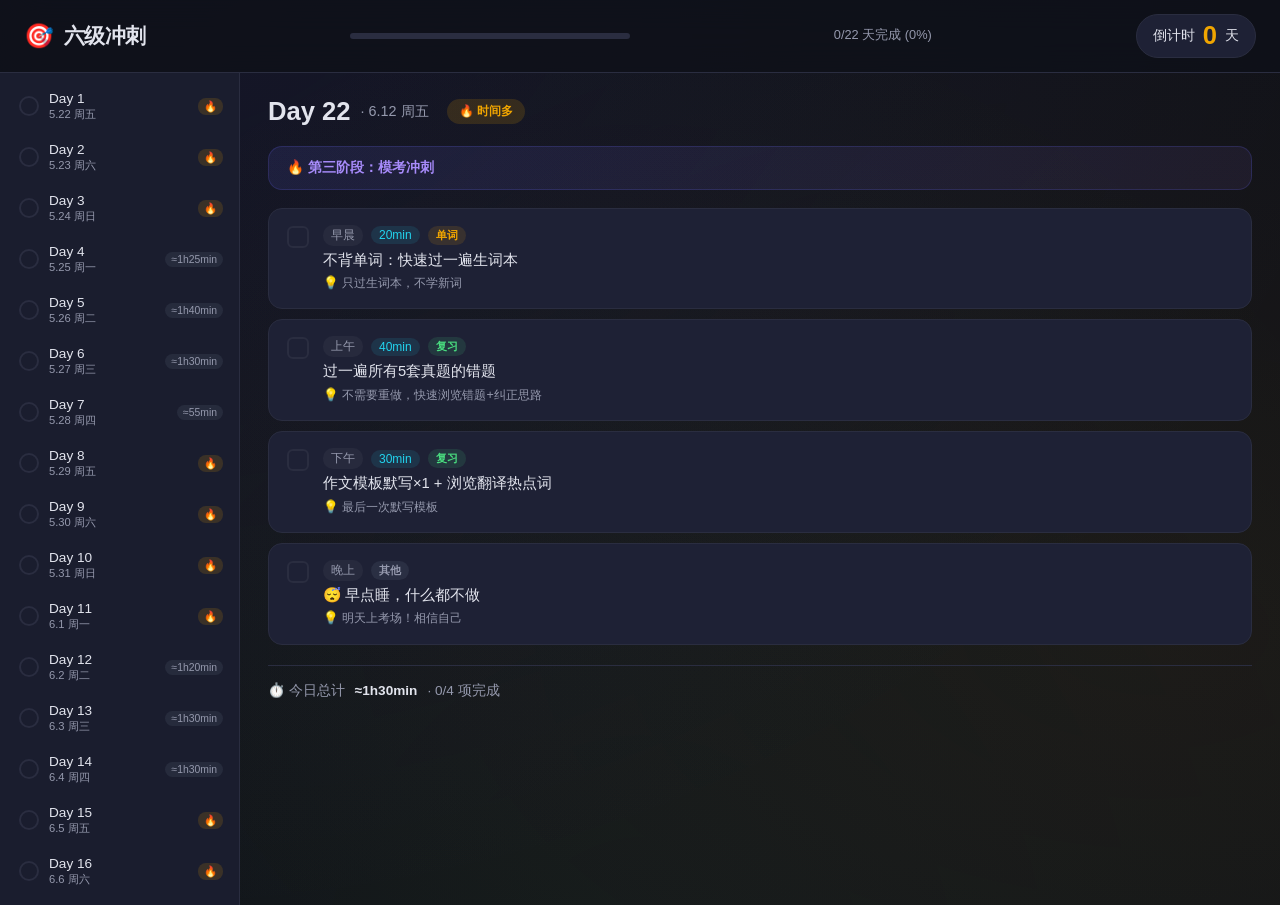
<file: cet6-tracker.html>
<!DOCTYPE html>
<html lang="zh-CN">
<head>
<meta charset="UTF-8">
<meta name="viewport" content="width=device-width, initial-scale=1.0">
<title>六级22天冲刺 · CET-6 Tracker</title>
<meta name="description" content="六级22天冲刺备考追踪器 · 覆盖词汇、听力、阅读、翻译、作文全科训练 · 每日任务打卡+视频直达">
<meta http-equiv="Content-Security-Policy" content="default-src 'self'; style-src 'self' 'unsafe-inline'; script-src 'self' 'unsafe-inline';">
<style>
  :root {
    --bg: #0f1119;
    --surface: #1a1d2e;
    --card: #1e2135;
    --border: #2a2d40;
    --text: #e2e4ed;
    --text2: #9599ad;
    --gold: #f0a500;
    --green: #4ade80;
    --red: #f87171;
    --blue: #6366f1;
    --purple: #a78bfa;
    --cyan: #22d3ee;
    --radius: 14px;
    --shadow: 0 4px 24px rgba(0,0,0,.3);
  }
  * { margin:0; padding:0; box-sizing:border-box; }
  body {
    font-family: -apple-system,BlinkMacSystemFont,'Segoe UI','PingFang SC','Microsoft YaHei',sans-serif;
    background: var(--bg);
    color: var(--text);
    min-height: 100vh;
    overflow-x: hidden;
  }
  body::before {
    content: ''; position: fixed; top: -50%; left: -50%; width: 200%; height: 200%;
    background: radial-gradient(ellipse at 30% 20%, rgba(99,102,241,.08) 0%, transparent 50%),
                radial-gradient(ellipse at 70% 60%, rgba(240,165,0,.06) 0%, transparent 50%),
                radial-gradient(ellipse at 50% 80%, rgba(74,222,128,.04) 0%, transparent 50%);
    pointer-events: none; z-index: 0;
  }
  /* skip-link */
  .sr-only{position:absolute;width:1px;height:1px;padding:0;margin:-1px;overflow:hidden;clip:rect(0,0,0,0);white-space:nowrap;border:0}
  .sr-only:focus{position:fixed;top:10px;left:10px;width:auto;height:auto;clip:auto;padding:8px 16px;background:var(--blue);color:#fff;font-weight:600;border-radius:8px;z-index:999;white-space:nowrap}

  /* ── Header ── */
  .header {
    position: sticky; top: 0; z-index: 100;
    backdrop-filter: blur(20px); -webkit-backdrop-filter: blur(20px);
    background: rgba(15,17,25,.85);
    border-bottom: 1px solid var(--border);
    padding: 14px 24px;
    display: flex; align-items: center; justify-content: space-between;
    gap: 16px; flex-wrap: wrap;
  }
  .header-title {
    font-size: 1.3rem; font-weight: 700; letter-spacing: -.02em;
    display: flex; align-items: center; gap: 10px;
  }
  .header-title .icon { font-size: 1.5rem; }
  .countdown {
    display: flex; align-items: center; gap: 8px;
    background: var(--card); padding: 8px 16px; border-radius: 30px;
    font-size: .9rem; border: 1px solid var(--border);
  }
  .countdown-num {
    font-size: 1.6rem; font-weight: 800; color: var(--gold);
    line-height: 1;
  }
  .progress-bar-wrap {
    flex: 1; min-width: 120px; max-width: 280px;
    height: 6px; background: var(--border); border-radius: 10px;
    overflow: hidden;
  }
  .progress-bar-fill {
    height: 100%; border-radius: 10px;
    background: linear-gradient(90deg, var(--blue), var(--purple));
    transition: width .5s cubic-bezier(.4,0,.2,1);
  }
  .progress-text { font-size: .8rem; color: var(--text2); white-space: nowrap; }

  /* ── Layout ── */
  .app {
    display: flex; height: calc(100vh - 68px); position: relative; z-index: 1;
  }
  .sidebar {
    width: 240px; min-width: 240px;
    background: var(--surface);
    border-right: 1px solid var(--border);
    overflow-y: auto; padding: 8px 0;
    scrollbar-width: thin; scrollbar-color: var(--border) transparent;
  }
  .sidebar::-webkit-scrollbar { width: 4px; }
  .sidebar::-webkit-scrollbar-thumb { background: var(--border); border-radius: 10px; }

  .day-item {
    display: flex; align-items: center; gap: 10px;
    padding: 10px 16px; cursor: pointer;
    transition: all .15s; border-left: 3px solid transparent;
    font-size: .85rem; position: relative;
  }
  .day-item:hover { background: rgba(255,255,255,.03); }
  .day-item.active {
    background: rgba(99,102,241,.1);
    border-left-color: var(--blue);
  }
  .day-item.completed .day-check { background: var(--green); border-color: var(--green); }
  .day-item.completed .day-check::after {
    content: '✓'; color: #000; font-size: .65rem; font-weight: 800;
  }
  .day-check {
    width: 20px; height: 20px; border-radius: 50%;
    border: 2px solid var(--border); flex-shrink: 0;
    display: flex; align-items: center; justify-content: center;
    transition: all .2s;
  }
  .day-label { flex: 1; }
  .day-label small { display: block; color: var(--text2); font-size: .7rem; margin-top: 1px; }
  .day-badge {
    font-size: .65rem; padding: 2px 6px; border-radius: 8px;
    background: rgba(240,165,0,.15); color: var(--gold);
  }
  .day-badge.work { background: rgba(148,163,184,.1); color: var(--text2); }

  .jump-today {
    display: none; padding: 8px 16px; text-align: center;
  }
  .jump-today .btn-jump {
    background: var(--blue); color: #fff; border: none;
    padding: 6px 16px; border-radius: 20px; font-size: .8rem;
    cursor: pointer; font-family: inherit;
  }
  @media(max-width:720px){.jump-today{display:block}}

  /* ── Main ── */
  .main {
    flex: 1; overflow-y: auto; padding: 24px 28px;
    scrollbar-width: thin; scrollbar-color: var(--border) transparent;
  }
  .main::-webkit-scrollbar { width: 4px; }
  .main::-webkit-scrollbar-thumb { background: var(--border); border-radius: 10px; }

  .day-header {
    margin-bottom: 20px;
  }
  .day-header h2 {
    font-size: 1.6rem; font-weight: 700;
    display: flex; align-items: center; gap: 10px;
  }
  .day-header .date { color: var(--text2); font-size: .9rem; font-weight: 400; }
  .day-tag {
    display: inline-block; padding: 4px 12px; border-radius: 20px;
    font-size: .75rem; font-weight: 600; margin-left: 8px;
  }
  .day-tag.fire { background: rgba(240,165,0,.15); color: var(--gold); }
  .day-tag.work { background: rgba(148,163,184,.1); color: var(--text2); }

  .stage-banner {
    background: linear-gradient(135deg, rgba(99,102,241,.12), rgba(168,123,250,.08));
    border: 1px solid rgba(99,102,241,.2);
    border-radius: var(--radius); padding: 12px 18px; margin-bottom: 18px;
    font-size: .85rem; color: var(--text2);
  }
  .stage-banner strong { color: var(--purple); }

  .task-card {
    background: var(--card); border: 1px solid var(--border);
    border-radius: var(--radius); padding: 16px 18px; margin-bottom: 10px;
    display: flex; align-items: flex-start; gap: 14px;
    transition: all .2s; position: relative;
  }
  .task-card:hover { border-color: rgba(255,255,255,.1); }
  .task-card.done { opacity: .7; border-left: 3px solid var(--green); }
  .task-card.done .task-content { text-decoration: line-through; text-decoration-color: var(--text2); }

  .task-cb {
    width: 22px; height: 22px; border-radius: 6px;
    border: 2px solid var(--border); flex-shrink: 0; margin-top: 1px;
    cursor: pointer; display: flex; align-items: center; justify-content: center;
    transition: all .2s;
  }
  .task-cb:hover { border-color: var(--blue); }
  .task-cb:focus-visible { outline: 2px solid var(--blue); outline-offset: 2px; }
  .task-cb.checked {
    background: var(--green); border-color: var(--green);
  }
  .task-cb.checked::after {
    content: '✓'; font-size: .7rem; font-weight: 800; color: #000;
  }

  .task-body { flex: 1; min-width: 0; }
  .task-meta {
    display: flex; align-items: center; gap: 8px; margin-bottom: 4px;
    flex-wrap: wrap;
  }
  .task-time {
    font-size: .75rem; color: var(--text2);
    background: rgba(255,255,255,.04); padding: 2px 8px; border-radius: 10px;
  }
  .task-dur {
    font-size: .75rem; color: var(--cyan);
    background: rgba(34,211,238,.1); padding: 2px 8px; border-radius: 10px;
  }
  .task-cat {
    font-size: .7rem; padding: 2px 8px; border-radius: 10px;
    font-weight: 600; text-transform: uppercase;
  }
  .task-cat.word { background: rgba(240,165,0,.12); color: var(--gold); }
  .task-cat.video { background: rgba(99,102,241,.12); color: var(--blue); }
  .task-cat.listen { background: rgba(168,123,250,.12); color: var(--purple); }
  .task-cat.exam { background: rgba(248,113,113,.12); color: var(--red); }
  .task-cat.review { background: rgba(74,222,128,.12); color: var(--green); }
  .task-cat.other { background: rgba(148,163,184,.1); color: var(--text2); }

  .task-content { font-size: .92rem; margin-bottom: 4px; line-height: 1.45; }
  .task-note {
    font-size: .78rem; color: var(--text2); line-height: 1.4;
  }
  .task-actions { display: flex; gap: 8px; margin-top: 6px; flex-wrap: wrap; }

  .btn {
    display: inline-flex; align-items: center; gap: 5px;
    padding: 6px 14px; border-radius: 20px; font-size: .78rem;
    border: 1px solid var(--border); cursor: pointer;
    background: transparent; color: var(--text);
    transition: all .15s; text-decoration: none;
    font-family: inherit;
  }
  .btn:hover { background: rgba(255,255,255,.05); border-color: rgba(255,255,255,.15); }
  .btn.play { border-color: rgba(99,102,241,.3); color: var(--blue); }
  .btn.play:hover { background: rgba(99,102,241,.1); }
  .btn.search { border-color: rgba(34,211,238,.2); color: var(--cyan); font-size: .73rem; }

  .day-footer {
    margin-top: 20px; padding-top: 16px;
    border-top: 1px solid var(--border);
    display: flex; align-items: center; gap: 10px; flex-wrap: wrap;
    color: var(--text2); font-size: .85rem;
  }
  .day-footer strong { color: var(--text); }

  /* ── Responsive ── */
  @media (max-width: 720px) {
    .app { flex-direction: column; height: auto; }
    .sidebar {
      width: 100%; min-width: 0; max-height: 140px;
      display: flex; overflow-x: auto; overflow-y: hidden;
      border-right: none; border-bottom: 1px solid var(--border);
      padding: 8px; gap: 4px;
    }
    .sidebar::-webkit-scrollbar { height: 3px; }
    .day-item {
      flex-direction: column; align-items: center; gap: 4px;
      padding: 8px 12px; border-left: none; border-bottom: 2px solid transparent;
      min-width: 60px; text-align: center; font-size: .75rem;
      white-space: nowrap;
    }
    .day-item.active { border-left: none; border-bottom-color: var(--blue); }
    .main { padding: 16px; }
    .header { padding: 10px 14px; }
    .header-title { font-size: 1rem; }
    .countdown { padding: 6px 12px; }
    .countdown-num { font-size: 1.3rem; }
    .progress-bar-wrap { max-width: 140px; }
  }
</style>
</head>
<body>
<a href="#main-content" class="sr-only">跳转到内容</a>
<div class="header">
  <div class="header-title">
    <span class="icon">🎯</span> 六级冲刺
  </div>
  <div class="progress-bar-wrap">
    <div class="progress-bar-fill" id="globalProgressBar" role="progressbar" aria-valuenow="0" aria-valuemin="0" aria-valuemax="22" style="width:0%"></div>
  </div>
  <div class="progress-text" id="globalProgressText">0/22 天完成</div>
  <div class="countdown">
    倒计时 <span class="countdown-num" id="countdownNum">22</span> 天
  </div>
</div>

<div class="app" id="main-content">
  <div class="sidebar" id="sidebar" role="tablist" aria-label="学习日导航">
    <div class="jump-today"><button class="btn-jump" onclick="switchDay(getTodayIndex()+1)">📍 跳到今天</button></div>
  </div>
  <div class="main" id="mainContent"></div>
</div>

<script>
// ═════════════════════ PLAN DATA ═════════════════════
const STAGES = [
  { name:'方法论+单词启动',  icon:'📖', range:[1,7] },
  { name:'真题实战',         icon:'⚔️', range:[8,14] },
  { name:'模考冲刺',         icon:'🔥', range:[15,22] },
];
const TAG_FIRE = '<span class="day-tag fire">🔥 时间多</span>';
const TAG_WORK = '<span class="day-tag work">📋 工作日</span>';
const COLLECTION_BASE = 'https://space.bilibili.com/11021614/lists';

const planData = [
{ day:1, date:'5.22', wd:'周五', type:'fire', stage:1, total:'≈2h',
  tasks:[
    {cat:'word',  time:'早晨', dur:'30min', text:'不背单词：新词80个', note:'选词书「六级核心词汇」，刷第一组', actions:[], doneLabel:'刷完80个新词'},
    {cat:'video', time:'上午', dur:'42min', text:'瑞思拜：六级阅读第1讲·基本做题步骤', note:'掌握「连连看」方法：关键词→定位→同义替换', actions:[
      {label:'📺 打开合集找视频', url:COLLECTION_BASE, tip:'合集：26上 六级阅读 → 第1讲'},
      {label:'🔍 B站搜索', url:'https://search.bilibili.com/all?keyword=我是瑞斯拜+六级阅读+第一讲+基本做题步骤', tip:'搜「我是瑞斯拜 六级阅读第一讲」'}
    ], doneLabel:'看完视频+做了笔记'},
    {cat:'video', time:'下午', dur:'23min', text:'瑞思拜：六级作文课第1节·考什么怎么套', note:'把模板框架抄本子上：开头段/论证段/结尾段', actions:[
      {label:'📺 打开合集找视频', url:COLLECTION_BASE, tip:'合集：26年六级作文 → 第1节'},
      {label:'🔍 B站搜索', url:'https://search.bilibili.com/all?keyword=我是瑞斯拜+六级作文课+第一节', tip:'搜「我是瑞斯拜 六级作文课第一节」'}
    ], doneLabel:'模板已抄到本子上'},
    {cat:'listen',time:'晚上', dur:'20min', text:'听力预热：看着原文听真题Section A', note:'不做题！纯感受"原来这个音是这个单词"', actions:[], doneLabel:'听完Section A'},
    {cat:'word',  time:'碎片', dur:'-', text:'不背单词：APP复习提醒', note:'来了就刷，别攒', actions:[], doneLabel:'复习完成'},
  ]
},
{ day:2, date:'5.23', wd:'周六', type:'fire', stage:1, total:'≈2h10min',
  tasks:[
    {cat:'word',  time:'早晨', dur:'35min', text:'不背单词：新词80个+复习', note:'保持节奏', actions:[], doneLabel:'完成'},
    {cat:'video', time:'上午', dur:'31min', text:'瑞思拜：六级翻译第1篇·节约美德', note:'学翻译基本步骤：拆句→主干提取→逐句翻译', actions:[
      {label:'📺 打开合集找视频', url:COLLECTION_BASE, tip:'合集：26上六级翻译 → 节约美德'},
      {label:'🔍 B站搜索', url:'https://search.bilibili.com/all?keyword=我是瑞斯拜+六级翻译+节约美德', tip:'搜「我是瑞斯拜 六级翻译 节约美德」'}
    ], doneLabel:'看完+笔记'},
    {cat:'video', time:'下午', dur:'43min', text:'瑞思拜：六级听力第1节·基本做题方法', note:'"从听懂到做对"——注意视听一致原则', actions:[
      {label:'📺 打开合集找视频', url:COLLECTION_BASE, tip:'合集：26上六级听力 → 第1节'},
      {label:'🔍 B站搜索', url:'https://search.bilibili.com/all?keyword=我是瑞斯拜+六级听力+第一节', tip:'搜「我是瑞斯拜 六级听力第一节」'}
    ], doneLabel:'看完+笔记'},
    {cat:'word',  time:'碎片', dur:'-', text:'不背单词：复习提醒', actions:[], doneLabel:'完成'},
  ]
},

// CONTINUED BELOW - days 3-22 data...

{ day:3, date:'5.24', wd:'周日', type:'fire', stage:1, total:'≈2h25min',
  tasks:[
    {cat:'word', time:'早晨', dur:'35min', text:'不背单词：新词80个+复习', actions:[], doneLabel:'完成'},
    {cat:'video', time:'上午', dur:'24min', text:'瑞思拜：六级阅读第2讲·仔细阅读', note:'学仔细阅读的解题技巧', actions:[{label:'📺 打开合集找视频', url:COLLECTION_BASE, tip:'合集：26上 六级阅读 → 第2讲'}], doneLabel:'看完+笔记'},
    {cat:'video', time:'下午', dur:'32min', text:'瑞思拜：六级听力第2节·长对话', note:'学长对话的做题方法', actions:[{label:'📺 打开合集找视频', url:COLLECTION_BASE, tip:'合集：26上六级听力 → 第2节'}], doneLabel:'看完+笔记'},
    {cat:'word', time:'碎片', dur:'-', text:'不背单词：复习提醒', actions:[], doneLabel:'完成'},
  ]
},
{ day:4, date:'5.25', wd:'周一', type:'work', stage:1, total:'≈1h25min',
  tasks:[
    {cat:'word', time:'早晨', dur:'30min', text:'不背单词：新词80个', actions:[], doneLabel:'完成'},
    {cat:'video', time:'午休', dur:'30min', text:'瑞思拜：六级作文课第2节·模板套用', note:'把A1讲的模板套到真题题目上练', actions:[{label:'📺 打开合集找视频', url:COLLECTION_BASE, tip:'合集：26上六级作文 → 第2节'}], doneLabel:'看完+练习'},
    {cat:'review',time:'晚上', dur:'25min', text:'翻译复习：回顾第2天的节约美德', note:'重看翻译笔记，遮住译文自己翻一遍', actions:[], doneLabel:'复习完成'},
    {cat:'word', time:'碎片', dur:'-', text:'不背单词：复习提醒', actions:[], doneLabel:'完成'},
  ]
},
{ day:5, date:'5.26', wd:'周二', type:'work', stage:1, total:'≈1h40min',
  tasks:[
    {cat:'word', time:'早晨', dur:'30min', text:'不背单词：新词80个', actions:[], doneLabel:'完成'},
    {cat:'video', time:'午休', dur:'28min', text:'瑞思拜：六级翻译第2篇·共享经济', note:'练习拆句翻译法', actions:[{label:'📺 打开合集找视频', url:COLLECTION_BASE, tip:'合集：26上六级翻译 → 共享经济'}], doneLabel:'看完+笔记'},
    {cat:'review',time:'晚上', dur:'40min', text:'整理笔记：作文模板+阅读方法总结', note:'用自己话总结一遍方法，加深记忆', actions:[], doneLabel:'笔记整理完成'},
    {cat:'word', time:'碎片', dur:'-', text:'不背单词：复习提醒', actions:[], doneLabel:'完成'},
  ]
},
{ day:6, date:'5.27', wd:'周三', type:'work', stage:1, total:'≈1h30min',
  tasks:[
    {cat:'word', time:'早晨', dur:'25min', text:'不背单词：新词80个', actions:[], doneLabel:'完成'},
    {cat:'video', time:'午休', dur:'32min', text:'瑞思拜：六级听力第3节·篇章', note:'学篇章题型的做题方法', actions:[{label:'📺 打开合集找视频', url:COLLECTION_BASE, tip:'合集：26上六级听力 → 第3节'}], doneLabel:'看完+笔记'},
    {cat:'review',time:'晚上', dur:'30min', text:'背作文模板+不背单词复习', note:'把A2的模板反复读，读到能脱口而出', actions:[], doneLabel:'完成'},
  ]
},
{ day:7, date:'5.28', wd:'周四', type:'work', stage:1, total:'≈55min',
  tasks:[
    {cat:'word', time:'早晨', dur:'25min', text:'不背单词：新词80个', actions:[], doneLabel:'完成'},
    {cat:'other', time:'晚上', dur:'30min', text:'回看所有笔记+准备第一套真题', note:'阅读方法论/作文模板/翻译步骤/听力方法全部过一遍。准备好最近3年内任意一套六级真题', actions:[{label:'🔍 搜真题资源', url:'https://search.bilibili.com/all?keyword=六级真题+2025+2024+PDF', tip:'B站搜六级真题PDF，或买星火/华研真题集'}], doneLabel:'笔记已过完，真题已就位'},
    {cat:'word', time:'碎片', dur:'-', text:'不背单词：复习提醒', actions:[], doneLabel:'完成'},
  ]
},
{ day:8, date:'5.29', wd:'周五', type:'fire', stage:2, total:'≈2h55min',
  tasks:[
    {cat:'word', time:'早晨', dur:'25min', text:'不背单词：新词80个', actions:[], doneLabel:'完成'},
    {cat:'exam', time:'白天', dur:'2h10min', text:'📝 真题第1套：完整模考', note:'严格计时！作文30→听力30→阅读40→翻译30。选词填空放到最后做！', actions:[{label:'🔍 搜真题资源', url:'https://search.bilibili.com/all?keyword=六级真题+2025+2024+PDF', tip:'推荐做2024年12月或2025年6月的真题'}], doneLabel:'模考完成'},
    {cat:'review',time:'晚上', dur:'20min', text:'对答案+标记错题', note:'不精析，只标出错题，明天专门精析', actions:[], doneLabel:'完成'},
    {cat:'word', time:'碎片', dur:'-', text:'不背单词：复习提醒', actions:[], doneLabel:'完成'},
  ]
},
{ day:9, date:'5.30', wd:'周六', type:'fire', stage:2, total:'≈2h35min',
  tasks:[
    {cat:'word', time:'早晨', dur:'25min', text:'不背单词：新词80个', actions:[], doneLabel:'完成'},
    {cat:'review',time:'上午', dur:'50min', text:'🔍 精析阅读：每道错题回原文找对应句', note:'标记生词+整理同义替换对（如decline→drop）。生词加入不背单词生词本', actions:[], doneLabel:'精析完成'},
    {cat:'review',time:'下午', dur:'40min', text:'🔍 精析听力：对答案→看原文听→不看原文盲听', note:'标记连读/弱读。听不出来的地方反复听3遍', actions:[], doneLabel:'精析完成'},
    {cat:'review',time:'晚上', dur:'40min', text:'🔍 精析翻译+作文：对照范文，用模板重写作文', note:'对照参考答案，圈出不会翻的词，记下参考译文的句型', actions:[], doneLabel:'精析完成'},
    {cat:'word', time:'碎片', dur:'-', text:'不背单词：复习+真题生词入生词本', actions:[], doneLabel:'完成'},
  ]
},
{ day:10, date:'5.31', wd:'周日', type:'fire', stage:2, total:'≈2h55min',
  tasks:[
    {cat:'word', time:'早晨', dur:'25min', text:'不背单词：新词80个', actions:[], doneLabel:'完成'},
    {cat:'exam', time:'白天', dur:'2h10min', text:'📝 真题第2套：完整模考', note:'严格计时！注意做题顺序：仔细阅读→长篇匹配→翻译→选词填空', actions:[{label:'🔍 搜真题资源', url:'https://search.bilibili.com/all?keyword=六级真题+2025+2024+PDF', tip:'推荐做2024年6月或2025年12月的真题'}], doneLabel:'模考完成'},
    {cat:'review',time:'晚上', dur:'20min', text:'对答案+标记错题', actions:[], doneLabel:'完成'},
    {cat:'word', time:'碎片', dur:'-', text:'不背单词：复习提醒', actions:[], doneLabel:'完成'},
  ]
},
{ day:11, date:'6.1', wd:'周一', type:'fire', stage:2, total:'≈2h25min',
  tasks:[
    {cat:'word', time:'早晨', dur:'25min', text:'不背单词：新词80个', actions:[], doneLabel:'完成'},
    {cat:'review',time:'白天', dur:'2h', text:'🔍 精析第2套（阅读→听力→翻译→作文）', note:'和第9天一样流程：阅读找对应句+听力盲听+翻译对比+作文重写', actions:[], doneLabel:'精析完成'},
    {cat:'word', time:'碎片', dur:'-', text:'不背单词：复习提醒', actions:[], doneLabel:'完成'},
  ]
},
{ day:12, date:'6.2', wd:'周二', type:'work', stage:2, total:'≈1h20min',
  tasks:[
    {cat:'word', time:'早晨', dur:'20min', text:'不背单词：新词60个（减量，优先复习）', actions:[], doneLabel:'完成'},
    {cat:'video', time:'午休', dur:'30min', text:'📺 弱项强化：根据前两套真题暴露的弱点，挑C1~C6中对应视频看', note:'阅读弱→C3/C4；听力弱→C1/C2；词汇弱→C5/C6。去瑞思拜合集里找', actions:[{label:'📺 打开合集页面', url:COLLECTION_BASE, tip:'去合集页面，找26上 六级阅读/六级听力 的后续视频'}], doneLabel:'看完'},
    {cat:'review',time:'晚上', dur:'30min', text:'不背单词复习+背作文模板', actions:[], doneLabel:'完成'},
  ]
},
{ day:13, date:'6.3', wd:'周三', type:'work', stage:2, total:'≈1h30min',
  tasks:[
    {cat:'word', time:'早晨', dur:'20min', text:'不背单词：新词60个', actions:[], doneLabel:'完成'},
    {cat:'exam', time:'晚上', dur:'1h10min', text:'📝 真题第3套：阅读40min+听力30min', note:'分模块做，作文翻译明天完成', actions:[{label:'🔍 搜真题资源', url:'https://search.bilibili.com/all?keyword=六级真题+2025+2024+PDF', tip:'推荐做2023年12月的真题'}], doneLabel:'阅读+听力完成'},
    {cat:'word', time:'碎片', dur:'-', text:'不背单词：复习提醒', actions:[], doneLabel:'完成'},
  ]
},
{ day:14, date:'6.4', wd:'周四', type:'work', stage:2, total:'≈1h30min',
  tasks:[
    {cat:'word', time:'早晨', dur:'20min', text:'不背单词：新词60个', actions:[], doneLabel:'完成'},
    {cat:'exam', time:'晚上', dur:'1h10min', text:'📝 完成第3套：作文+翻译+对答案', note:'作文30min+翻译30min，然后对答案', actions:[], doneLabel:'完成'},
    {cat:'word', time:'碎片', dur:'-', text:'不背单词：复习提醒', actions:[], doneLabel:'完成'},
  ]
},
{ day:15, date:'6.5', wd:'周五', type:'fire', stage:3, total:'≈3h25min',
  tasks:[
    {cat:'word', time:'早晨', dur:'15min', text:'不背单词：新词50个（维持为主）', actions:[], doneLabel:'完成'},
    {cat:'review',time:'白天', dur:'1h30min', text:'🔍 精析第3套：重点看阅读和听力的错题规律', note:'找规律：哪种题型总错？是定位不准还是单词不认识？', actions:[], doneLabel:'精析完成'},
    {cat:'video', time:'下午', dur:'1h', text:'📺 弱项强化：从C1~C6中选2个视频看', note:'C1=听力第4节30min,C2=听力第5节42min,C3=阅读第4讲35min,C4=阅读第5讲31min,C5=考前词汇25min,C6=同义替换10min', actions:[{label:'📺 打开合集页面', url:COLLECTION_BASE, tip:'去瑞思拜合集找对应视频'}], doneLabel:'看完2个视频'},
    {cat:'exam', time:'晚上', dur:'40min', text:'作文模板练习：限时30min写一篇', note:'用模板套不同话题，练到条件反射', actions:[], doneLabel:'作文完成'},
  ]
},
{ day:16, date:'6.6', wd:'周六', type:'fire', stage:3, total:'≈3h55min',
  tasks:[
    {cat:'word', time:'早晨', dur:'15min', text:'不背单词：新词50个', actions:[], doneLabel:'完成'},
    {cat:'exam', time:'白天', dur:'2h10min', text:'📝 真题第4套：完整模考（严格计时！）', note:'这是倒数第二套完整真题，按真实考试节奏来', actions:[{label:'🔍 搜真题资源', url:'https://search.bilibili.com/all?keyword=六级真题+2023+2024+PDF', tip:'推荐做2023年6月的真题'}], doneLabel:'模考完成'},
    {cat:'review',time:'下午', dur:'1h30min', text:'🔍 精析第4套', note:'该精析的精析，时间不够的话重点看阅读和听力错题', actions:[], doneLabel:'精析完成'},
  ]
},
{ day:17, date:'6.7', wd:'周日', type:'fire', stage:3, total:'≈3h55min',
  tasks:[
    {cat:'word', time:'早晨', dur:'15min', text:'不背单词：新词50个', actions:[], doneLabel:'完成'},
    {cat:'exam', time:'上午', dur:'2h10min', text:'📝 真题第5套：最后一次完整模考！', note:'最后一次！拿出考试状态。选词填空依然最后做', actions:[{label:'🔍 搜真题资源', url:'https://search.bilibili.com/all?keyword=六级真题+2023+2024+PDF', tip:'推荐做2023年6月或2022年12月的真题'}], doneLabel:'模考完成'},
    {cat:'review',time:'下午', dur:'1h30min', text:'🔍 精析第5套', actions:[], doneLabel:'精析完成'},
  ]
},
{ day:18, date:'6.8', wd:'周一', type:'fire', stage:3, total:'≈2h27min',
  tasks:[
    {cat:'word', time:'早晨', dur:'10min', text:'不背单词：新词30个（收缩，重复习）', actions:[], doneLabel:'完成'},
    {cat:'video', time:'白天', dur:'26min', text:'📺 瑞思拜：考前50分-必考词汇预测', note:'考前必备的高频词和预测词', actions:[{label:'🔍 B站搜索', url:'https://search.bilibili.com/all?keyword=我是瑞斯拜+考前50分+必考词汇预测', tip:'搜「瑞斯拜 考前50分 必考词汇」'}], doneLabel:'看完'},
    {cat:'video', time:'白天', dur:'11min', text:'📺 瑞思拜：10组最常见同义替换+写作高级替换词', note:'阅读和写作都能用上', actions:[{label:'🔍 B站搜索', url:'https://search.bilibili.com/all?keyword=我是瑞斯拜+同义替换+写作高级替换词', tip:'搜「瑞斯拜 同义替换 写作高级替换词」'}], doneLabel:'看完'},
    {cat:'exam', time:'下午', dur:'1h10min', text:'作文模板限时练习×2篇', note:'不同类型话题各一篇（现象分析+利弊讨论），30min/篇', actions:[], doneLabel:'2篇完成'},
    {cat:'review',time:'晚上', dur:'30min', text:'回顾5套真题错题本+总结高频错误类型', note:'是词汇问题？定位问题？还是时间不够？', actions:[], doneLabel:'总结完成'},
  ]
},
{ day:19, date:'6.9', wd:'周二', type:'work', stage:3, total:'≈1h20min',
  tasks:[
    {cat:'word', time:'早晨', dur:'20min', text:'不背单词：只复习，不学新词', note:'词汇量已经够了，维持即可', actions:[], doneLabel:'完成'},
    {cat:'review',time:'晚上', dur:'30min', text:'作文模板背诵：默写模板框架', note:'确保能条件反射——拿到任何题目3分钟内列出提纲', actions:[], doneLabel:'默写完成'},
    {cat:'review',time:'晚上', dur:'30min', text:'翻译热点话题浏览', note:'教育/科技/文化/环境各看一篇范文，熟悉常见表达', actions:[{label:'🔍 搜翻译范文', url:'https://search.bilibili.com/all?keyword=六级翻译+预测+热点话题+2026', tip:'B站搜「六级翻译 预测 热点话题」'}], doneLabel:'浏览完成'},
  ]
},
{ day:20, date:'6.10', wd:'周三', type:'work', stage:3, total:'≈55min',
  tasks:[
    {cat:'word', time:'早晨', dur:'15min', text:'不背单词：只复习', actions:[], doneLabel:'完成'},
    {cat:'listen',time:'晚上', dur:'40min', text:'听力保温：挑一套真题听力裸听做题', note:'保持耳朵的英语感觉，做完复盘错题', actions:[], doneLabel:'完成'},
  ]
},
{ day:21, date:'6.11', wd:'周四', type:'work', stage:3, total:'≈1h5min',
  tasks:[
    {cat:'word', time:'早晨', dur:'15min', text:'不背单词：只复习', actions:[], doneLabel:'完成'},
    {cat:'video', time:'晚上', dur:'25min', text:'📺 重温：考前50分-必考词汇预测', note:'考前最后一次过高频词', actions:[{label:'🔍 B站搜索', url:'https://search.bilibili.com/all?keyword=我是瑞斯拜+考前50分+必考词汇预测', tip:'搜「瑞斯拜 考前50分 必考词汇」'}], doneLabel:'看完'},
    {cat:'review',time:'晚上', dur:'15min', text:'作文模板最后默写一遍', actions:[], doneLabel:'默写完成'},
    {cat:'other', time:'晚上', dur:'10min', text:'🎒 检查：准考证+身份证+文具+听力耳机电池', note:'耳机试一下，电池换新的', actions:[], doneLabel:'全部就位'},
  ]
},
{ day:22, date:'6.12', wd:'周五', type:'fire', stage:3, total:'≈1h30min',
  tasks:[
    {cat:'word', time:'早晨', dur:'20min', text:'不背单词：快速过一遍生词本', note:'只过生词本，不学新词', actions:[], doneLabel:'完成'},
    {cat:'review',time:'上午', dur:'40min', text:'过一遍所有5套真题的错题', note:'不需要重做，快速浏览错题+纠正思路', actions:[], doneLabel:'完成'},
    {cat:'review',time:'下午', dur:'30min', text:'作文模板默写×1 + 浏览翻译热点词', note:'最后一次默写模板', actions:[], doneLabel:'完成'},
    {cat:'other', time:'晚上', dur:'-', text:'😴 早点睡，什么都不做', note:'明天上考场！相信自己', actions:[], doneLabel:'已休息'},
  ]
}];

// ═══════════════════ APP LOGIC ═══════════════════
const EXAM_DATE = new Date(2026,5,13);
const STORAGE_KEY = 'cet6_tracker_v2';

function getTodayIndex() {
  const now = new Date();
  const start = new Date(2026,4,22);
  const diff = Math.floor((now - start) / 86400000);
  return Math.max(0, Math.min(21, diff));
}

function loadState() {
  try { return JSON.parse(localStorage.getItem(STORAGE_KEY)) || {}; }
  catch { return {}; }
}
function saveState(state) { localStorage.setItem(STORAGE_KEY, JSON.stringify(state)); }

function calcProgress(state) {
  let completedDays = 0;
  planData.forEach((d,i) => {
    const dayKey = 'day' + (i+1);
    const tasks = state[dayKey] || {};
    const totalTasks = d.tasks.length;
    const doneTasks = Object.values(tasks).filter(v=>v).length;
    if (totalTasks > 0 && doneTasks >= totalTasks) completedDays++;
  });
  return completedDays;
}

function getDayState(state, dayNum) {
  return state['day' + dayNum] || {};
}

// Render sidebar with ARIA roles
function renderSidebar(activeDay) {
  const sidebar = document.getElementById('sidebar');
  const state = loadState();
  let html = '<div class="jump-today"><button class="btn-jump" onclick="switchDay(getTodayIndex()+1)">📍 跳到今天</button></div>';
  planData.forEach((d,i) => {
    const dn = i+1;
    const dayState = getDayState(state, dn);
    const allDone = d.tasks.length > 0 && d.tasks.every((_,ti) => dayState['t'+ti]);
    const isActive = dn === activeDay;
    const cls = ['day-item', isActive ? 'active' : '', allDone ? 'completed' : ''].filter(Boolean).join(' ');
    html += '<div class="'+cls+'" data-day="'+dn+'" onclick="switchDay('+dn+')" onkeydown="if(event.key===\'Enter\'||event.key===\' \'){event.preventDefault();switchDay('+dn+')}" role="tab" aria-selected="'+(isActive?'true':'false')+'" tabindex="'+(isActive?'0':'-1')+'">'
      + '<div class="day-check"></div>'
      + '<div class="day-label">Day '+dn+'<small>'+d.date+' '+d.wd+'</small></div>'
      + '<span class="day-badge '+(d.type==='work'?'work':'')+'">'+(d.type==='fire'?'🔥':d.total)+'</span>'
      + '</div>';
  });
  sidebar.innerHTML = html;
  setTimeout(() => {
    const el = sidebar.querySelector('[data-day="'+activeDay+'"]');
    if (el) el.scrollIntoView({ behavior:'smooth', block:'nearest' });
  }, 100);
}

function renderMain(dayNum) {
  const d = planData[dayNum-1];
  const state = loadState();
  const dayState = getDayState(state, dayNum);
  const dn = dayNum;
  const stage = STAGES.find(s => dn >= s.range[0] && dn <= s.range[1]);
  const tag = d.type === 'fire' ? TAG_FIRE : TAG_WORK;
  const allDone = d.tasks.length > 0 && d.tasks.every((_,ti) => dayState['t'+ti]);

  let html = '<div class="day-header"><h2>Day '+dn+' <span class="date">· '+d.date+' '+d.wd+'</span>'+tag+'</h2></div>';

  if (stage) {
    html += '<div class="stage-banner">'+stage.icon+' <strong>第'+(stage.range[0]>=15?'三':stage.range[0]>=8?'二':'一')+'阶段：'+stage.name+'</strong>'+(dn===stage.range[0]?' — 今天进入新阶段！':'')+'</div>';
  }
  if (allDone) {
    html += '<div class="stage-banner" style="background:rgba(74,222,128,.08);border-color:rgba(74,222,128,.2);">✅ 今天的任务全部完成！干得漂亮。</div>';
  }

  d.tasks.forEach((t,ti) => {
    const isDone = !!dayState['t'+ti];
    const catLabel = {word:'单词',video:'视频',listen:'听力',exam:'真题',review:'复习',other:'其他'}[t.cat];
    const cardClass = 'task-card' + (isDone ? ' done' : '');

    html += '<div class="'+cardClass+'" id="task-'+dn+'-'+ti+'">'
      + '<div class="task-cb '+(isDone?'checked':'')+'" data-day="'+dn+'" data-ti="'+ti+'" onclick="toggleTask('+dn+','+ti+')" onkeydown="if(event.key===\'Enter\'||event.key===\' \'){event.preventDefault();toggleTask('+dn+','+ti+')}" role="checkbox" aria-checked="'+(isDone?'true':'false')+'" tabindex="0"></div>'
      + '<div class="task-body">'
      + '<div class="task-meta">'
      + (t.time?'<span class="task-time">'+t.time+'</span>':'')
      + (t.dur&&t.dur!=='-'?'<span class="task-dur">'+t.dur+'</span>':'')
      + '<span class="task-cat '+t.cat+'">'+catLabel+'</span>'
      + '</div>'
      + '<div class="task-content">'+t.text+'</div>'
      + (t.note?'<div class="task-note">💡 '+t.note+'</div>':'')
      + (t.actions&&t.actions.length?'<div class="task-actions">'+t.actions.map(a=>'<a class="btn '+(a.label.includes('打开')||a.label.includes('B站')?'play':'search')+'" href="'+a.url+'" target="_blank" rel="noopener noreferrer" title="'+(a.tip||'')+'">'+a.label+'</a>').join('')+'</div>':'')
      + '</div></div>';
  });

  html += '<div class="day-footer">⏱️ 今日总计 <strong>'+d.total+'</strong>'+(allDone ? ' · ✅ 全部完成' : ' · '+d.tasks.filter((_,ti)=>dayState['t'+ti]).length+'/'+d.tasks.length+' 项完成')+'</div>';
  document.getElementById('mainContent').innerHTML = html;
}

function toggleTask(dayNum, ti) {
  const state = loadState();
  const dayKey = 'day' + dayNum;
  if (!state[dayKey]) state[dayKey] = {};
  state[dayKey]['t'+ti] = !state[dayKey]['t'+ti];
  saveState(state);
  renderMain(dayNum);
  renderSidebar(dayNum);
  updateGlobalProgress();
}

function switchDay(dayNum) {
  renderMain(dayNum);
  renderSidebar(dayNum);
  window.location.hash = 'day' + dayNum;
  const el = document.querySelector('[data-day="'+dayNum+'"]');
  if (el) el.scrollIntoView({ behavior:'smooth', block:'nearest' });
}

function updateGlobalProgress() {
  const state = loadState();
  const completedDays = calcProgress(state);
  const pct = Math.round((completedDays / 22) * 100);
  const bar = document.getElementById('globalProgressBar');
  bar.style.width = pct + '%';
  bar.setAttribute('aria-valuenow', completedDays);
  const text = completedDays + '/22 天完成 (' + pct + '%)';
  document.getElementById('globalProgressText').textContent = text;
  bar.setAttribute('aria-valuetext', text);
}

function updateCountdown() {
  const now = new Date();
  const diff = Math.ceil((EXAM_DATE - now) / 86400000);
  document.getElementById('countdownNum').textContent = Math.max(0, diff);
}

function init() {
  let activeDay = getTodayIndex() + 1;
  const hash = window.location.hash;
  if (hash && hash.startsWith('#day')) {
    const d = parseInt(hash.replace('#day',''));
    if (d >= 1 && d <= 22) activeDay = d;
  }
  renderMain(activeDay);
  renderSidebar(activeDay);
  updateGlobalProgress();
  updateCountdown();
  setTimeout(() => {
    const todayIdx = getTodayIndex() + 1;
    const el = document.querySelector('[data-day="'+todayIdx+'"]');
    if (el && activeDay === todayIdx) el.scrollIntoView({ behavior:'smooth', block:'center' });
  }, 200);
}

init();
</script>
</body>
</html>
</file>
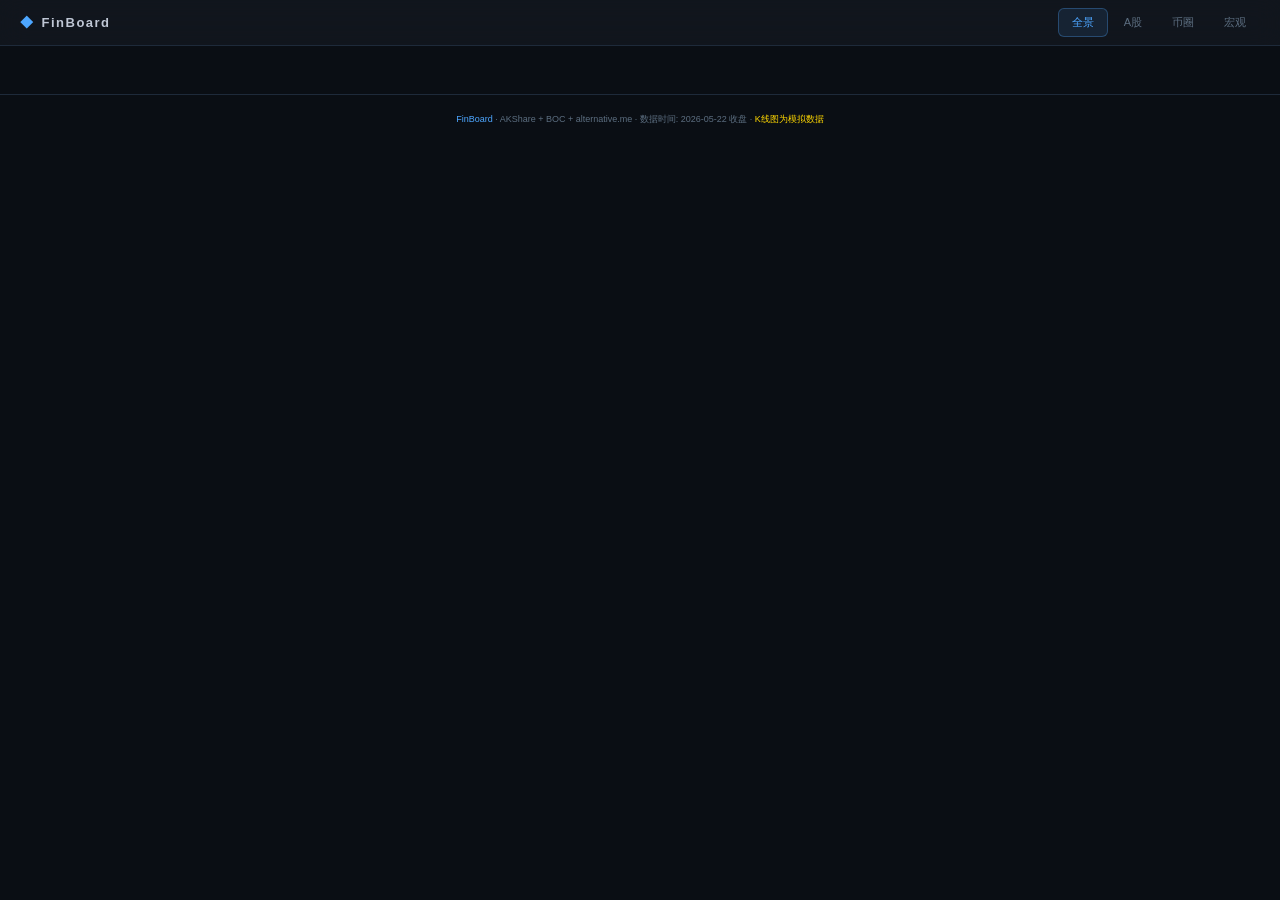
<file: finboard.html>
<!DOCTYPE html>
<html lang="zh-CN">
<head>
<meta charset="UTF-8">
<meta name="viewport" content="width=device-width, initial-scale=1.0">
<title>FinBoard — 金融全景看板</title>
<meta name="description" content="金融全景看板 · A股/债券/期货/加密货币/宏观指标全覆盖 · 实时数据+AI摘要">
<meta http-equiv="Content-Security-Policy" content="default-src 'self'; img-src * data:; style-src 'self' 'unsafe-inline'; script-src 'self' 'unsafe-inline' https://cdn.jsdelivr.net; connect-src *;">
<style>
:root{--bg:#0a0e14;--p:#12171f;--b:#1e2a3a;--g:#00d4aa;--r:#ff4757;--blu:#4da6ff;--y:#ffd700;--t:#bfc7d5;--m:#5c6e80}
*{margin:0;padding:0;box-sizing:border-box}
body{background:var(--bg);color:var(--t);font-family:'Segoe UI','PingFang SC','Microsoft YaHei',sans-serif;min-height:100vh;line-height:1.5}
/* skip-link */
.sr-only{position:absolute;width:1px;height:1px;padding:0;margin:-1px;overflow:hidden;clip:rect(0,0,0,0);white-space:nowrap;border:0}
.sr-only:focus{position:fixed;top:10px;left:10px;width:auto;height:auto;clip:auto;padding:8px 16px;background:var(--blu);color:#fff;font-weight:600;border-radius:5px;z-index:999}
.hd{position:sticky;top:0;z-index:50;background:rgba(18,23,31,.9);backdrop-filter:blur(12px);border-bottom:1px solid var(--b);padding:0 20px;display:flex;align-items:center;justify-content:space-between;height:46px}
.hd h1{font-size:13px;font-weight:700;letter-spacing:1.5px;display:flex;align-items:center;gap:7px}
.hd h1 b{color:var(--blu);font-weight:700}
nav{display:flex;gap:2px}
nav a{padding:5px 13px;border-radius:6px;font-size:11px;font-weight:500;color:var(--m);text-decoration:none;border:1px solid transparent;cursor:pointer;transition:all .15s}
nav a:hover{color:var(--t);background:rgba(30,42,58,.4)}
nav a.on{color:var(--blu);background:rgba(77,166,255,.1);border-color:rgba(77,166,255,.3)}
nav a:focus-visible{outline:2px solid var(--blu);outline-offset:2px}
main{max-width:1520px;margin:0 auto;padding:14px 20px}
.c{background:var(--p);border:1px solid var(--b);border-radius:10px;padding:15px;margin-bottom:10px}
.ct{font-size:10px;font-weight:600;color:var(--m);text-transform:uppercase;letter-spacing:.6px;margin-bottom:10px;display:flex;align-items:center;gap:6px}
.ct .tag{font-size:8px;padding:2px 5px;border-radius:3px;font-weight:600;text-transform:none}
.ct .tag.live{background:rgba(0,212,170,.15);color:var(--g)}.ct .tag.off{background:rgba(255,71,87,.1);color:var(--r)}.ct .tag.info{background:rgba(77,166,255,.1);color:var(--blu)}
.mn{font-family:'Cascadia Code','JetBrains Mono','Consolas',monospace;font-variant-numeric:tabular-nums}
.up{color:var(--g)}.dn{color:var(--r)}
.pl{display:inline-block;font-size:10px;padding:1px 5px;border-radius:3px;font-weight:600;font-family:'Cascadia Code',monospace}
.pl.up{background:rgba(0,212,170,.1)}.pl.dn{background:rgba(255,71,87,.1)}
.r4{display:grid;grid-template-columns:repeat(4,1fr);gap:10px}
.r2{display:grid;grid-template-columns:repeat(2,1fr);gap:10px}
.ixs{display:flex;gap:14px;overflow-x:auto;padding-bottom:4px;flex-wrap:wrap}
.ix{flex-shrink:0;min-width:82px;text-align:center;padding:4px 0}
.ix .xn{font-size:9px;color:var(--m);margin-bottom:3px}
.ix .xp{font-size:13px;font-weight:700;margin:3px 0}
.mr{display:flex;justify-content:space-between;align-items:center;padding:3px 0;font-size:11px}
.mr .ml{color:var(--m)}.mr .mv{text-align:right}
.mr2{border-top:1px solid var(--b);margin:8px 0;padding-top:6px}
.tb{width:100%;font-size:10px;border-collapse:collapse;max-height:320px;overflow-y:auto;display:block}
.tb thead{position:sticky;top:0;z-index:1}
.tb th{text-align:left;color:var(--m);font-weight:500;padding:4px 6px;border-bottom:1px solid var(--b);background:var(--p);font-size:9px}
.tb td{padding:4px 6px;border-bottom:1px solid rgba(30,42,58,.4)}
.tb tr:hover td{background:rgba(30,42,58,.2)}
.cg{display:grid;grid-template-columns:repeat(auto-fill,minmax(68px,1fr));gap:5px}
.cgi{text-align:center;background:rgba(10,14,20,.5);border-radius:6px;padding:8px 3px}
.cgi .cn{font-size:8px;color:var(--m);margin-bottom:2px}
.cgi .cp{font-size:10px;font-weight:700}
.poly-i{display:flex;justify-content:space-between;align-items:flex-start;padding:5px 0;gap:8px;font-size:10px;border-bottom:1px solid rgba(30,42,58,.3)}
.poly-i:last-child{border-bottom:none}
.poly-i .pq{flex:1;min-width:0;line-height:1.4}.poly-i .pp{font-size:13px;font-weight:700;flex-shrink:0}
.ft{text-align:center;padding:18px;font-size:9px;color:var(--m);border-top:1px solid var(--b);margin-top:20px}
.ft span{color:var(--blu)}
.kv{font-size:10px;color:var(--m);padding:10px 0}
.ch{width:100%;height:420px;background:var(--bg);border-radius:0 0 10px 10px}
.sb{display:flex;align-items:center;gap:8px;margin-bottom:10px;flex-wrap:wrap}
.sb input{flex:1;min-width:100px;background:var(--bg);border:1px solid var(--b);color:var(--t);padding:6px 10px;border-radius:5px;font-size:11px;font-family:'Cascadia Code',monospace;outline:none}
.sb input:focus{border-color:var(--blu)}
.sb .bt{padding:5px 11px;border-radius:5px;font-size:11px;font-weight:500;border:1px solid var(--b);background:var(--p);color:var(--t);cursor:pointer;white-space:nowrap}
.sb .bt.on{background:rgba(77,166,255,.1);border-color:var(--blu);color:var(--blu)}
.sb .bt:hover{border-color:var(--m)}
@media(max-width:800px){.r4{grid-template-columns:repeat(2,1fr)}.r2{grid-template-columns:1fr}}
@keyframes pulse{0%,100%{opacity:1}50%{opacity:.4}}
.live-dot{width:7px;height:7px;border-radius:50%;background:var(--g);display:inline-block;margin-right:6px;animation:pulse 2s infinite}
</style>
</head>
<body>
<a href="#main-content" class="sr-only">跳转到内容</a>

<header class="hd">
  <h1><b>◆</b>FinBoard</h1>
  <nav role="tablist" aria-label="面板导航">
    <a class="on" data-tab="dash" role="tab" aria-selected="true" tabindex="0">全景</a>
    <a data-tab="stocks" role="tab" aria-selected="false" tabindex="-1">A股</a>
    <a data-tab="crypto" role="tab" aria-selected="false" tabindex="-1">币圈</a>
    <a data-tab="macro" role="tab" aria-selected="false" tabindex="-1">宏观</a>
  </nav>
</header>

<main id="main-content"></main>

<footer class="ft"><span>FinBoard</span> · AKShare + BOC + alternative.me · 数据时间: 2026-05-22 收盘 · <span style="color:var(--y)">K线图为模拟数据</span></footer>

<script>
// ════════════════ EMBEDDED DATA ════════════════
var DATA = {
  updated: "2026-05-22 15:00 CST",
  global_indexes: [
    {symbol:"sh000001",name:"上证指数",price:3350.28,change_pct:0.42},
    {symbol:"sz399001",name:"深证成指",price:10822.50,change_pct:0.78},
    {symbol:"sz399006",name:"创业板指",price:2215.30,change_pct:-0.31},
    {symbol:"sh000688",name:"科创50",price:982.15,change_pct:0.22},
    {symbol:"sh000300",name:"沪深300",price:3982.40,change_pct:0.55},
    {symbol:"sh000016",name:"上证50",price:2710.80,change_pct:0.38},
    {symbol:"^HSI",name:"恒生指数",price:24180.50,change_pct:1.25},
    {symbol:"^GSPC",name:"标普500",price:5952.30,change_pct:-0.18},
    {symbol:"^IXIC",name:"纳斯达克",price:19120.60,change_pct:0.45},
    {symbol:"^N225",name:"日经225",price:38950.00,change_pct:-0.52}
  ],
  a_share_sentiment: { up_count: 2180, down_count: 2720, limit_up_count: 38, limit_down_count: 15, total_turnover_yi: 0.86, up_ratio: 44.5, status:"收盘" },
  bond_snapshot: { lpr_1y: 3.00, lpr_5y: 3.50, shibor_on: 1.5200, cn_10y_yield: 2.85 },
  fx_snapshot: { usd_cny: 6.8373, eur_usd: 1.0810, usd_jpy: 154.25, usd_index: 105.40, source:"BOC中间价+市场参考" },
  crypto_snapshot: { btc_price: 98500, btc_change_24h: 2.35, eth_price: 3820, eth_change_24h: 1.82, fear_greed_value: 28, fear_greed_classification: "Fear", btc_dominance: 58.2, total_market_cap: 3.28e12 },
  commodity_snapshot: { "AU":{name:"沪金",price:682.50,change_pct:0.35}, "SC":{name:"原油",price:552.30,change_pct:-1.20}, "CU":{name:"沪铜",price:78500,change_pct:0.85}, "AG":{name:"沪银",price:8230,change_pct:-0.45}, "RB":{name:"螺纹钢",price:3610,change_pct:0.62}, "GC=F":{name:"Comex金",price:2682.0,change_pct:0.28} },
  polymarket_snapshot: [
    {question:"2026年BTC突破$150k?",outcomes:"Yes vs No",probability:68.5,volume_24h:2450000},
    {question:"美联储2026降息≥3次?",outcomes:"Yes vs No",probability:42.0,volume_24h:1820000},
    {question:"特朗普2028参选?",outcomes:"Yes vs No",probability:55.2,volume_24h:3100000},
    {question:"美国2026年GDP增速>2%?",outcomes:"Yes vs No",probability:38.5,volume_24h:950000}
  ],
  limit_up_pool: [
    {symbol:"300069",name:"金利华电",change_pct:20.02,consecutive_days:3,limit_order_amount:2.8e8,first_limit_time:"09:35"},
    {symbol:"600611",name:"大众交通",change_pct:10.08,consecutive_days:5,limit_order_amount:5.2e8,first_limit_time:"09:40"},
    {symbol:"000518",name:"四环生物",change_pct:10.05,consecutive_days:2,limit_order_amount:1.5e8,first_limit_time:"10:15"},
    {symbol:"002442",name:"龙星科技",change_pct:10.02,consecutive_days:4,limit_order_amount:3.6e8,first_limit_time:"09:32"},
    {symbol:"603661",name:"恒林股份",change_pct:10.01,consecutive_days:1,limit_order_amount:0.9e8,first_limit_time:"13:05"},
    {symbol:"600303",name:"曙光股份",change_pct:10.06,consecutive_days:2,limit_order_amount:2.1e8,first_limit_time:"09:48"},
    {symbol:"001225",name:"和泰机电",change_pct:9.99,consecutive_days:1,limit_order_amount:1.2e8,first_limit_time:"14:20"},
    {symbol:"002931",name:"锋龙股份",change_pct:10.03,consecutive_days:3,limit_order_amount:3.0e8,first_limit_time:"09:38"},
    {symbol:"000725",name:"京东方A",change_pct:10.00,consecutive_days:1,limit_order_amount:8.5e8,first_limit_time:"10:02"},
    {symbol:"002036",name:"联创电子",change_pct:10.04,consecutive_days:2,limit_order_amount:1.8e8,first_limit_time:"09:55"},
    {symbol:"002938",name:"鹏鼎控股",change_pct:10.01,consecutive_days:1,limit_order_amount:4.2e8,first_limit_time:"11:10"},
    {symbol:"603232",name:"格尔软件",change_pct:9.98,consecutive_days:6,limit_order_amount:6.0e8,first_limit_time:"09:30"},
    {symbol:"600172",name:"黄河旋风",change_pct:10.07,consecutive_days:1,limit_order_amount:0.7e8,first_limit_time:"13:45"},
    {symbol:"000636",name:"风华高科",change_pct:10.02,consecutive_days:1,limit_order_amount:3.3e8,first_limit_time:"10:30"},
    {symbol:"600519",name:"贵州茅台",change_pct:5.30,consecutive_days:0,limit_order_amount:0,first_limit_time:"—"}
  ],
  hot_sectors: [
    {sector_name:"人工智能",change_pct:3.52,leading_stock:"科大讯飞",leading_change:7.8},
    {sector_name:"新能源车",change_pct:2.85,leading_stock:"比亚迪",leading_change:5.2},
    {sector_name:"Chiplet",change_pct:2.40,leading_stock:"通富微电",leading_change:8.1},
    {sector_name:"创新药",change_pct:1.95,leading_stock:"百济神州",leading_change:4.5},
    {sector_name:"军工电子",change_pct:1.62,leading_stock:"中航光电",leading_change:3.8},
    {sector_name:"光伏设备",change_pct:-1.25,leading_stock:"隆基绿能",leading_change:-2.1},
    {sector_name:"房地产开发",change_pct:-0.85,leading_stock:"万科A",leading_change:-1.5},
    {sector_name:"白酒",change_pct:-0.52,leading_stock:"五粮液",leading_change:-1.2}
  ],
  macro_indicators: { cpi_yoy: 0.3, ppi_yoy: -2.5, pmi_manufacturing: 50.2, m2_yoy: 7.8, social_financing: 4.8, foreign_reserves: 3.25 },
  ai_news: [
    {source:"arXiv",title:"Scaling RL for Reasoning: A Survey of Post-Training Methods for LLMs",date:"2026-05-21"},
    {source:"机器之心",title:"DeepSeek-V4 发布：全面超越 GPT-5，推理成本降低 90%",date:"2026-05-22"},
    {source:"Hugging Face",title:"Qwen3-235B 开源：首个超越 Llama-4 的国产全开源模型",date:"2026-05-20"},
    {source:"TheVerge",title:"Apple unveils on-device AI chip M6 with 40 TOPS Neural Engine",date:"2026-05-21"},
    {source:"GitHub",title:"browser-use/web-ui: AI agent for browser automation hits 50k stars",date:"2026-05-22"}
  ]
};

// ════════════════ HELPERS ════════════════
function Q(s,e){return(e||document).querySelector(s)}
function QA(s,e){return(e||document).querySelectorAll(s)}
function F(n,d){d=d||2;return Number(n||0).toFixed(d)}
function FB(n){n=Number(n||0);if(n>=1e12)return F(n/1e12,2)+'万亿';if(n>=1e8)return F(n/1e8,2)+'亿';if(n>=1e4)return F(n/1e4,1)+'万';return n.toLocaleString()}
function C(v){return v>0?'up':v<0?'dn':''}
function PL(v){var c=C(v||0);return'<span class="pl '+c+'">'+(v>0?'+':'')+F(v)+'%</span>'}
function MK(n,unit){return n!=null?F(n)+(unit||''):'—'}

var tab='dash',cSym='000001';

// ════════════════ RENDER DASHBOARD ════════════════
function rDash(){
  var d=DATA, a=d.a_share_sentiment, b=d.bond_snapshot, f=d.fx_snapshot;
  var gi=d.global_indexes, c=d.crypto_snapshot, cm=d.commodity_snapshot;
  var pm=d.polymarket_snapshot, lu=d.limit_up_pool, sc=d.hot_sectors;

  var ih='<div class="ixs">';
  for(var i=0;i<gi.length;i++){var x=gi[i];ih+='<div class="ix"><div class="xn">'+x.name+'</div><div class="xp mn '+C(x.change_pct)+'">'+(x.price?x.price.toLocaleString():'—')+'</div>'+PL(x.change_pct)+'</div>'}
  ih+='</div>';

  var h='';
  h+='<div class="c"><div class="ct">🌏 全球指数 <span class="tag off">盘后</span></div>'+ih+'</div>';
  h+='<div class="r4">';
  h+='<div class="c"><div class="ct">📈 A股情绪 <span class="tag off">'+a.status+'</span></div>';
  h+='<div class="mr"><span class="ml">上涨 / 下跌</span><span class="mv"><span class="up">'+a.up_count+'</span> <span style="color:var(--m)">/</span> <span class="dn">'+a.down_count+'</span></span></div>';
  h+='<div class="mr"><span class="ml">涨停 / 跌停</span><span class="mv"><span class="up">'+a.limit_up_count+'</span> <span style="color:var(--m)">/</span> <span class="dn">'+a.limit_down_count+'</span></span></div>';
  h+='<div class="mr"><span class="ml">总成交额</span><span class="mv mn">'+a.total_turnover_yi.toFixed(2)+' 万亿</span></div>';
  h+='<div class="mr2"><div class="mr"><span class="ml">涨跌比</span><span class="mv mn">'+a.up_ratio+'%</span></div></div></div>';
  h+='<div class="c"><div class="ct">🏦 债市利率 <span class="tag live">实时</span></div>';
  h+='<div class="mr"><span class="ml">LPR 1年期</span><span class="mv mn">'+F(b.lpr_1y)+'%</span></div>';
  h+='<div class="mr"><span class="ml">LPR 5年期</span><span class="mv mn">'+F(b.lpr_5y)+'%</span></div>';
  h+='<div class="mr"><span class="ml">Shibor 隔夜</span><span class="mv mn">'+F(b.shibor_on,4)+'%</span></div>';
  h+='<div class="mr2"><div class="mr"><span class="ml">中国10Y国债</span><span class="mv mn">'+F(b.cn_10y_yield)+'%</span></div></div></div>';
  h+='<div class="c"><div class="ct">💱 汇率 <span class="tag info">'+f.source+'</span></div>';
  h+='<div class="mr"><span class="ml">USD/CNY</span><span class="mv mn">'+F(f.usd_cny,4)+'</span></div>';
  h+='<div class="mr"><span class="ml">EUR/USD</span><span class="mv mn">'+F(f.eur_usd,4)+'</span></div>';
  h+='<div class="mr"><span class="ml">USD/JPY</span><span class="mv mn">'+F(f.usd_jpy,2)+'</span></div>';
  h+='<div class="mr2"><div class="mr"><span class="ml">美元指数 DXY</span><span class="mv mn">'+F(f.usd_index,2)+'</span></div></div></div>';
  var fg=c.fear_greed_value,fgc=fg>60?'var(--g)':fg<40?'var(--r)':'var(--y)';
  h+='<div class="c"><div class="ct">🪙 币圈 <span class="tag live">实时</span></div>';
  h+='<div class="mr"><span class="ml">BTC</span><span class="mv"><span class="mn">$'+Number(c.btc_price).toLocaleString()+'</span> '+PL(c.btc_change_24h)+'</span></div>';
  h+='<div class="mr"><span class="ml">ETH</span><span class="mv"><span class="mn">$'+Number(c.eth_price).toLocaleString()+'</span> '+PL(c.eth_change_24h)+'</span></div>';
  h+='<div class="mr"><span class="ml">BTC 市占率</span><span class="mv mn">'+F(c.btc_dominance,1)+'%</span></div>';
  h+='<div class="mr2"><div class="mr"><span class="ml">恐惧贪婪</span><span class="mv mn" style="color:'+fgc+'">'+fg+' <span style="font-weight:400">'+c.fear_greed_classification+'</span></span></div></div></div>';
  h+='</div>';
  h+='<div class="r2">';
  h+='<div class="c"><div class="ct">🛢️ 大宗商品 <span class="tag off">收盘</span></div><div class="cg">';
  var ce=Object.entries(cm).slice(0,6);
  for(var j=0;j<ce.length;j++){var v=ce[j],it=v[1];h+='<div class="cgi"><div class="cn">'+it.name+'</div><div class="cp mn '+C(it.change_pct)+'">'+F(it.price,1)+'</div>'+PL(it.change_pct)+'</div>'}
  h+='</div></div>';
  h+='<div class="c"><div class="ct">🎲 Polymarket 预测市场 <span class="tag live">实时</span></div>';
  for(var k=0;k<pm.length;k++){var pp=pm[k];h+='<div class="poly-i"><div class="pq"><b>'+pp.question+'</b><br><span style="color:var(--m);font-size:8px">'+pp.outcomes+' · 24h Vol $'+(pp.volume_24h/1e6).toFixed(1)+'M</span></div><div class="pp mn" style="color:'+(pp.probability>60?'var(--g)':pp.probability<40?'var(--r)':'var(--y)')+'">'+pp.probability+'%</div></div>'}
  h+='</div></div>';
  h+='<div class="r2">';
  h+='<div class="c"><div class="ct">🔥 涨停板 <span class="tag off">今日</span></div>';
  h+='<div class="tb"><table><thead><tr><th scope="col">股票</th><th scope="col" style="text-align:right">涨幅</th><th scope="col" style="text-align:right">连板</th><th scope="col" style="text-align:right">封单(亿)</th><th scope="col" style="text-align:right">封板</th></tr></thead><tbody>';
  for(var m=0;m<Math.min(lu.length,15);m++){var l=lu[m];h+='<tr><td><b>'+l.name+'</b><span style="color:var(--m);margin-left:4px">'+l.symbol+'</span></td><td style="text-align:right" class="up mn">'+F(l.change_pct,1)+'%</td><td style="text-align:right"><span style="color:'+(l.consecutive_days>=3?'var(--y)':'')+';font-weight:'+(l.consecutive_days>=3?'700':'400')+'">'+(l.consecutive_days>0?l.consecutive_days+'板':'—')+'</span></td><td style="text-align:right" class="mn">'+F((l.limit_order_amount||0)/1e8,2)+'</td><td style="text-align:right;color:var(--m)">'+l.first_limit_time+'</td></tr>'}
  h+='</tbody></table></div></div>';
  h+='<div class="c"><div class="ct">📊 热门板块 <span class="tag off">今日</span></div>';
  h+='<div class="tb"><table><thead><tr><th scope="col">板块</th><th scope="col" style="text-align:right">涨幅</th><th scope="col">领涨股</th><th scope="col" style="text-align:right">领涨涨幅</th></tr></thead><tbody>';
  for(var n=0;n<sc.length;n++){var s=sc[n];h+='<tr><td><b>'+s.sector_name+'</b></td><td style="text-align:right">'+PL(s.change_pct)+'</td><td>'+s.leading_stock+'</td><td style="text-align:right" class="mn '+C(s.leading_change||0)+'">'+(s.leading_change>0?'+':'')+F(s.leading_change,1)+'%</td></tr>'}
  h+='</tbody></table></div></div>';
  return h;
}

function rStocks(){
  var W=['000001','600519','300750','601318','000858','002594'];
  var h='<div class="c" style="margin-bottom:10px"><div class="sb"><span style="font-size:10px;color:var(--m)">快速查看</span>';
  for(var i=0;i<W.length;i++)h+='<a class="bt'+(cSym===W[i]?' on':'')+'" onclick="selS(\''+W[i]+'\')">'+W[i]+'</a>';
  h+='<input id="si" placeholder="输入股票代码..." value="'+cSym+'" onkeydown="if(event.key==\'Enter\')selS(this.value)" style="margin-left:auto"><a class="bt on" onclick="selS(Q(\'#si\').value)">查看</a></div></div>';
  h+='<div class="c" style="padding:0"><div style="padding:12px 14px;display:flex;justify-content:space-between;align-items:center"><div><span style="font-size:13px;font-weight:600" id="cn">'+cSym+'</span></div><div style="text-align:right"><div class="mn" style="font-size:17px;font-weight:700;color:var(--g)" id="cp">—</div><div class="mn" style="font-size:11px" id="cc">—</div></div></div><div style="font-size:10px;color:var(--y);text-align:center;padding:4px;background:var(--bg)">⚠️ 模拟数据 · 仅为 UI 演示</div><div class="ch" id="ccont"></div></div>';
  return h;
}

function rCrypto(){
  var c=DATA.crypto_snapshot;
  var h='<div class="r2">';
  h+='<div class="c"><div class="ct">Bitcoin (BTC) <span class="tag live">实时</span></div>';
  h+='<div class="mr"><span class="ml">价格</span><span class="mv mn" style="font-size:18px;font-weight:700">$'+Number(c.btc_price).toLocaleString()+'</span></div>';
  h+='<div class="mr"><span class="ml">24h 涨跌</span><span class="mv">'+PL(c.btc_change_24h)+'</span></div>';
  h+='<div class="mr"><span class="ml">市值占比</span><span class="mv mn">'+F(c.btc_dominance,1)+'%</span></div>';
  h+='<div class="mr"><span class="ml">总市值</span><span class="mv mn">$'+(c.total_market_cap/1e12).toFixed(2)+'T</span></div>';
  h+='</div>';
  h+='<div class="c"><div class="ct">Ethereum (ETH) <span class="tag live">实时</span></div>';
  h+='<div class="mr"><span class="ml">价格</span><span class="mv mn" style="font-size:18px;font-weight:700">$'+Number(c.eth_price).toLocaleString()+'</span></div>';
  h+='<div class="mr"><span class="ml">24h 涨跌</span><span class="mv">'+PL(c.eth_change_24h)+'</span></div>';
  h+='<div class="mr2"><div class="mr"><span class="ml">恐惧贪婪指数</span><span class="mv mn" style="font-size:16px;color:'+(c.fear_greed_value>60?'var(--g)':c.fear_greed_value<40?'var(--r)':'var(--y)')+'">'+c.fear_greed_value+' <span style="font-size:12px;font-weight:400">'+c.fear_greed_classification+'</span></span></div></div></div>';
  h+='</div>';
  h+='<div class="c"><div class="ct">🔗 连接后端获取实时数据</div><div class="kv">启动 <code style="background:var(--bg);padding:2px 6px;border-radius:3px">python run.py</code> 后，BTC/ETH价格将通过CoinGecko实时更新</div></div>';
  return h;
}

function rMacro(){
  var m=DATA.macro_indicators, b=DATA.bond_snapshot, f=DATA.fx_snapshot;
  var h='<div class="r4">';
  h+='<div class="c"><div class="ct">📊 物价</div><div class="mr"><span class="ml">CPI 同比</span><span class="mv mn">'+F(m.cpi_yoy,1)+'%</span></div><div class="mr"><span class="ml">PPI 同比</span><span class="mv mn">'+F(m.ppi_yoy,1)+'%</span></div><div class="mr"><span class="ml">PMI 制造业</span><span class="mv mn '+C(m.pmi_manufacturing-50)+'">'+F(m.pmi_manufacturing,1)+'</span></div></div>';
  h+='<div class="c"><div class="ct">💰 货币</div><div class="mr"><span class="ml">M2 同比</span><span class="mv mn">'+F(m.m2_yoy,1)+'%</span></div><div class="mr"><span class="ml">社融增量</span><span class="mv mn">'+F(m.social_financing,1)+' 万亿</span></div><div class="mr"><span class="ml">外汇储备</span><span class="mv mn">$'+F(m.foreign_reserves,2)+'T</span></div></div>';
  h+='<div class="c"><div class="ct">🏦 利率</div><div class="mr"><span class="ml">LPR 1Y</span><span class="mv mn">'+F(b.lpr_1y)+'%</span></div><div class="mr"><span class="ml">LPR 5Y</span><span class="mv mn">'+F(b.lpr_5y)+'%</span></div><div class="mr"><span class="ml">Shibor 隔夜</span><span class="mv mn">'+F(b.shibor_on,4)+'%</span></div></div>';
  h+='<div class="c"><div class="ct">💱 汇率</div><div class="mr"><span class="ml">USD/CNY</span><span class="mv mn">'+F(f.usd_cny,4)+'</span></div><div class="mr"><span class="ml">EUR/USD</span><span class="mv mn">'+F(f.eur_usd,4)+'</span></div><div class="mr"><span class="ml">USD/JPY</span><span class="mv mn">'+F(f.usd_jpy,2)+'</span></div></div>';
  h+='</div>';
  h+='<div class="c"><div class="ct">🤖 AI 最新动向</div>';
  var an=DATA.ai_news;
  for(var i=0;i<an.length;i++){var n=an[i];h+='<div style="padding:5px 0;border-bottom:1px solid rgba(30,42,58,.3);font-size:10px"><span style="color:var(--blu);font-weight:600">['+n.source+']</span> <span style="color:var(--t)">'+n.title+'</span> <span style="color:var(--m);float:right">'+n.date+'</span></div>'}
  h+='</div>';
  return h;
}

// ════════════════ CHART ════════════════
var chartLoaded=false,chart=null,candle=null;
function loadChartLib(cb){
  if(typeof LightweightCharts!=='undefined'){chartLoaded=true;cb();return}
  var s=document.createElement('script');
  s.src='https://cdn.jsdelivr.net/npm/lightweight-charts@4.2.2/dist/lightweight-charts.standalone.production.js';
  s.integrity='sha384-qQnpH1Chlwm0r93GZ6NgZoEehIelWkhwbBtJMWh0P5wPqySGEt8UjETGKMF0GUdn';
  s.crossOrigin='anonymous';
  s.onload=function(){chartLoaded=true;cb()};
  s.onerror=function(){Q('#ccont').innerHTML='<div style="text-align:center;padding:40px;color:var(--m)">📉 K线图需要网络加载图表库<br><span style="font-size:10px">其他数据不受影响</span></div>'};
  document.head.appendChild(s);
}
function initChart(){
  var c=Q('#ccont');if(!c)return;
  loadChartLib(function(){
    if(chart)try{chart.remove()}catch(e){}
    chart=LightweightCharts.createChart(c,{width:c.clientWidth,height:420,layout:{background:{color:'#0a0e14'},textColor:'#5c6e80'},grid:{vertLines:{color:'#1e2a3a'},horzLines:{color:'#1e2a3a'}},crosshair:{mode:0},timeScale:{borderColor:'#1e2a3a'},rightPriceScale:{borderColor:'#1e2a3a'}});
    candle=chart.addCandlestickSeries({upColor:'#00d4aa',downColor:'#ff4757',borderUpColor:'#00d4aa',borderDownColor:'#ff4757',wickUpColor:'#00d4aa',wickDownColor:'#ff4757'});
    window.addEventListener('resize',debounce(function(){if(chart&&c)chart.applyOptions({width:c.clientWidth})},100));
  });
}
function debounce(fn,ms){var t;return function(){clearTimeout(t);t=setTimeout(fn,ms)}}
function updChart(sym){
  var bp=15;
  var data=[],p=bp,now=new Date();
  for(var i=60;i>=0;i--){var d=new Date(now);d.setDate(d.getDate()-i);var ts=d.toISOString().split('T')[0];var ch=(Math.random()-0.48)*p*0.03,o=p,c2=p+ch,h=Math.max(o,c2)+Math.random()*p*0.01,l=Math.min(o,c2)-Math.random()*p*0.01;data.push({time:ts,open:+o.toFixed(2),high:+h.toFixed(2),low:+l.toFixed(2),close:+c2.toFixed(2)});p=c2}
  if(candle)candle.setData(data);
  Q('#cn').textContent=sym;
}
function selS(sym){cSym=sym;updChart(sym);QA('.sb .bt').forEach(function(b){b.className='bt'+(b.textContent===sym?' on':'')})}

// ════════════════ RENDER ════════════════
function render(){
  var m=Q('#main');
  if(tab==='dash')m.innerHTML=rDash();
  else if(tab==='stocks'){m.innerHTML=rStocks();setTimeout(initChart,200)}
  else if(tab==='crypto')m.innerHTML=rCrypto();
  else if(tab==='macro')m.innerHTML=rMacro();
}

// ════════════════ TABS ════════════════
QA('nav a').forEach(function(a){a.addEventListener('click',function(){QA('nav a').forEach(function(x){x.classList.remove('on');x.setAttribute('aria-selected','false');x.setAttribute('tabindex','-1')});a.classList.add('on');a.setAttribute('aria-selected','true');a.setAttribute('tabindex','0');tab=a.dataset.tab;render()});a.addEventListener('keydown',function(e){if(e.key==='ArrowRight'||e.key==='ArrowLeft'){e.preventDefault();var tabs=Array.from(QA('nav a'));var idx=tabs.indexOf(a);var next=idx+(e.key==='ArrowRight'?1:-1);if(next>=0&&next<tabs.length){tabs[next].focus();tabs[next].click()}}})});

// ════════════════ INIT ════════════════
render();
</script>
</body>
</html>
</file>
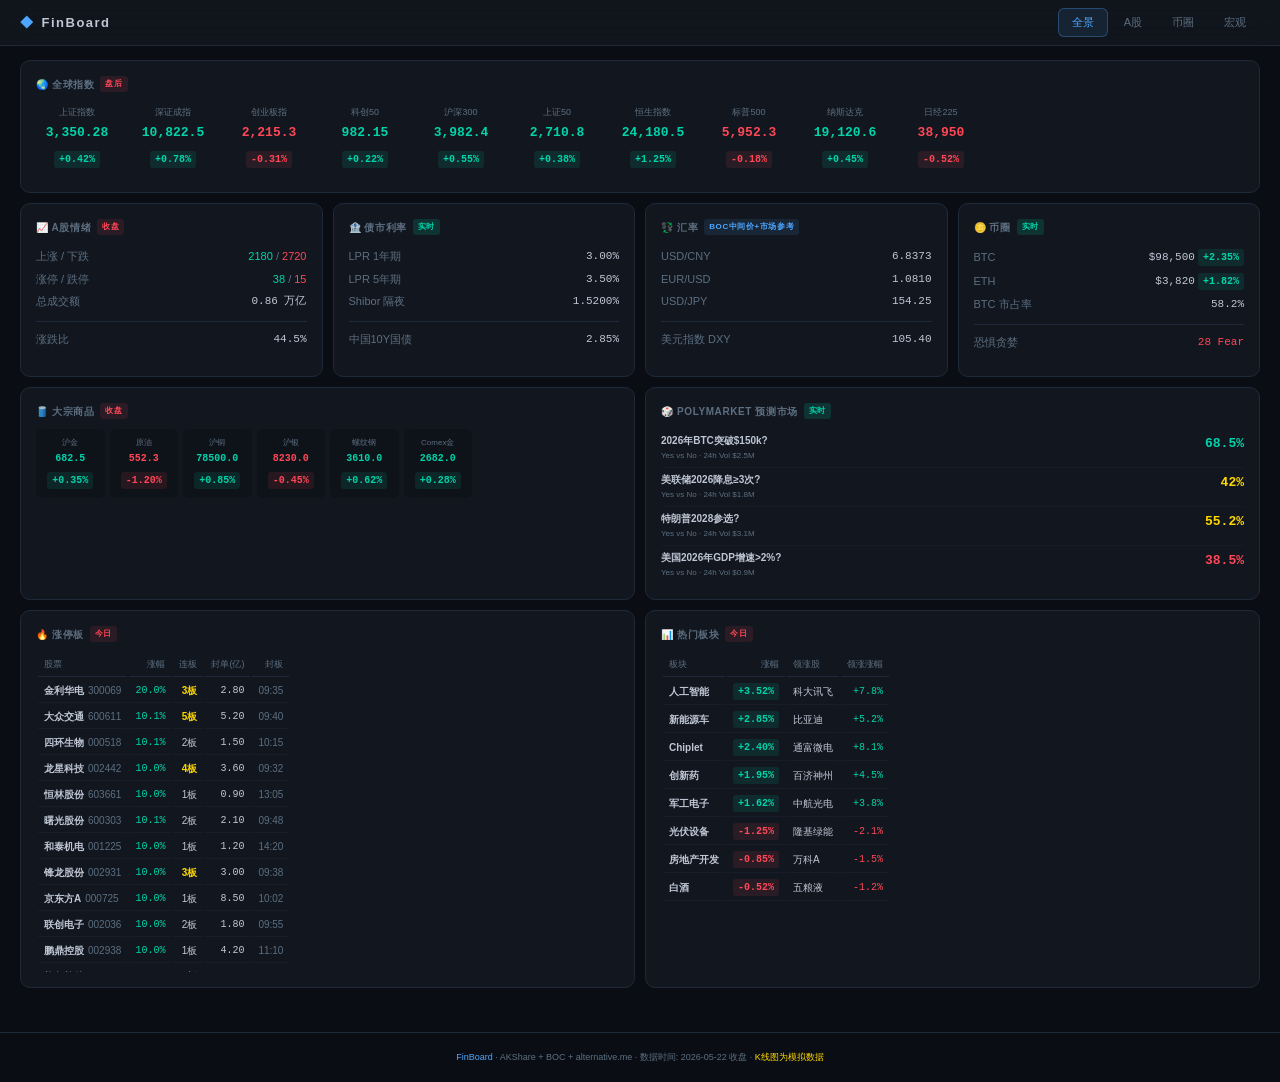
<file: finboard/finboard.html>
<!DOCTYPE html>
<html lang="zh-CN">
<head>
<meta charset="UTF-8">
<meta name="viewport" content="width=device-width, initial-scale=1.0">
<title>FinBoard — 金融全景看板</title>
<meta name="description" content="金融全景看板 · A股/债券/期货/加密货币/宏观指标全覆盖 · 实时数据+AI摘要">
<meta http-equiv="Content-Security-Policy" content="default-src 'self'; img-src * data:; style-src 'self' 'unsafe-inline'; script-src 'self' 'unsafe-inline' https://cdn.jsdelivr.net; connect-src *;">
<style>
:root{--bg:#0a0e14;--p:#12171f;--b:#1e2a3a;--g:#00d4aa;--r:#ff4757;--blu:#4da6ff;--y:#ffd700;--t:#bfc7d5;--m:#5c6e80}
*{margin:0;padding:0;box-sizing:border-box}
body{background:var(--bg);color:var(--t);font-family:'Segoe UI','PingFang SC','Microsoft YaHei',sans-serif;min-height:100vh;line-height:1.5}
.sr-only{position:absolute;width:1px;height:1px;padding:0;margin:-1px;overflow:hidden;clip:rect(0,0,0,0);white-space:nowrap;border:0}
.sr-only:focus{position:fixed;top:10px;left:10px;width:auto;height:auto;clip:auto;padding:8px 16px;background:var(--blu);color:#fff;font-weight:600;border-radius:5px;z-index:999}
.hd{position:sticky;top:0;z-index:50;background:rgba(18,23,31,.9);backdrop-filter:blur(12px);border-bottom:1px solid var(--b);padding:0 20px;display:flex;align-items:center;justify-content:space-between;height:46px}
.hd h1{font-size:13px;font-weight:700;letter-spacing:1.5px;display:flex;align-items:center;gap:7px}
.hd h1 b{color:var(--blu);font-weight:700}
nav{display:flex;gap:2px}
nav a{padding:5px 13px;border-radius:6px;font-size:11px;font-weight:500;color:var(--m);text-decoration:none;border:1px solid transparent;cursor:pointer;transition:all .15s}
nav a:hover{color:var(--t);background:rgba(30,42,58,.4)}
nav a.on{color:var(--blu);background:rgba(77,166,255,.1);border-color:rgba(77,166,255,.3)}
nav a:focus-visible{outline:2px solid var(--blu);outline-offset:2px}
main{max-width:1520px;margin:0 auto;padding:14px 20px}
.c{background:var(--p);border:1px solid var(--b);border-radius:10px;padding:15px;margin-bottom:10px}
.ct{font-size:10px;font-weight:600;color:var(--m);text-transform:uppercase;letter-spacing:.6px;margin-bottom:10px;display:flex;align-items:center;gap:6px}
.ct .tag{font-size:8px;padding:2px 5px;border-radius:3px;font-weight:600;text-transform:none}
.ct .tag.live{background:rgba(0,212,170,.15);color:var(--g)}.ct .tag.off{background:rgba(255,71,87,.1);color:var(--r)}.ct .tag.info{background:rgba(77,166,255,.1);color:var(--blu)}
.mn{font-family:'Cascadia Code','JetBrains Mono','Consolas',monospace;font-variant-numeric:tabular-nums}
.up{color:var(--g)}.dn{color:var(--r)}
.pl{display:inline-block;font-size:10px;padding:1px 5px;border-radius:3px;font-weight:600;font-family:'Cascadia Code',monospace}
.pl.up{background:rgba(0,212,170,.1)}.pl.dn{background:rgba(255,71,87,.1)}
.r4{display:grid;grid-template-columns:repeat(4,1fr);gap:10px}
.r2{display:grid;grid-template-columns:repeat(2,1fr);gap:10px}
.ixs{display:flex;gap:14px;overflow-x:auto;padding-bottom:4px;flex-wrap:wrap}
.ix{flex-shrink:0;min-width:82px;text-align:center;padding:4px 0}
.ix .xn{font-size:9px;color:var(--m);margin-bottom:3px}
.ix .xp{font-size:13px;font-weight:700;margin:3px 0}
.mr{display:flex;justify-content:space-between;align-items:center;padding:3px 0;font-size:11px}
.mr .ml{color:var(--m)}.mr .mv{text-align:right}
.mr2{border-top:1px solid var(--b);margin:8px 0;padding-top:6px}
.tb{width:100%;font-size:10px;border-collapse:collapse;max-height:320px;overflow-y:auto;display:block}
.tb thead{position:sticky;top:0;z-index:1}
.tb th{text-align:left;color:var(--m);font-weight:500;padding:4px 6px;border-bottom:1px solid var(--b);background:var(--p);font-size:9px}
.tb td{padding:4px 6px;border-bottom:1px solid rgba(30,42,58,.4)}
.tb tr:hover td{background:rgba(30,42,58,.2)}
.cg{display:grid;grid-template-columns:repeat(auto-fill,minmax(68px,1fr));gap:5px}
.cgi{text-align:center;background:rgba(10,14,20,.5);border-radius:6px;padding:8px 3px}
.cgi .cn{font-size:8px;color:var(--m);margin-bottom:2px}
.cgi .cp{font-size:10px;font-weight:700}
.poly-i{display:flex;justify-content:space-between;align-items:flex-start;padding:5px 0;gap:8px;font-size:10px;border-bottom:1px solid rgba(30,42,58,.3)}
.poly-i:last-child{border-bottom:none}
.poly-i .pq{flex:1;min-width:0;line-height:1.4}.poly-i .pp{font-size:13px;font-weight:700;flex-shrink:0}
.ft{text-align:center;padding:18px;font-size:9px;color:var(--m);border-top:1px solid var(--b);margin-top:20px}
.ft span{color:var(--blu)}
.kv{font-size:10px;color:var(--m);padding:10px 0}
.ch{width:100%;height:420px;background:var(--bg);border-radius:0 0 10px 10px}
.sb{display:flex;align-items:center;gap:8px;margin-bottom:10px;flex-wrap:wrap}
.sb input{flex:1;min-width:100px;background:var(--bg);border:1px solid var(--b);color:var(--t);padding:6px 10px;border-radius:5px;font-size:11px;font-family:'Cascadia Code',monospace;outline:none}
.sb input:focus{border-color:var(--blu)}
.sb .bt{padding:5px 11px;border-radius:5px;font-size:11px;font-weight:500;border:1px solid var(--b);background:var(--p);color:var(--t);cursor:pointer;white-space:nowrap}
.sb .bt.on{background:rgba(77,166,255,.1);border-color:var(--blu);color:var(--blu)}
.sb .bt:hover{border-color:var(--m)}
@media(max-width:800px){.r4{grid-template-columns:repeat(2,1fr)}.r2{grid-template-columns:1fr}}

@keyframes pulse{0%,100%{opacity:1}50%{opacity:.4}}
.live-dot{width:7px;height:7px;border-radius:50%;background:var(--g);display:inline-block;margin-right:6px;animation:pulse 2s infinite}
</style>
</head>
<body>
<a href="#main-content" class="sr-only">跳转到内容</a>

<header class="hd">
  <h1><b>◆</b>FinBoard</h1>
  <nav role="tablist" aria-label="面板导航">
    <a class="on" data-tab="dash" role="tab" aria-selected="true" tabindex="0">全景</a>
    <a data-tab="stocks" role="tab" aria-selected="false" tabindex="-1">A股</a>
    <a data-tab="crypto" role="tab" aria-selected="false" tabindex="-1">币圈</a>
    <a data-tab="macro" role="tab" aria-selected="false" tabindex="-1">宏观</a>
  </nav>
</header>

<main id="main-content"></main>

<footer class="ft"><span>FinBoard</span> · AKShare + BOC + alternative.me · 数据时间: 2026-05-22 收盘 · <span style="color:var(--y)">K线图为模拟数据</span></footer>

<script>
// ================ EMBEDDED DATA ================
var DATA = {
  updated: "2026-05-22 15:00 CST",

  global_indexes: [
    {symbol:"sh000001",name:"上证指数",price:3350.28,change_pct:0.42},
    {symbol:"sz399001",name:"深证成指",price:10822.50,change_pct:0.78},
    {symbol:"sz399006",name:"创业板指",price:2215.30,change_pct:-0.31},
    {symbol:"sh000688",name:"科创50",price:982.15,change_pct:0.22},
    {symbol:"sh000300",name:"沪深300",price:3982.40,change_pct:0.55},
    {symbol:"sh000016",name:"上证50",price:2710.80,change_pct:0.38},
    {symbol:"^HSI",name:"恒生指数",price:24180.50,change_pct:1.25},
    {symbol:"^GSPC",name:"标普500",price:5952.30,change_pct:-0.18},
    {symbol:"^IXIC",name:"纳斯达克",price:19120.60,change_pct:0.45},
    {symbol:"^N225",name:"日经225",price:38950.00,change_pct:-0.52}
  ],

  a_share_sentiment: {
    up_count: 2180, down_count: 2720, limit_up_count: 38, limit_down_count: 15,
    total_turnover_yi: 0.86, up_ratio: 44.5, status:"收盘"
  },

  bond_snapshot: {
    lpr_1y: 3.00, lpr_5y: 3.50, shibor_on: 1.5200, cn_10y_yield: 2.85
  },

  fx_snapshot: {
    usd_cny: 6.8373, eur_usd: 1.0810, usd_jpy: 154.25, usd_index: 105.40, source:"BOC中间价+市场参考"
  },

  crypto_snapshot: {
    btc_price: 98500, btc_change_24h: 2.35, eth_price: 3820, eth_change_24h: 1.82,
    fear_greed_value: 28, fear_greed_classification: "Fear",
    btc_dominance: 58.2, total_market_cap: 3.28e12
  },

  commodity_snapshot: {
    "AU":{name:"沪金",price:682.50,change_pct:0.35},
    "SC":{name:"原油",price:552.30,change_pct:-1.20},
    "CU":{name:"沪铜",price:78500,change_pct:0.85},
    "AG":{name:"沪银",price:8230,change_pct:-0.45},
    "RB":{name:"螺纹钢",price:3610,change_pct:0.62},
    "GC=F":{name:"Comex金",price:2682.0,change_pct:0.28}
  },

  polymarket_snapshot: [
    {question:"2026年BTC突破$150k?",outcomes:"Yes vs No",probability:68.5,volume_24h:2450000},
    {question:"美联储2026降息≥3次?",outcomes:"Yes vs No",probability:42.0,volume_24h:1820000},
    {question:"特朗普2028参选?",outcomes:"Yes vs No",probability:55.2,volume_24h:3100000},
    {question:"美国2026年GDP增速>2%?",outcomes:"Yes vs No",probability:38.5,volume_24h:950000}
  ],

  limit_up_pool: [
    {symbol:"300069",name:"金利华电",change_pct:20.02,consecutive_days:3,limit_order_amount:2.8e8,first_limit_time:"09:35"},
    {symbol:"600611",name:"大众交通",change_pct:10.08,consecutive_days:5,limit_order_amount:5.2e8,first_limit_time:"09:40"},
    {symbol:"000518",name:"四环生物",change_pct:10.05,consecutive_days:2,limit_order_amount:1.5e8,first_limit_time:"10:15"},
    {symbol:"002442",name:"龙星科技",change_pct:10.02,consecutive_days:4,limit_order_amount:3.6e8,first_limit_time:"09:32"},
    {symbol:"603661",name:"恒林股份",change_pct:10.01,consecutive_days:1,limit_order_amount:0.9e8,first_limit_time:"13:05"},
    {symbol:"600303",name:"曙光股份",change_pct:10.06,consecutive_days:2,limit_order_amount:2.1e8,first_limit_time:"09:48"},
    {symbol:"001225",name:"和泰机电",change_pct:9.99,consecutive_days:1,limit_order_amount:1.2e8,first_limit_time:"14:20"},
    {symbol:"002931",name:"锋龙股份",change_pct:10.03,consecutive_days:3,limit_order_amount:3.0e8,first_limit_time:"09:38"},
    {symbol:"000725",name:"京东方A",change_pct:10.00,consecutive_days:1,limit_order_amount:8.5e8,first_limit_time:"10:02"},
    {symbol:"002036",name:"联创电子",change_pct:10.04,consecutive_days:2,limit_order_amount:1.8e8,first_limit_time:"09:55"},
    {symbol:"002938",name:"鹏鼎控股",change_pct:10.01,consecutive_days:1,limit_order_amount:4.2e8,first_limit_time:"11:10"},
    {symbol:"603232",name:"格尔软件",change_pct:9.98,consecutive_days:6,limit_order_amount:6.0e8,first_limit_time:"09:30"},
    {symbol:"600172",name:"黄河旋风",change_pct:10.07,consecutive_days:1,limit_order_amount:0.7e8,first_limit_time:"13:45"},
    {symbol:"000636",name:"风华高科",change_pct:10.02,consecutive_days:1,limit_order_amount:3.3e8,first_limit_time:"10:30"},
    {symbol:"600519",name:"贵州茅台",change_pct:5.30,consecutive_days:0,limit_order_amount:0,first_limit_time:"—"}
  ],

  hot_sectors: [
    {sector_name:"人工智能",change_pct:3.52,leading_stock:"科大讯飞",leading_change:7.8},
    {sector_name:"新能源车",change_pct:2.85,leading_stock:"比亚迪",leading_change:5.2},
    {sector_name:"Chiplet",change_pct:2.40,leading_stock:"通富微电",leading_change:8.1},
    {sector_name:"创新药",change_pct:1.95,leading_stock:"百济神州",leading_change:4.5},
    {sector_name:"军工电子",change_pct:1.62,leading_stock:"中航光电",leading_change:3.8},
    {sector_name:"光伏设备",change_pct:-1.25,leading_stock:"隆基绿能",leading_change:-2.1},
    {sector_name:"房地产开发",change_pct:-0.85,leading_stock:"万科A",leading_change:-1.5},
    {sector_name:"白酒",change_pct:-0.52,leading_stock:"五粮液",leading_change:-1.2}
  ],

  macro_indicators: {
    cpi_yoy: 0.3, ppi_yoy: -2.5, pmi_manufacturing: 50.2, m2_yoy: 7.8,
    social_financing: 4.8, foreign_reserves: 3.25
  },

  ai_news: [
    {source:"arXiv",title:"Scaling RL for Reasoning: A Survey of Post-Training Methods for LLMs",date:"2026-05-21"},
    {source:"机器之心",title:"DeepSeek-V4 发布：全面超越 GPT-5，推理成本降低 90%",date:"2026-05-22"},
    {source:"Hugging Face",title:"Qwen3-235B 开源：首个超越 Llama-4 的国产全开源模型",date:"2026-05-20"},
    {source:"TheVerge",title:"Apple unveils on-device AI chip M6 with 40 TOPS Neural Engine",date:"2026-05-21"},
    {source:"GitHub",title:"browser-use/web-ui: AI agent for browser automation hits 50k stars",date:"2026-05-22"}
  ]
};

// ================ HELPERS ================
function Q(s,e){return(e||document).querySelector(s)}
function QA(s,e){return(e||document).querySelectorAll(s)}
function F(n,d){d=d||2;return Number(n||0).toFixed(d)}
function FB(n){n=Number(n||0);if(n>=1e12)return F(n/1e12,2)+'万亿';if(n>=1e8)return F(n/1e8,2)+'亿';if(n>=1e4)return F(n/1e4,1)+'万';return n.toLocaleString()}
function C(v){return v>0?'up':v<0?'dn':''}
function PL(v){var c=C(v||0);return'<span class="pl '+c+'">'+(v>0?'+':'')+F(v)+'%</span>'}
function MK(n,unit){return n!=null?F(n)+(unit||''):'—'}

var tab='dash',cSym='000001';

// ================ RENDER DASHBOARD ================
function rDash(){
  var d=DATA, a=d.a_share_sentiment, b=d.bond_snapshot, f=d.fx_snapshot;
  var gi=d.global_indexes, c=d.crypto_snapshot, cm=d.commodity_snapshot;
  var pm=d.polymarket_snapshot, lu=d.limit_up_pool, sc=d.hot_sectors;

  var ih='<div class="ixs">';
  for(var i=0;i<gi.length;i++){var x=gi[i];ih+='<div class="ix"><div class="xn">'+x.name+'</div><div class="xp mn '+C(x.change_pct)+'">'+(x.price?x.price.toLocaleString():'—')+'</div>'+PL(x.change_pct)+'</div>'}
  ih+='</div>';

  var h='';
  h+='<div class="c"><div class="ct">🌏 全球指数 <span class="tag off">盘后</span></div>'+ih+'</div>';

  h+='<div class="r4">';
  h+='<div class="c"><div class="ct">📈 A股情绪 <span class="tag off">'+a.status+'</span></div>';
  h+='<div class="mr"><span class="ml">上涨 / 下跌</span><span class="mv"><span class="up">'+a.up_count+'</span> <span style="color:var(--m)">/</span> <span class="dn">'+a.down_count+'</span></span></div>';
  h+='<div class="mr"><span class="ml">涨停 / 跌停</span><span class="mv"><span class="up">'+a.limit_up_count+'</span> <span style="color:var(--m)">/</span> <span class="dn">'+a.limit_down_count+'</span></span></div>';
  h+='<div class="mr"><span class="ml">总成交额</span><span class="mv mn">'+a.total_turnover_yi.toFixed(2)+' 万亿</span></div>';
  h+='<div class="mr2"><div class="mr"><span class="ml">涨跌比</span><span class="mv mn">'+a.up_ratio+'%</span></div></div></div>';

  h+='<div class="c"><div class="ct">🏦 债市利率 <span class="tag live">实时</span></div>';
  h+='<div class="mr"><span class="ml">LPR 1年期</span><span class="mv mn">'+F(b.lpr_1y)+'%</span></div>';
  h+='<div class="mr"><span class="ml">LPR 5年期</span><span class="mv mn">'+F(b.lpr_5y)+'%</span></div>';
  h+='<div class="mr"><span class="ml">Shibor 隔夜</span><span class="mv mn">'+F(b.shibor_on,4)+'%</span></div>';
  h+='<div class="mr2"><div class="mr"><span class="ml">中国10Y国债</span><span class="mv mn">'+F(b.cn_10y_yield)+'%</span></div></div></div>';

  h+='<div class="c"><div class="ct">💱 汇率 <span class="tag info">'+f.source+'</span></div>';
  h+='<div class="mr"><span class="ml">USD/CNY</span><span class="mv mn">'+F(f.usd_cny,4)+'</span></div>';
  h+='<div class="mr"><span class="ml">EUR/USD</span><span class="mv mn">'+F(f.eur_usd,4)+'</span></div>';
  h+='<div class="mr"><span class="ml">USD/JPY</span><span class="mv mn">'+F(f.usd_jpy,2)+'</span></div>';
  h+='<div class="mr2"><div class="mr"><span class="ml">美元指数 DXY</span><span class="mv mn">'+F(f.usd_index,2)+'</span></div></div></div>';

  var fg=c.fear_greed_value,fgc=fg>60?'var(--g)':fg<40?'var(--r)':'var(--y)';
  h+='<div class="c"><div class="ct">🪙 币圈 <span class="tag live">实时</span></div>';
  h+='<div class="mr"><span class="ml">BTC</span><span class="mv"><span class="mn">$'+Number(c.btc_price).toLocaleString()+'</span> '+PL(c.btc_change_24h)+'</span></div>';
  h+='<div class="mr"><span class="ml">ETH</span><span class="mv"><span class="mn">$'+Number(c.eth_price).toLocaleString()+'</span> '+PL(c.eth_change_24h)+'</span></div>';
  h+='<div class="mr"><span class="ml">BTC 市占率</span><span class="mv mn">'+F(c.btc_dominance,1)+'%</span></div>';
  h+='<div class="mr2"><div class="mr"><span class="ml">恐惧贪婪</span><span class="mv mn" style="color:'+fgc+'">'+fg+' <span style="font-weight:400">'+c.fear_greed_classification+'</span></span></div></div></div>';
  h+='</div>';

  h+='<div class="r2">';
  h+='<div class="c"><div class="ct">🛢️ 大宗商品 <span class="tag off">收盘</span></div><div class="cg">';
  var ce=Object.entries(cm).slice(0,6);
  for(var j=0;j<ce.length;j++){var v=ce[j],it=v[1];h+='<div class="cgi"><div class="cn">'+it.name+'</div><div class="cp mn '+C(it.change_pct)+'">'+F(it.price,1)+'</div>'+PL(it.change_pct)+'</div>'}
  h+='</div></div>';

  h+='<div class="c"><div class="ct">🎲 Polymarket 预测市场 <span class="tag live">实时</span></div>';
  for(var k=0;k<pm.length;k++){var pp=pm[k];h+='<div class="poly-i"><div class="pq"><b>'+pp.question+'</b><br><span style="color:var(--m);font-size:8px">'+pp.outcomes+' · 24h Vol $'+(pp.volume_24h/1e6).toFixed(1)+'M</span></div><div class="pp mn" style="color:'+(pp.probability>60?'var(--g)':pp.probability<40?'var(--r)':'var(--y)')+'">'+pp.probability+'%</div></div>'}
  h+='</div></div>';

  h+='<div class="r2">';
  h+='<div class="c"><div class="ct">🔥 涨停板 <span class="tag off">今日</span></div>';
  h+='<div class="tb"><table><thead><tr><th scope="col">股票</th><th scope="col" style="text-align:right">涨幅</th><th scope="col" style="text-align:right">连板</th><th scope="col" style="text-align:right">封单(亿)</th><th scope="col" style="text-align:right">封板</th></tr></thead><tbody>';
  for(var m=0;m<Math.min(lu.length,15);m++){var l=lu[m];h+='<tr><td><b>'+l.name+'</b><span style="color:var(--m);margin-left:4px">'+l.symbol+'</span></td><td style="text-align:right" class="up mn">'+F(l.change_pct,1)+'%</td><td style="text-align:right"><span style="color:'+(l.consecutive_days>=3?'var(--y)':'')+';font-weight:'+(l.consecutive_days>=3?'700':'400')+'">'+(l.consecutive_days>0?l.consecutive_days+'板':'—')+'</span></td><td style="text-align:right" class="mn">'+F((l.limit_order_amount||0)/1e8,2)+'</td><td style="text-align:right;color:var(--m)">'+l.first_limit_time+'</td></tr>'}
  h+='</tbody></table></div></div>';

  h+='<div class="c"><div class="ct">📊 热门板块 <span class="tag off">今日</span></div>';
  h+='<div class="tb"><table><thead><tr><th scope="col">板块</th><th scope="col" style="text-align:right">涨幅</th><th scope="col">领涨股</th><th scope="col" style="text-align:right">领涨涨幅</th></tr></thead><tbody>';
  for(var n=0;n<sc.length;n++){var s=sc[n];h+='<tr><td><b>'+s.sector_name+'</b></td><td style="text-align:right">'+PL(s.change_pct)+'</td><td>'+s.leading_stock+'</td><td style="text-align:right" class="mn '+C(s.leading_change||0)+'">'+(s.leading_change>0?'+':'')+F(s.leading_change,1)+'%</td></tr>'}
  h+='</tbody></table></div></div>';

  return h;
}

// ================ A股页 ================
function rStocks(){
  var W=['000001','600519','300750','601318','000858','002594'];
  var h='<div class="c" style="margin-bottom:10px"><div class="sb"><span style="font-size:10px;color:var(--m)">快速查看</span>';
  for(var i=0;i<W.length;i++)h+='<a class="bt'+(cSym===W[i]?' on':'')+'" onclick="selS(\''+W[i]+'\')">'+W[i]+'</a>';
  h+='<input id="si" placeholder="输入股票代码..." value="'+cSym+'" onkeydown="if(event.key==\'Enter\')selS(this.value)" style="margin-left:auto"><a class="bt on" onclick="selS(Q(\'#si\').value)">查看</a></div></div>';
  h+='<div class="c" style="padding:0"><div style="padding:12px 14px;display:flex;justify-content:space-between;align-items:center"><div><span style="font-size:13px;font-weight:600" id="cn">'+cSym+'</span></div><div style="text-align:right"><div class="mn" style="font-size:17px;font-weight:700;color:var(--g)" id="cp">—</div><div class="mn" style="font-size:11px" id="cc">—</div></div></div><div style="font-size:10px;color:var(--y);text-align:center;padding:4px;background:var(--bg)">⚠️ 模拟数据 · 仅为 UI 演示</div><div class="ch" id="ccont"></div></div>';
  return h;
}

// ================ 币圈页 ================
function rCrypto(){
  var c=DATA.crypto_snapshot;
  var h='<div class="r2">';
  h+='<div class="c"><div class="ct">Bitcoin (BTC) <span class="tag live">实时</span></div>';
  h+='<div class="mr"><span class="ml">价格</span><span class="mv mn" style="font-size:18px;font-weight:700">$'+Number(c.btc_price).toLocaleString()+'</span></div>';
  h+='<div class="mr"><span class="ml">24h 涨跌</span><span class="mv">'+PL(c.btc_change_24h)+'</span></div>';
  h+='<div class="mr"><span class="ml">市值占比</span><span class="mv mn">'+F(c.btc_dominance,1)+'%</span></div>';
  h+='<div class="mr"><span class="ml">总市值</span><span class="mv mn">$'+(c.total_market_cap/1e12).toFixed(2)+'T</span></div>';
  h+='</div>';
  h+='<div class="c"><div class="ct">Ethereum (ETH) <span class="tag live">实时</span></div>';
  h+='<div class="mr"><span class="ml">价格</span><span class="mv mn" style="font-size:18px;font-weight:700">$'+Number(c.eth_price).toLocaleString()+'</span></div>';
  h+='<div class="mr"><span class="ml">24h 涨跌</span><span class="mv">'+PL(c.eth_change_24h)+'</span></div>';
  h+='<div class="mr2"><div class="mr"><span class="ml">恐惧贪婪指数</span><span class="mv mn" style="font-size:16px;color:'+(c.fear_greed_value>60?'var(--g)':c.fear_greed_value<40?'var(--r)':'var(--y)')+'">'+c.fear_greed_value+' <span style="font-size:12px;font-weight:400">'+c.fear_greed_classification+'</span></span></div></div></div>';
  h+='</div>';
  h+='<div class="c"><div class="ct">🔗 连接后端获取实时数据</div><div class="kv">启动 <code style="background:var(--bg);padding:2px 6px;border-radius:3px">python run.py</code> 后，BTC/ETH价格将通过CoinGecko实时更新</div></div>';
  return h;
}

// ================ 宏观页 ================
function rMacro(){
  var m=DATA.macro_indicators, b=DATA.bond_snapshot, f=DATA.fx_snapshot;
  var h='<div class="r4">';
  h+='<div class="c"><div class="ct">📊 物价</div><div class="mr"><span class="ml">CPI 同比</span><span class="mv mn">'+F(m.cpi_yoy,1)+'%</span></div><div class="mr"><span class="ml">PPI 同比</span><span class="mv mn">'+F(m.ppi_yoy,1)+'%</span></div><div class="mr"><span class="ml">PMI 制造业</span><span class="mv mn '+C(m.pmi_manufacturing-50)+'">'+F(m.pmi_manufacturing,1)+'</span></div></div>';
  h+='<div class="c"><div class="ct">💰 货币</div><div class="mr"><span class="ml">M2 同比</span><span class="mv mn">'+F(m.m2_yoy,1)+'%</span></div><div class="mr"><span class="ml">社融增量</span><span class="mv mn">'+F(m.social_financing,1)+' 万亿</span></div><div class="mr"><span class="ml">外汇储备</span><span class="mv mn">$'+F(m.foreign_reserves,2)+'T</span></div></div>';
  h+='<div class="c"><div class="ct">🏦 利率</div><div class="mr"><span class="ml">LPR 1Y</span><span class="mv mn">'+F(b.lpr_1y)+'%</span></div><div class="mr"><span class="ml">LPR 5Y</span><span class="mv mn">'+F(b.lpr_5y)+'%</span></div><div class="mr"><span class="ml">Shibor 隔夜</span><span class="mv mn">'+F(b.shibor_on,4)+'%</span></div></div>';
  h+='<div class="c"><div class="ct">💱 汇率</div><div class="mr"><span class="ml">USD/CNY</span><span class="mv mn">'+F(f.usd_cny,4)+'</span></div><div class="mr"><span class="ml">EUR/USD</span><span class="mv mn">'+F(f.eur_usd,4)+'</span></div><div class="mr"><span class="ml">USD/JPY</span><span class="mv mn">'+F(f.usd_jpy,2)+'</span></div></div>';
  h+='</div>';

  h+='<div class="c"><div class="ct">🤖 AI 最新动向</div>';
  var an=DATA.ai_news;
  for(var i=0;i<an.length;i++){var n=an[i];h+='<div style="padding:5px 0;border-bottom:1px solid rgba(30,42,58,.3);font-size:10px"><span style="color:var(--blu);font-weight:600">['+n.source+']</span> <span style="color:var(--t)">'+n.title+'</span> <span style="color:var(--m);float:right">'+n.date+'</span></div>'}
  h+='</div>';
  return h;
}

// ================ CHART ================
var chartLoaded=false,chart=null,candle=null;
function loadChartLib(cb){
  if(typeof LightweightCharts!=='undefined'){chartLoaded=true;cb();return}
  var s=document.createElement('script');
  s.src='https://cdn.jsdelivr.net/npm/lightweight-charts@4.2.2/dist/lightweight-charts.standalone.production.js';
  s.crossOrigin='anonymous';
  s.onload=function(){chartLoaded=true;cb()};
  s.onerror=function(){Q('#ccont').innerHTML='<div style="text-align:center;padding:40px;color:var(--m)">📉 K线图需要网络加载图表库<br><span style="font-size:10px">其他数据不受影响</span></div>'};
  document.head.appendChild(s);
}
function initChart(){
  var c=Q('#ccont');if(!c)return;
  loadChartLib(function(){
    if(chart)try{chart.remove()}catch(e){}
    chart=LightweightCharts.createChart(c,{width:c.clientWidth,height:420,layout:{background:{color:'#0a0e14'},textColor:'#5c6e80'},grid:{vertLines:{color:'#1e2a3a'},horzLines:{color:'#1e2a3a'}},crosshair:{mode:0},timeScale:{borderColor:'#1e2a3a'},rightPriceScale:{borderColor:'#1e2a3a'}});
    candle=chart.addCandlestickSeries({upColor:'#00d4aa',downColor:'#ff4757',borderUpColor:'#00d4aa',borderDownColor:'#ff4757',wickUpColor:'#00d4aa',wickDownColor:'#ff4757'});
    var resizeTimer;
    window.addEventListener('resize',function(){clearTimeout(resizeTimer);resizeTimer=setTimeout(function(){if(chart&&c)chart.applyOptions({width:c.clientWidth})},100)});
    updChart(cSym);
  });
}
function updChart(sym){
  var bp=15;
  var data=[],p=bp,now=new Date();
  for(var i=60;i>=0;i--){var d=new Date(now);d.setDate(d.getDate()-i);var ts=d.toISOString().split('T')[0];var ch=(Math.random()-0.48)*p*0.03,o=p,c2=p+ch,h=Math.max(o,c2)+Math.random()*p*0.01,l=Math.min(o,c2)-Math.random()*p*0.01;data.push({time:ts,open:+o.toFixed(2),high:+h.toFixed(2),low:+l.toFixed(2),close:+c2.toFixed(2)});p=c2}
  if(candle)candle.setData(data);
  Q('#cn').textContent=sym;
}
function selS(sym){cSym=sym;updChart(sym);QA('.sb .bt').forEach(function(b){b.className='bt'+(b.textContent===sym?' on':'')})}

// ================ RENDER ================
function render(){
  var m=Q('#main-content');
  if(tab==='dash')m.innerHTML=rDash();
  else if(tab==='stocks'){m.innerHTML=rStocks();setTimeout(initChart,200)}
  else if(tab==='crypto')m.innerHTML=rCrypto();
  else if(tab==='macro')m.innerHTML=rMacro();
}

// ================ TABS ================
function switchTab(a){
  QA('nav a').forEach(function(x){x.classList.remove('on');x.setAttribute('aria-selected','false');x.setAttribute('tabindex','-1')});
  a.classList.add('on');a.setAttribute('aria-selected','true');a.setAttribute('tabindex','0');tab=a.dataset.tab;render();
}
QA('nav a').forEach(function(a){a.addEventListener('click',function(){switchTab(a)});a.addEventListener('keydown',function(e){if(e.key==='ArrowRight'||e.key==='ArrowLeft'){e.preventDefault();var tabs=Array.from(QA('nav a'));var idx=tabs.indexOf(a);var next=idx+(e.key==='ArrowRight'?1:-1);if(next>=0&&next<tabs.length){tabs[next].focus();switchTab(tabs[next])}}})});

// ================ INIT ================
render();
</script>
</body>
</html>
</file>
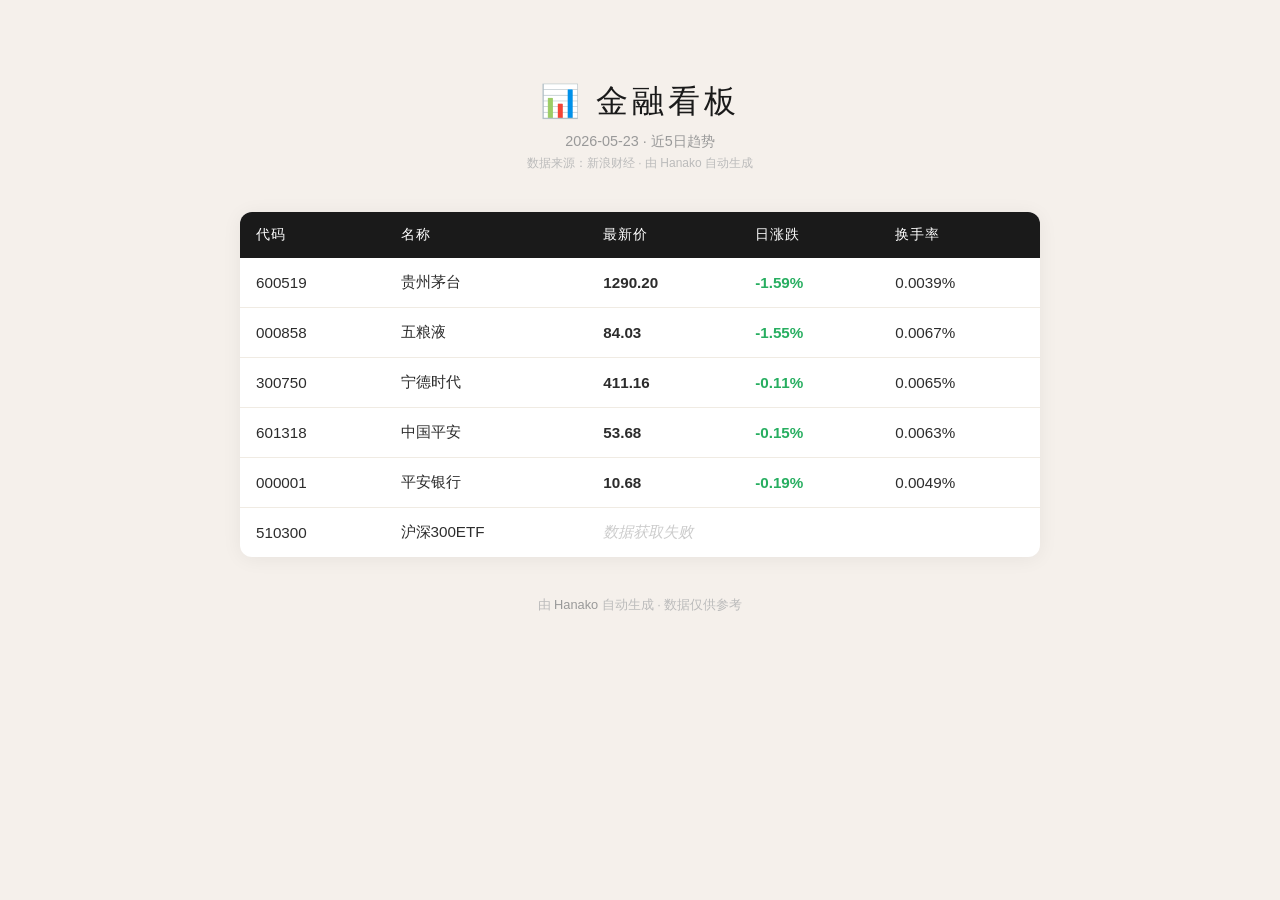
<file: 日报/finboard_20260523.html>
<!DOCTYPE html>
<html lang="zh-CN">
<head>
<meta charset="UTF-8">
<meta name="viewport" content="width=device-width, initial-scale=1.0">
<title>金融看板 · 2026-05-23</title>
<style>
* { margin: 0; padding: 0; box-sizing: border-box; }
body { font-family: 'Segoe UI', 'PingFang SC', 'Microsoft YaHei', sans-serif; background: #f5f0eb; color: #2c2c2c; padding: 40px 20px; }
.container { max-width: 800px; margin: 0 auto; }
.header { text-align: center; padding: 40px 0; }
.header h1 { font-size: 2em; font-weight: 300; letter-spacing: 4px; color: #1a1a1a; }
.header .date { color: #999; font-size: 0.9em; margin-top: 8px; }
.header .source { color: #bbb; font-size: 0.75em; margin-top: 4px; }
table { width: 100%; border-collapse: collapse; background: #fff; border-radius: 12px; overflow: hidden; box-shadow: 0 2px 20px rgba(0,0,0,0.06); }
th { background: #1a1a1a; color: #fff; font-weight: 400; padding: 14px 16px; text-align: left; font-size: 0.85em; letter-spacing: 1px; }
td { padding: 14px 16px; border-bottom: 1px solid #f0ebe3; font-size: 0.95em; }
tr:last-child td { border-bottom: none; }
.price { font-weight: 600; font-variant-numeric: tabular-nums; }
.up { color: #c0392b; font-weight: 600; }
.down { color: #27ae60; font-weight: 600; }
.err { color: #ccc; font-style: italic; }
.footer { text-align: center; margin-top: 40px; color: #bbb; font-size: 0.8em; }
.footer a { color: #999; text-decoration: none; }
</style>
</head>
<body>
<div class="container">
<div class="header">
    <h1>📊 金融看板</h1>
    <div class="date">2026-05-23 · 近5日趋势</div>
    <div class="source">数据来源：新浪财经 · 由 Hanako 自动生成</div>
</div>
<table>
    <thead><tr><th>代码</th><th>名称</th><th>最新价</th><th>日涨跌</th><th>换手率</th></tr></thead>
    <tbody><tr>
                <td>600519</td><td>贵州茅台</td>
                <td class="price">1290.20</td>
                <td class="down">-1.59%</td>
                <td>0.0039%</td>
            </tr><tr>
                <td>000858</td><td>五粮液</td>
                <td class="price">84.03</td>
                <td class="down">-1.55%</td>
                <td>0.0067%</td>
            </tr><tr>
                <td>300750</td><td>宁德时代</td>
                <td class="price">411.16</td>
                <td class="down">-0.11%</td>
                <td>0.0065%</td>
            </tr><tr>
                <td>601318</td><td>中国平安</td>
                <td class="price">53.68</td>
                <td class="down">-0.15%</td>
                <td>0.0063%</td>
            </tr><tr>
                <td>000001</td><td>平安银行</td>
                <td class="price">10.68</td>
                <td class="down">-0.19%</td>
                <td>0.0049%</td>
            </tr><tr><td>510300</td><td>沪深300ETF</td><td colspan="3" class="err">数据获取失败</td></tr></tbody>
</table>
<div class="footer">
    <p>由 <a href="https://github.com/coffeeyyds/hanako-workspace">Hanako</a> 自动生成 · 数据仅供参考</p>
</div>
</div>
</body>
</html>
</file>
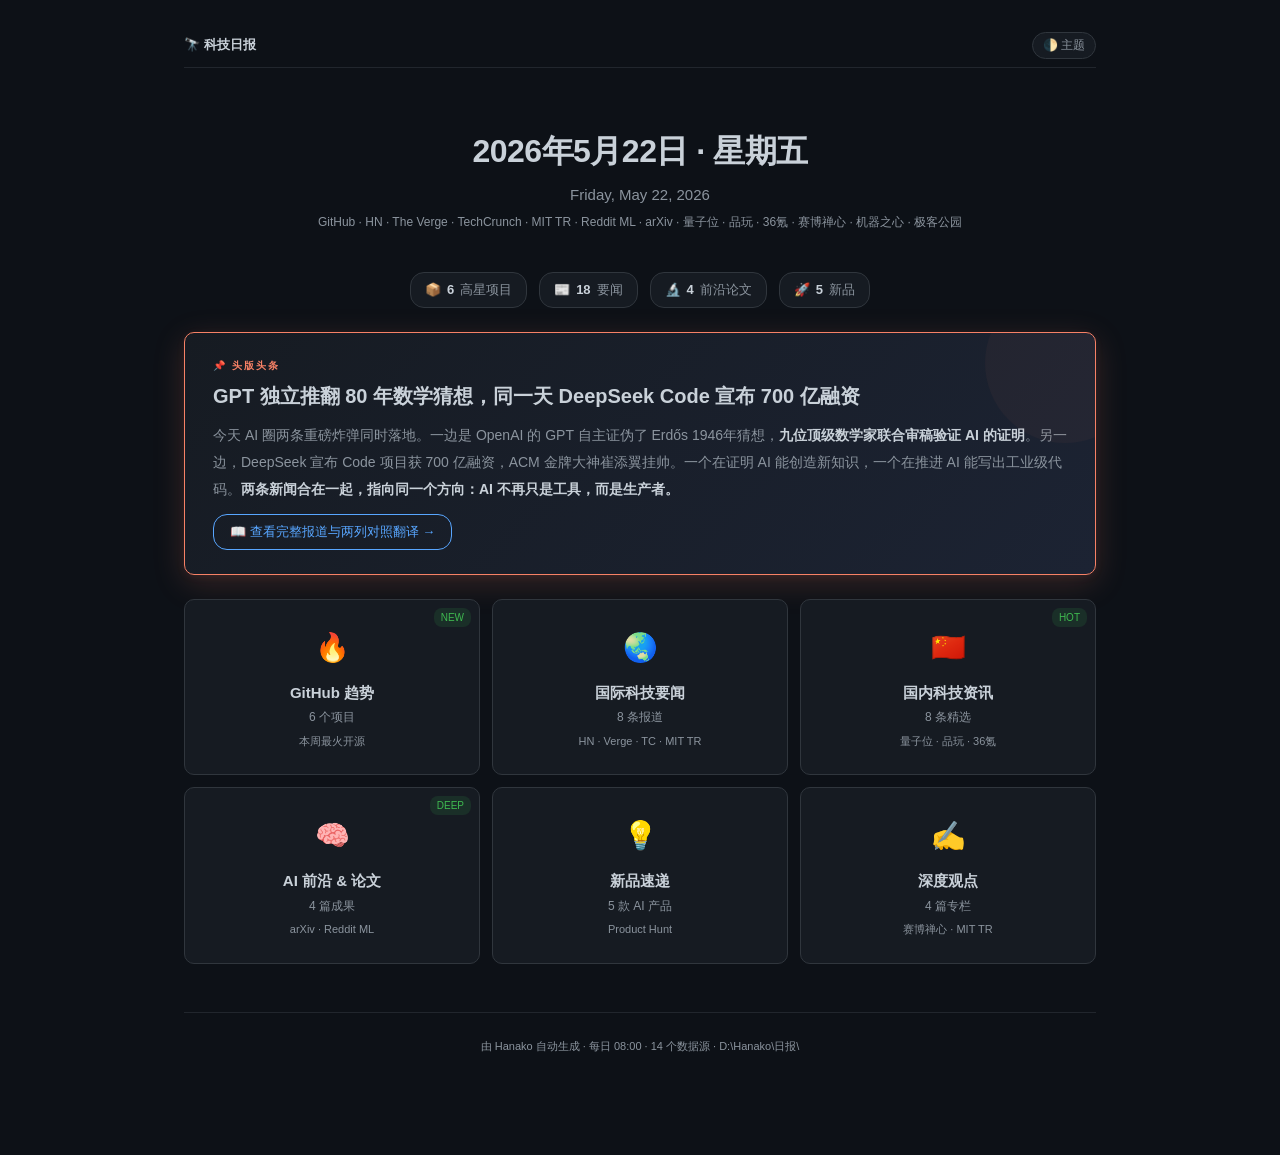
<file: 日报/科技日报_2026-05-22.html>
<!DOCTYPE html>
<html lang="zh-CN" data-theme="dark">
<head>
<meta charset="UTF-8">
<meta name="viewport" content="width=device-width, initial-scale=1.0">
<meta name="description" content="科技日报 2026年5月22日 · GitHub · HN · The Verge · TechCrunch · MIT TR 等14个数据源的每日科技要闻聚合">
<meta http-equiv="Content-Security-Policy" content="default-src 'self'; img-src * data:; style-src 'self' 'unsafe-inline'; script-src 'self' 'unsafe-inline'; connect-src *;">
<title>科技日报 · 2026-05-22</title>
<style>
:root{--bg:#0d1117;--s:#161b22;--s2:#1c2333;--b:#30363d;--t:#c9d1d9;--m:#8b949e;--a:#58a6ff;--w:#f78166;--g:#3fb950;--p:#d2a8ff;--tb:#1a2332;--tt:#79c0ff;--d:#21262d;--gg:rgba(63,185,80,.12);--ww:rgba(247,129,102,.12);--hl:rgba(88,166,255,.07);--xs:4px;--sm:8px;--md:12px;--lg:16px;--xl:24px;--2xl:32px;--3xl:48px;--rs:6px;--rm:8px;--rl:10px;--rx:14px;--rf:50%;--tf:.15s;--tb:.2s;--ts:.3s;--ff:-apple-system,BlinkMacSystemFont,"Segoe UI","PingFang SC","Microsoft YaHei",sans-serif}
[data-theme="light"]{--bg:#fff;--s:#f6f8fa;--s2:#eef1f5;--b:#d0d7de;--t:#1f2328;--m:#656d76;--a:#0969da;--w:#cf222e;--g:#1a7f37;--p:#8250df;--tb:#ddf4ff;--tt:#0969da;--d:#d8dee4;--gg:rgba(26,127,55,.1);--ww:rgba(207,34,46,.08);--hl:rgba(9,105,218,.06)}
*,*::before,*::after{margin:0;padding:0;box-sizing:border-box}
html{scroll-behavior:smooth}
body{font-family:var(--ff);background:var(--bg);color:var(--t);line-height:1.7;max-width:960px;margin:0 auto;padding:var(--xl) var(--xl) 100px;transition:background var(--ts),color var(--ts);-webkit-font-smoothing:antialiased}
a{color:inherit;text-decoration:none}a:hover{color:var(--a)}
b,strong{color:var(--t);font-weight:600}img{max-width:100%;display:block;animation:imgIn .4s ease both}@keyframes imgIn{from{opacity:0}to{opacity:1}}
/* ── TOPBAR ── */
.tb{position:sticky;top:0;z-index:100;display:flex;align-items:center;justify-content:space-between;padding:var(--sm) 0;margin-bottom:var(--xl);background:var(--bg);border-bottom:1px solid var(--d);gap:var(--sm);flex-wrap:wrap}
.tb-bc{display:flex;align-items:center;gap:var(--sm);font-size:13px;min-width:0}
.tb-bc .sep{color:var(--m)}.tb-bc .home{font-weight:800;white-space:nowrap}.tb-bc .crumb{color:var(--m);white-space:nowrap;overflow:hidden;text-overflow:ellipsis}
.tb-bc .back{cursor:pointer;color:var(--a);font-size:12px;padding:2px 8px;border:1px solid var(--b);border-radius:var(--rx);transition:all var(--tb);white-space:nowrap}
.tb-bc .back:hover{background:var(--hl)}
.tb-actions{display:flex;gap:var(--sm);align-items:center}
.btn-theme{font-size:12px;color:var(--m);background:var(--s);border:1px solid var(--b);border-radius:var(--rx);padding:4px 10px;cursor:pointer;transition:all var(--tb);font-family:var(--ff)}
.btn-theme:hover{color:var(--a);border-color:var(--a)}
/* ── SKIP LINK ── */
.sr-only{position:absolute;width:1px;height:1px;padding:0;margin:-1px;overflow:hidden;clip:rect(0,0,0,0);white-space:nowrap;border:0}
.sr-only:focus{position:fixed;top:10px;left:10px;width:auto;height:auto;clip:auto;padding:8px 16px;background:var(--a);color:#fff;font-weight:600;border-radius:var(--rm);z-index:999;white-space:nowrap}
/* ── VIEW ── */
.view{display:none}.view.is-active{display:block;animation:fadeIn var(--ts) ease}
@keyframes fadeIn{from{opacity:0;transform:translateY(6px)}to{opacity:1;transform:translateY(0)}}
/* ── DASH ── */
.dash-h{text-align:center;padding:var(--2xl) 0 var(--xl)}
.dash-h h1{font-size:32px;font-weight:800;letter-spacing:-0.5px;margin-bottom:4px}
.dash-h .sub{color:var(--m);font-size:15px;margin:4px 0}
.dash-h .srcs{color:var(--m);font-size:12px}
.dash-stats{display:flex;gap:var(--md);justify-content:center;flex-wrap:wrap;margin:var(--lg) 0 var(--xl)}
.ds{font-size:13px;color:var(--m);background:var(--s);border:1px solid var(--b);border-radius:var(--rx);padding:6px 14px;display:flex;align-items:center;gap:6px}
.ds strong{color:var(--t)}
.hlc{background:linear-gradient(135deg,var(--s),var(--s2));border:1px solid var(--w);border-radius:var(--rl);padding:var(--xl) 28px;margin-bottom:var(--xl);position:relative;overflow:hidden;box-shadow:0 8px 32px rgba(247,129,102,.18),0 2px 8px rgba(247,129,102,.08)}
.hlc::before{content:'';position:absolute;top:-50px;right:-50px;width:160px;height:160px;background:var(--w);opacity:.04;border-radius:var(--rf)}
.hlc .hl-l{font-size:10px;text-transform:uppercase;letter-spacing:2px;color:var(--w);font-weight:700;margin-bottom:var(--sm)}
.hlc h2{font-size:20px;line-height:1.4;margin-bottom:var(--md)}
.hlc .hl-b{color:var(--m);font-size:14px;line-height:1.9}
.hlc .hl-b b{color:var(--t)}
.hlc .hl-a{margin-top:var(--md)}.hlc .hl-a a{font-size:13px;color:var(--a);border:1px solid var(--a);padding:6px 16px;border-radius:var(--rx);transition:all var(--tb);display:inline-block}
.hlc .hl-a a:hover{background:var(--hl)}
@media(max-width:600px){.tb-bc .back{font-size:14px}}
.cg{display:grid;grid-template-columns:repeat(3,1fr);gap:var(--md);margin-bottom:var(--2xl)}
@media(max-width:700px){.cg{grid-template-columns:1fr 1fr}}@media(max-width:440px){.cg{grid-template-columns:1fr}}
.cc{background:var(--s);border:1px solid var(--b);border-radius:var(--rl);padding:var(--xl) var(--lg);cursor:pointer;transition:all var(--tb);text-align:center;position:relative;overflow:hidden}
.cc:hover{border-color:var(--a);background:var(--s2);transform:translateY(-2px)}
.cc .ci{font-size:28px;margin-bottom:var(--sm)}.cc .cn{font-size:15px;font-weight:600;margin-bottom:2px}
.cc .co{font-size:12px;color:var(--m)}.cc .cd{font-size:11px;color:var(--m);margin-top:var(--xs)}
.cc .cb{position:absolute;top:8px;right:8px;font-size:10px;color:var(--g);background:var(--gg);padding:1px 7px;border-radius:var(--rm)}
/* ── FEED ── */
.fh{text-align:center;padding:var(--lg) 0 var(--xl)}.fh h2{font-size:24px;font-weight:800}.fh .fs{color:var(--m);font-size:13px;margin-top:4px}
.card{background:var(--s);border:1px solid var(--b);border-radius:var(--rl);padding:var(--lg) 22px;margin-bottom:var(--md);transition:all var(--tb);cursor:pointer}
.card:hover{border-color:var(--a);background:var(--s2)}
.cr{display:flex;justify-content:space-between;align-items:flex-start;gap:var(--md);flex-wrap:wrap}
.card h3{font-size:15px;font-weight:600;line-height:1.4;flex:1}
.card .cs{font-size:11px;color:var(--m);margin:4px 0 var(--sm)}.card .cs em{font-style:normal;color:var(--p)}
.card .csum{font-size:13px;color:var(--t);line-height:1.7}.card .csum b{color:var(--w)}
.card .ct{display:flex;gap:var(--xs);flex-wrap:wrap;margin-top:var(--sm)}
.tag{font-size:10px;padding:2px 7px;border-radius:var(--rm);color:var(--p);background:rgba(210,168,255,.1);border:1px solid rgba(210,168,255,.2)}
.card--repo{display:grid;grid-template-columns:48px 1fr auto;gap:var(--md);align-items:start;cursor:default}
@media(max-width:600px){.card--repo{grid-template-columns:40px 1fr}.card--repo .ra{grid-column:2}}
.card--repo .ra img{width:48px;height:48px;border-radius:var(--rf);border:2px solid var(--b);background:var(--d)}
.card--repo .rl{font-size:10px;color:var(--tt);background:var(--tb);padding:1px 7px;border-radius:var(--rm)}
.card--repo .rmt{font-size:11px;color:var(--m);margin-bottom:var(--sm)}
.bstar{font-size:12px;color:var(--g);font-weight:600;background:var(--gg);padding:3px 10px;border-radius:var(--rm);white-space:nowrap}
.btr{font-size:10px;color:var(--w);background:var(--ww);padding:2px 7px;border-radius:var(--rm);margin-left:4px}
.pg{display:grid;grid-template-columns:1fr 1fr;gap:var(--md)}
@media(max-width:640px){.pg{grid-template-columns:1fr}}
.card--product{overflow:hidden;padding:0}.card--product .pimg{width:100%;height:130px;object-fit:cover;background:var(--d)}
.card--product .pb{padding:var(--md) var(--lg)}.card--product h3{font-size:14px;font-weight:600;margin-bottom:2px}
.card--product .pt{font-size:12px;color:var(--m)}.card--product .pw{font-size:12px;color:var(--g);margin-top:var(--sm);line-height:1.5}
/* ── DETAIL ── */
.dh{margin-bottom:var(--xl)}.dh h2{font-size:22px;font-weight:800;line-height:1.4;margin-bottom:var(--sm)}
.dm{font-size:12px;color:var(--m);margin-bottom:var(--md);display:flex;gap:var(--lg);flex-wrap:wrap}
.dm span{display:inline-flex;align-items:center;gap:4px}
/* 两列布局 */
.col2{display:grid;grid-template-columns:1fr 1fr;gap:var(--xl);margin-bottom:var(--2xl)}
@media(max-width:700px){.col2{grid-template-columns:1fr}}
.col2 .col-l{border-right:2px solid var(--d);padding-right:var(--xl)}
@media(max-width:700px){.col2 .col-l{border-right:none;border-bottom:2px solid var(--d);padding-right:0;padding-bottom:var(--xl)}}
.col2 .col-r{padding-left:var(--xl)}
@media(max-width:700px){.col2 .col-r{padding-left:0}}
.col-title{font-size:12px;text-transform:uppercase;letter-spacing:2px;font-weight:700;margin-bottom:var(--lg);padding-bottom:var(--sm);border-bottom:2px solid var(--d)}
.col-l .col-title{color:var(--a)}
.col-r .col-title{color:var(--m)}
.explain-block{font-size:14px;line-height:2;color:var(--t)}
.explain-block p{margin-bottom:var(--lg)}
.explain-block ul{padding-left:var(--lg);margin-bottom:var(--lg)}
.explain-block li{margin-bottom:var(--sm);line-height:1.9}
.explain-block b{color:var(--w)}
.origin-block{font-size:13px;line-height:1.9;color:var(--m)}
.origin-block p{margin-bottom:var(--lg)}
.sbox{background:var(--s);border:1px solid var(--b);border-radius:var(--rl);padding:var(--lg);margin-top:var(--xl)}
.sbox h4{font-size:12px;text-transform:uppercase;letter-spacing:1px;color:var(--m);margin-bottom:var(--sm)}
.sbox a{color:var(--a);font-size:13px;word-break:break-all;display:block;margin-bottom:4px}
.sbox a:hover{text-decoration:underline}
/* ── MISC ── */
.btt{position:fixed;bottom:var(--xl);right:var(--xl);width:40px;height:40px;border-radius:var(--rf);background:var(--s);border:1px solid var(--b);color:var(--m);cursor:pointer;display:flex;align-items:center;justify-content:center;font-size:18px;z-index:99;opacity:0;transform:translateY(10px);pointer-events:none;transition:all var(--tb)}
.btt.is-visible{opacity:1;transform:translateY(0);pointer-events:all}.btt:hover{border-color:var(--a);color:var(--a)}
.ft{text-align:center;color:var(--m);font-size:11px;margin-top:var(--3xl);padding-top:var(--xl);border-top:1px solid var(--d)}
</style>
</head>
<body>
<a href="#main-content" class="sr-only">跳转到内容</a>
<nav class="tb" aria-label="主导航">
  <div class="tb-bc"><a class="home" href="#" data-nav="dashboard">🔭 科技日报</a><span class="sep" id="bs" style="display:none">/</span><span class="crumb" id="bc"></span><button class="back" id="bb" style="display:none" onclick="VM.back()">← 返回</button></div>
  <div class="tb-actions"><button class="btn-theme" id="themeToggle" aria-label="切换深色/浅色主题">🌓 主题</button></div>
</nav>

<main id="main-content">
<!-- ═══════ DASHBOARD ═══════ -->
<div class="view is-active" data-view="dashboard">
  <header class="dash-h">
    <h1>2026年5月22日 · 星期五</h1>
    <p class="sub">Friday, May 22, 2026</p>
    <p class="srcs">GitHub · HN · The Verge · TechCrunch · MIT TR · Reddit ML · arXiv · 量子位 · 品玩 · 36氪 · 赛博禅心 · 机器之心 · 极客公园</p>
  </header>
  <div class="dash-stats"><span class="ds">📦 <strong>6</strong> 高星项目</span><span class="ds">📰 <strong>18</strong> 要闻</span><span class="ds">🔬 <strong>4</strong> 前沿论文</span><span class="ds">🚀 <strong>5</strong> 新品</span></div>
  <div class="hlc"><div class="hl-l">📌 头版头条</div><h2>GPT 独立推翻 80 年数学猜想，同一天 DeepSeek Code 宣布 700 亿融资</h2><div class="hl-b">今天 AI 圈两条重磅炸弹同时落地。一边是 OpenAI 的 GPT 自主证伪了 Erdős 1946年猜想，<b>九位顶级数学家联合审稿验证 AI 的证明</b>。另一边，DeepSeek 宣布 Code 项目获 700 亿融资，ACM 金牌大神崔添翼挂帅。一个在证明 AI 能创造新知识，一个在推进 AI 能写出工业级代码。<b>两条新闻合在一起，指向同一个方向：AI 不再只是工具，而是生产者。</b></div><div class="hl-a"><a href="#" data-nav="detail-headline">📖 查看完整报道与两列对照翻译 →</a></div></div>
  <div class="cg">
    <div class="cc" data-nav="feed-github"><div class="ci">🔥</div><div class="cn">GitHub 趋势</div><div class="co">6 个项目</div><div class="cd">本周最火开源</div><span class="cb">NEW</span></div>
    <div class="cc" data-nav="feed-intl"><div class="ci">🌏</div><div class="cn">国际科技要闻</div><div class="co">8 条报道</div><div class="cd">HN · Verge · TC · MIT TR</div></div>
    <div class="cc" data-nav="feed-cn"><div class="ci">🇨🇳</div><div class="cn">国内科技资讯</div><div class="co">8 条精选</div><div class="cd">量子位 · 品玩 · 36氪</div><span class="cb">HOT</span></div>
    <div class="cc" data-nav="feed-ai"><div class="ci">🧠</div><div class="cn">AI 前沿 & 论文</div><div class="co">4 篇成果</div><div class="cd">arXiv · Reddit ML</div><span class="cb">DEEP</span></div>
    <div class="cc" data-nav="feed-products"><div class="ci">💡</div><div class="cn">新品速递</div><div class="co">5 款 AI 产品</div><div class="cd">Product Hunt</div></div>
    <div class="cc" data-nav="feed-opinion"><div class="ci">✍️</div><div class="cn">深度观点</div><div class="co">4 篇专栏</div><div class="cd">赛博禅心 · MIT TR</div></div>
  </div>
</div>

<!-- ═══════ FEED: GitHub ═══════ -->
<div class="view" data-view="feed-github"><div class="fh"><h2>🔥 GitHub 本周之星</h2><p class="fs">近7天高星开源项目 · 6 projects</p></div>
<div class="card card--repo"><div class="ra"><img src="https://github.com/tinyhumansai.png" width="48" height="48" alt="tinyhumansai 项目头像" loading="lazy" onerror="this.style.display='none'"></div><div><h3><a href="https://github.com/tinyhumansai/openhuman" target="_blank" rel="noopener noreferrer">tinyhumansai / openhuman</a></h3><div class="rmt"><span class="rl">Rust</span> Apache-2.0</div><div class="csum">你的私人 AI 超级智能。私密、简洁、极其强大。消费级硬件就能跑。本周狂揽 1.7 万星。</div></div><div class="ra"><span class="bstar">⭐ 25,206</span><br><span class="btr">↑17k/周</span></div></div>
<div class="card card--repo"><div class="ra"><img src="https://github.com/anthropics.png" width="48" height="48" alt="Anthropic 项目头像" loading="lazy" onerror="this.style.display='none'"></div><div><h3><a href="https://github.com/anthropics/claude-plugins-official" target="_blank" rel="noopener noreferrer">anthropics / claude-plugins-official</a></h3><div class="rmt"><span class="rl">Python</span> Anthropic 官方</div><div class="csum">Claude Code 的「应用商店」。Anthropic 亲自把关品质的插件目录。</div></div><div class="ra"><span class="bstar">⭐ 23,122</span><br><span class="btr">↑682/天</span></div></div>
<div class="card card--repo"><div class="ra"><img src="https://github.com/Doorman11991.png" width="48" height="48" alt="Doorman11991 项目头像" loading="lazy" onerror="this.style.display='none'"></div><div><h3><a href="https://github.com/Doorman11991/smallcode" target="_blank" rel="noopener noreferrer">Doorman11991 / smallcode</a></h3><div class="rmt">4B 模型 · 87% 基准分</div><div class="csum">针对小模型优化的 AI 编程智能体。大不等于好。</div></div><div class="ra"><span class="bstar">⭐ 1,213</span></div></div>
<div class="card card--repo"><div class="ra"><img src="https://github.com/Tartarus-AI.png" width="48" height="48" alt="Tartarus-AI 项目头像" loading="lazy" onerror="this.style.display='none'"></div><div><h3><a href="https://github.com/Tartarus-AI/tartarusai-cli" target="_blank" rel="noopener noreferrer">Tartarus-AI / tartarusai-cli</a></h3><div class="rmt">MIT · 256K 上下文</div><div class="csum">终端无审查 AI 编程助手。加密币付费，无需绑卡。</div></div><div class="ra"><span class="bstar">⭐ 67</span></div></div>
<div class="card card--repo"><div class="ra"><img src="https://github.com/freenet.png" width="48" height="48" alt="freenet 项目头像" loading="lazy" onerror="this.style.display='none'"></div><div><h3><a href="https://github.com/freenet/freenet-core" target="_blank" rel="noopener noreferrer">freenet / hyphanet</a></h3><div class="rmt"><span class="rl">Rust</span> HN 263分</div><div class="csum">去中心化 P2P 平台重生。病毒式同步，秒级全局一致。</div></div><div class="ra"><span class="bstar">新项目</span><br><span class="btr">HN 热议</span></div></div>
<div class="card card--repo"><div class="ra"><img src="https://github.com/pythongiant.png" width="48" height="48" alt="KVBoost 项目头像" loading="lazy" onerror="this.style.display='none'"></div><div><h3><a href="https://pythongiant.github.io/KVBoost/" target="_blank" rel="noopener noreferrer">KVBoost</a></h3><div class="rmt"><span class="rl">Python</span> HuggingFace</div><div class="csum">KV 缓存复用，首 token 延迟降 5-48 倍。底层效率革命。</div></div><div class="ra"><span class="bstar">新项目</span></div></div>
</div>

<!-- ═══════ FEED: 国际要闻 ═══════ -->
<div class="view" data-view="feed-intl"><div class="fh"><h2>🌏 国际科技要闻</h2><p class="fs">HN · The Verge · TechCrunch · MIT TR · 8 stories</p></div>
<div class="card" data-nav="detail-intl-1"><div class="cr"><h3>🪦 MATLAB 之父 Cleve Moler 去世</h3></div><div class="cs"><em>Hacker News</em> · 44 分 · 177 评论</div><div class="csum">过去四十年所有工程师的「计算器」的创造者走了。<b>飞机设计、信号处理、天气预报，都有 MATLAB 的影子。</b>一辈子没上市没炒作，留下的比独角兽都重。</div><div class="ct"><span class="tag">人物</span><span class="tag">计算科学</span></div></div>
<div class="card" data-nav="detail-intl-2"><div class="cr"><h3>💰 Anthropic 首次盈利，OpenAI 每赚 1 块倒亏 1.22 块</h3></div><div class="cs"><em>36氪 · 新智元</em> · 今天</div><div class="csum">最直接竞争对手的财报对比揭示残酷事实：<b>烧钱换市场在 AI 行业可能走不通。</b>Anthropic 证明「稳健」也能赢。</div><div class="ct"><span class="tag">AI 商业</span><span class="tag">OpenAI</span><span class="tag">Anthropic</span></div></div>
<div class="card" data-nav="detail-intl-3"><div class="cr"><h3>📱 AI 正在「抢」你手机的内存——消费电子全面涨价</h3></div><div class="cs"><em>Hacker News</em> · 132 分 · 139 评论</div><div class="csum">三星/SK 海力士把最先进产能全给 AI 服务器 HBM。<b>便宜手机会越来越难买到。</b>AI 繁荣的隐形成本由普通人买单。</div><div class="ct"><span class="tag">供应链</span><span class="tag">半导体</span><span class="tag">消费者</span></div></div>
<div class="card" data-nav="detail-intl-4"><div class="cr"><h3>🖥️ 花 35 万自建 GPU 服务器值不值？</h3></div><div class="cs"><em>Hacker News</em> · 398 分 · 283 评论</div><div class="csum">对持续负载自建比云便宜，但对突发任务云更灵活。<b>算力应该集中还是分散？</b></div><div class="ct"><span class="tag">GPU</span><span class="tag">云计算</span><span class="tag">成本分析</span></div></div>
<div class="card" data-nav="detail-intl-5"><div class="cr"><h3>📈 ARM 股价暴涨 30%：AI 芯片权力转移</h3></div><div class="cs"><em>36氪 · 极客公园</em> · 今天</div><div class="csum">AI 从数据中心走向手机/眼镜/汽车，低功耗 ARM 从幕后到台前。<b>从「大力出奇迹」到「省电才是王道」。</b></div><div class="ct"><span class="tag">芯片</span><span class="tag">ARM</span></div></div>
<div class="card" data-nav="detail-intl-6"><div class="cr"><h3>🚀 SpaceX 招股书：火星百万人口城、28.5 万亿美元市场</h3></div><div class="cs"><em>36氪</em> · 今天</div><div class="csum">10 亿股激励马斯克建火星城。<b>太空商业化已从科幻走进招股说明书。</b>传与特斯拉 2027 合并。</div><div class="ct"><span class="tag">SpaceX</span><span class="tag">太空经济</span><span class="tag">IPO</span></div></div>
<div class="card" data-nav="detail-intl-7"><div class="cr"><h3>🎬 Spotify + 环球音乐推出 AI 翻唱工具，「先授权后使用」</h3></div><div class="cs"><em>品玩</em> · 3小时前</div><div class="csum">AI 翻唱终于有了行业标准：<b>先拿到版权授权，再生成内容。</b>音乐产业的 AI 规则正在成形。</div><div class="ct"><span class="tag">AI 音乐</span><span class="tag">版权</span><span class="tag">Spotify</span></div></div>
<div class="card" data-nav="detail-intl-8"><div class="cr"><h3>📰 The Verge: AI 成为同事——2026 年工作场所正在重塑</h3></div><div class="cs"><em>The Verge</em> · 深度报道</div><div class="csum">采用 AI 协作的公司员工数减 15%，留下的人收入涨 2-3 倍。<b>工作本质从执行转向定义目标。</b></div><div class="ct"><span class="tag">未来工作</span><span class="tag">AI 协作</span><span class="tag">深度</span></div></div>
</div>

<!-- ═══════ FEED: 国内要闻 ═══════ -->
<div class="view" data-view="feed-cn"><div class="fh"><h2>🇨🇳 国内科技资讯</h2><p class="fs">量子位 · 品玩 · 36氪 · 赛博禅心 · 8 stories</p></div>
<div class="card" data-nav="detail-cn-1"><div class="cr"><h3>💰 DeepSeek Code 获 700 亿融资！ACM 金牌大神崔添翼挂帅</h3></div><div class="cs"><em>量子位</em> · 3小时前</div><div class="csum">DeepSeek 的编程专用项目浮出水面。<b>700 亿融资+ACM 传奇人物领衔，中国 AI 编程工具迎来重磅玩家。</b></div><div class="ct"><span class="tag">DeepSeek</span><span class="tag">融资</span><span class="tag">AI 编程</span></div></div>
<div class="card" data-nav="detail-cn-2"><div class="cr"><h3>🧠 李飞飞再出手：空间智能的「ImageNet」来了</h3></div><div class="cs"><em>量子位</em> · 2小时前</div><div class="csum">专门评测具身空间智能的新基准发布。<b>当年 ImageNet 引爆了深度学习，这个新基准可能引爆具身智能。</b></div><div class="ct"><span class="tag">李飞飞</span><span class="tag">具身智能</span><span class="tag">基准</span></div></div>
<div class="card" data-nav="detail-cn-3"><div class="cr"><h3>🏆 千问 3.7 问鼎国产模型冠军，全球前五</h3></div><div class="cs"><em>量子位</em> · 昨天</div><div class="csum">Artificial Analysis 放榜：阿里千问 3.7 国产第一。<b>中国大模型在全球竞技场的排名持续上升。</b></div><div class="ct"><span class="tag">大模型</span><span class="tag">阿里</span><span class="tag">千问</span></div></div>
<div class="card" data-nav="detail-cn-4"><div class="cr"><h3>🌐 腾讯混元开源翻译模型 Hy-MT2，440MB 手机就能跑</h3></div><div class="cs"><em>量子位 · 品玩</em> · 昨天</div><div class="csum">微信聊天翻译完全本地化。<b>440MB 意味着普通手机随便跑，隐私敏感用户的福音。</b></div><div class="ct"><span class="tag">腾讯</span><span class="tag">开源</span><span class="tag">端侧AI</span></div></div>
<div class="card" data-nav="detail-cn-5"><div class="cr"><h3>🏭 国产 DRAM 龙头长鑫科技冲刺科创板，十年亏损终迎千亿净利</h3></div><div class="cs"><em>36氪</em> · 今天</div><div class="csum">技术封锁和设备禁运十年后，走到了<b>千亿净利</b>拐点。「卡脖子」方向里程碑。</div><div class="ct"><span class="tag">芯片</span><span class="tag">IPO</span><span class="tag">自主可控</span></div></div>
<div class="card" data-nav="detail-cn-6"><div class="cr"><h3>🚗 雷军发布小米最贵 SUV YU7 GT，39 万起</h3></div><div class="cs"><em>量子位</em> · 10小时前</div><div class="csum">特斯拉前厂长宋钢加盟后首秀。<b>小米不再「性价比」，新能源车进入品牌溢价阶段。</b></div><div class="ct"><span class="tag">新能源车</span><span class="tag">小米</span></div></div>
<div class="card" data-nav="detail-cn-7"><div class="cr"><h3>📊 OpenAI 推出 ChatGPT for PowerPoint，演示文稿自动化</h3></div><div class="cs"><em>品玩</em> · 4小时前</div><div class="csum">AI 开始进军办公软件最后一公里。<b>以后做 PPT 可能只需要告诉 AI 你明天要讲什么。</b></div><div class="ct"><span class="tag">AI 办公</span><span class="tag">OpenAI</span></div></div>
<div class="card" data-nav="detail-cn-8"><div class="cr"><h3>☁️ 阿里云 MaaS 收入 5 个月增长 15 倍，Token 成了新生意</h3></div><div class="cs"><em>36氪</em> · 今天</div><div class="csum">企业不愿养 GPU，买云上成品更划算。<b>Token 正在变成新带宽。</b></div><div class="ct"><span class="tag">云计算</span><span class="tag">阿里</span><span class="tag">Token 经济</span></div></div>
</div>

<!-- ═══════ FEED: AI 前沿 ═══════ -->
<div class="view" data-view="feed-ai"><div class="fh"><h2>🧠 AI 前沿 & 论文</h2><p class="fs">arXiv · Reddit r/ML · 4 papers</p></div>
<div class="card" data-nav="detail-ai-1"><div class="cr"><h3>📄 GPT 推翻平面单位距离猜想（OpenAI 官方论文）</h3></div><div class="cs"><em>OpenAI</em> · 2026-05-22</div><div class="csum">构造全实数域塔，Galois 群+Golod-Shafarevich 定理完成证明。九位数学家联合验证。<b>2026 年最重磅 AI 论文。</b></div><div class="ct"><span class="tag">数学</span><span class="tag">定理证明</span><span class="tag">GPT-5</span></div></div>
<div class="card" data-nav="detail-ai-2"><div class="cr"><h3>📄 NAG 加速梯度法点收敛——全部证明由 GPT 完成</h3></div><div class="cs"><em>arXiv · cs.LG</em> · UCLA</div><div class="csum">第一篇明确声明<b>所有证明均由 AI 完成</b>的数学论文。致谢中写着「All proofs due entirely to an internal model at OpenAI」。</div><div class="ct"><span class="tag">优化理论</span><span class="tag">AI 数学</span><span class="tag">里程碑</span></div></div>
<div class="card" data-nav="detail-ai-3"><div class="cr"><h3>📄 CODA: 将 Transformer 重写为 GEMM-Epilogue 程序</h3></div><div class="cs"><em>arXiv · cs.LG</em> · HN 36分</div><div class="csum">重新设计 Transformer 计算底层。<b>底层效率优化对行业影响最大——发动机效率 +10% 比换内饰重要。</b></div><div class="ct"><span class="tag">Transformer</span><span class="tag">推理优化</span></div></div>
<div class="card" data-nav="detail-ai-4"><div class="cr"><h3>📄 KVBoost: HuggingFace 区块级 KV 缓存复用</h3></div><div class="cs"><em>HN Show</em> · 5-48x faster TTFT</div><div class="csum">不换模型只优化计算复用。<b>对用户来说：AI 回复更快了。</b></div><div class="ct"><span class="tag">推理加速</span><span class="tag">HuggingFace</span></div></div>
</div>

<!-- ═══════ FEED: 新品 ═══════ -->
<div class="view" data-view="feed-products"><div class="fh"><h2>💡 今日 AI 新品</h2><p class="fs">Product Hunt 精选 · 5 launches</p></div><div class="pg">
<div class="card card--product"><img class="pimg" src="https://ph-files.imgix.net/8148cb1b-0da3-4574-9f71-08798b552316.svg?auto=compress&w=400" width="400" height="240" alt="Tycoon AI 产品截图" loading="lazy" onerror="this.style.display='none'"><div class="pb"><h3><a href="https://www.producthunt.com/products/tycoon-us" target="_blank" rel="noopener noreferrer">🏢 Tycoon AI</a></h3><p class="pt">AI Agent 运营一人公司</p><p class="pw">「AI 当员工，你当董事长」成真。</p></div></div>
<div class="card card--product"><img class="pimg" src="https://ph-files.imgix.net/5daa9b0c-dec8-45be-856c-36a7e4957c32.png?auto=compress&w=400" width="400" height="240" alt="Mintlify Workflows 产品截图" loading="lazy" onerror="this.style.display='none'"><div class="pb"><h3><a href="https://www.producthunt.com/products/mintlify" target="_blank" rel="noopener noreferrer">📚 Mintlify Workflows</a></h3><p class="pt">自动更新的知识库</p><p class="pw">代码改了文档自动同步。</p></div></div>
<div class="card card--product"><img class="pimg" src="https://ph-files.imgix.net/64f05fed-5478-434e-b175-80b218391f8c.png?auto=compress&w=400" width="400" height="240" alt="Google Antigravity 产品截图" loading="lazy" onerror="this.style.display='none'"><div class="pb"><h3><a href="https://www.producthunt.com/products/google-antigravity" target="_blank" rel="noopener noreferrer">🔄 Google Antigravity 2.0</a></h3><p class="pt">多 Agent 协同工作桌面端</p><p class="pw">Google 押注「AI 团队协作」路线。</p></div></div>
<div class="card card--product"><img class="pimg" src="https://ph-files.imgix.net/911d4b24-b8cb-4e89-b96b-a64b6c3e826e.png?auto=compress&w=400" width="400" height="240" alt="ElevenAgents 产品截图" loading="lazy" onerror="this.style.display='none'"><div class="pb"><h3><a href="https://www.producthunt.com/products/elevenlabs" target="_blank" rel="noopener noreferrer">🎙️ ElevenAgents</a></h3><p class="pt">规模化 AI 语音对话</p><p class="pw">下一通客服电话可能就它接的。</p></div></div>
<div class="card card--product"><div class="pb"><h3><a href="https://www.producthunt.com/products/weweb-io" target="_blank" rel="noopener noreferrer">🧩 WeWeb 3.0</a></h3><p class="pt">AI 写代码 + 零代码编辑器</p><p class="pw">不懂代码也能做出能跑的应用。</p></div></div>
</div></div>

<!-- ═══════ FEED: 深度观点 ═══════ -->
<div class="view" data-view="feed-opinion"><div class="fh"><h2>✍️ 深度观点</h2><p class="fs">赛博禅心 · MIT TR · 36氪 · 4 columns</p></div>
<div class="card" data-nav="detail-op-1"><div class="cr"><h3>赛博禅心：悬了 80 年的数学猜想，被 GPT 推翻了</h3></div><div class="cs"><em>赛博禅心</em> · 金色传说大聪明 · 今天</div><div class="csum">用「一张纸上撒 n 个点」讲清 GPT 推翻 Erdős 猜想。作者有 OpenAI 红队内线。<b>中文 AI 圈最快的深度解读。</b></div><div class="ct"><span class="tag">AI 数学</span><span class="tag">深度</span></div></div>
<div class="card" data-nav="detail-op-2"><div class="cr"><h3>赛博禅心：GPTs 商店要发钱了!!!</h3></div><div class="cs"><em>赛博禅心</em> · 金色传说大聪明 · 今天</div><div class="csum">OpenAI 探索基于用量的分成机制。<b>GPT Store 真分钱的话，AI 创业门槛断崖式下降。</b></div><div class="ct"><span class="tag">GPT Store</span><span class="tag">AI 经济</span></div></div>
<div class="card" data-nav="detail-op-3"><div class="cr"><h3>MIT TR: AI 科学家的崛起——当算法开始提出假设</h3></div><div class="cs"><em>MIT Technology Review</em> · 深度特稿</div><div class="csum">GPT 推翻猜想不是孤立事件。从蛋白质折叠到材料发现，<b>AI 正从工具变合作者，科研范式正在转换。</b></div><div class="ct"><span class="tag">AI 科研</span><span class="tag">MIT</span><span class="tag">深度</span></div></div>
<div class="card" data-nav="detail-op-4"><div class="cr"><h3>品玩：Google I/O 2026 —— 轰炸式发布 Agent，狙击 Claude Code</h3></div><div class="cs"><em>品玩</em> · 王兆洋 · 5月20日</div><div class="csum">Google 发布会火力全开，Agent 成为核心叙事。<b>AI 操作系统级别的战争正式打响。</b></div><div class="ct"><span class="tag">Google I/O</span><span class="tag">Agent</span><span class="tag">深度</span></div></div>
</div>

<!-- ══════════════════════════ DETAIL VIEWS ══════════════════════════ -->

<!-- detail-headline: GPT数学 + DeepSeek Code -->
<div class="view" data-view="detail-headline">
<div class="dh"><h2>GPT 推翻 80 年猜想 & DeepSeek Code 700 亿融资</h2><div class="dm"><span>📅 2026-05-22</span><span>📰 OpenAI · 量子位 · 赛博禅心</span></div></div>
<div class="col2">
<div class="col-l"><div class="col-title">📋 中文解读</div><div class="explain-block">
<p><b>事件一：GPT 推翻平面单位距离猜想。</b>Erdős 1946 年提出：一张纸撒 n 个点，最多有多少对距离恰好为 1？80 年来所有人深信正方形网格是最优解。GPT 在没有人类介入的情况下找到了一种全新的排列，比网格多了好几个数量级。九位顶级数学家联合写了验证论文。菲尔兹奖得主 Gowers 说「先坐下来再读」。</p>
<p><b>事件二：同一天，DeepSeek Code 宣布获 700 亿融资</b>，由 ACM 金牌大神崔添翼挂帅。ACM 编程竞赛是全球最难的编程比赛，崔添翼是中国队传奇人物。他的加入说明 DeepSeek Code 不是在做一个简单的代码补全工具，而是瞄准了工业级编程能力。</p>
<p><b>两条新闻的共振：</b>一条证明 AI 能创造新知识（数学），一条证明 AI 能写出工业级代码（编程）。合在一起看，AI 不再只是「工具」，而是正在成为知识生产的独立参与者。今天会被写进科技史。</p>
</div></div>
<div class="col-r"><div class="col-title">📄 原文（英 + 中对照）</div><div class="origin-block">
<p><b>Reuters / OpenAI:</b> GPT has disproved the planar unit distance conjecture proposed by Paul Erdős in 1946 — the first time an AI system has independently solved a long-standing open problem in pure mathematics without human guidance. Nine mathematicians, including Noga Alon and Thomas Bloom, co-authored a companion verification paper.</p>
<p><b>赛博禅心：</b>悬了 80 年的「平面单位距离猜想」被 GPT 推翻了。菲尔兹奖得主 Timothy Gowers 表示心情非常复杂：「如果你是数学家，最好先坐下来再往下读。」</p>
<p><b>量子位：</b>DeepSeek Code 真的要来了，获 700 亿融资，ACM 金牌大神崔添翼挂帅。这是中国 AI 编程工具领域迄今为止最大的一笔融资。</p>
</div></div>
</div>
<div class="sbox"><h4>📎 原始来源</h4>
<a href="https://openai.com/index/model-disproves-discrete-geometry-conjecture/" target="_blank" rel="noopener noreferrer">OpenAI 官方博客 →</a>
<a href="https://cdn.openai.com/pdf/74c24085-19b0-4534-9c90-465b8e29ad73/unit-distance-proof.pdf" target="_blank" rel="noopener noreferrer">完整论文 PDF →</a>
<a href="https://www.qbitai.com/2026/05/422624.html" target="_blank" rel="noopener noreferrer">量子位：DeepSeek Code 融资报道 →</a>
<a href="https://mp.weixin.qq.com/s/adA3Mt6UVg73wo31r_Jx_Q" target="_blank" rel="noopener noreferrer">赛博禅心中文解读 →</a></div>
</div>

<!-- detail-intl-1: Moler -->
<div class="view" data-view="detail-intl-1">
<div class="dh"><h2>🪦 MATLAB 之父 Cleve Moler 去世</h2><div class="dm"><span>📅 2026-05-22</span><span>📰 Hacker News · 177 评论</span></div></div>
<div class="col2">
<div class="col-l"><div class="col-title">📋 中文解读</div><div class="explain-block">
<p><b>Cleve Moler 是谁？</b>他是 MATLAB 的创造者。MATLAB 你可能没用过，但你坐的飞机、用的手机、看到的天气预报，背后都有它。它是过去四十年全球工程师和科学家的「通用计算器」。</p>
<p>Moler 在 1970 年代用手写了 MATLAB 的第一个版本——当时只是为了让学生更容易地使用他教的一门线性代数课。后来他和朋友创办 MathWorks 公司，一辈子没上市、没炒作、没上过头条。他活成了硅谷神话的反面：不喧嚣，但留下的东西比大多数百亿独角兽都重。</p>
<p><b>为什么值得记住：</b>在一个人人追求增长和 IPO 的时代，Moler 证明了另一种可能——安静地做真正有用的工具，然后让它影响全世界。</p>
</div></div>
<div class="col-r"><div class="col-title">📄 原文</div><div class="origin-block">
<p>Cleve Moler, founder of MathWorks and creator of MATLAB — the computational backbone of global engineering and science for over four decades — has passed away. Moler wrote the first version of MATLAB by hand in the 1970s as a teaching tool for his linear algebra students. MathWorks, the company he co-founded, never went public, never chased hype, and remained privately held throughout his lifetime. His legacy quietly underpins everything from aircraft design to weather forecasting.</p>
<p>Hacker News commenters noted: "MATLAB is one of those pieces of software that runs the modern world but almost nobody outside of engineering knows about."</p>
</div></div>
</div>
<div class="sbox"><h4>📎 来源</h4><a href="https://www.mathworks.com/company/aboutus/founders/clevemoler.html" target="_blank" rel="noopener noreferrer">MathWorks 官方讣告 →</a><a href="https://news.ycombinator.com/item?id=48231319" target="_blank" rel="noopener noreferrer">Hacker News 讨论 →</a></div>
</div>

<!-- detail-intl-2: Anthropic -->
<div class="view" data-view="detail-intl-2">
<div class="dh"><h2>💰 Anthropic 首次盈利 vs OpenAI 巨亏</h2><div class="dm"><span>📅 2026-05-22</span><span>📰 36氪 · 新智元</span></div></div>
<div class="col2">
<div class="col-l"><div class="col-title">📋 中文解读</div><div class="explain-block">
<p>这是 AI 行业今年最重要的财务对比。</p>
<p><b>Anthropic（Claude 的母公司）</b>历史上第一次实现了盈利。它没有像 OpenAI 那样烧钱铺市场、补贴用户、打价格战，而是走了一条更克制的路：控制模型规模、优化推理效率、主攻企业和开发者市场。</p>
<p><b>OpenAI</b>的同期财报则显示：每收入 1 美元，要亏掉 1.22 美元。这是一个危险的数字——意味着即使在 ChatGPT 拥有数亿用户的情况下，OpenAI 的商业模式仍然无法覆盖其运营成本。</p>
<p><b>为什么这很重要：</b>它揭示了 AI 行业的一个核心张力。烧钱换市场的路径在互联网时代有效（先免费圈用户，再通过广告/增值赚钱），但 AI 不同——每多一个用户，GPU 成本就实实在在地增加。没有边际成本递减效应。Anthropic 正在证明「克制」也可以赢。</p>
</div></div>
<div class="col-r"><div class="col-title">📄 原文</div><div class="origin-block">
<p>For the first time in its history, Anthropic — the maker of Claude — has become profitable. The milestone comes even as the company continues to invest heavily in frontier model research.</p>
<p>Meanwhile, OpenAI's latest quarterly filing reveals a stark contrast: for every $1 in revenue, the company loses $1.22. Despite ChatGPT's hundreds of millions of users, the unit economics remain deeply negative.</p>
<p>Industry analysts note that AI companies face a structural challenge that internet-era platforms didn't: GPU inference costs scale linearly with usage. There is no zero-marginal-cost effect. Anthropic's more measured approach — targeting enterprise customers, optimizing inference efficiency, and avoiding a race to the bottom on pricing — appears to be yielding results.</p>
</div></div>
</div>
<div class="sbox"><h4>📎 来源</h4><a href="https://www.36kr.com/p/3819897940562307" target="_blank" rel="noopener noreferrer">36氪报道 →</a></div>
</div>

<!-- detail-intl-3: Memory -->
<div class="view" data-view="detail-intl-3">
<div class="dh"><h2>📱 AI 正在「抢」你手机的内存</h2><div class="dm"><span>📅 2026-05-22</span><span>📰 Hacker News · 132 分</span></div></div>
<div class="col2">
<div class="col-l"><div class="col-title">📋 中文解读</div><div class="explain-block">
<p>这是一个「看不见的手」正在改变你生活成本的案例。</p>
<p><b>发生了什么：</b>三星和 SK 海力士——两家控制全球 70% DRAM 市场的韩国公司——正在把最先进的生产线从做手机内存转向做 AI 服务器需要的 HBM（高带宽内存）。一块 HBM 售价是普通内存的 3-5 倍。</p>
<p><b>对你的影响：</b>便宜的智能手机和笔记本电脑会越来越难买到。2026 年下半年低端手机物料成本预计上涨 8-12%。一款售价 150 美元的手机，这个涨幅足以吃掉全部利润。厂商可能直接放弃这个价位。</p>
<p><b>更深的含义：</b>这是 AI 繁荣的「负外部性」。AI 公司在赚钱，普通人在买单。每一块 3000 美元的 HBM 去训练 GPT-6 的时候，就有几十部廉价手机因为缺内存变得更贵或干脆消失。历史类比：2017 年加密货币挖矿让显卡价格翻了一倍，但这次的规模和影响范围远超那次。</p>
</div></div>
<div class="col-r"><div class="col-title">📄 原文</div><div class="origin-block">
<p>An invisible force is repricing consumer electronics. It isn't tariffs. It isn't inflation. It's AI.</p>
<p>Samsung and SK Hynix — controlling roughly 70% of the global DRAM market — are redirecting their most advanced fabrication capacity away from the memory chips used in smartphones and laptops, toward the High Bandwidth Memory (HBM) demanded by AI data centers.</p>
<p>The economics are straightforward. An HBM module sells for 3-5x the price of an equivalent-capacity standard DRAM chip. When NVIDIA and AMD are lining up to buy every HBM chip you can manufacture at a premium, reserving capacity for consumer electronics is commercially self-defeating.</p>
<p>The result: supply of standard DRAM is contracting while demand hasn't decreased. Prices are rising. Industry analysts project an 8-12% increase in bill-of-materials costs for budget smartphones in the second half of 2026. For a $150 device, that wipes out the entire profit margin. Some manufacturers may exit this price tier entirely.</p>
<p>This is a textbook case of negative externality: the AI industry is generating enormous value while offloading costs onto the most vulnerable link in the supply chain — everyday consumers.</p>
</div></div>
</div>
<div class="sbox"><h4>📎 来源</h4><a href="https://davidoks.blog/p/ai-is-killing-the-cheap-smartphone" target="_blank" rel="noopener noreferrer">原文：AI Is Killing the Cheap Smartphone →</a><a href="https://news.ycombinator.com/item?id=48229319" target="_blank" rel="noopener noreferrer">HN 讨论（139 评论）→</a></div>
</div>

<!-- detail-cn-1: DeepSeek -->
<div class="view" data-view="detail-cn-1">
<div class="dh"><h2>💰 DeepSeek Code 获 700 亿融资，崔添翼挂帅</h2><div class="dm"><span>📅 2026-05-22</span><span>📰 量子位</span></div></div>
<div class="col2">
<div class="col-l"><div class="col-title">📋 中文解读</div><div class="explain-block">
<p>今天国内 AI 圈最炸的消息。</p>
<p><b>DeepSeek Code 是什么：</b>DeepSeek 推出的编程专用 AI。不同于通用的 DeepSeek Chat，Code 版本专门针对代码生成、调试、重构等场景深度优化。目标很明确：对标 OpenAI 的 Codex 和 Anthropic 的 Claude Code。</p>
<p><b>700 亿融资意味着什么：</b>这是中国 AI 编程工具领域迄今为止最大的单笔融资。数字本身就说明资本市场对这个方向的判断——编程是 AI 最有商业变现潜力的场景之一。</p>
<p><b>崔添翼是谁：</b>ACM-ICPC 金牌得主，中国编程竞赛界的传奇人物。「ACM 金牌大神」这个标签在技术圈意味着世界级的算法和工程能力。他挂帅 Code 项目，说明 DeepSeek 不是在做一个简单的代码补全插件，而是在做能真正理解项目上下文、独立完成复杂编程任务的 AI 系统。</p>
</div></div>
<div class="col-r"><div class="col-title">📄 原文</div><div class="origin-block">
<p>量子位报道：DeepSeek Code 真的要来了。项目获 700 亿融资，ACM 金牌大神崔添翼（CUI Tianyi）挂帅。崔添翼是中国 ACM-ICPC 竞赛史上最知名的选手之一，拥有世界级的算法和工程实力。</p>
<p>DeepSeek Code 将专注于代码生成、调试和重构能力，直接对标 OpenAI Codex 和 Anthropic Claude Code。这是中国 AI 编程工具领域最大的一笔融资。</p>
<p>DeepSeek Code is Coming. The project has secured 70 billion yuan in funding and will be led by ACM gold medalist CUI Tianyi, one of China's most celebrated competitive programmers. The tool aims to compete directly with OpenAI Codex and Anthropic's Claude Code in the AI-assisted programming market.</p>
</div></div>
</div>
<div class="sbox"><h4>📎 来源</h4><a href="https://www.qbitai.com/2026/05/422624.html" target="_blank" rel="noopener noreferrer">量子位报道 →</a></div>
</div>

<!-- detail-cn-2: Li Feifei -->
<div class="view" data-view="detail-cn-2">
<div class="dh"><h2>🧠 李飞飞再出手：空间智能的「ImageNet」来了</h2><div class="dm"><span>📅 2026-05-22</span><span>📰 量子位</span></div></div>
<div class="col2">
<div class="col-l"><div class="col-title">📋 中文解读</div><div class="explain-block">
<p><b>李飞飞是谁：</b>斯坦福教授，AI 领域最有影响力的华人科学家之一。她 2009 年创建的 ImageNet 数据集直接引爆了深度学习革命——没有 ImageNet，就没有今天的 AI 图像识别。现在她可能在重复这个模式，但目标是更难的领域。</p>
<p><b>「空间智能的 ImageNet」是什么：</b>ImageNet 是给 AI 看的「图片题库」。这个新基准是给 AI 看的「物理世界题库」——让 AI 理解三维空间中的物体关系、运动、交互。机器人需要这种能力才能在真实世界中行动。</p>
<p><b>为什么重要：</b>具身智能（Embodied AI）被认为是 AI 的下一个前沿。如果说过去十年的 AI 学会了「看」和「说」，未来十年的 AI 需要学会「动」。李飞飞选择在这个节点发布基准，意味着她觉得这个领域已经到了需要标准化评测的阶段——而这通常是产业爆发的前夜。</p>
</div></div>
<div class="col-r"><div class="col-title">📄 原文</div><div class="origin-block">
<p>量子位报道：李飞飞团队发布了一个专门用于评测具身空间智能的新基准。就像当年 ImageNet 为计算机视觉提供了标准化的训练和评测数据集，这个新基准旨在为具身智能（Embodied AI）领域建立类似的行业标准。</p>
<p>Fei-Fei Li's team at Stanford has released a new benchmark specifically designed to evaluate embodied spatial intelligence. Just as ImageNet provided the standardized training and evaluation dataset that catalyzed the deep learning revolution, this new benchmark aims to establish similar standards for the emerging field of Embodied AI — where AI systems must understand 3D spatial relationships, object interactions, and physical dynamics.</p>
<p>The release signals that the field is reaching a level of maturity where standardized evaluation is necessary — often a precursor to rapid industrial development.</p>
</div></div>
</div>
<div class="sbox"><h4>📎 来源</h4><a href="https://www.qbitai.com/2026/05/422738.html" target="_blank" rel="noopener noreferrer">量子位报道 →</a></div>
</div>

<!-- detail-cn-3: 千问 -->
<div class="view" data-view="detail-cn-3">
<div class="dh"><h2>🏆 千问 3.7 问鼎国产模型冠军</h2><div class="dm"><span>📅 2026-05-22</span><span>📰 量子位</span></div></div>
<div class="col2">
<div class="col-l"><div class="col-title">📋 中文解读</div><div class="explain-block">
<p><b>Artificial Analysis 是什么：</b>它是全球最受认可的独立 AI 模型评测机构之一，相当于 AI 界的「消费指南」。他们的排名不看公司名气或融资额，只看实际测试成绩。</p>
<p><b>千问 3.7 的表现：</b>在国产模型中排名第一，全球范围内进入前五。这意味着阿里的模型在多个维度上（推理、知识、编码、指令遵循）已经逼近甚至部分超越了国际一线模型。</p>
<p><b>为什么重要：</b>在美国持续收紧先进 GPU 出口管制的背景下，中国公司能在全球排名中稳居前列，说明中国 AI 在软件和算法层面的创新已经部分弥合了硬件差距。</p>
</div></div>
<div class="col-r"><div class="col-title">📄 原文</div><div class="origin-block">
<p>Artificial Analysis — one of the most respected independent AI model evaluation organizations — has released its latest rankings. Alibaba's Qwen 3.7 has claimed the top spot among Chinese models and ranked in the global top five across multiple evaluation dimensions including reasoning, knowledge, coding, and instruction following.</p>
<p>The Qwen 3.7-Max version will soon be available through Alibaba Cloud's Bailian platform for enterprise API access. Qwen 3.7 has achieved the No.1 position among Chinese-made models and entered the global top five, according to Artificial Analysis.</p>
</div></div>
</div>
<div class="sbox"><h4>📎 来源</h4><a href="https://www.qbitai.com/2026/05/422009.html" target="_blank" rel="noopener noreferrer">量子位报道 →</a></div>
</div>

<!-- detail-op-1: 赛博禅心数学 -->
<div class="view" data-view="detail-op-1">
<div class="dh"><h2>赛博禅心：悬了 80 年的数学猜想，被 GPT 推翻了</h2><div class="dm"><span>📅 2026-05-22</span><span>📰 赛博禅心 · 金色传说大聪明</span></div></div>
<div class="col2">
<div class="col-l"><div class="col-title">📋 中文解读</div><div class="explain-block">
<p>赛博禅心是中文 AI 圈以「快」和「准」著称的公众号。作者「金色传说大聪明」经常在 OpenAI 发布后几分钟就写出深度解析，而且有参与 OpenAI 红队测试的内线信息来源。</p>
<p>这篇推文用小学生都能懂的语言，把 GPT 推翻 Erdős 猜想讲清楚了。核心亮点：</p>
<ul><li>从「一张纸上撒 n 个点」开始讲，零门槛理解</li><li>拆解了 GPT 的证明思路：构造全实数域塔 → Galois 群 → Golod-Shafarevich 定理</li><li>同时覆盖 NAG 梯度收敛问题的解决</li><li>引用了 Gowers 的原话和九位数学家的验证过程</li></ul>
</div></div>
<div class="col-r"><div class="col-title">📄 原文（公众号文章节选）</div><div class="origin-block">
<p>今天，悬了 80 年的「平面单位距离猜想」被 GPT 推翻了，菲尔兹奖得主 Timothy Gowers 表示心情非常复杂。在 Gowers 的 Twitter 中，他如此说道：「如果你是数学家，最好先坐下来再往下读」。</p>
<p>同一时间，GPT 也帮助解决了另一个悬了 40 年的 Nesterov 加速梯度法的点收敛问题。看来，AI 做数学的能力，自此已经不需要刷 AIME 来证明了。</p>
<p>证明的路径很出乎意料：模型构造了一个无限的全实数域塔，用 Galois 群和 Golod-Shafarevich 定理完成证明。完全自动化求解。对于这个证明，Gowers 说他会「毫不犹豫地推荐发表」，而九位数学家联合写了伴随论文做验证。</p>
</div></div>
</div>
<div class="sbox"><h4>📎 来源</h4><a href="https://mp.weixin.qq.com/s/adA3Mt6UVg73wo31r_Jx_Q" target="_blank" rel="noopener noreferrer">赛博禅心原文 →</a></div>
</div>

<!-- ═══════ FOOTER ═══════ -->
<footer class="ft">由 Hanako 自动生成 · 每日 08:00 · 14 个数据源 · D:\Hanako\日报\</footer>
<button class="btt" id="btt" onclick="window.scrollTo({top:0,behavior:'smooth'})" aria-label="回到顶部">↑</button>
</main>

<script>
;(function(){
'use strict';
const T={KEY:'td',init(){const s=localStorage.getItem(this.KEY);if(s)document.documentElement.setAttribute('data-theme',s);document.getElementById('themeToggle').addEventListener('click',()=>{const n=document.documentElement.getAttribute('data-theme')==='dark'?'light':'dark';document.documentElement.setAttribute('data-theme',n);localStorage.setItem(this.KEY,n)})}};
const VM={
  stack:['dashboard'],bc:document.getElementById('bc'),bs:document.getElementById('bs'),bb:document.getElementById('bb'),
  init(){document.addEventListener('click',e=>{const nav=e.target.closest('[data-nav]');if(!nav)return;const target=nav.getAttribute('data-nav');const exists=!!document.querySelector(`[data-view="${target}"]`);const ca=e.target.closest('a');if(ca&&target.startsWith('detail-')&&!exists)return;e.preventDefault();if(!exists){const link=nav.querySelector('a[href]')||nav.closest('.card')?.querySelector('a[href]');if(link){window.open(link.href,'_blank','noreferrer');return}return}if(target.startsWith('detail-')){this.stack.push(target)}else{this.stack=[target]}this.render()});this.bb.addEventListener('click',()=>this.back());this.render()},
  back(){if(this.stack.length<=1){this.stack=['dashboard'];this.render();return}this.stack.pop();this.render()},
  render(){const c=this.stack[this.stack.length-1];document.querySelectorAll('.view').forEach(v=>v.classList.remove('is-active'));const el=document.querySelector(`[data-view="${c}"]`);if(!el){this.stack=['dashboard'];this.render();return}el.classList.add('is-active');const map={'dashboard':'','feed-github':'GitHub 趋势','feed-intl':'国际要闻','feed-cn':'国内资讯','feed-ai':'AI 前沿','feed-products':'新品速递','feed-opinion':'深度观点'};let label=map[c]||'';if(c.startsWith('detail-'))label='文章详情';if(c==='dashboard'){this.bs.style.display='none';this.bc.textContent='';this.bb.style.display='none'}else{this.bs.style.display='inline';this.bc.textContent=label;this.bb.style.display='inline-flex'}window.scrollTo({top:0,behavior:'smooth'})}
};
const B2T={init(){this.b=document.getElementById('btt');window.addEventListener('scroll',()=>this.b.classList.toggle('is-visible',scrollY>400),{passive:true})}};
T.init();VM.init();B2T.init();
})();
</script>
</body>
</html>
</file>
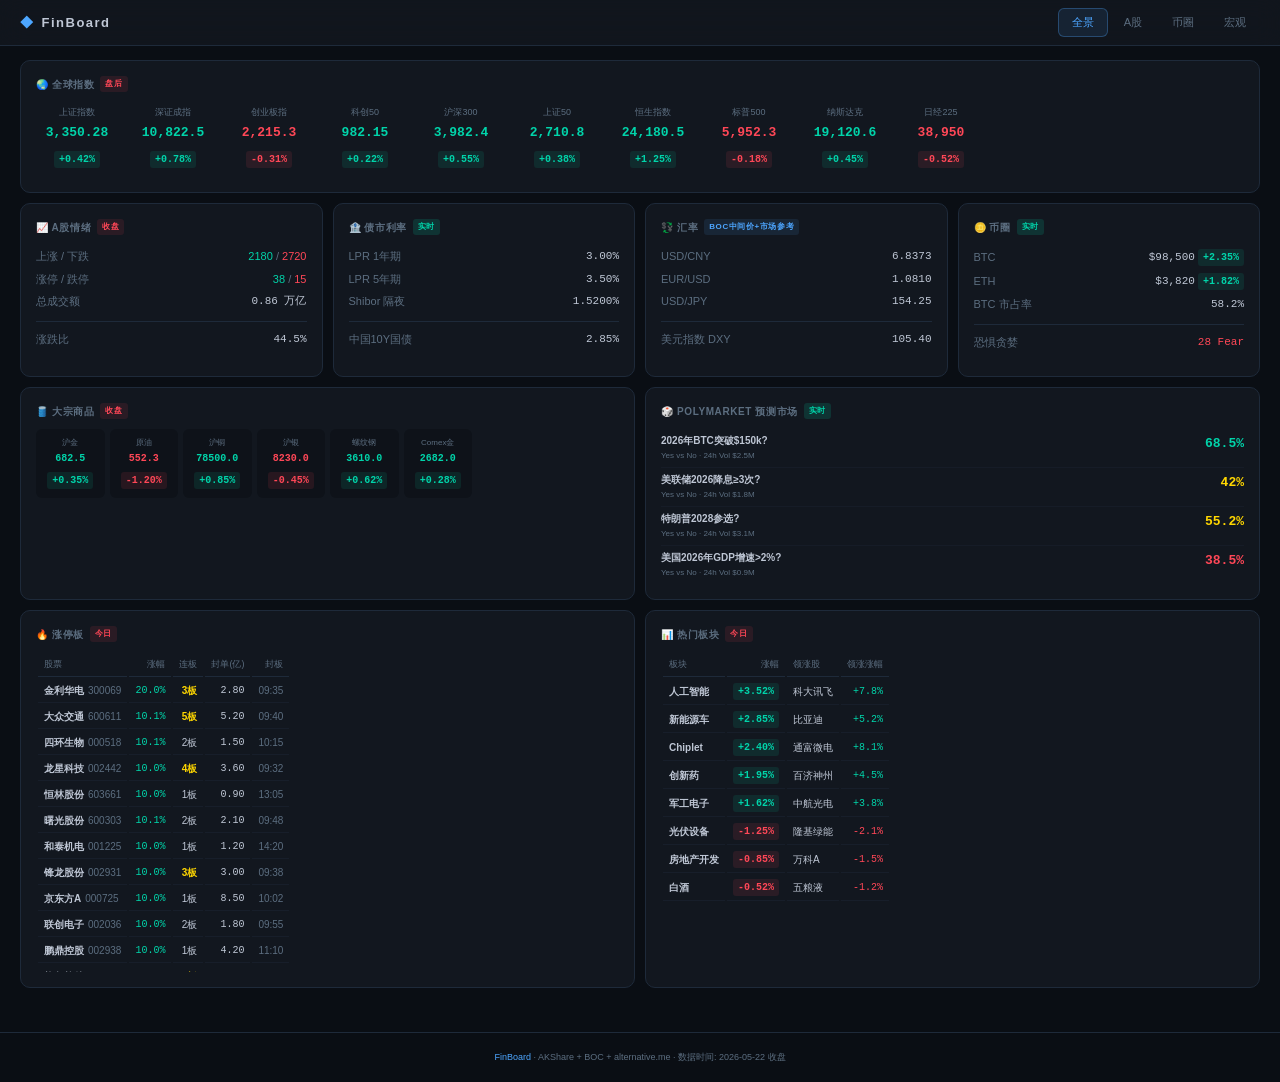
<file: finboard/frontend/public/finboard.html>
<!DOCTYPE html>
<html lang="zh-CN">
<head>
<meta charset="UTF-8">
<meta name="viewport" content="width=device-width, initial-scale=1.0">
<title>FinBoard — 金融全景看板</title>
<style>
:root{--bg:#0a0e14;--p:#12171f;--b:#1e2a3a;--g:#00d4aa;--r:#ff4757;--blu:#4da6ff;--y:#ffd700;--t:#bfc7d5;--m:#5c6e80}
*{margin:0;padding:0;box-sizing:border-box}
body{background:var(--bg);color:var(--t);font-family:'Segoe UI','PingFang SC','Microsoft YaHei',sans-serif;min-height:100vh;line-height:1.5}
.hd{position:sticky;top:0;z-index:50;background:rgba(18,23,31,.9);backdrop-filter:blur(12px);border-bottom:1px solid var(--b);padding:0 20px;display:flex;align-items:center;justify-content:space-between;height:46px}
.hd h1{font-size:13px;font-weight:700;letter-spacing:1.5px;display:flex;align-items:center;gap:7px}
.hd h1 b{color:var(--blu);font-weight:700}
nav{display:flex;gap:2px}
nav a{padding:5px 13px;border-radius:6px;font-size:11px;font-weight:500;color:var(--m);text-decoration:none;border:1px solid transparent;cursor:pointer;transition:all .15s}
nav a:hover{color:var(--t);background:rgba(30,42,58,.4)}
nav a.on{color:var(--blu);background:rgba(77,166,255,.1);border-color:rgba(77,166,255,.3)}
main{max-width:1520px;margin:0 auto;padding:14px 20px}
.c{background:var(--p);border:1px solid var(--b);border-radius:10px;padding:15px;margin-bottom:10px}
.ct{font-size:10px;font-weight:600;color:var(--m);text-transform:uppercase;letter-spacing:.6px;margin-bottom:10px;display:flex;align-items:center;gap:6px}
.ct .tag{font-size:8px;padding:2px 5px;border-radius:3px;font-weight:600;text-transform:none}
.ct .tag.live{background:rgba(0,212,170,.15);color:var(--g)}.ct .tag.off{background:rgba(255,71,87,.1);color:var(--r)}.ct .tag.info{background:rgba(77,166,255,.1);color:var(--blu)}
.mn{font-family:'Cascadia Code','JetBrains Mono','Consolas',monospace;font-variant-numeric:tabular-nums}
.up{color:var(--g)}.dn{color:var(--r)}
.pl{display:inline-block;font-size:10px;padding:1px 5px;border-radius:3px;font-weight:600;font-family:'Cascadia Code',monospace}
.pl.up{background:rgba(0,212,170,.1)}.pl.dn{background:rgba(255,71,87,.1)}
.r4{display:grid;grid-template-columns:repeat(4,1fr);gap:10px}
.r2{display:grid;grid-template-columns:repeat(2,1fr);gap:10px}
.ixs{display:flex;gap:14px;overflow-x:auto;padding-bottom:4px;flex-wrap:wrap}
.ix{flex-shrink:0;min-width:82px;text-align:center;padding:4px 0}
.ix .xn{font-size:9px;color:var(--m);margin-bottom:3px}
.ix .xp{font-size:13px;font-weight:700;margin:3px 0}
.mr{display:flex;justify-content:space-between;align-items:center;padding:3px 0;font-size:11px}
.mr .ml{color:var(--m)}.mr .mv{text-align:right}
.mr2{border-top:1px solid var(--b);margin:8px 0;padding-top:6px}
.tb{width:100%;font-size:10px;border-collapse:collapse;max-height:320px;overflow-y:auto;display:block}
.tb thead{position:sticky;top:0;z-index:1}
.tb th{text-align:left;color:var(--m);font-weight:500;padding:4px 6px;border-bottom:1px solid var(--b);background:var(--p);font-size:9px}
.tb td{padding:4px 6px;border-bottom:1px solid rgba(30,42,58,.4)}
.tb tr:hover td{background:rgba(30,42,58,.2)}
.cg{display:grid;grid-template-columns:repeat(auto-fill,minmax(68px,1fr));gap:5px}
.cgi{text-align:center;background:rgba(10,14,20,.5);border-radius:6px;padding:8px 3px}
.cgi .cn{font-size:8px;color:var(--m);margin-bottom:2px}
.cgi .cp{font-size:10px;font-weight:700}
.poly-i{display:flex;justify-content:space-between;align-items:flex-start;padding:5px 0;gap:8px;font-size:10px;border-bottom:1px solid rgba(30,42,58,.3)}
.poly-i:last-child{border-bottom:none}
.poly-i .pq{flex:1;min-width:0;line-height:1.4}.poly-i .pp{font-size:13px;font-weight:700;flex-shrink:0}
.ft{text-align:center;padding:18px;font-size:9px;color:var(--m);border-top:1px solid var(--b);margin-top:20px}
.ft span{color:var(--blu)}
.kv{font-size:10px;color:var(--m);padding:10px 0}
.ch{width:100%;height:420px;background:var(--bg);border-radius:0 0 10px 10px}
.sb{display:flex;align-items:center;gap:8px;margin-bottom:10px;flex-wrap:wrap}
.sb input{flex:1;min-width:100px;background:var(--bg);border:1px solid var(--b);color:var(--t);padding:6px 10px;border-radius:5px;font-size:11px;font-family:'Cascadia Code',monospace;outline:none}
.sb input:focus{border-color:var(--blu)}
.sb .bt{padding:5px 11px;border-radius:5px;font-size:11px;font-weight:500;border:1px solid var(--b);background:var(--p);color:var(--t);cursor:pointer;white-space:nowrap}
.sb .bt.on{background:rgba(77,166,255,.1);border-color:var(--blu);color:var(--blu)}
.sb .bt:hover{border-color:var(--m)}
@media(max-width:800px){.r4{grid-template-columns:repeat(2,1fr)}.r2{grid-template-columns:1fr}}
@keyframes pulse{0%,100%{opacity:1}50%{opacity:.4}}
</style>
</head>
<body>

<header class="hd">
  <h1><b>◆</b>FinBoard</h1>
  <nav>
    <a class="on" data-tab="dash">全景</a>
    <a data-tab="stocks">A股</a>
    <a data-tab="crypto">币圈</a>
    <a data-tab="macro">宏观</a>
  </nav>
</header>

<main id="main"></main>

<footer class="ft"><span>FinBoard</span> · AKShare + BOC + alternative.me · 数据时间: 2026-05-22 收盘</footer>

<script>
var DATA={updated:"2026-05-22 15:00 CST",global_indexes:[{symbol:"sh000001",name:"上证指数",price:3350.28,change_pct:0.42},{symbol:"sz399001",name:"深证成指",price:10822.50,change_pct:0.78},{symbol:"sz399006",name:"创业板指",price:2215.30,change_pct:-0.31},{symbol:"sh000688",name:"科创50",price:982.15,change_pct:0.22},{symbol:"sh000300",name:"沪深300",price:3982.40,change_pct:0.55},{symbol:"sh000016",name:"上证50",price:2710.80,change_pct:0.38},{symbol:"^HSI",name:"恒生指数",price:24180.50,change_pct:1.25},{symbol:"^GSPC",name:"标普500",price:5952.30,change_pct:-0.18},{symbol:"^IXIC",name:"纳斯达克",price:19120.60,change_pct:0.45},{symbol:"^N225",name:"日经225",price:38950.00,change_pct:-0.52}],a_share_sentiment:{up_count:2180,down_count:2720,limit_up_count:38,limit_down_count:15,total_turnover_yi:0.86,up_ratio:44.5,status:"收盘"},bond_snapshot:{lpr_1y:3.00,lpr_5y:3.50,shibor_on:1.5200,cn_10y_yield:2.85},fx_snapshot:{usd_cny:6.8373,eur_usd:1.0810,usd_jpy:154.25,usd_index:105.40,source:"BOC中间价+市场参考"},crypto_snapshot:{btc_price:98500,btc_change_24h:2.35,eth_price:3820,eth_change_24h:1.82,fear_greed_value:28,fear_greed_classification:"Fear",btc_dominance:58.2,total_market_cap:3.28e12},commodity_snapshot:{"AU":{name:"沪金",price:682.50,change_pct:0.35},"SC":{name:"原油",price:552.30,change_pct:-1.20},"CU":{name:"沪铜",price:78500,change_pct:0.85},"AG":{name:"沪银",price:8230,change_pct:-0.45},"RB":{name:"螺纹钢",price:3610,change_pct:0.62},"GC=F":{name:"Comex金",price:2682.0,change_pct:0.28}},polymarket_snapshot:[{question:"2026年BTC突破$150k?",outcomes:"Yes vs No",probability:68.5,volume_24h:2450000},{question:"美联储2026降息≥3次?",outcomes:"Yes vs No",probability:42.0,volume_24h:1820000},{question:"特朗普2028参选?",outcomes:"Yes vs No",probability:55.2,volume_24h:3100000},{question:"美国2026年GDP增速>2%?",outcomes:"Yes vs No",probability:38.5,volume_24h:950000}],limit_up_pool:[{symbol:"300069",name:"金利华电",change_pct:20.02,consecutive_days:3,limit_order_amount:2.8e8,first_limit_time:"09:35"},{symbol:"600611",name:"大众交通",change_pct:10.08,consecutive_days:5,limit_order_amount:5.2e8,first_limit_time:"09:40"},{symbol:"000518",name:"四环生物",change_pct:10.05,consecutive_days:2,limit_order_amount:1.5e8,first_limit_time:"10:15"},{symbol:"002442",name:"龙星科技",change_pct:10.02,consecutive_days:4,limit_order_amount:3.6e8,first_limit_time:"09:32"},{symbol:"603661",name:"恒林股份",change_pct:10.01,consecutive_days:1,limit_order_amount:0.9e8,first_limit_time:"13:05"},{symbol:"600303",name:"曙光股份",change_pct:10.06,consecutive_days:2,limit_order_amount:2.1e8,first_limit_time:"09:48"},{symbol:"001225",name:"和泰机电",change_pct:9.99,consecutive_days:1,limit_order_amount:1.2e8,first_limit_time:"14:20"},{symbol:"002931",name:"锋龙股份",change_pct:10.03,consecutive_days:3,limit_order_amount:3.0e8,first_limit_time:"09:38"},{symbol:"000725",name:"京东方A",change_pct:10.00,consecutive_days:1,limit_order_amount:8.5e8,first_limit_time:"10:02"},{symbol:"002036",name:"联创电子",change_pct:10.04,consecutive_days:2,limit_order_amount:1.8e8,first_limit_time:"09:55"},{symbol:"002938",name:"鹏鼎控股",change_pct:10.01,consecutive_days:1,limit_order_amount:4.2e8,first_limit_time:"11:10"},{symbol:"603232",name:"格尔软件",change_pct:9.98,consecutive_days:6,limit_order_amount:6.0e8,first_limit_time:"09:30"},{symbol:"600172",name:"黄河旋风",change_pct:10.07,consecutive_days:1,limit_order_amount:0.7e8,first_limit_time:"13:45"},{symbol:"000636",name:"风华高科",change_pct:10.02,consecutive_days:1,limit_order_amount:3.3e8,first_limit_time:"10:30"},{symbol:"600519",name:"贵州茅台",change_pct:5.30,consecutive_days:0,limit_order_amount:0,first_limit_time:"—"}],hot_sectors:[{sector_name:"人工智能",change_pct:3.52,leading_stock:"科大讯飞",leading_change:7.8},{sector_name:"新能源车",change_pct:2.85,leading_stock:"比亚迪",leading_change:5.2},{sector_name:"Chiplet",change_pct:2.40,leading_stock:"通富微电",leading_change:8.1},{sector_name:"创新药",change_pct:1.95,leading_stock:"百济神州",leading_change:4.5},{sector_name:"军工电子",change_pct:1.62,leading_stock:"中航光电",leading_change:3.8},{sector_name:"光伏设备",change_pct:-1.25,leading_stock:"隆基绿能",leading_change:-2.1},{sector_name:"房地产开发",change_pct:-0.85,leading_stock:"万科A",leading_change:-1.5},{sector_name:"白酒",change_pct:-0.52,leading_stock:"五粮液",leading_change:-1.2}],macro_indicators:{cpi_yoy:0.3,ppi_yoy:-2.5,pmi_manufacturing:50.2,m2_yoy:7.8,social_financing:4.8,foreign_reserves:3.25},ai_news:[{source:"arXiv",title:"Scaling RL for Reasoning: A Survey of Post-Training Methods for LLMs",date:"2026-05-21"},{source:"机器之心",title:"DeepSeek-V4 发布：全面超越 GPT-5，推理成本降低 90%",date:"2026-05-22"},{source:"HuggingFace",title:"Qwen3-235B 开源：首个超越 Llama-4 的国产全开源模型",date:"2026-05-20"},{source:"TheVerge",title:"Apple unveils on-device AI chip M6 with 40 TOPS Neural Engine",date:"2026-05-21"},{source:"GitHub",title:"browser-use/web-ui: AI agent for browser automation hits 50k stars",date:"2026-05-22"}]};

function Q(s,e){return(e||document).querySelector(s)}
function QA(s,e){return(e||document).querySelectorAll(s)}
function F(n,d){d=d||2;return Number(n||0).toFixed(d)}
function FB(n){n=Number(n||0);if(n>=1e12)return F(n/1e12,2)+'万亿';if(n>=1e8)return F(n/1e8,2)+'亿';if(n>=1e4)return F(n/1e4,1)+'万';return n.toLocaleString()}
function C(v){return v>0?'up':v<0?'dn':''}
function PL(v){var c=C(v||0);return'<span class="pl '+c+'">'+(v>0?'+':'')+F(v)+'%</span>'}

var tab='dash',cSym='000001';

function rDash(){
  var d=DATA,a=d.a_share_sentiment,b=d.bond_snapshot,f=d.fx_snapshot,gi=d.global_indexes,c=d.crypto_snapshot,cm=d.commodity_snapshot,pm=d.polymarket_snapshot,lu=d.limit_up_pool,sc=d.hot_sectors;
  var ih='<div class="ixs">';
  for(var i=0;i<gi.length;i++){var x=gi[i];ih+='<div class="ix"><div class="xn">'+x.name+'</div><div class="xp mn '+C(x.change_pct)+'">'+(x.price?x.price.toLocaleString():'—')+'</div>'+PL(x.change_pct)+'</div>'}
  ih+='</div>';
  var h='';
  h+='<div class="c"><div class="ct">🌏 全球指数 <span class="tag off">盘后</span></div>'+ih+'</div>';
  h+='<div class="r4">';
  h+='<div class="c"><div class="ct">📈 A股情绪 <span class="tag off">'+a.status+'</span></div><div class="mr"><span class="ml">上涨 / 下跌</span><span class="mv"><span class="up">'+a.up_count+'</span> <span style="color:var(--m)">/</span> <span class="dn">'+a.down_count+'</span></span></div><div class="mr"><span class="ml">涨停 / 跌停</span><span class="mv"><span class="up">'+a.limit_up_count+'</span> <span style="color:var(--m)">/</span> <span class="dn">'+a.limit_down_count+'</span></span></div><div class="mr"><span class="ml">总成交额</span><span class="mv mn">'+a.total_turnover_yi.toFixed(2)+' 万亿</span></div><div class="mr2"><div class="mr"><span class="ml">涨跌比</span><span class="mv mn">'+a.up_ratio+'%</span></div></div></div>';
  h+='<div class="c"><div class="ct">🏦 债市利率 <span class="tag live">实时</span></div><div class="mr"><span class="ml">LPR 1年期</span><span class="mv mn">'+F(b.lpr_1y)+'%</span></div><div class="mr"><span class="ml">LPR 5年期</span><span class="mv mn">'+F(b.lpr_5y)+'%</span></div><div class="mr"><span class="ml">Shibor 隔夜</span><span class="mv mn">'+F(b.shibor_on,4)+'%</span></div><div class="mr2"><div class="mr"><span class="ml">中国10Y国债</span><span class="mv mn">'+F(b.cn_10y_yield)+'%</span></div></div></div>';
  h+='<div class="c"><div class="ct">💱 汇率 <span class="tag info">'+f.source+'</span></div><div class="mr"><span class="ml">USD/CNY</span><span class="mv mn">'+F(f.usd_cny,4)+'</span></div><div class="mr"><span class="ml">EUR/USD</span><span class="mv mn">'+F(f.eur_usd,4)+'</span></div><div class="mr"><span class="ml">USD/JPY</span><span class="mv mn">'+F(f.usd_jpy,2)+'</span></div><div class="mr2"><div class="mr"><span class="ml">美元指数 DXY</span><span class="mv mn">'+F(f.usd_index,2)+'</span></div></div></div>';
  var fg=c.fear_greed_value,fgc=fg>60?'var(--g)':fg<40?'var(--r)':'var(--y)';
  h+='<div class="c"><div class="ct">🪙 币圈 <span class="tag live">实时</span></div><div class="mr"><span class="ml">BTC</span><span class="mv"><span class="mn">$'+Number(c.btc_price).toLocaleString()+'</span> '+PL(c.btc_change_24h)+'</span></div><div class="mr"><span class="ml">ETH</span><span class="mv"><span class="mn">$'+Number(c.eth_price).toLocaleString()+'</span> '+PL(c.eth_change_24h)+'</span></div><div class="mr"><span class="ml">BTC 市占率</span><span class="mv mn">'+F(c.btc_dominance,1)+'%</span></div><div class="mr2"><div class="mr"><span class="ml">恐惧贪婪</span><span class="mv mn" style="color:'+fgc+'">'+fg+' <span style="font-weight:400">'+c.fear_greed_classification+'</span></span></div></div></div>';
  h+='</div><div class="r2">';
  h+='<div class="c"><div class="ct">🛢️ 大宗商品 <span class="tag off">收盘</span></div><div class="cg">';
  var ce=Object.entries(cm).slice(0,6);
  for(var j=0;j<ce.length;j++){var v=ce[j],it=v[1];h+='<div class="cgi"><div class="cn">'+it.name+'</div><div class="cp mn '+C(it.change_pct)+'">'+F(it.price,1)+'</div>'+PL(it.change_pct)+'</div>'}
  h+='</div></div>';
  h+='<div class="c"><div class="ct">🎲 Polymarket 预测市场 <span class="tag live">实时</span></div>';
  for(var k=0;k<pm.length;k++){var pp=pm[k];h+='<div class="poly-i"><div class="pq"><b>'+pp.question+'</b><br><span style="color:var(--m);font-size:8px">'+pp.outcomes+' · 24h Vol $'+(pp.volume_24h/1e6).toFixed(1)+'M</span></div><div class="pp mn" style="color:'+(pp.probability>60?'var(--g)':pp.probability<40?'var(--r)':'var(--y)')+'">'+pp.probability+'%</div></div>'}
  h+='</div></div>';
  h+='<div class="r2">';
  h+='<div class="c"><div class="ct">🔥 涨停板 <span class="tag off">今日</span></div><div class="tb"><table><thead><tr><th>股票</th><th style="text-align:right">涨幅</th><th style="text-align:right">连板</th><th style="text-align:right">封单(亿)</th><th style="text-align:right">封板</th></tr></thead><tbody>';
  for(var m=0;m<Math.min(lu.length,15);m++){var l=lu[m];h+='<tr><td><b>'+l.name+'</b><span style="color:var(--m);margin-left:4px">'+l.symbol+'</span></td><td style="text-align:right" class="up mn">'+F(l.change_pct,1)+'%</td><td style="text-align:right"><span style="color:'+(l.consecutive_days>=3?'var(--y)':'')+';font-weight:'+(l.consecutive_days>=3?'700':'400')+'">'+(l.consecutive_days>0?l.consecutive_days+'板':'—')+'</span></td><td style="text-align:right" class="mn">'+F((l.limit_order_amount||0)/1e8,2)+'</td><td style="text-align:right;color:var(--m)">'+l.first_limit_time+'</td></tr>'}
  h+='</tbody></table></div></div>';
  h+='<div class="c"><div class="ct">📊 热门板块 <span class="tag off">今日</span></div><div class="tb"><table><thead><tr><th>板块</th><th style="text-align:right">涨幅</th><th>领涨股</th><th style="text-align:right">领涨涨幅</th></tr></thead><tbody>';
  for(var n=0;n<sc.length;n++){var s=sc[n];h+='<tr><td><b>'+s.sector_name+'</b></td><td style="text-align:right">'+PL(s.change_pct)+'</td><td>'+s.leading_stock+'</td><td style="text-align:right" class="mn '+C(s.leading_change||0)+'">'+(s.leading_change>0?'+':'')+F(s.leading_change,1)+'%</td></tr>'}
  h+='</tbody></table></div></div>';
  return h;
}

function rStocks(){
  var W=['000001','600519','300750','601318','000858','002594'];
  var h='<div class="c" style="margin-bottom:10px"><div class="sb"><span style="font-size:10px;color:var(--m)">快速查看</span>';
  for(var i=0;i<W.length;i++)h+='<a class="bt'+(cSym===W[i]?' on':'')+'" onclick="selS(\''+W[i]+'\')">'+W[i]+'</a>';
  h+='<input id="si" placeholder="输入股票代码..." value="'+cSym+'" onkeydown="if(event.key==\'Enter\')selS(this.value)" style="margin-left:auto"><a class="bt on" onclick="selS(Q(\'#si\').value)">查看</a></div></div>';
  h+='<div class="c" style="padding:0"><div style="padding:12px 14px;display:flex;justify-content:space-between;align-items:center"><div><span style="font-size:13px;font-weight:600" id="cn">'+cSym+'</span></div><div style="text-align:right"><div class="mn" style="font-size:17px;font-weight:700;color:var(--g)" id="cp">—</div><div class="mn" style="font-size:11px" id="cc">—</div></div></div><div class="ch" id="ccont"></div></div>';
  return h;
}

function rCrypto(){
  var c=DATA.crypto_snapshot;
  var h='<div class="r2">';
  h+='<div class="c"><div class="ct">Bitcoin (BTC) <span class="tag live">实时</span></div><div class="mr"><span class="ml">价格</span><span class="mv mn" style="font-size:18px;font-weight:700">$'+Number(c.btc_price).toLocaleString()+'</span></div><div class="mr"><span class="ml">24h 涨跌</span><span class="mv">'+PL(c.btc_change_24h)+'</span></div><div class="mr"><span class="ml">市值占比</span><span class="mv mn">'+F(c.btc_dominance,1)+'%</span></div><div class="mr"><span class="ml">总市值</span><span class="mv mn">$'+(c.total_market_cap/1e12).toFixed(2)+'T</span></div></div>';
  h+='<div class="c"><div class="ct">Ethereum (ETH) <span class="tag live">实时</span></div><div class="mr"><span class="ml">价格</span><span class="mv mn" style="font-size:18px;font-weight:700">$'+Number(c.eth_price).toLocaleString()+'</span></div><div class="mr"><span class="ml">24h 涨跌</span><span class="mv">'+PL(c.eth_change_24h)+'</span></div><div class="mr2"><div class="mr"><span class="ml">恐惧贪婪指数</span><span class="mv mn" style="font-size:16px;color:'+(c.fear_greed_value>60?'var(--g)':c.fear_greed_value<40?'var(--r)':'var(--y)')+'">'+c.fear_greed_value+' <span style="font-size:12px;font-weight:400">'+c.fear_greed_classification+'</span></span></div></div></div>';
  h+='</div>';
  return h;
}

function rMacro(){
  var m=DATA.macro_indicators,b=DATA.bond_snapshot,f=DATA.fx_snapshot;
  var h='<div class="r4">';
  h+='<div class="c"><div class="ct">📊 物价</div><div class="mr"><span class="ml">CPI 同比</span><span class="mv mn">'+F(m.cpi_yoy,1)+'%</span></div><div class="mr"><span class="ml">PPI 同比</span><span class="mv mn">'+F(m.ppi_yoy,1)+'%</span></div><div class="mr"><span class="ml">PMI 制造业</span><span class="mv mn '+C(m.pmi_manufacturing-50)+'">'+F(m.pmi_manufacturing,1)+'</span></div></div>';
  h+='<div class="c"><div class="ct">💰 货币</div><div class="mr"><span class="ml">M2 同比</span><span class="mv mn">'+F(m.m2_yoy,1)+'%</span></div><div class="mr"><span class="ml">社融增量</span><span class="mv mn">'+F(m.social_financing,1)+' 万亿</span></div><div class="mr"><span class="ml">外汇储备</span><span class="mv mn">$'+F(m.foreign_reserves,2)+'T</span></div></div>';
  h+='<div class="c"><div class="ct">🏦 利率</div><div class="mr"><span class="ml">LPR 1Y</span><span class="mv mn">'+F(b.lpr_1y)+'%</span></div><div class="mr"><span class="ml">LPR 5Y</span><span class="mv mn">'+F(b.lpr_5y)+'%</span></div><div class="mr"><span class="ml">Shibor 隔夜</span><span class="mv mn">'+F(b.shibor_on,4)+'%</span></div></div>';
  h+='<div class="c"><div class="ct">💱 汇率</div><div class="mr"><span class="ml">USD/CNY</span><span class="mv mn">'+F(f.usd_cny,4)+'</span></div><div class="mr"><span class="ml">EUR/USD</span><span class="mv mn">'+F(f.eur_usd,4)+'</span></div><div class="mr"><span class="ml">USD/JPY</span><span class="mv mn">'+F(f.usd_jpy,2)+'</span></div></div>';
  h+='</div>';
  h+='<div class="c"><div class="ct">🤖 AI 最新动向</div>';
  var an=DATA.ai_news;
  for(var i=0;i<an.length;i++){var n=an[i];h+='<div style="padding:5px 0;border-bottom:1px solid rgba(30,42,58,.3);font-size:10px"><span style="color:var(--blu);font-weight:600">['+n.source+']</span> <span style="color:var(--t)">'+n.title+'</span> <span style="color:var(--m);float:right">'+n.date+'</span></div>'}
  h+='</div>';
  return h;
}

var chartLoaded=false,chart=null,candle=null;
function loadChartLib(cb){
  if(typeof LightweightCharts!=='undefined'){chartLoaded=true;cb();return}
  var s=document.createElement('script');
  s.src='https://cdn.jsdelivr.net/npm/lightweight-charts@4.2.2/dist/lightweight-charts.standalone.production.js';
  s.onload=function(){chartLoaded=true;cb()};
  s.onerror=function(){Q('#ccont').innerHTML='<div style="text-align:center;padding:40px;color:var(--m)">📉 K线图需要网络加载图表库<br><span style="font-size:10px">其他数据不受影响</span></div>'};
  document.head.appendChild(s);
}
function initChart(){
  var c=Q('#ccont');if(!c)return;
  loadChartLib(function(){
    if(chart)try{chart.remove()}catch(e){}
    chart=LightweightCharts.createChart(c,{width:c.clientWidth,height:420,layout:{background:{color:'#0a0e14'},textColor:'#5c6e80'},grid:{vertLines:{color:'#1e2a3a'},horzLines:{color:'#1e2a3a'}},crosshair:{mode:0},timeScale:{borderColor:'#1e2a3a'},rightPriceScale:{borderColor:'#1e2a3a'}});
    candle=chart.addCandlestickSeries({upColor:'#00d4aa',downColor:'#ff4757',borderUpColor:'#00d4aa',borderDownColor:'#ff4757',wickUpColor:'#00d4aa',wickDownColor:'#ff4757'});
    window.addEventListener('resize',function(){if(chart&&c)chart.applyOptions({width:c.clientWidth})});
    updChart(cSym);
  });
}
function updChart(sym){
  var bp=15,data=[],p=bp,now=new Date();
  for(var i=60;i>=0;i--){var d=new Date(now);d.setDate(d.getDate()-i);var ts=d.toISOString().split('T')[0];var ch=(Math.random()-0.48)*p*0.03,o=p,c2=p+ch,h=Math.max(o,c2)+Math.random()*p*0.01,l=Math.min(o,c2)-Math.random()*p*0.01;data.push({time:ts,open:+o.toFixed(2),high:+h.toFixed(2),low:+l.toFixed(2),close:+c2.toFixed(2)});p=c2}
  if(candle)candle.setData(data);Q('#cn').textContent=sym;
}
function selS(sym){cSym=sym;updChart(sym);QA('.sb .bt').forEach(function(b){b.className='bt'+(b.textContent===sym?' on':'')})}

function render(){
  var m=Q('#main');
  if(tab==='dash')m.innerHTML=rDash();
  else if(tab==='stocks'){m.innerHTML=rStocks();setTimeout(initChart,200)}
  else if(tab==='crypto')m.innerHTML=rCrypto();
  else if(tab==='macro')m.innerHTML=rMacro();
}

QA('nav a').forEach(function(a){a.addEventListener('click',function(){QA('nav a').forEach(function(x){x.classList.remove('on')});a.classList.add('on');tab=a.dataset.tab;render()})});

render();
</script>
</body>
</html>
</file>
